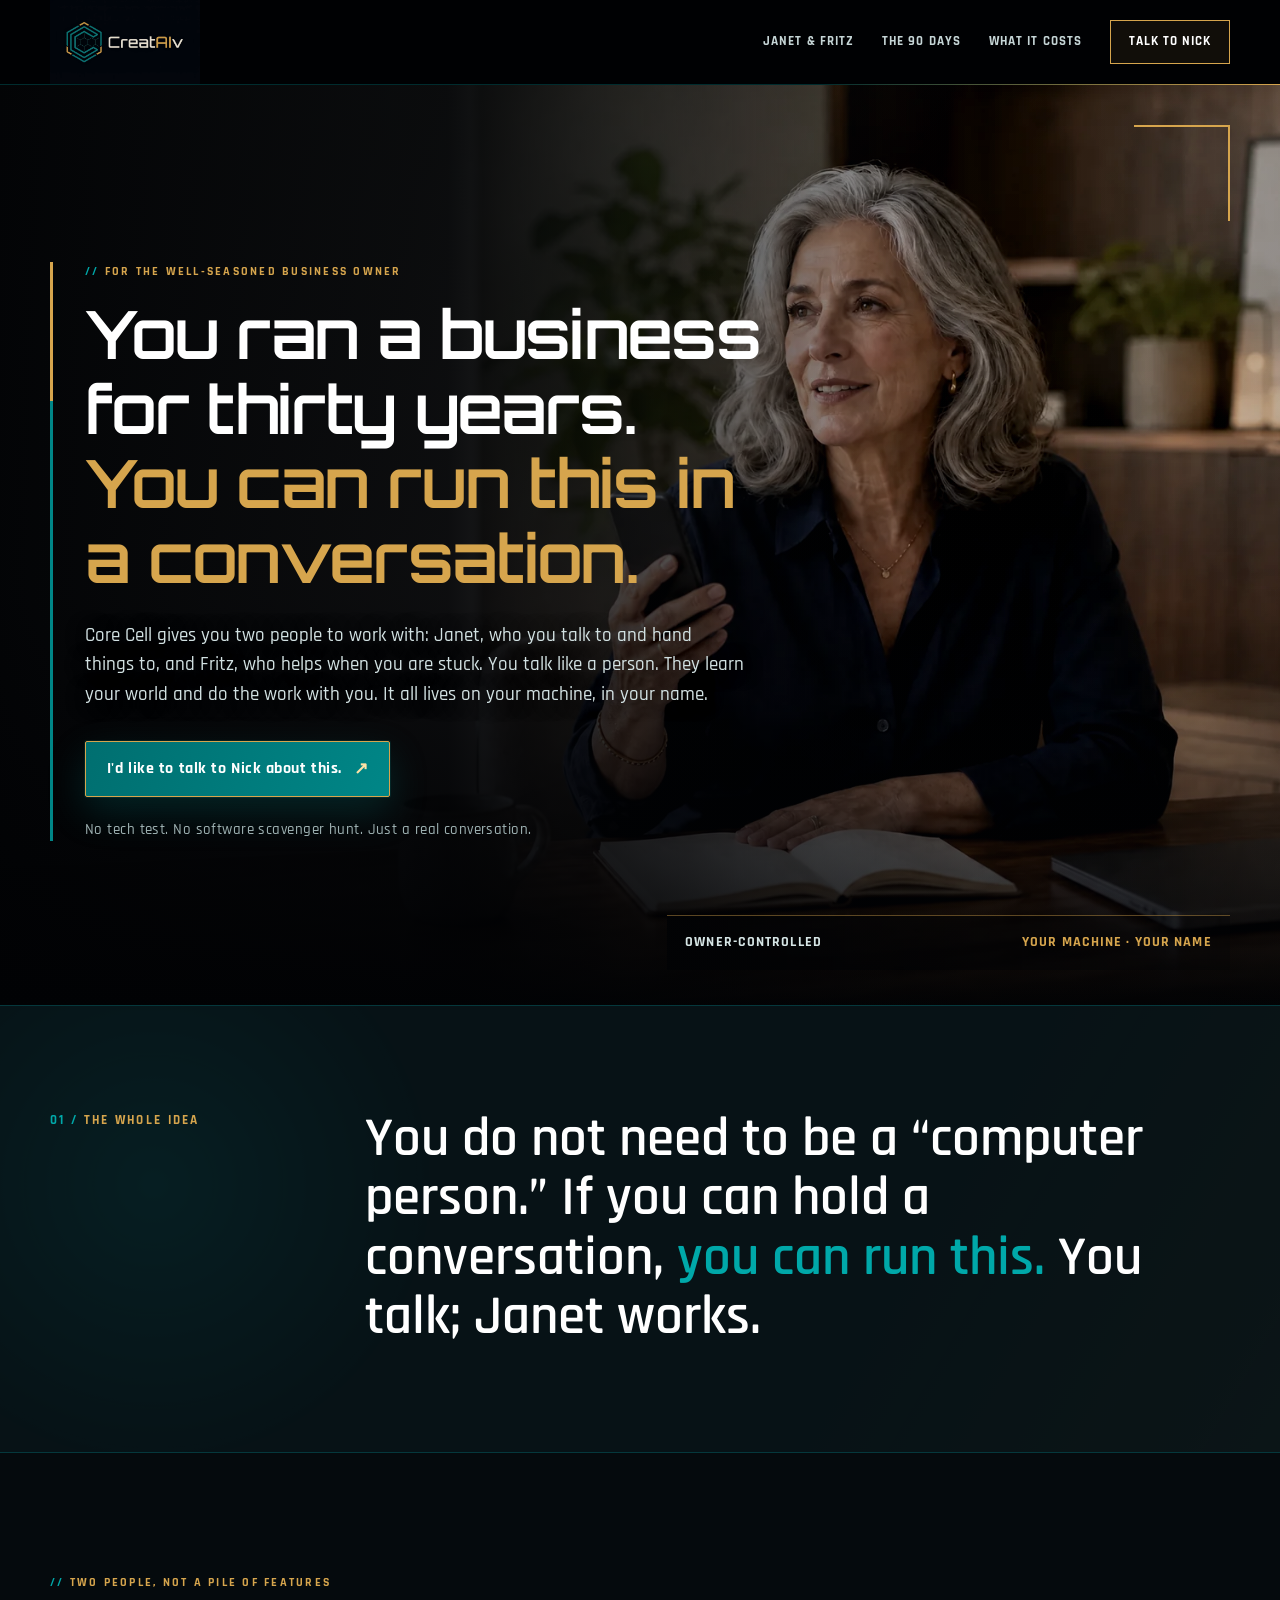
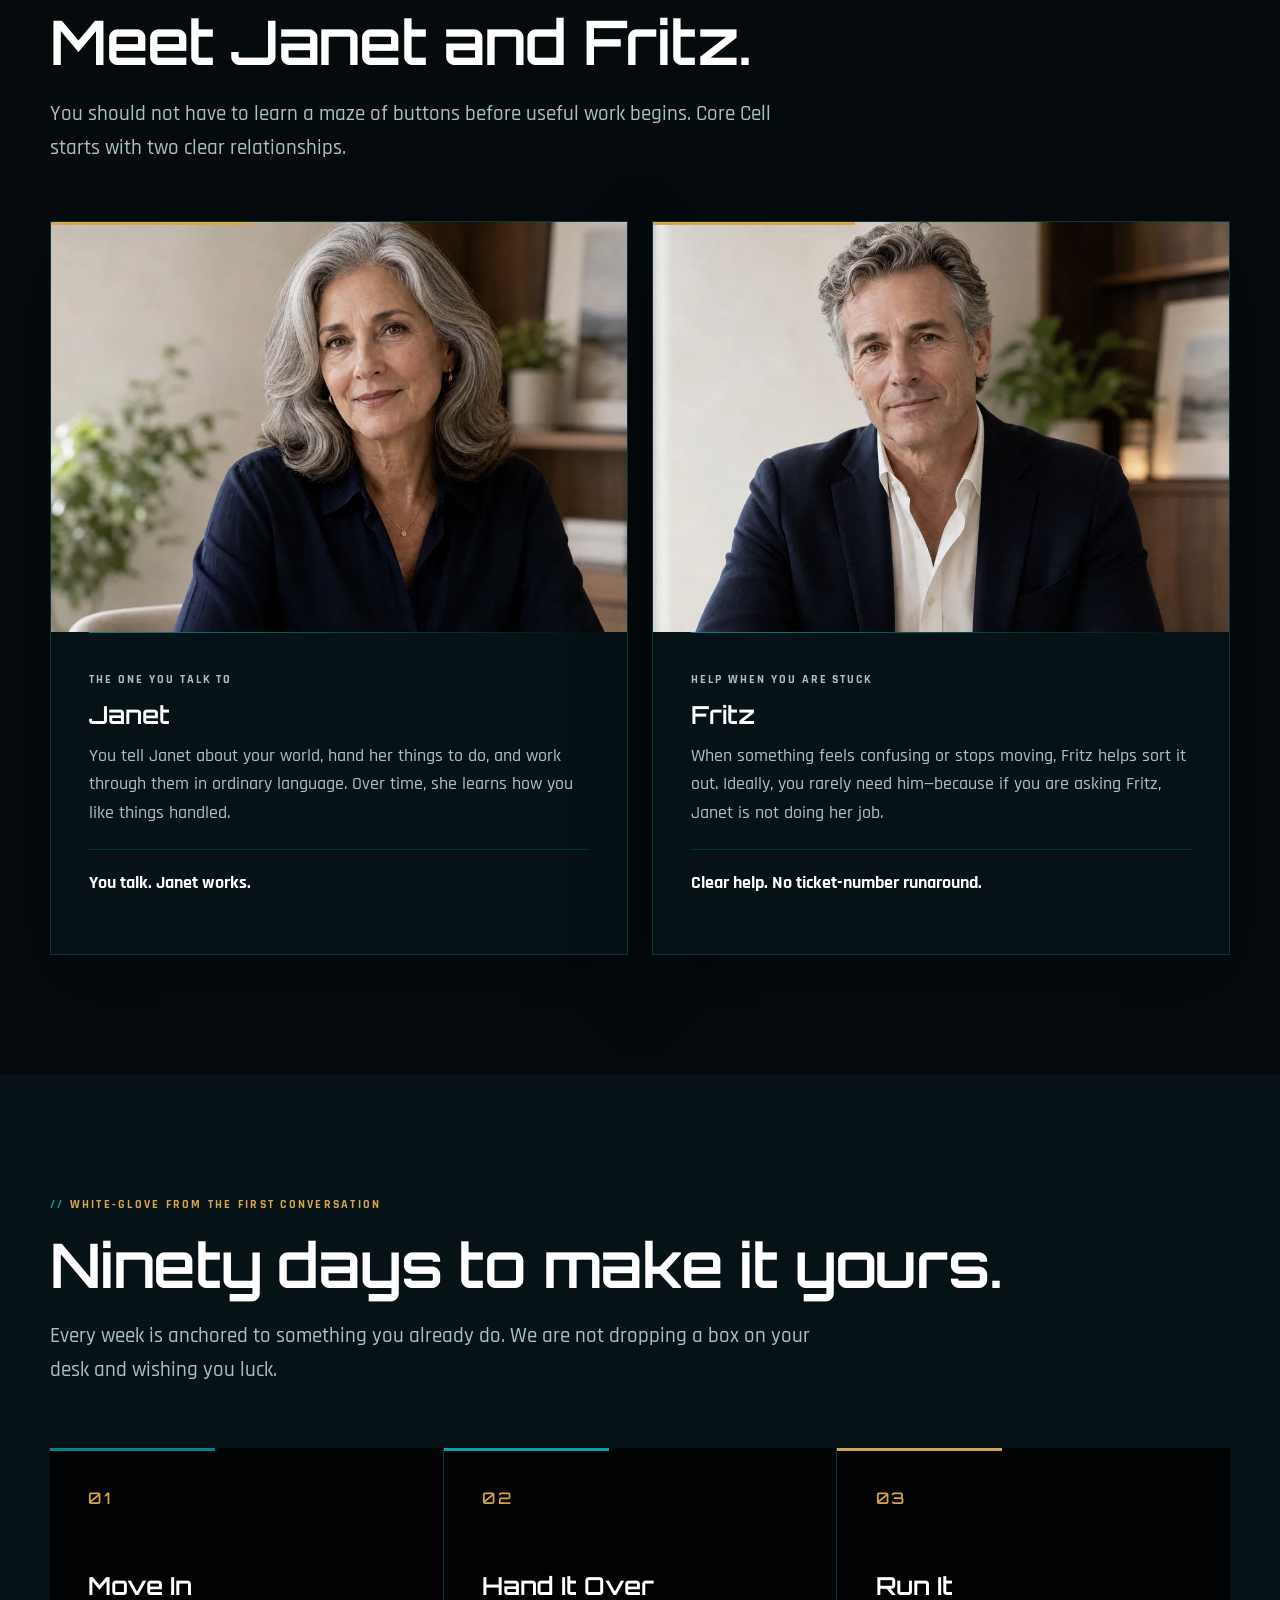
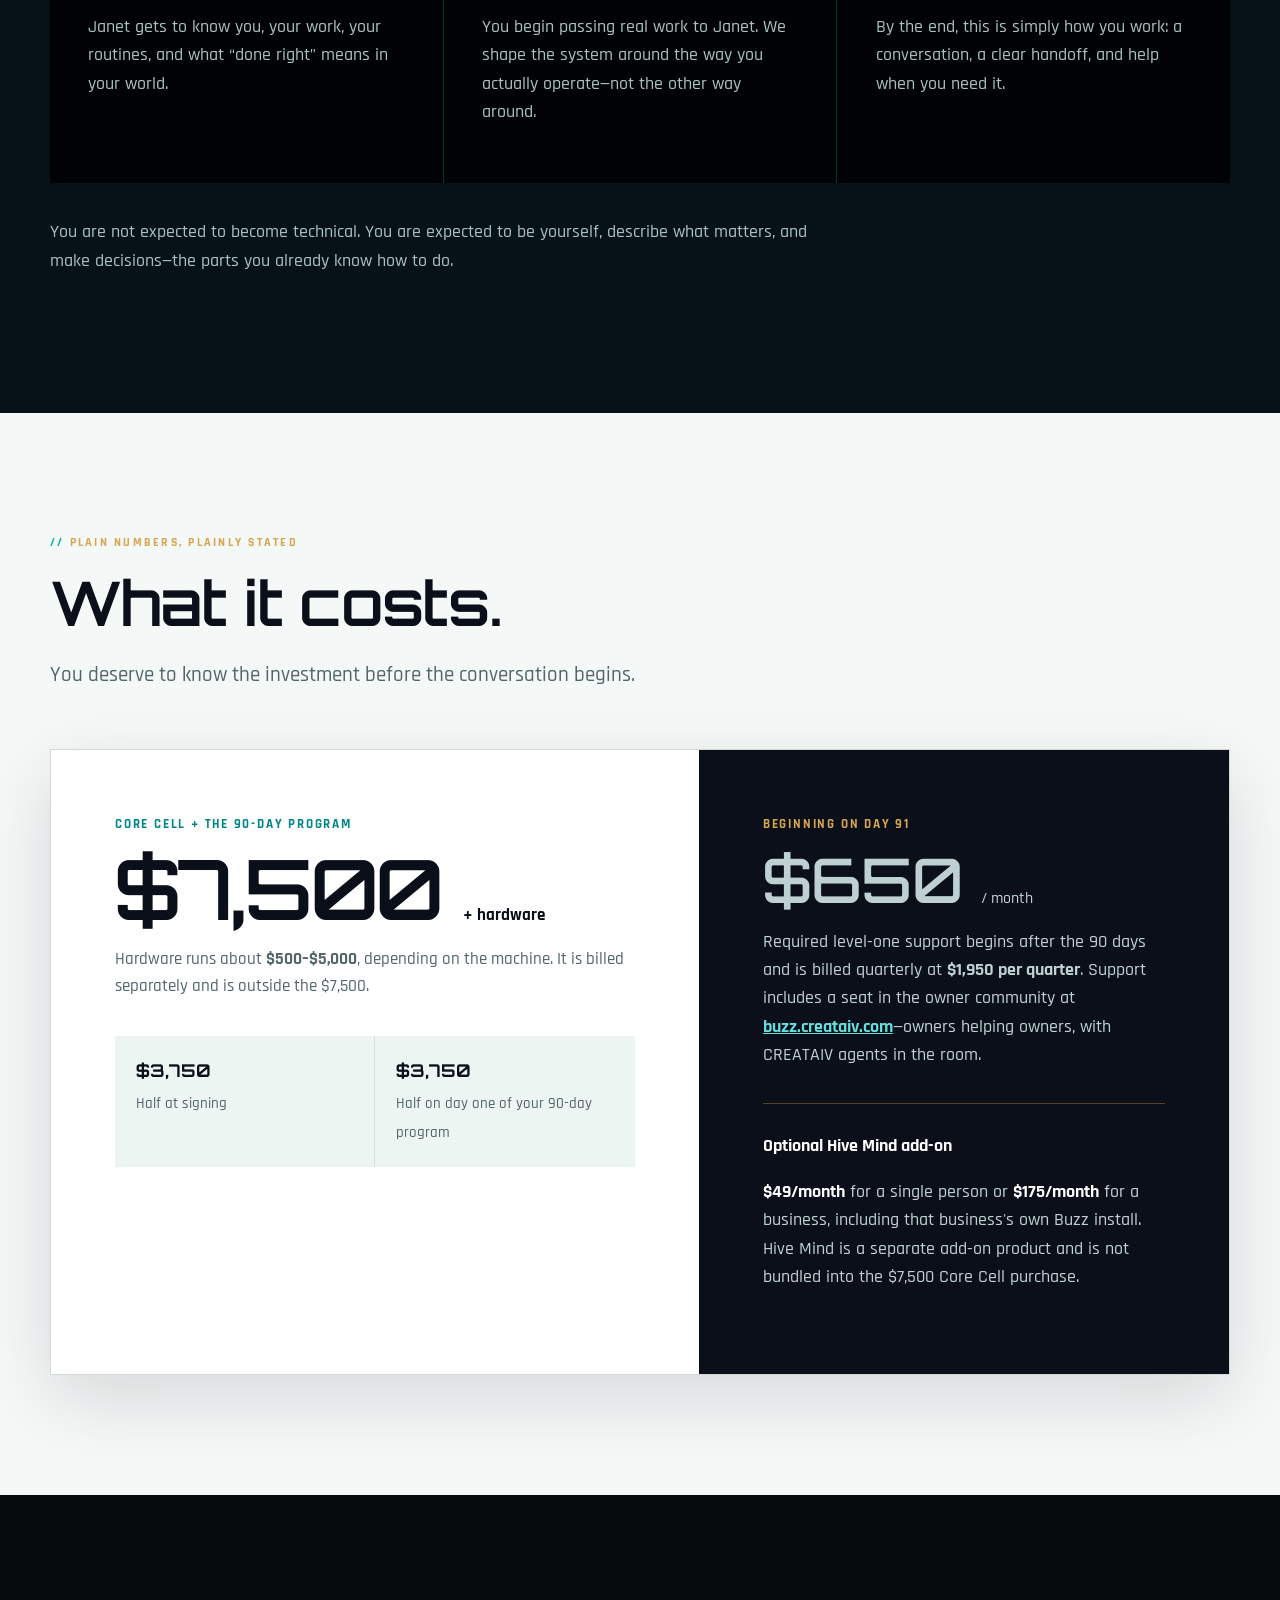
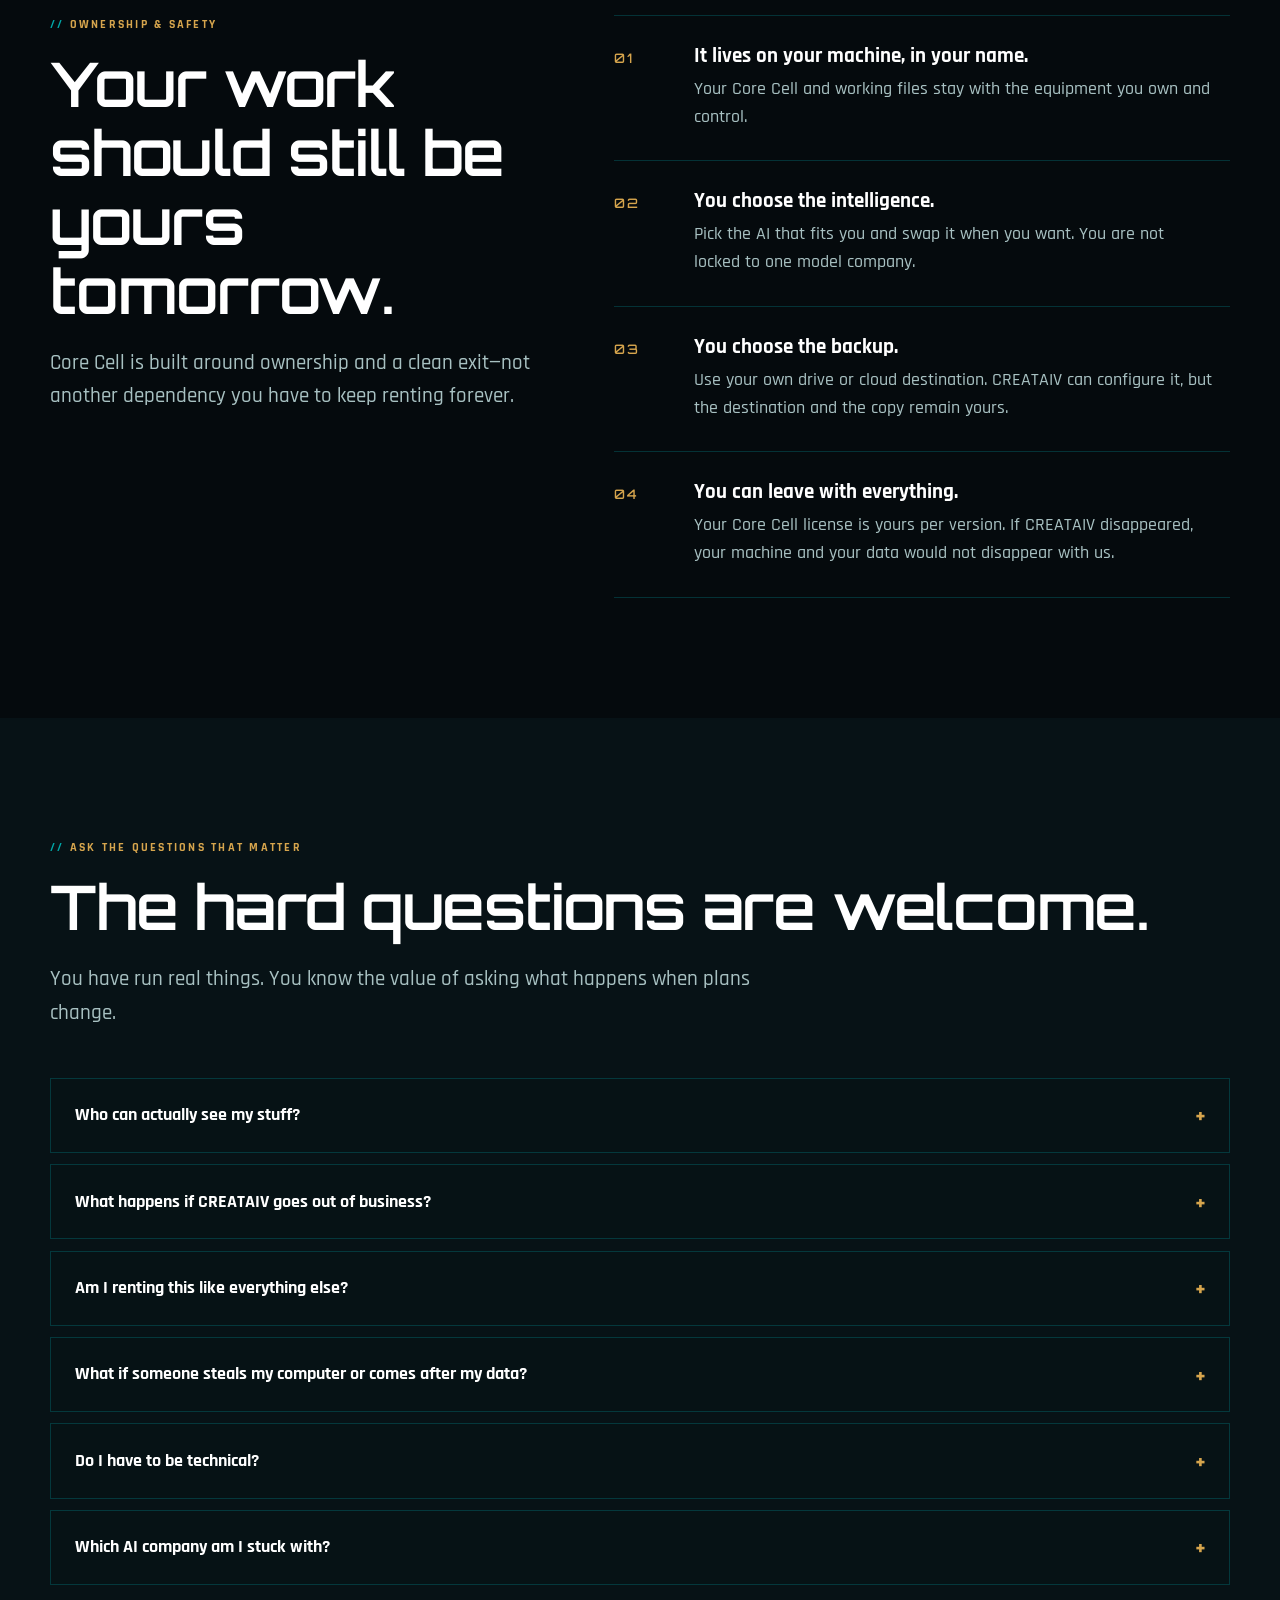
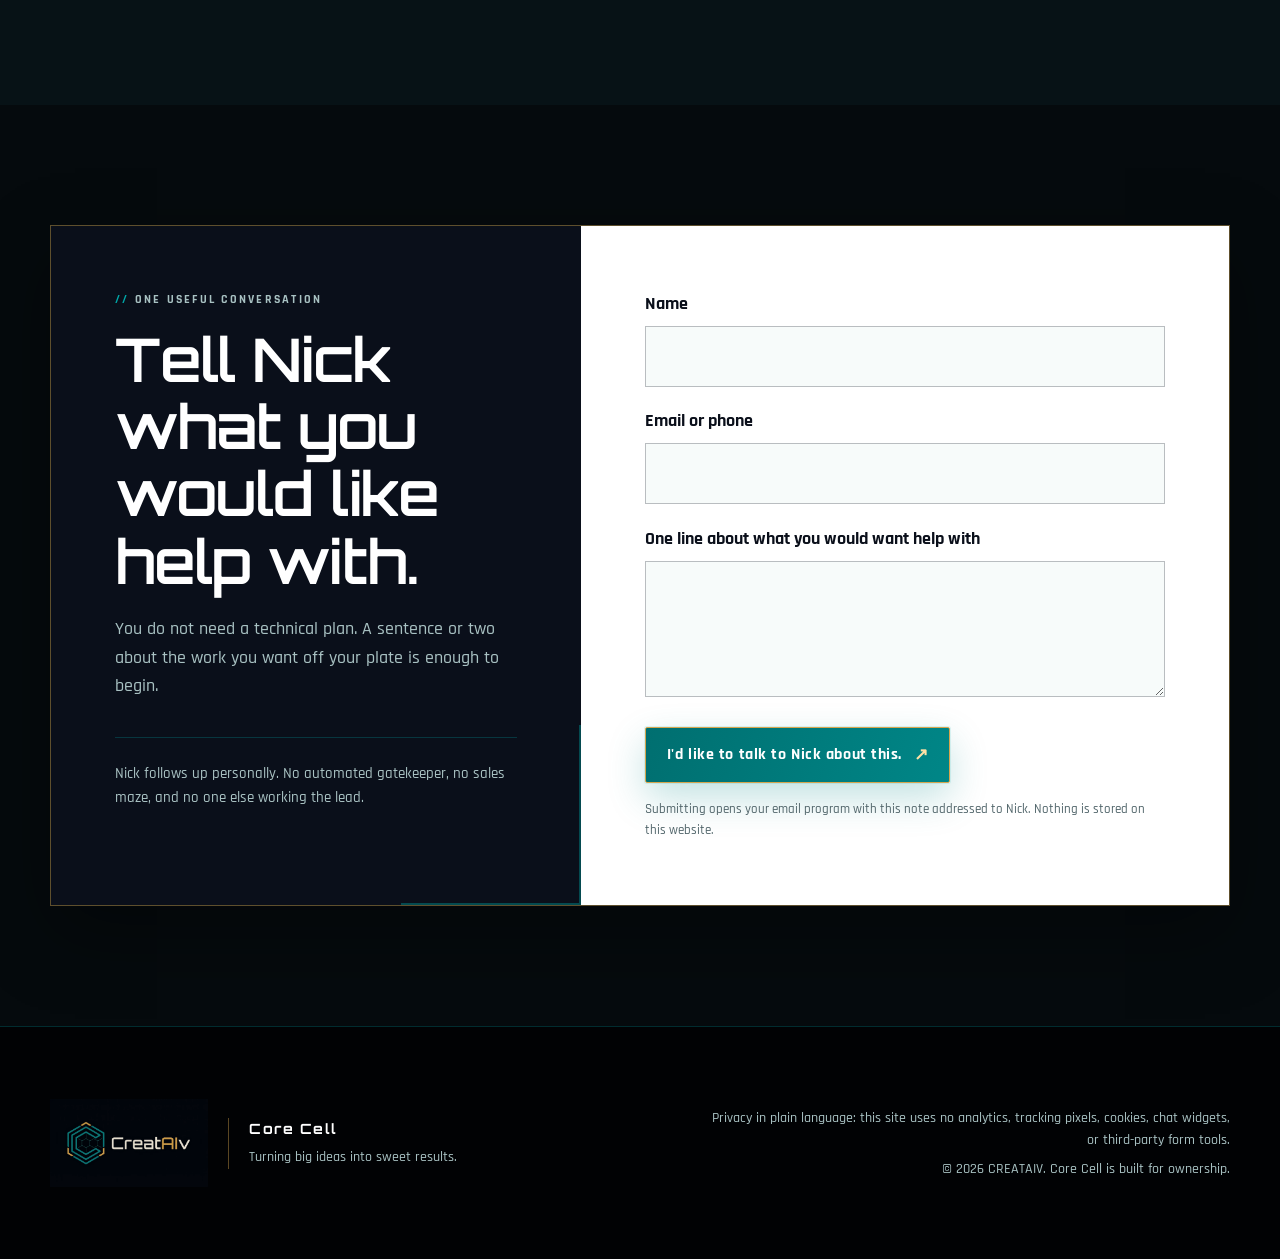
<file: index.html>
<!doctype html>
<!-- CreatAIv Christina microsite redesign v2.0 — 2026-07-25 -->
<html lang="en">
<head>
  <meta charset="utf-8">
  <meta name="viewport" content="width=device-width, initial-scale=1">
  <title>Core Cell for Well-Seasoned Business Owners | CREATAIV</title>
  <meta name="description" content="If you can hold a conversation, you can run Core Cell. Meet Janet and Fritz, keep your work on your machine, and own the way you use AI.">
  <link rel="canonical" href="https://retired.smb.creataiv.com/">
  <meta name="robots" content="index,follow">
  <meta property="og:type" content="website">
  <meta property="og:title" content="Core Cell for Well-Seasoned Business Owners | CREATAIV">
  <meta property="og:description" content="Two people to work with, a white-glove 90 days, and a system that lives on your machine, in your name.">
  <meta property="og:url" content="https://retired.smb.creataiv.com/">
  <meta property="og:image" content="https://retired.smb.creataiv.com/assets/og-preview.webp">
  <meta property="og:image:alt" content="CreatAIv Core Cell for well-seasoned business owners with a confident owner in conversation.">
  <meta name="twitter:card" content="summary_large_image">
  <meta name="twitter:title" content="Core Cell for Well-Seasoned Business Owners | CREATAIV">
  <meta name="twitter:description" content="If you can hold a conversation, you can run this.">
  <meta name="twitter:image" content="https://retired.smb.creataiv.com/assets/og-preview.webp">
  <link rel="icon" type="image/png" href="assets/favicon.png">
  <style>
    @font-face {
      font-family: "Orbitron";
      src: url("assets/fonts/Orbitron-Variable.ttf") format("truetype");
      font-weight: 400 900;
      font-style: normal;
      font-display: swap;
    }
    @font-face {
      font-family: "Rajdhani";
      src: url("assets/fonts/Rajdhani-Regular.ttf") format("truetype");
      font-weight: 400;
      font-style: normal;
      font-display: swap;
    }
    @font-face {
      font-family: "Rajdhani";
      src: url("assets/fonts/Rajdhani-Medium.ttf") format("truetype");
      font-weight: 500;
      font-style: normal;
      font-display: swap;
    }
    @font-face {
      font-family: "Rajdhani";
      src: url("assets/fonts/Rajdhani-SemiBold.ttf") format("truetype");
      font-weight: 600;
      font-style: normal;
      font-display: swap;
    }
    @font-face {
      font-family: "Rajdhani";
      src: url("assets/fonts/Rajdhani-Bold.ttf") format("truetype");
      font-weight: 700;
      font-style: normal;
      font-display: swap;
    }

    :root {
      --space: #010204;
      --space-soft: #050a0d;
      --panel: #071216;
      --panel-raised: #0a191e;
      --teal: #008687;
      --cyan: #00a8a9;
      --gold: #d6a54d;
      --white: #ffffff;
      --light: #f4f8f7;
      --charcoal: #0a0f1a;
      --muted: #a8c1c2;
      --muted-dark: #52666b;
      --line: rgba(0, 168, 169, 0.26);
      --line-gold: rgba(214, 165, 77, 0.42);
      --max: 1180px;
      --shadow: 0 28px 70px rgba(0, 0, 0, 0.34);
    }

    *, *::before, *::after { box-sizing: border-box; }
    html { scroll-behavior: smooth; background: var(--space); }
    body {
      margin: 0;
      color: var(--white);
      background:
        linear-gradient(rgba(0, 168, 169, 0.035) 1px, transparent 1px),
        linear-gradient(90deg, rgba(0, 168, 169, 0.035) 1px, transparent 1px),
        var(--space);
      background-size: 80px 80px;
      font-family: "Rajdhani", "Arial Narrow", Arial, sans-serif;
      font-size: 18px;
      font-weight: 500;
      line-height: 1.58;
      -webkit-font-smoothing: antialiased;
    }
    img { display: block; max-width: 100%; }
    a { color: inherit; }
    button, input, textarea { font: inherit; }
    ::selection { color: var(--space); background: var(--gold); }
    :focus-visible { outline: 3px solid var(--gold); outline-offset: 4px; }

    .skip-link {
      position: fixed;
      z-index: 100;
      top: 1rem;
      left: 1rem;
      padding: 0.75rem 1rem;
      color: var(--space);
      background: var(--gold);
      font-weight: 700;
      text-decoration: none;
      transform: translateY(-180%);
      transition: transform 160ms ease;
    }
    .skip-link:focus { transform: translateY(0); }

    .shell { width: min(var(--max), calc(100% - 2.5rem)); margin: 0 auto; }
    .section { position: relative; padding: 7.5rem 0; }
    .section--light { color: var(--charcoal); background: var(--light); }
    .section--dark { background: var(--space-soft); }
    .section--panel { background: var(--panel); }

    .site-header {
      position: sticky;
      z-index: 40;
      top: 0;
      border-bottom: 1px solid var(--line);
      background: rgba(1, 2, 4, 0.94);
      backdrop-filter: blur(18px);
    }
    .site-header::after {
      content: "";
      position: absolute;
      right: 0;
      bottom: -1px;
      width: min(38vw, 460px);
      height: 1px;
      background: linear-gradient(90deg, transparent, var(--gold));
    }
    .nav-shell {
      width: min(var(--max), calc(100% - 2.5rem));
      min-height: 84px;
      margin: 0 auto;
      display: flex;
      align-items: center;
      justify-content: space-between;
      gap: 2rem;
    }
    .brand { display: inline-flex; align-items: center; text-decoration: none; }
    .brand-desktop { width: 150px; height: auto; }
    .brand-mobile { display: none; align-items: center; gap: 0.7rem; }
    .brand-mobile img { width: 44px; height: 44px; object-fit: cover; }
    .brand-mobile span { font-family: "Orbitron", sans-serif; font-size: 0.88rem; letter-spacing: 0.12em; }
    .nav-links { display: flex; align-items: center; gap: 1.75rem; }
    .nav-links a {
      color: #c5d5d6;
      font-size: 0.84rem;
      font-weight: 700;
      letter-spacing: 0.08em;
      text-decoration: none;
      text-transform: uppercase;
    }
    .nav-links a:hover { color: var(--white); }
    .nav-links .nav-action {
      min-height: 44px;
      padding: 0.64rem 1.1rem;
      border: 1px solid var(--gold);
      color: var(--white);
      background: rgba(214, 165, 77, 0.08);
    }
    .nav-links .nav-action:hover { color: var(--space); background: var(--gold); }

    main { overflow: hidden; }
    .eyebrow {
      margin: 0 0 1rem;
      color: var(--gold);
      font-size: 0.78rem;
      font-weight: 700;
      letter-spacing: 0.18em;
      text-transform: uppercase;
    }
    .eyebrow::before { content: "// "; color: var(--cyan); }
    h1, h2, h3 {
      margin-top: 0;
      font-family: "Orbitron", sans-serif;
      font-weight: 600;
      line-height: 1.12;
    }
    h1 { letter-spacing: -0.025em; }
    h2 { margin-bottom: 1.25rem; font-size: clamp(2.25rem, 4.8vw, 4.35rem); letter-spacing: -0.02em; }
    h3 { margin-bottom: 0.8rem; font-size: clamp(1.2rem, 2vw, 1.55rem); }
    p { margin-top: 0; }
    .lede { max-width: 760px; color: var(--muted); font-size: clamp(1.13rem, 1.8vw, 1.32rem); line-height: 1.6; }
    .section--light .lede { color: var(--muted-dark); }

    .button {
      display: inline-flex;
      min-height: 56px;
      align-items: center;
      justify-content: center;
      gap: 0.75rem;
      padding: 0.85rem 1.3rem;
      border: 1px solid var(--gold);
      border-radius: 2px;
      color: var(--white);
      background: linear-gradient(110deg, #006f70, var(--teal));
      box-shadow: 0 0 0 1px rgba(0, 168, 169, 0.12), 0 15px 38px rgba(0, 134, 135, 0.24);
      font-family: "Rajdhani", sans-serif;
      font-size: 1rem;
      font-weight: 700;
      letter-spacing: 0.035em;
      text-align: center;
      text-decoration: none;
      cursor: pointer;
      transition: transform 160ms ease, background 160ms ease, box-shadow 160ms ease;
    }
    .button:hover { transform: translateY(-2px); background: var(--cyan); box-shadow: 0 18px 45px rgba(0, 168, 169, 0.3); }
    .button::after { content: "↗"; color: #ffe2a6; font-size: 1.05rem; }

    .hero {
      position: relative;
      isolation: isolate;
      display: grid;
      min-height: clamp(760px, 74vw, 920px);
      overflow: hidden;
      align-items: center;
      padding: clamp(7rem, 10vw, 10rem) 0 clamp(7rem, 9vw, 9rem);
      background: var(--space);
    }
    .hero::after {
      content: "";
      position: absolute;
      z-index: 1;
      top: 2.5rem;
      right: max(1.5rem, calc((100vw - var(--max)) / 2));
      width: 96px;
      height: 96px;
      border-top: 2px solid var(--gold);
      border-right: 2px solid var(--gold);
      pointer-events: none;
    }
    .hero-backdrop {
      position: absolute;
      z-index: -2;
      inset: 0;
      overflow: hidden;
      background: var(--space);
    }
    .hero-backdrop::after {
      content: "";
      position: absolute;
      inset: 0;
      background:
        linear-gradient(90deg, rgba(1, 2, 4, 0.99) 0%, rgba(1, 2, 4, 0.94) 35%, rgba(1, 2, 4, 0.64) 53%, rgba(1, 2, 4, 0.12) 76%, rgba(1, 2, 4, 0.18) 100%),
        linear-gradient(0deg, rgba(1, 2, 4, 0.98) 0%, rgba(1, 2, 4, 0.06) 44%),
        linear-gradient(135deg, rgba(0, 134, 135, 0.18), transparent 45%);
      pointer-events: none;
    }
    .hero-backdrop picture, .hero-backdrop img { display: block; width: 100%; height: 100%; }
    .hero-backdrop img { object-fit: cover; object-position: 70% top; filter: saturate(0.82) contrast(1.04); }
    .hero-grid { position: relative; z-index: 2; }
    .hero-copy { position: relative; max-width: min(720px, 58vw); padding-left: 2rem; border-left: 3px solid var(--teal); }
    .hero-copy::before { content: ""; position: absolute; left: -3px; top: 0; width: 3px; height: 24%; background: var(--gold); }
    .hero h1 { max-width: 720px; margin-bottom: 1.6rem; font-size: clamp(3rem, 5.2vw, 5.3rem); }
    .hero h1 span { display: block; color: var(--gold); }
    .hero-subhead { max-width: 660px; margin-bottom: 2rem; color: #d2e1e2; font-size: clamp(1.08rem, 1.45vw, 1.24rem); text-shadow: 0 2px 20px rgba(1, 2, 4, 0.7); }
    .hero-note { margin: 1.3rem 0 0; color: #9db0b1; font-size: 0.92rem; letter-spacing: 0.03em; }
    .owner-signal {
      position: absolute;
      z-index: 3;
      right: max(1.5rem, calc((100vw - var(--max)) / 2));
      bottom: 2.2rem;
      width: min(36rem, 44vw);
      display: flex;
      align-items: center;
      justify-content: space-between;
      gap: 1rem;
      padding: 1rem 1.15rem;
      border-top: 1px solid var(--line-gold);
      background: linear-gradient(90deg, rgba(1, 2, 4, 0.88), rgba(1, 2, 4, 0.28));
      color: #d6e5e5;
      font-size: 0.86rem;
      font-weight: 700;
      letter-spacing: 0.08em;
      text-transform: uppercase;
    }
    .owner-signal span:last-child { color: var(--gold); }

    .reassurance { position: relative; padding: 6.5rem 0; border-block: 1px solid var(--line); background: var(--panel); }
    .reassurance::before {
      content: "";
      position: absolute;
      inset: 0;
      opacity: 0.22;
      background:
        radial-gradient(circle at 12% 40%, rgba(0, 168, 169, 0.38), transparent 25%),
        linear-gradient(120deg, transparent 62%, rgba(214, 165, 77, 0.1));
    }
    .reassurance .shell { position: relative; display: grid; grid-template-columns: 0.45fr 1.55fr; gap: 4rem; align-items: start; }
    .reassurance-label { color: var(--gold); font-size: 0.8rem; font-weight: 700; letter-spacing: 0.18em; text-transform: uppercase; }
    .reassurance-label::before { content: "01 / "; color: var(--cyan); }
    .reassurance blockquote { margin: 0; color: var(--white); font-size: clamp(2.15rem, 4.3vw, 4.35rem); font-weight: 600; line-height: 1.08; }
    .reassurance blockquote em { color: var(--cyan); font-style: normal; }

    .people-grid { margin-top: 3.5rem; display: grid; grid-template-columns: repeat(2, minmax(0, 1fr)); gap: 1.5rem; }
    .person-card { position: relative; overflow: hidden; border: 1px solid var(--line); background: var(--panel); box-shadow: var(--shadow); }
    .person-card::before { content: ""; position: absolute; z-index: 2; top: 0; left: 0; width: 35%; height: 3px; background: var(--gold); }
    .person-card img { width: 100%; height: 410px; object-fit: cover; object-position: center 25%; filter: saturate(0.76); }
    .person-copy { position: relative; padding: 2.4rem; }
    .person-copy::before { content: ""; position: absolute; top: 0; right: 2.4rem; left: 2.4rem; height: 1px; background: linear-gradient(90deg, var(--teal), transparent); }
    .person-role { margin-bottom: 0.75rem; color: var(--gold); font-size: 0.76rem; font-weight: 700; letter-spacing: 0.16em; text-transform: uppercase; }
    .person-copy p { color: var(--muted); }
    .person-aside { margin-top: 1.35rem; padding-top: 1.2rem; border-top: 1px solid var(--line); color: var(--white) !important; font-weight: 700; }

    .steps { position: relative; margin-top: 3.8rem; display: grid; grid-template-columns: repeat(3, 1fr); gap: 1px; background: var(--line); counter-reset: steps; }
    .step { position: relative; min-height: 310px; padding: 2.4rem; background: var(--space); counter-increment: steps; }
    .step::before { content: "0" counter(steps); display: block; margin-bottom: 3.8rem; color: var(--gold); font-family: "Orbitron", sans-serif; font-size: 1rem; letter-spacing: 0.16em; }
    .step::after { content: ""; position: absolute; top: 0; left: 0; width: 42%; height: 3px; background: var(--teal); }
    .step:nth-child(2)::after { background: var(--cyan); }
    .step:nth-child(3)::after { background: var(--gold); }
    .step h3 { color: var(--white); }
    .step p { color: var(--muted); }
    .timeline-note { max-width: 780px; margin-top: 2.2rem; color: var(--muted); }

    .pricing-layout { margin-top: 3.6rem; display: grid; grid-template-columns: minmax(0, 1.1fr) minmax(340px, 0.9fr); gap: 0; border: 1px solid rgba(10, 15, 26, 0.14); box-shadow: 0 24px 70px rgba(10, 15, 26, 0.13); }
    .price-main, .price-support { padding: clamp(2.5rem, 5vw, 4.5rem); }
    .price-main { background: var(--white); }
    .price-support { color: var(--white); background: var(--charcoal); }
    .price-kicker { color: var(--teal); font-size: 0.8rem; font-weight: 700; letter-spacing: 0.14em; text-transform: uppercase; }
    .price-number { margin: 0.7rem 0 1rem; font-family: "Orbitron", sans-serif; font-size: clamp(3.2rem, 6.5vw, 6.1rem); font-weight: 600; line-height: 1; letter-spacing: -0.04em; }
    .price-number small { display: inline-block; font-family: "Rajdhani", sans-serif; font-size: 1.05rem; font-weight: 700; letter-spacing: 0; }
    .price-summary { max-width: 650px; color: var(--muted-dark); font-size: 1.08rem; }
    .payment-row { margin-top: 2.2rem; display: grid; grid-template-columns: repeat(2, 1fr); gap: 1px; background: rgba(10, 15, 26, 0.14); }
    .payment-cell { padding: 1.3rem; background: #edf5f3; }
    .payment-cell strong { display: block; margin-bottom: 0.3rem; color: var(--charcoal); font-family: "Orbitron", sans-serif; font-size: 1.1rem; }
    .payment-cell span { color: var(--muted-dark); font-size: 0.93rem; }
    .price-support .price-kicker { color: var(--gold); }
    .support-price { margin: 0.9rem 0 1.1rem; font-family: "Orbitron", sans-serif; font-size: clamp(2.7rem, 4.8vw, 4.5rem); line-height: 1; }
    .support-price small { font-family: "Rajdhani", sans-serif; font-size: 1rem; }
    .price-support p { color: #bed0d1; }
    .price-support a { color: #66dddc; font-weight: 700; }
    .hive { margin-top: 2.1rem; padding-top: 1.7rem; border-top: 1px solid rgba(214, 165, 77, 0.36); }
    .hive strong { color: var(--white); }

    .ownership-grid { display: grid; grid-template-columns: 0.88fr 1.12fr; gap: 5rem; align-items: start; }
    .ownership-statement { position: sticky; top: 126px; }
    .truth-list { display: grid; }
    .truth-item { position: relative; padding: 1.8rem 1rem 1.8rem 5rem; border-top: 1px solid var(--line); }
    .truth-item:last-child { border-bottom: 1px solid var(--line); }
    .truth-item::before { content: "0" counter(truth); position: absolute; left: 0; top: 2rem; color: var(--gold); font-family: "Orbitron", sans-serif; font-size: 0.82rem; letter-spacing: 0.12em; }
    .truth-list { counter-reset: truth; }
    .truth-item { counter-increment: truth; }
    .truth-item h3 { margin-bottom: 0.42rem; color: var(--white); font-family: "Rajdhani", sans-serif; font-size: 1.3rem; font-weight: 700; }
    .truth-item p { margin: 0; color: var(--muted); }

    .questions { display: grid; gap: 0.7rem; margin-top: 3rem; }
    details { border: 1px solid var(--line); background: rgba(7, 18, 22, 0.8); }
    summary { position: relative; padding: 1.4rem 4.2rem 1.4rem 1.5rem; color: var(--white); font-weight: 700; cursor: pointer; list-style: none; }
    summary::-webkit-details-marker { display: none; }
    summary::after { content: "+"; position: absolute; right: 1.5rem; top: 50%; color: var(--gold); font-family: "Orbitron", sans-serif; font-size: 1.25rem; transform: translateY(-50%); }
    details[open] { border-color: var(--line-gold); }
    details[open] summary::after { content: "−"; }
    details p { max-width: 860px; margin: 0; padding: 0 1.5rem 1.6rem; color: var(--muted); }

    .contact-wrap { display: grid; grid-template-columns: 0.9fr 1.1fr; overflow: hidden; border: 1px solid var(--line-gold); background: var(--panel); box-shadow: var(--shadow); }
    .contact-copy { position: relative; padding: clamp(2.7rem, 5vw, 5.2rem); background: var(--charcoal); }
    .contact-copy::after { content: ""; position: absolute; right: 0; bottom: 0; width: 180px; height: 180px; border-right: 2px solid var(--teal); border-bottom: 2px solid var(--teal); opacity: 0.5; }
    .contact-copy h2 { font-size: clamp(2.35rem, 4.7vw, 4.2rem); }
    .contact-copy p { color: var(--muted); }
    .low-pressure { margin-top: 2.3rem; padding-top: 1.5rem; border-top: 1px solid var(--line); font-size: 0.95rem; }
    .contact-form { padding: clamp(2.7rem, 5vw, 5.2rem); color: var(--charcoal); background: var(--white); }
    .field { margin-bottom: 1.3rem; }
    label { display: block; margin-bottom: 0.46rem; color: var(--charcoal); font-weight: 700; }
    input, textarea {
      width: 100%;
      border: 1px solid rgba(10, 15, 26, 0.26);
      border-radius: 0;
      padding: 0.95rem 1rem;
      color: var(--charcoal);
      background: #f7fbfa;
    }
    input:focus, textarea:focus { border-color: var(--teal); outline: 3px solid rgba(0, 134, 135, 0.13); }
    textarea { min-height: 136px; resize: vertical; }
    .form-note { margin: 1rem 0 0; color: var(--muted-dark); font-size: 0.84rem; }

    .site-footer { padding: 4.5rem 0; border-top: 1px solid var(--line); color: var(--muted); background: var(--space); }
    .footer-grid { display: grid; grid-template-columns: 1.15fr 1fr; gap: 4rem; align-items: end; }
    .footer-brand { display: flex; align-items: center; gap: 1.25rem; }
    .footer-brand img { width: 158px; height: auto; }
    .footer-product { padding-left: 1.25rem; border-left: 1px solid var(--line-gold); }
    .footer-product strong { display: block; color: var(--white); font-family: "Orbitron", sans-serif; font-size: 0.88rem; letter-spacing: 0.11em; }
    .footer-product span { display: block; margin-top: 0.35rem; color: var(--muted); font-size: 0.9rem; }
    .footer-note { text-align: right; font-size: 0.86rem; }
    .footer-note p { margin-bottom: 0.45rem; }

    html.js .reveal { opacity: 0; transform: translateY(22px); transition: opacity 620ms ease, transform 620ms ease; }
    html.js .reveal.is-visible { opacity: 1; transform: translateY(0); }

    @media (max-width: 1020px) {
      .nav-links a:not(.nav-action) { display: none; }
      .hero { min-height: 760px; }
      .hero-copy { max-width: min(640px, 68vw); }
      .hero-backdrop img { object-position: 68% top; }
      .owner-signal { width: min(31rem, 48vw); }
      .reassurance .shell, .ownership-grid, .contact-wrap { grid-template-columns: 1fr; }
      .reassurance .shell { gap: 1.8rem; }
      .people-grid { grid-template-columns: 1fr; }
      .person-card { display: grid; grid-template-columns: 0.8fr 1.2fr; }
      .person-card img { height: 100%; min-height: 430px; }
      .pricing-layout { grid-template-columns: 1fr; }
      .ownership-statement { position: static; }
    }

    @media (max-width: 720px) {
      body { font-size: 16px; background-size: 54px 54px; }
      .shell { width: min(100% - 1.5rem, var(--max)); }
      .section { padding: 5.4rem 0; }
      .nav-shell { width: min(100% - 1.5rem, var(--max)); min-height: 70px; }
      .brand-desktop { display: none; }
      .brand-mobile { display: inline-flex; }
      .nav-links .nav-action { padding: 0.58rem 0.8rem; font-size: 0.75rem; }
      .hero { min-height: 920px; align-items: start; padding: 0; }
      .hero::after { top: 1.5rem; right: 1.5rem; width: 74px; height: 74px; }
      .hero-backdrop::after {
        background:
          linear-gradient(180deg, rgba(1, 2, 4, 0.02) 0%, rgba(1, 2, 4, 0.03) 35%, rgba(1, 2, 4, 0.68) 54%, rgba(1, 2, 4, 0.98) 68%, #010204 100%),
          linear-gradient(90deg, rgba(0, 134, 135, 0.14), transparent 58%);
      }
      .hero-backdrop picture { position: absolute; top: 0; left: 50%; width: 125vw; height: auto; transform: translateX(-50%); }
      .hero-backdrop img { width: 100%; height: auto; object-fit: contain; object-position: center top; }
      .hero-grid { width: min(100% - 1.5rem, var(--max)); }
      .hero-copy { max-width: none; min-height: 920px; padding: clamp(24rem, 112vw, 28rem) 1.25rem 8rem; border-left: 3px solid var(--teal); }
      .hero-copy::before { height: 36%; }
      .hero h1 { font-size: clamp(2.5rem, 11.5vw, 3.7rem); }
      .hero h1 span { margin-top: 0.3rem; }
      .owner-signal { right: 1.25rem; bottom: 1.5rem; left: 1.25rem; width: auto; font-size: 0.73rem; }
      .button { width: 100%; }
      .reassurance blockquote { font-size: clamp(2rem, 9.2vw, 3.15rem); }
      .person-card { display: block; }
      .person-card img { height: auto; min-height: 0; aspect-ratio: 4 / 3; object-position: center 23%; }
      .person-copy { padding: 2rem 1.35rem; }
      .steps { grid-template-columns: 1fr; gap: 1px; }
      .step { min-height: 0; padding: 2rem 1.35rem; }
      .step::before { margin-bottom: 2rem; }
      .pricing-layout { margin-top: 2.6rem; }
      .price-main, .price-support, .contact-copy, .contact-form { padding: 2.2rem 1.35rem; }
      .payment-row { grid-template-columns: 1fr; }
      .price-number { font-size: clamp(2.8rem, 14vw, 4.3rem); }
      .truth-item { padding-left: 4rem; }
      .footer-grid { grid-template-columns: 1fr; gap: 2.5rem; }
      .footer-brand { align-items: flex-start; }
      .footer-brand img { width: 118px; }
      .footer-note { text-align: left; }
    }

    @media (max-width: 410px) {
      .brand-mobile span { display: none; }
      .hero, .hero-copy { min-height: 900px; }
      .hero-copy { padding-top: clamp(23rem, 116vw, 25rem); }
      .owner-signal { display: block; }
      .owner-signal span { display: block; }
      .owner-signal span + span { margin-top: 0.3rem; }
      .footer-brand { display: grid; }
      .footer-product { padding: 1rem 0 0; border-top: 1px solid var(--line-gold); border-left: 0; }
    }

    @media (prefers-reduced-motion: reduce) {
      html { scroll-behavior: auto; }
      *, *::before, *::after { transition-duration: 0.01ms !important; animation-duration: 0.01ms !important; animation-iteration-count: 1 !important; }
    }
  </style>
  <script>document.documentElement.classList.add('js');</script>
</head>
<body>
  <a class="skip-link" href="#main">Skip to the main content</a>

  <header class="site-header">
    <div class="nav-shell">
      <a class="brand" href="#top" aria-label="CREATAIV Core Cell home">
        <img class="brand-desktop" src="assets/creataiv-horizontal.webp" width="2048" height="1143" alt="CreatAIv">
        <span class="brand-mobile">
          <img src="assets/creataiv-icon.webp" width="640" height="640" alt="CreatAIv icon">
          <span>Core Cell</span>
        </span>
      </a>
      <nav class="nav-links" aria-label="Main navigation">
        <a href="#people">Janet &amp; Fritz</a>
        <a href="#ninety-days">The 90 days</a>
        <a href="#cost">What it costs</a>
        <a class="nav-action" href="#contact">Talk to Nick</a>
      </nav>
    </div>
  </header>

  <main id="main">
    <section class="hero" id="top" aria-labelledby="hero-title">
      <div class="hero-backdrop">
        <picture>
          <source media="(max-width: 760px)" srcset="assets/hero-owner-mobile.webp" width="1080" height="982">
          <img src="assets/hero-owner.webp" width="1920" height="1080" fetchpriority="high" alt="A confident, well-seasoned business owner having a relaxed conversation at her desk">
        </picture>
      </div>
      <div class="shell hero-grid">
        <div class="hero-copy">
          <p class="eyebrow">For the well-seasoned business owner</p>
          <h1 id="hero-title">You ran a business for thirty years. <span>You can run this in a conversation.</span></h1>
          <p class="hero-subhead">Core Cell gives you two people to work with: Janet, who you talk to and hand things to, and Fritz, who helps when you are stuck. You talk like a person. They learn your world and do the work with you. It all lives on your machine, in your name.</p>
          <a class="button" href="#contact">I'd like to talk to Nick about this.</a>
          <p class="hero-note">No tech test. No software scavenger hunt. Just a real conversation.</p>
        </div>
      </div>
      <div class="owner-signal"><span>Owner-controlled</span><span>Your machine · your name</span></div>
    </section>

    <section class="reassurance" aria-label="The simple promise">
      <div class="shell reveal">
        <p class="reassurance-label">The whole idea</p>
        <blockquote>You do not need to be a “computer person.” If you can hold a conversation, <em>you can run this.</em> You talk; Janet works.</blockquote>
      </div>
    </section>

    <section class="section section--dark" id="people" aria-labelledby="people-title">
      <div class="shell">
        <p class="eyebrow reveal">Two people, not a pile of features</p>
        <h2 id="people-title" class="reveal">Meet Janet and Fritz.</h2>
        <p class="lede reveal">You should not have to learn a maze of buttons before useful work begins. Core Cell starts with two clear relationships.</p>
        <div class="people-grid">
          <article class="person-card reveal">
            <img src="assets/janet.webp" width="960" height="1200" loading="lazy" alt="Janet, the calm and attentive person you talk to in Core Cell">
            <div class="person-copy">
              <p class="person-role">The one you talk to</p>
              <h3>Janet</h3>
              <p>You tell Janet about your world, hand her things to do, and work through them in ordinary language. Over time, she learns how you like things handled.</p>
              <p class="person-aside">You talk. Janet works.</p>
            </div>
          </article>
          <article class="person-card reveal">
            <img src="assets/fritz.webp" width="960" height="1200" loading="lazy" alt="Fritz, the reassuring person who helps when you are stuck">
            <div class="person-copy">
              <p class="person-role">Help when you are stuck</p>
              <h3>Fritz</h3>
              <p>When something feels confusing or stops moving, Fritz helps sort it out. Ideally, you rarely need him—because if you are asking Fritz, Janet is not doing her job.</p>
              <p class="person-aside">Clear help. No ticket-number runaround.</p>
            </div>
          </article>
        </div>
      </div>
    </section>

    <section class="section section--panel" id="ninety-days" aria-labelledby="days-title">
      <div class="shell">
        <p class="eyebrow reveal">White-glove from the first conversation</p>
        <h2 id="days-title" class="reveal">Ninety days to make it yours.</h2>
        <p class="lede reveal">Every week is anchored to something you already do. We are not dropping a box on your desk and wishing you luck.</p>
        <div class="steps">
          <article class="step reveal">
            <h3>Move In</h3>
            <p>Janet gets to know you, your work, your routines, and what “done right” means in your world.</p>
          </article>
          <article class="step reveal">
            <h3>Hand It Over</h3>
            <p>You begin passing real work to Janet. We shape the system around the way you actually operate—not the other way around.</p>
          </article>
          <article class="step reveal">
            <h3>Run It</h3>
            <p>By the end, this is simply how you work: a conversation, a clear handoff, and help when you need it.</p>
          </article>
        </div>
        <p class="timeline-note reveal">You are not expected to become technical. You are expected to be yourself, describe what matters, and make decisions—the parts you already know how to do.</p>
      </div>
    </section>

    <section class="section section--light" id="cost" aria-labelledby="cost-title">
      <div class="shell">
        <p class="eyebrow reveal">Plain numbers, plainly stated</p>
        <h2 id="cost-title" class="reveal">What it costs.</h2>
        <p class="lede reveal">You deserve to know the investment before the conversation begins.</p>
        <div class="pricing-layout">
          <div class="price-main reveal">
            <p class="price-kicker">Core Cell + the 90-day program</p>
            <p class="price-number">$7,500 <small>+ hardware</small></p>
            <p class="price-summary">Hardware runs about <strong>$500–$5,000</strong>, depending on the machine. It is billed separately and is outside the $7,500.</p>
            <div class="payment-row" aria-label="Payment schedule">
              <div class="payment-cell">
                <strong>$3,750</strong>
                <span>Half at signing</span>
              </div>
              <div class="payment-cell">
                <strong>$3,750</strong>
                <span>Half on day one of your 90-day program</span>
              </div>
            </div>
          </div>
          <aside class="price-support reveal" aria-label="Support and optional Hive Mind pricing">
            <p class="price-kicker">Beginning on day 91</p>
            <p class="support-price">$650 <small>/ month</small></p>
            <p>Required level-one support begins after the 90 days and is billed quarterly at <strong>$1,950 per quarter</strong>. Support includes a seat in the owner community at <a href="https://buzz.creataiv.com/">buzz.creataiv.com</a>—owners helping owners, with CREATAIV agents in the room.</p>
            <div class="hive">
              <p><strong>Optional Hive Mind add-on</strong></p>
              <p><strong>$49/month</strong> for a single person or <strong>$175/month</strong> for a business, including that business's own Buzz install. Hive Mind is a separate add-on product and is not bundled into the $7,500 Core Cell purchase.</p>
            </div>
          </aside>
        </div>
      </div>
    </section>

    <section class="section section--dark" id="ownership" aria-labelledby="ownership-title">
      <div class="shell ownership-grid">
        <div class="ownership-statement reveal">
          <p class="eyebrow">Ownership &amp; safety</p>
          <h2 id="ownership-title">Your work should still be yours tomorrow.</h2>
          <p class="lede">Core Cell is built around ownership and a clean exit—not another dependency you have to keep renting forever.</p>
        </div>
        <div class="truth-list">
          <article class="truth-item reveal">
            <h3>It lives on your machine, in your name.</h3>
            <p>Your Core Cell and working files stay with the equipment you own and control.</p>
          </article>
          <article class="truth-item reveal">
            <h3>You choose the intelligence.</h3>
            <p>Pick the AI that fits you and swap it when you want. You are not locked to one model company.</p>
          </article>
          <article class="truth-item reveal">
            <h3>You choose the backup.</h3>
            <p>Use your own drive or cloud destination. CREATAIV can configure it, but the destination and the copy remain yours.</p>
          </article>
          <article class="truth-item reveal">
            <h3>You can leave with everything.</h3>
            <p>Your Core Cell license is yours per version. If CREATAIV disappeared, your machine and your data would not disappear with us.</p>
          </article>
        </div>
      </div>
    </section>

    <section class="section section--panel" id="questions" aria-labelledby="questions-title">
      <div class="shell">
        <p class="eyebrow reveal">Ask the questions that matter</p>
        <h2 id="questions-title" class="reveal">The hard questions are welcome.</h2>
        <p class="lede reveal">You have run real things. You know the value of asking what happens when plans change.</p>
        <div class="questions">
          <details class="reveal">
            <summary>Who can actually see my stuff?</summary>
            <p>Your working data lives on your machine, in your name. We are building toward stronger owner-only access at the technical level; encryption at rest is a direction, not a shipped promise today.</p>
          </details>
          <details class="reveal">
            <summary>What happens if CREATAIV goes out of business?</summary>
            <p>Your Core Cell lives on your machine, in your name. We disappear; your machine and your data do not.</p>
          </details>
          <details class="reveal">
            <summary>Am I renting this like everything else?</summary>
            <p>No. You buy Core Cell and own the license per version. You can leave with your machine, your working files, and the backup you control.</p>
          </details>
          <details class="reveal">
            <summary>What if someone steals my computer or comes after my data?</summary>
            <p>That risk deserves a serious answer. CREATAIV is planning additional safeguards, including a kill-switch direction for future versions. It is not a live feature today, and we will not pretend otherwise.</p>
          </details>
          <details class="reveal">
            <summary>Do I have to be technical?</summary>
            <p>No. If you can hold a conversation, you can run this. You talk; Janet works. Fritz is there when something needs sorting out.</p>
          </details>
          <details class="reveal">
            <summary>Which AI company am I stuck with?</summary>
            <p>None. You pick the intelligence and can swap it whenever you want. That independence is part of the point.</p>
          </details>
        </div>
      </div>
    </section>

    <section class="section section--dark" id="contact" aria-labelledby="contact-title">
      <div class="shell">
        <div class="contact-wrap reveal">
          <div class="contact-copy">
            <p class="eyebrow">One useful conversation</p>
            <h2 id="contact-title">Tell Nick what you would like help with.</h2>
            <p>You do not need a technical plan. A sentence or two about the work you want off your plate is enough to begin.</p>
            <p class="low-pressure">Nick follows up personally. No automated gatekeeper, no sales maze, and no one else working the lead.</p>
          </div>
          <form class="contact-form" action="mailto:nick@e4lv.com?subject=Core%20Cell%20conversation%20for%20a%20well-seasoned%20owner" method="post" enctype="text/plain">
            <div class="field">
              <label for="name">Name</label>
              <input id="name" name="Name" type="text" autocomplete="name" required>
            </div>
            <div class="field">
              <label for="reply">Email or phone</label>
              <input id="reply" name="Email or phone" type="text" autocomplete="email" required>
            </div>
            <div class="field">
              <label for="help">One line about what you would want help with</label>
              <textarea id="help" name="What I would like help with" required></textarea>
            </div>
            <button class="button" type="submit">I'd like to talk to Nick about this.</button>
            <p class="form-note">Submitting opens your email program with this note addressed to Nick. Nothing is stored on this website.</p>
          </form>
        </div>
      </div>
    </section>
  </main>

  <footer class="site-footer">
    <div class="shell footer-grid">
      <div class="footer-brand">
        <img src="assets/creataiv-horizontal.webp" width="2048" height="1143" loading="lazy" alt="CreatAIv">
        <div class="footer-product">
          <strong>Core Cell</strong>
          <span>Turning big ideas into sweet results.</span>
        </div>
      </div>
      <div class="footer-note">
        <p>Privacy in plain language: this site uses no analytics, tracking pixels, cookies, chat widgets, or third-party form tools.</p>
        <p>© 2026 CREATAIV. Core Cell is built for ownership.</p>
      </div>
    </div>
  </footer>

  <script>
    (() => {
      const items = document.querySelectorAll('.reveal');
      if (!('IntersectionObserver' in window)) {
        items.forEach((item) => item.classList.add('is-visible'));
        return;
      }
      const observer = new IntersectionObserver((entries) => {
        entries.forEach((entry) => {
          if (entry.isIntersecting) {
            entry.target.classList.add('is-visible');
            observer.unobserve(entry.target);
          }
        });
      }, { threshold: 0.12 });
      items.forEach((item) => observer.observe(item));
    })();
  </script>
</body>
</html>
</file>
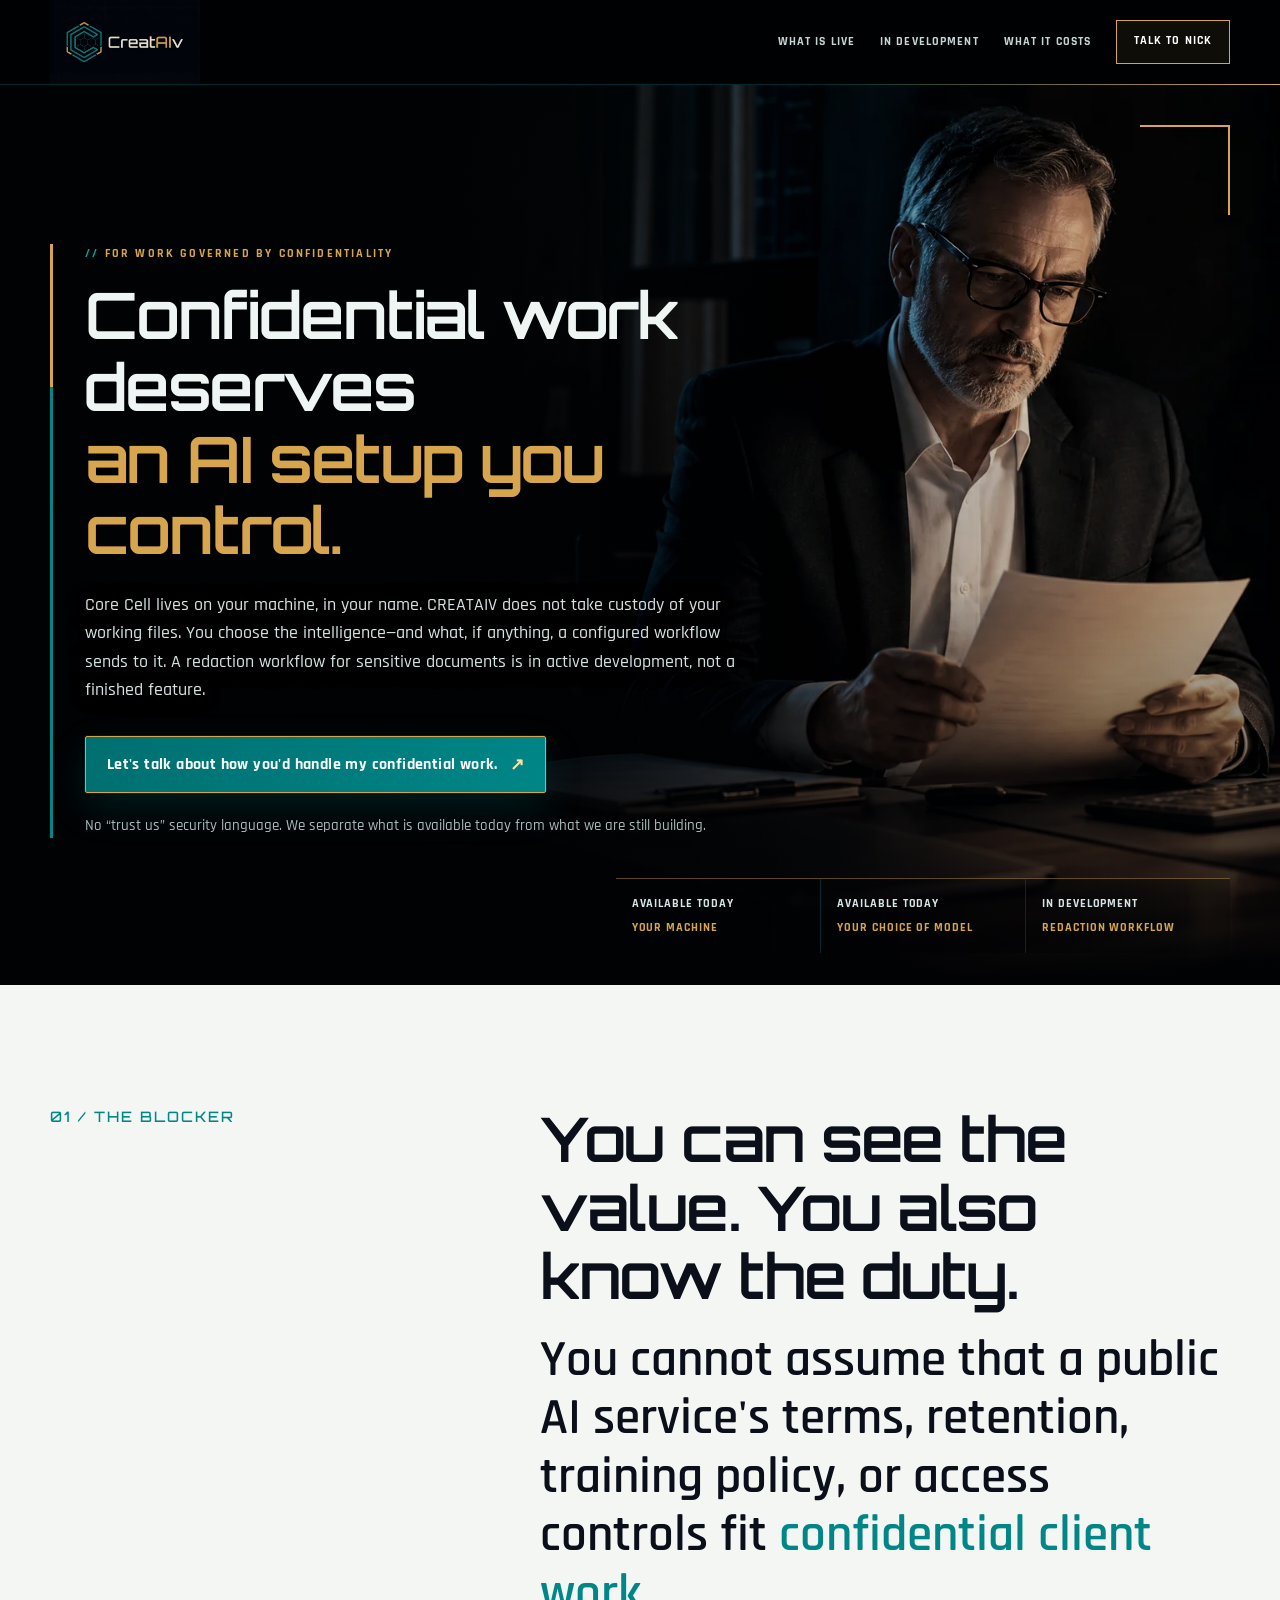
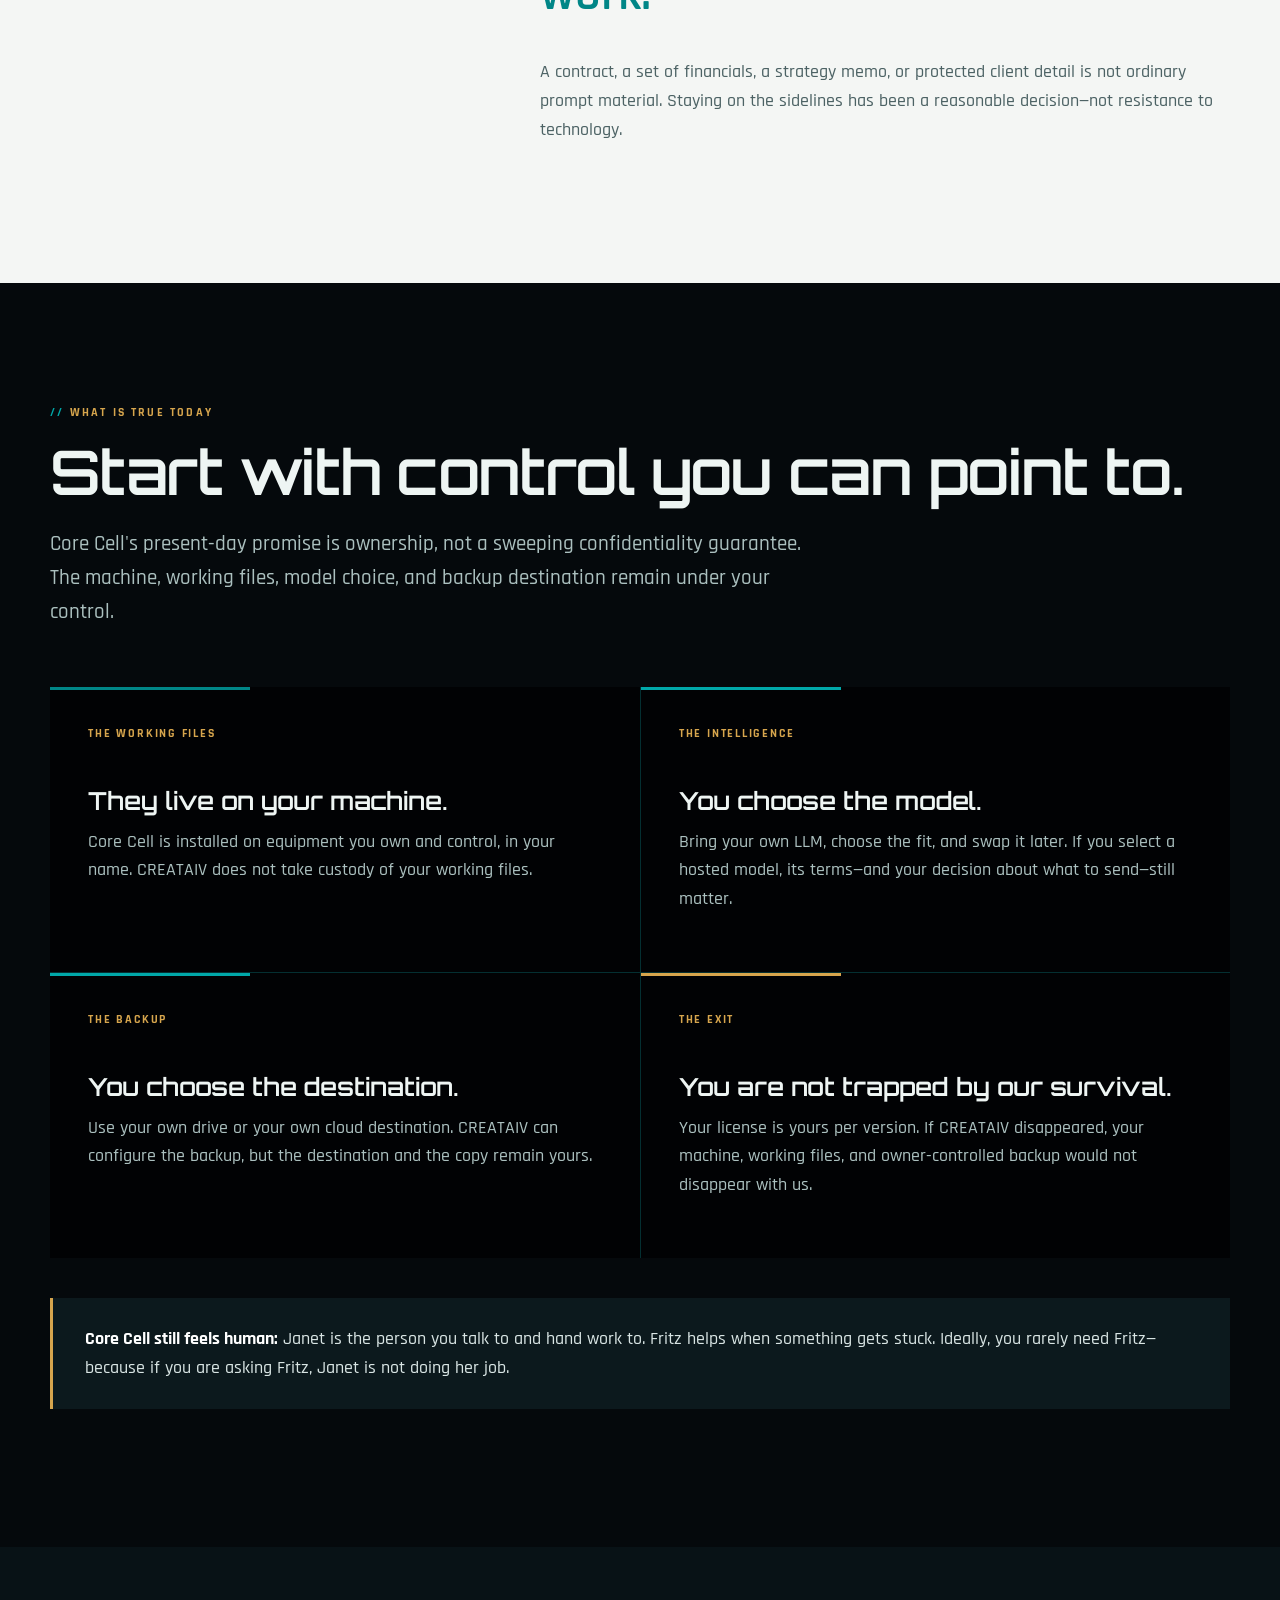
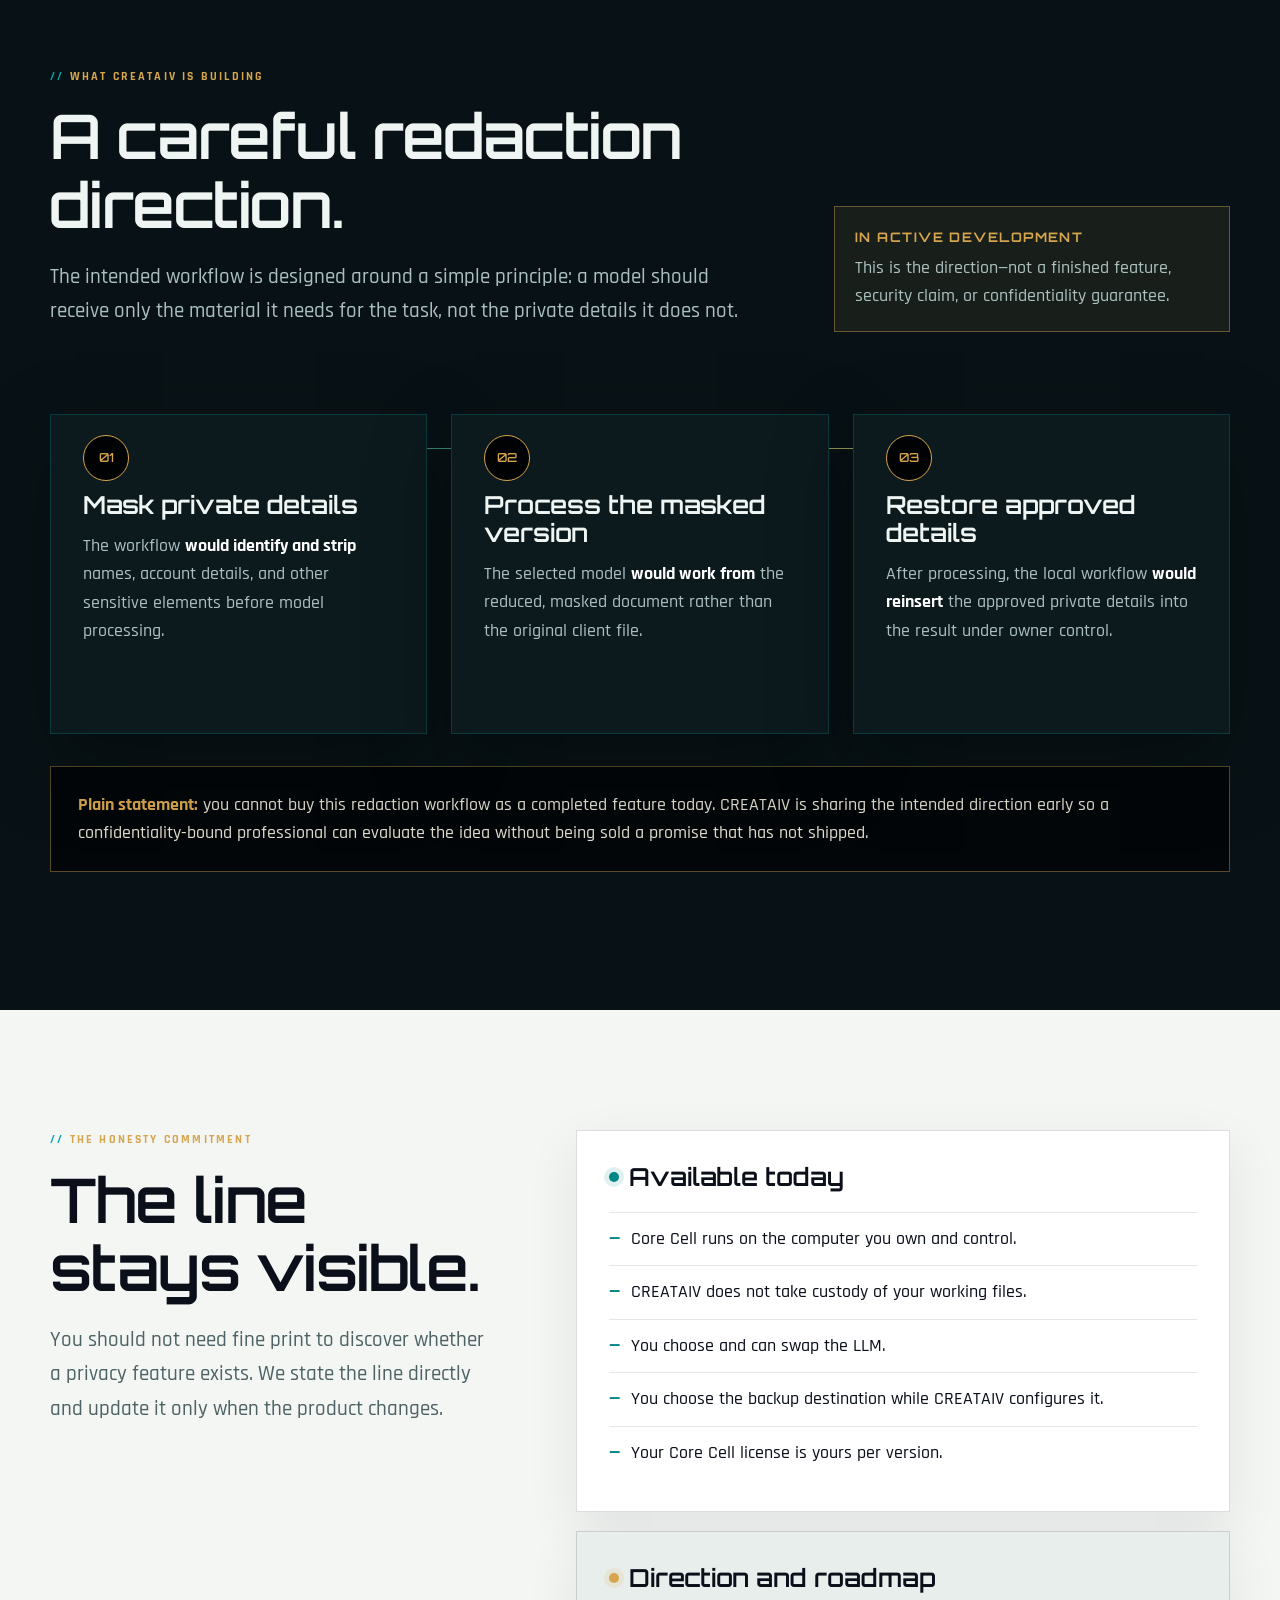
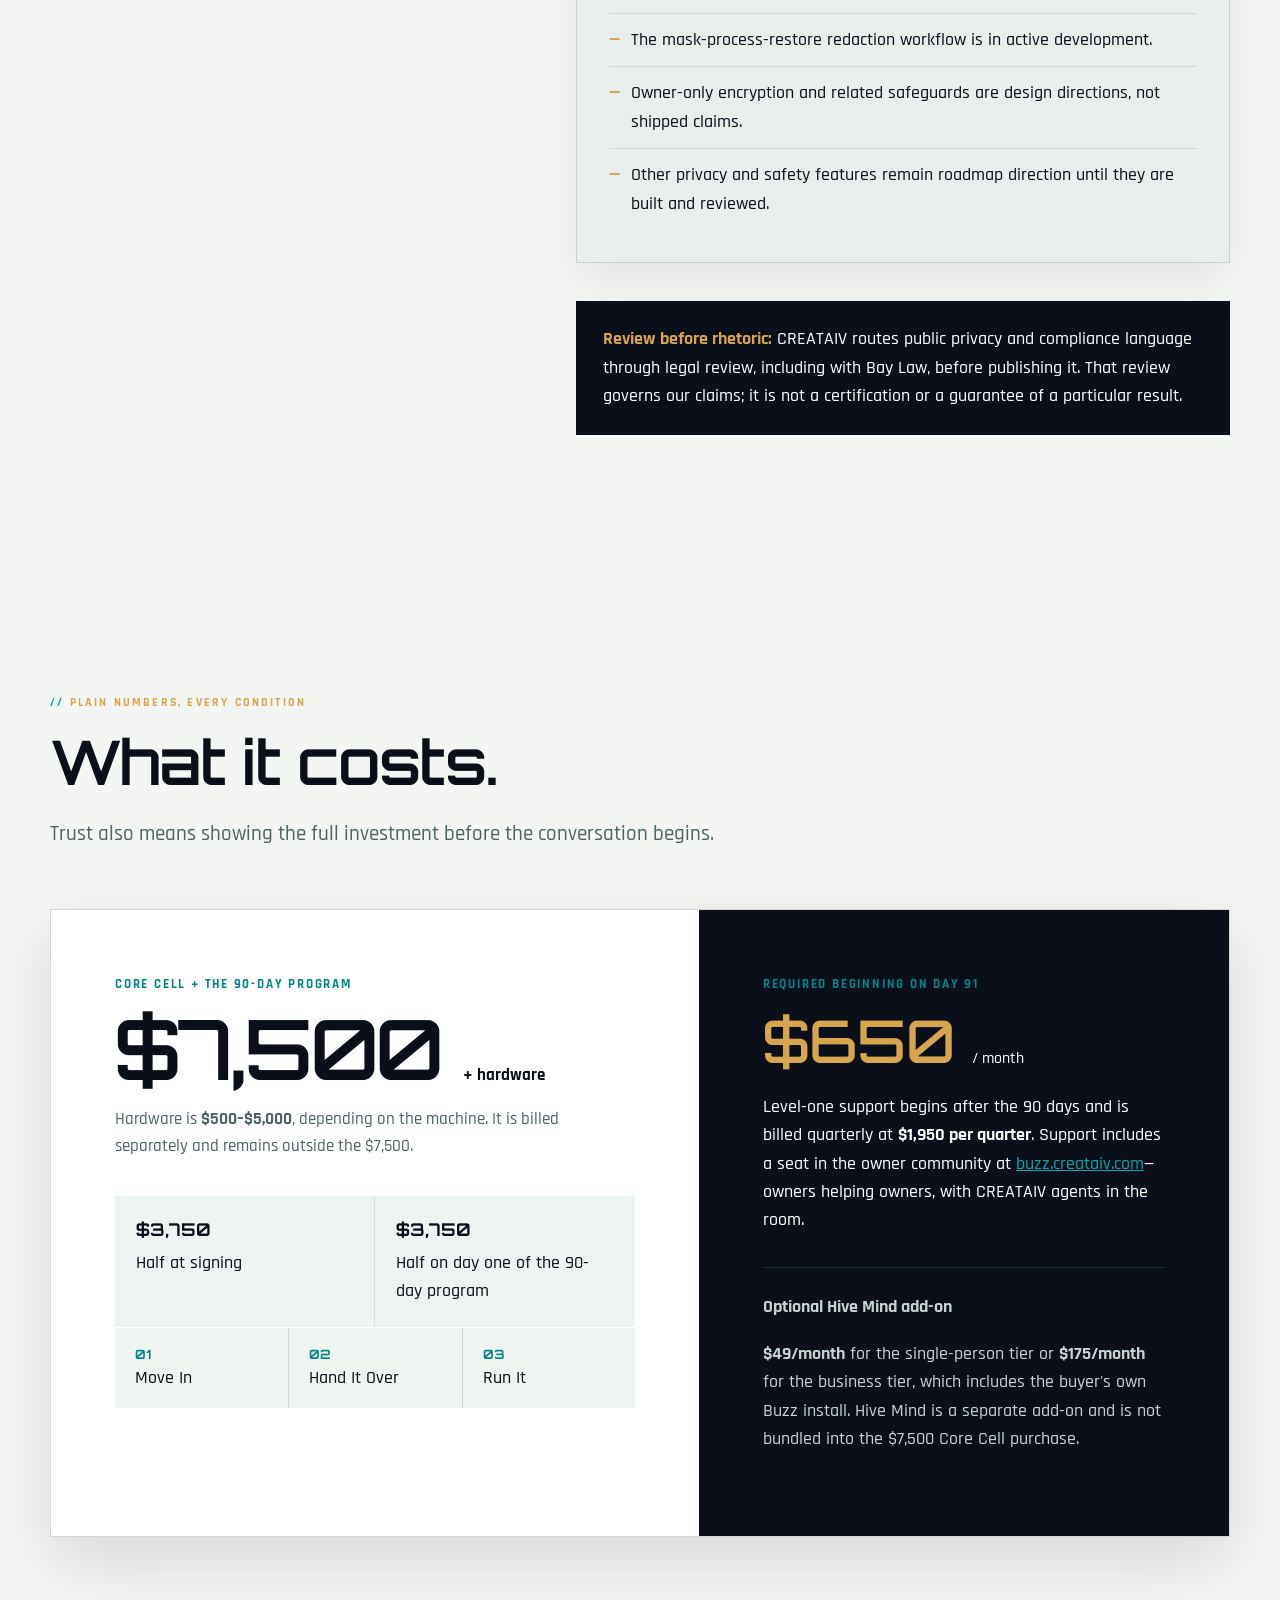
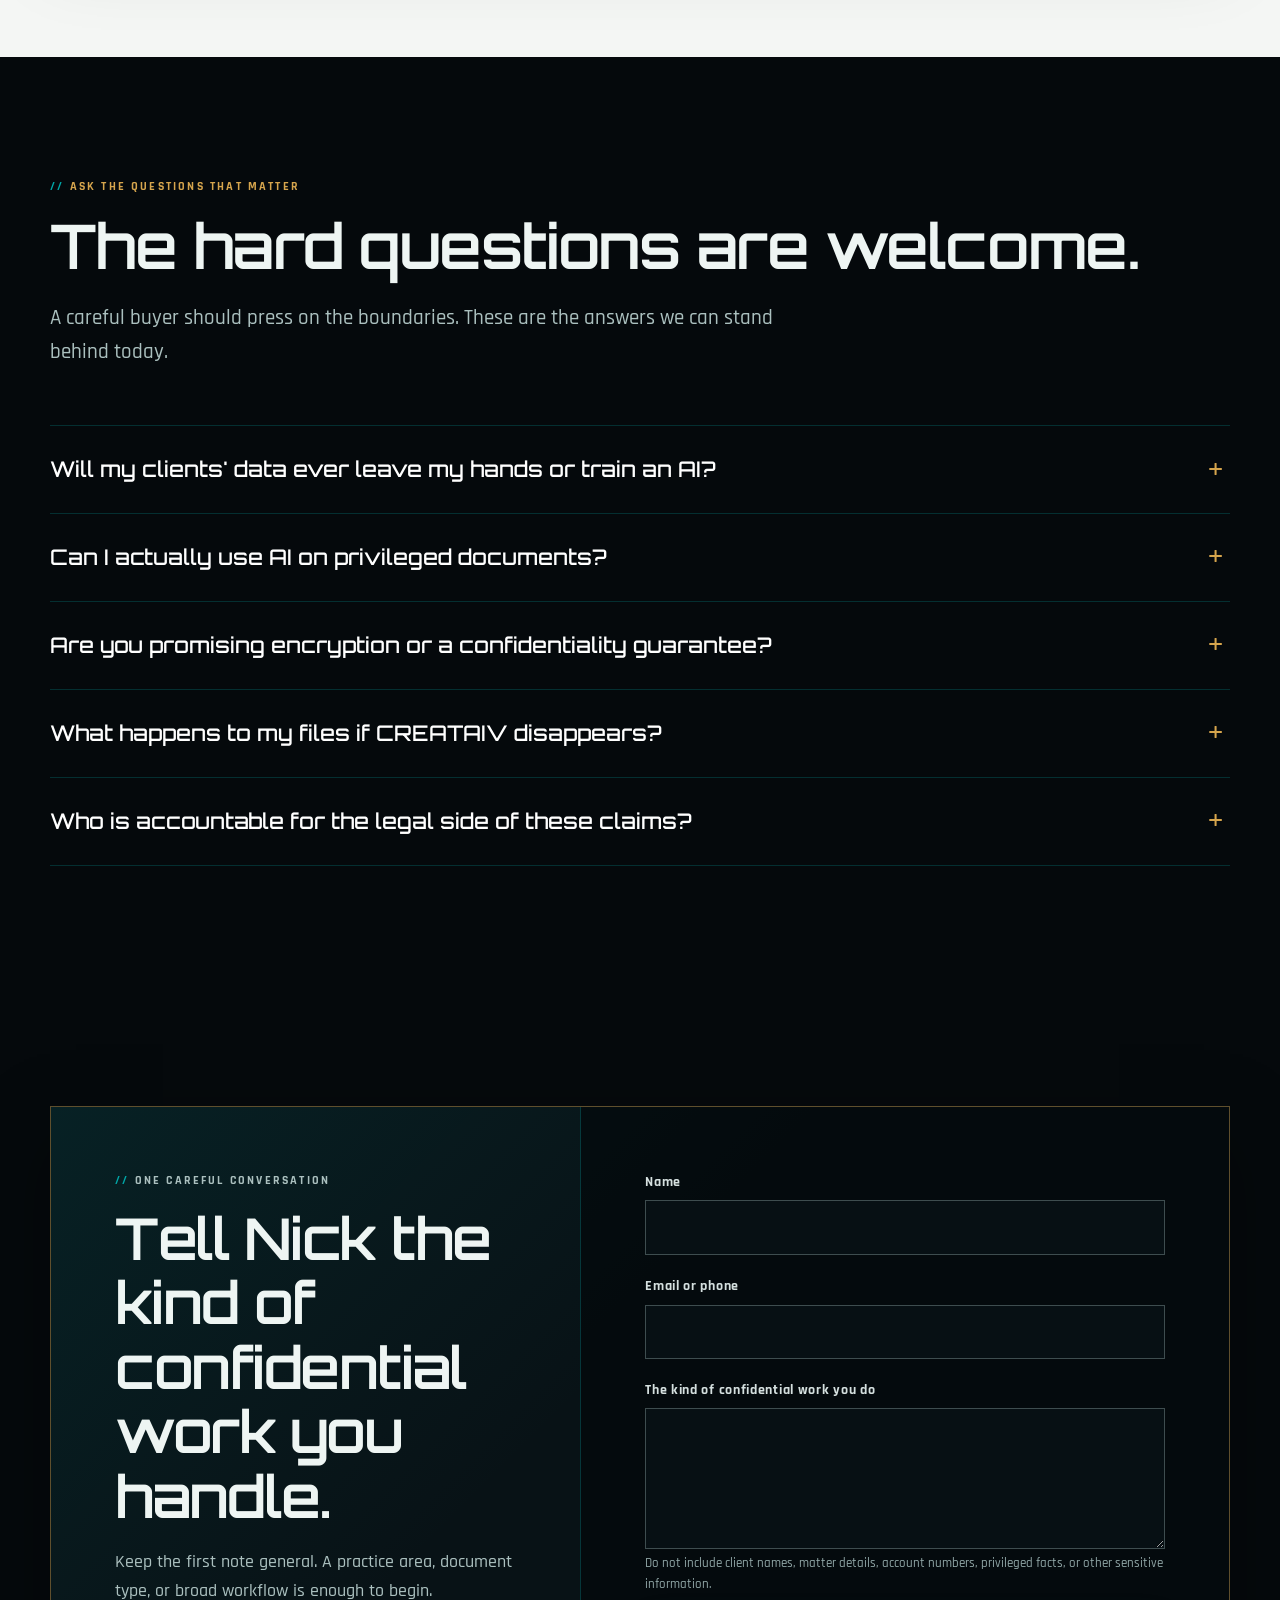
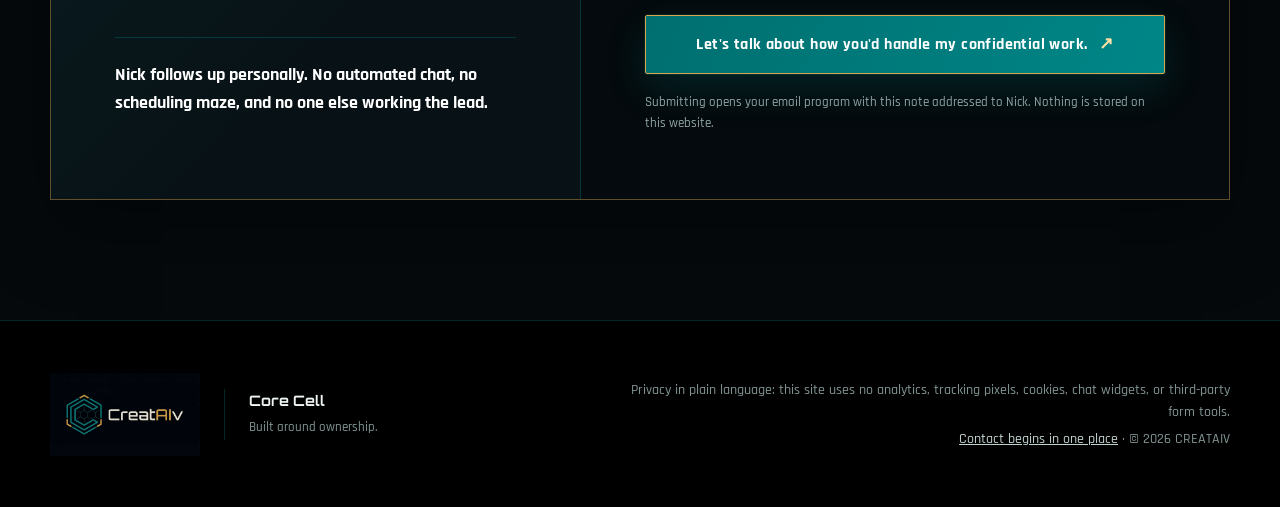
<file: corecell-private-data-live/index.html>
<!doctype html>
<!-- CreatAIv Deniz private-data microsite v1.0 — 2026-07-25 -->
<html lang="en">
<head>
  <meta charset="utf-8">
  <meta name="viewport" content="width=device-width, initial-scale=1">
  <title>AI for Confidential Work, Done Carefully — CREATAIV Core Cell</title>
  <meta name="description" content="Keep control of privileged client files on your machine, in your name, and choose the intelligence. See the redaction workflow CREATAIV is building for sensitive work.">
  <link rel="canonical" href="https://janet-e4.github.io/corecell-private-data-live/">
  <meta name="robots" content="index,follow">
  <meta property="og:type" content="website">
  <meta property="og:title" content="AI for Confidential Work, Done Carefully — CREATAIV Core Cell">
  <meta property="og:description" content="A local-first, owner-controlled Core Cell for work governed by confidentiality—with the roadmap stated plainly.">
  <meta property="og:url" content="https://janet-e4.github.io/corecell-private-data-live/">
  <meta property="og:image" content="https://janet-e4.github.io/corecell-private-data-live/assets/og-preview.webp">
  <meta property="og:image:alt" content="A confidentiality-bound professional reviewing a document beside a locally controlled workstation.">
  <meta name="twitter:card" content="summary_large_image">
  <meta name="twitter:title" content="AI for Confidential Work, Done Carefully — CREATAIV Core Cell">
  <meta name="twitter:description" content="Keep control of where the work lives, choose the intelligence, and see exactly what is live versus in development.">
  <meta name="twitter:image" content="https://janet-e4.github.io/corecell-private-data-live/assets/og-preview.webp">
  <link rel="icon" type="image/png" href="assets/favicon.png">
  <style>
    @font-face {
      font-family: "Orbitron";
      src: url("assets/fonts/Orbitron-Variable.ttf") format("truetype");
      font-weight: 400 900;
      font-style: normal;
      font-display: swap;
    }
    @font-face {
      font-family: "Rajdhani";
      src: url("assets/fonts/Rajdhani-Regular.ttf") format("truetype");
      font-weight: 400;
      font-style: normal;
      font-display: swap;
    }
    @font-face {
      font-family: "Rajdhani";
      src: url("assets/fonts/Rajdhani-Medium.ttf") format("truetype");
      font-weight: 500;
      font-style: normal;
      font-display: swap;
    }
    @font-face {
      font-family: "Rajdhani";
      src: url("assets/fonts/Rajdhani-SemiBold.ttf") format("truetype");
      font-weight: 600;
      font-style: normal;
      font-display: swap;
    }
    @font-face {
      font-family: "Rajdhani";
      src: url("assets/fonts/Rajdhani-Bold.ttf") format("truetype");
      font-weight: 700;
      font-style: normal;
      font-display: swap;
    }

    :root {
      --ink: #010204;
      --ink-soft: #05090c;
      --charcoal: #0a0f1a;
      --panel: #081216;
      --panel-raised: #0c191d;
      --paper: #f4f6f4;
      --paper-deep: #e8eeeb;
      --teal: #008687;
      --cyan: #00a8a9;
      --gold: #d6a54d;
      --white: #ffffff;
      --text: #eef5f3;
      --muted: #abc0bf;
      --muted-dark: #4c6264;
      --line: rgba(0, 168, 169, 0.24);
      --line-gold: rgba(214, 165, 77, 0.42);
      --max: 1180px;
      --shadow: 0 28px 74px rgba(0, 0, 0, 0.34);
    }

    *, *::before, *::after { box-sizing: border-box; }
    html { scroll-behavior: smooth; background: var(--ink); }
    body {
      margin: 0;
      color: var(--text);
      background:
        linear-gradient(rgba(0, 168, 169, 0.025) 1px, transparent 1px),
        linear-gradient(90deg, rgba(0, 168, 169, 0.025) 1px, transparent 1px),
        var(--ink);
      background-size: 96px 96px;
      font-family: "Rajdhani", "Arial Narrow", Arial, sans-serif;
      font-size: 18px;
      font-weight: 500;
      line-height: 1.58;
      -webkit-font-smoothing: antialiased;
    }
    img { display: block; max-width: 100%; }
    a { color: inherit; }
    button, input, textarea { font: inherit; }
    ::selection { color: var(--ink); background: var(--gold); }
    :focus-visible { outline: 3px solid var(--gold); outline-offset: 4px; }

    .skip-link {
      position: fixed;
      z-index: 100;
      top: 1rem;
      left: 1rem;
      padding: 0.75rem 1rem;
      color: var(--ink);
      background: var(--gold);
      font-weight: 700;
      text-decoration: none;
      transform: translateY(-180%);
      transition: transform 160ms ease;
    }
    .skip-link:focus { transform: translateY(0); }

    .shell { width: min(var(--max), calc(100% - 2.5rem)); margin: 0 auto; }
    .section { position: relative; padding: 7.5rem 0; }
    .section--paper { color: var(--charcoal); background: var(--paper); }
    .section--dark { background: var(--ink-soft); }
    .section--panel { background: var(--panel); }

    .site-header {
      position: sticky;
      z-index: 40;
      top: 0;
      border-bottom: 1px solid var(--line);
      background: rgba(1, 2, 4, 0.96);
      backdrop-filter: blur(18px);
    }
    .site-header::after {
      content: "";
      position: absolute;
      right: 0;
      bottom: -1px;
      width: min(38vw, 460px);
      height: 1px;
      background: linear-gradient(90deg, transparent, var(--gold));
    }
    .nav-shell {
      width: min(var(--max), calc(100% - 2.5rem));
      min-height: 82px;
      margin: 0 auto;
      display: flex;
      align-items: center;
      justify-content: space-between;
      gap: 2rem;
    }
    .brand { display: inline-flex; align-items: center; text-decoration: none; }
    .brand-desktop { width: 150px; height: auto; }
    .brand-mobile { display: none; align-items: center; gap: 0.7rem; }
    .brand-mobile img { width: 42px; height: 42px; object-fit: cover; }
    .brand-mobile span { font-family: "Orbitron", sans-serif; font-size: 0.8rem; letter-spacing: 0.1em; }
    .nav-links { display: flex; align-items: center; gap: 1.55rem; }
    .nav-links a {
      color: #c5d5d6;
      font-size: 0.78rem;
      font-weight: 700;
      letter-spacing: 0.09em;
      text-decoration: none;
      text-transform: uppercase;
    }
    .nav-links a:hover { color: var(--white); }
    .nav-links .nav-action {
      min-height: 44px;
      padding: 0.64rem 1.05rem;
      border: 1px solid var(--gold);
      color: var(--white);
      background: rgba(214, 165, 77, 0.07);
    }
    .nav-links .nav-action:hover { color: var(--ink); background: var(--gold); }

    main { overflow: hidden; }
    .eyebrow {
      margin: 0 0 1rem;
      color: var(--gold);
      font-size: 0.76rem;
      font-weight: 700;
      letter-spacing: 0.18em;
      text-transform: uppercase;
    }
    .eyebrow::before { content: "// "; color: var(--cyan); }
    h1, h2, h3 {
      margin-top: 0;
      font-family: "Orbitron", sans-serif;
      font-weight: 600;
      line-height: 1.12;
    }
    h1 { letter-spacing: -0.025em; }
    h2 { margin-bottom: 1.25rem; font-size: clamp(2.25rem, 4.8vw, 4.35rem); letter-spacing: -0.025em; }
    h3 { margin-bottom: 0.8rem; font-size: clamp(1.2rem, 2vw, 1.55rem); }
    p { margin-top: 0; }
    .lede { max-width: 760px; color: var(--muted); font-size: clamp(1.13rem, 1.8vw, 1.32rem); line-height: 1.62; }
    .section--paper .lede { color: var(--muted-dark); }

    .button {
      display: inline-flex;
      min-height: 56px;
      align-items: center;
      justify-content: center;
      gap: 0.75rem;
      padding: 0.9rem 1.3rem;
      border: 1px solid var(--gold);
      border-radius: 2px;
      color: var(--white);
      background: linear-gradient(110deg, #006f70, var(--teal));
      box-shadow: 0 0 0 1px rgba(0, 168, 169, 0.12), 0 15px 38px rgba(0, 134, 135, 0.2);
      font-family: "Rajdhani", sans-serif;
      font-size: 1rem;
      font-weight: 700;
      letter-spacing: 0.025em;
      text-align: center;
      text-decoration: none;
      cursor: pointer;
      transition: transform 160ms ease, background 160ms ease, box-shadow 160ms ease;
    }
    .button:hover { transform: translateY(-2px); background: var(--cyan); box-shadow: 0 18px 45px rgba(0, 168, 169, 0.28); }
    .button::after { content: "↗"; color: #ffe2a6; font-size: 1.05rem; }

    .hero {
      position: relative;
      isolation: isolate;
      display: grid;
      min-height: clamp(760px, 71vw, 900px);
      overflow: hidden;
      align-items: center;
      padding: clamp(7rem, 10vw, 10rem) 0 clamp(7rem, 9vw, 9rem);
      background: var(--ink);
    }
    .hero::after {
      content: "";
      position: absolute;
      z-index: 1;
      top: 2.5rem;
      right: max(1.5rem, calc((100vw - var(--max)) / 2));
      width: 90px;
      height: 90px;
      border-top: 2px solid var(--gold);
      border-right: 2px solid var(--gold);
      pointer-events: none;
    }
    .hero-backdrop {
      position: absolute;
      z-index: -2;
      inset: 0;
      overflow: hidden;
      background: var(--ink);
    }
    .hero-backdrop::after {
      content: "";
      position: absolute;
      inset: 0;
      background:
        linear-gradient(90deg, rgba(1, 2, 4, 0.99) 0%, rgba(1, 2, 4, 0.94) 36%, rgba(1, 2, 4, 0.55) 55%, rgba(1, 2, 4, 0.08) 78%, rgba(1, 2, 4, 0.14) 100%),
        linear-gradient(0deg, rgba(1, 2, 4, 0.98) 0%, rgba(1, 2, 4, 0.02) 44%),
        linear-gradient(135deg, rgba(0, 134, 135, 0.12), transparent 45%);
      pointer-events: none;
    }
    .hero-backdrop picture, .hero-backdrop img { display: block; width: 100%; height: 100%; }
    .hero-backdrop img { object-fit: cover; object-position: center; filter: saturate(0.82) contrast(1.04); }
    .hero-grid { position: relative; z-index: 2; }
    .hero-copy { position: relative; max-width: min(730px, 59vw); padding-left: 2rem; border-left: 3px solid var(--teal); }
    .hero-copy::before { content: ""; position: absolute; left: -3px; top: 0; width: 3px; height: 24%; background: var(--gold); }
    .hero h1 { max-width: 730px; margin-bottom: 1.55rem; font-size: clamp(3rem, 5vw, 5rem); }
    .hero h1 span { display: block; color: var(--gold); }
    .hero-subhead { max-width: 670px; margin-bottom: 2rem; color: #d5e2e1; font-size: clamp(1.05rem, 1.4vw, 1.22rem); text-shadow: 0 2px 20px rgba(1, 2, 4, 0.75); }
    .hero-note { margin: 1.3rem 0 0; color: #a8b8b8; font-size: 0.94rem; }
    .status-strip {
      position: absolute;
      z-index: 3;
      right: max(1.5rem, calc((100vw - var(--max)) / 2));
      bottom: 2rem;
      width: min(41rem, 48vw);
      display: grid;
      grid-template-columns: repeat(3, minmax(0, 1fr));
      border-top: 1px solid var(--line-gold);
      background: linear-gradient(90deg, rgba(1, 2, 4, 0.9), rgba(1, 2, 4, 0.3));
    }
    .status-strip span { padding: 1rem; color: #d6e5e5; font-size: 0.72rem; font-weight: 700; letter-spacing: 0.08em; text-transform: uppercase; }
    .status-strip span + span { border-left: 1px solid var(--line); }
    .status-strip strong { display: block; margin-top: 0.25rem; color: var(--gold); font-size: 0.76rem; }

    .blocker-grid { display: grid; grid-template-columns: 0.72fr 1.28fr; gap: clamp(3rem, 8vw, 8rem); align-items: start; }
    .section-index { margin: 0; color: var(--teal); font-family: "Orbitron", sans-serif; font-size: 0.9rem; letter-spacing: 0.14em; }
    .blocker-copy blockquote { margin: 0; font-size: clamp(2rem, 4vw, 3.9rem); font-weight: 600; line-height: 1.14; }
    .blocker-copy blockquote em { color: var(--teal); font-style: normal; }
    .blocker-copy .plain-note { max-width: 760px; margin-top: 2.2rem; color: var(--muted-dark); font-size: 1.14rem; }

    .truth-grid { margin-top: 3.6rem; display: grid; grid-template-columns: repeat(2, minmax(0, 1fr)); gap: 1px; background: var(--line); }
    .truth-card { position: relative; min-height: 285px; padding: 2.4rem; background: var(--ink); }
    .truth-card::before { content: ""; position: absolute; top: 0; left: 0; width: 34%; height: 3px; background: var(--teal); }
    .truth-card:nth-child(2)::before, .truth-card:nth-child(3)::before { background: var(--cyan); }
    .truth-card:nth-child(4)::before { background: var(--gold); }
    .truth-label { margin-bottom: 2.7rem; color: var(--gold); font-size: 0.74rem; font-weight: 700; letter-spacing: 0.15em; text-transform: uppercase; }
    .truth-card p:last-child { color: var(--muted); }
    .people-note { margin-top: 2.5rem; padding: 1.7rem 2rem; border-left: 3px solid var(--gold); background: var(--panel-raised); color: #d9e5e4; }
    .people-note strong { color: var(--white); }

    .development-head { display: grid; grid-template-columns: minmax(0, 1fr) minmax(280px, 0.55fr); gap: 4rem; align-items: end; }
    .development-flag { padding: 1.25rem; border: 1px solid var(--line-gold); background: rgba(214, 165, 77, 0.08); }
    .development-flag strong { display: block; margin-bottom: 0.4rem; color: var(--gold); font-family: "Orbitron", sans-serif; font-size: 0.82rem; letter-spacing: 0.11em; }
    .development-flag span { color: var(--muted); }
    .direction-flow { position: relative; margin-top: 4rem; display: grid; grid-template-columns: repeat(3, 1fr); gap: 1.5rem; }
    .direction-flow::before { content: ""; position: absolute; top: 2.15rem; right: 13%; left: 13%; height: 1px; background: linear-gradient(90deg, var(--teal), var(--gold)); }
    .direction-step { position: relative; min-height: 320px; padding: 4.8rem 2rem 2rem; border: 1px solid var(--line); background: var(--panel-raised); box-shadow: var(--shadow); }
    .direction-number { position: absolute; z-index: 2; top: 1.25rem; left: 2rem; display: grid; width: 46px; height: 46px; place-items: center; border: 1px solid var(--gold); border-radius: 50%; color: var(--gold); background: var(--ink); font-family: "Orbitron", sans-serif; font-size: 0.78rem; }
    .direction-step p { color: var(--muted); }
    .direction-step .future-word { color: var(--white); font-weight: 700; }
    .development-caution { margin-top: 2rem; padding: 1.5rem 1.7rem; border: 1px solid var(--line-gold); color: #e1dcce; background: rgba(1, 2, 4, 0.7); }
    .development-caution strong { color: var(--gold); }

    .honesty-layout { display: grid; grid-template-columns: 0.8fr 1.2fr; gap: clamp(3rem, 7vw, 7rem); align-items: start; }
    .honesty-intro { position: sticky; top: 124px; }
    .status-columns { display: grid; gap: 1.2rem; }
    .status-panel { padding: 2rem; border: 1px solid rgba(10, 15, 26, 0.14); background: var(--white); box-shadow: 0 18px 50px rgba(10, 15, 26, 0.08); }
    .status-panel.roadmap { background: var(--paper-deep); }
    .status-panel h3 { display: flex; align-items: center; gap: 0.65rem; }
    .status-dot { width: 10px; height: 10px; border-radius: 50%; background: var(--teal); box-shadow: 0 0 0 5px rgba(0, 134, 135, 0.12); }
    .roadmap .status-dot { background: var(--gold); box-shadow: 0 0 0 5px rgba(214, 165, 77, 0.14); }
    .status-panel ul { margin: 1.3rem 0 0; padding: 0; list-style: none; }
    .status-panel li { position: relative; padding: 0.75rem 0 0.75rem 1.4rem; border-top: 1px solid rgba(10, 15, 26, 0.1); }
    .status-panel li::before { content: "—"; position: absolute; left: 0; color: var(--teal); font-weight: 700; }
    .roadmap li::before { color: var(--gold); }
    .review-note { margin-top: 1.2rem; padding: 1.5rem 1.7rem; color: var(--white); background: var(--charcoal); }
    .review-note strong { color: var(--gold); }

    .pricing-layout { margin-top: 3.6rem; display: grid; grid-template-columns: minmax(0, 1.1fr) minmax(340px, 0.9fr); border: 1px solid rgba(10, 15, 26, 0.14); box-shadow: 0 24px 70px rgba(10, 15, 26, 0.13); }
    .price-main, .price-support { padding: clamp(2.5rem, 5vw, 4.5rem); }
    .price-main { background: var(--white); }
    .price-support { color: var(--white); background: var(--charcoal); }
    .price-kicker { color: var(--teal); font-size: 0.8rem; font-weight: 700; letter-spacing: 0.14em; text-transform: uppercase; }
    .price-number { margin: 0.7rem 0 1rem; font-family: "Orbitron", sans-serif; font-size: clamp(3.2rem, 6.5vw, 6.1rem); font-weight: 600; line-height: 1; letter-spacing: -0.04em; }
    .price-number small { display: inline-block; font-family: "Rajdhani", sans-serif; font-size: 1.05rem; font-weight: 700; letter-spacing: 0; }
    .price-summary { max-width: 650px; color: var(--muted-dark); font-size: 1.08rem; }
    .payment-row { margin-top: 2.2rem; display: grid; grid-template-columns: repeat(2, 1fr); gap: 1px; background: rgba(10, 15, 26, 0.14); }
    .payment-cell { padding: 1.3rem; background: #edf3f0; }
    .payment-cell strong { display: block; margin-bottom: 0.3rem; color: var(--charcoal); font-family: "Orbitron", sans-serif; font-size: 1.1rem; }
    .support-price { margin: 1.1rem 0 1.4rem; color: var(--gold); font-family: "Orbitron", sans-serif; font-size: clamp(2.7rem, 4.6vw, 4.4rem); line-height: 1; }
    .support-price small { color: var(--white); font-family: "Rajdhani", sans-serif; font-size: 1rem; }
    .price-support a { color: var(--cyan); }
    .hive { margin-top: 2rem; padding-top: 1.6rem; border-top: 1px solid var(--line); color: #c5d4d3; }
    .program-strip { margin-top: 1px; display: grid; grid-template-columns: repeat(3, 1fr); background: rgba(10, 15, 26, 0.14); }
    .program-step { padding: 1rem 1.25rem; background: #f0f4f1; }
    .program-step + .program-step { border-left: 1px solid rgba(10, 15, 26, 0.12); }
    .program-step strong { display: block; color: var(--teal); font-family: "Orbitron", sans-serif; font-size: 0.8rem; }

    .questions { margin-top: 3.5rem; border-top: 1px solid var(--line); }
    details { border-bottom: 1px solid var(--line); }
    summary { position: relative; padding: 1.65rem 3.5rem 1.65rem 0; color: var(--white); font-family: "Orbitron", sans-serif; font-size: clamp(1.05rem, 2vw, 1.35rem); cursor: pointer; list-style: none; }
    summary::-webkit-details-marker { display: none; }
    summary::after { content: "+"; position: absolute; right: 0.4rem; top: 50%; color: var(--gold); font-family: "Rajdhani", sans-serif; font-size: 2rem; transform: translateY(-50%); }
    details[open] summary::after { content: "−"; }
    details p { max-width: 840px; padding: 0 4rem 1.7rem 0; color: var(--muted); }

    .contact-wrap { position: relative; overflow: hidden; display: grid; grid-template-columns: 0.9fr 1.1fr; border: 1px solid var(--line-gold); background: var(--panel); box-shadow: var(--shadow); }
    .contact-wrap::before { content: ""; position: absolute; inset: 0; pointer-events: none; background: linear-gradient(135deg, rgba(0, 134, 135, 0.13), transparent 44%); }
    .contact-copy, .contact-form { position: relative; padding: clamp(2.4rem, 5vw, 4.7rem); }
    .contact-copy { border-right: 1px solid var(--line); }
    .contact-copy h2 { font-size: clamp(2.25rem, 4.5vw, 4rem); }
    .contact-copy p { color: var(--muted); }
    .contact-copy .low-pressure { margin-top: 2rem; padding-top: 1.4rem; border-top: 1px solid var(--line); color: var(--white); font-weight: 700; }
    .contact-form { display: grid; gap: 1.2rem; background: rgba(1, 2, 4, 0.5); }
    .field { display: grid; gap: 0.45rem; }
    .field label { color: #d5e0df; font-size: 0.88rem; font-weight: 700; letter-spacing: 0.05em; }
    .field input, .field textarea { width: 100%; border: 1px solid rgba(168, 193, 194, 0.34); border-radius: 0; color: var(--white); background: #071014; }
    .field input { min-height: 50px; padding: 0.75rem; }
    .field textarea { min-height: 140px; padding: 0.85rem; resize: vertical; }
    .field input:focus, .field textarea:focus { border-color: var(--cyan); outline: none; box-shadow: 0 0 0 3px rgba(0, 168, 169, 0.15); }
    .field-hint { margin: -0.1rem 0 0; color: #8fa5a5; font-size: 0.82rem; }
    .form-note { margin: 0; color: #8fa5a5; font-size: 0.82rem; }

    .site-footer { padding: 3.2rem 0; border-top: 1px solid var(--line); background: #000; }
    .footer-grid { display: grid; grid-template-columns: 0.9fr 1.1fr; gap: 3rem; align-items: end; }
    .footer-brand { display: flex; align-items: center; gap: 1.5rem; }
    .footer-brand img { width: 150px; height: auto; }
    .footer-product { padding-left: 1.5rem; border-left: 1px solid var(--line); }
    .footer-product strong { display: block; font-family: "Orbitron", sans-serif; font-size: 0.9rem; }
    .footer-product span { color: #809494; font-size: 0.84rem; }
    .footer-note { color: #819393; font-size: 0.86rem; text-align: right; }
    .footer-note p { margin-bottom: 0.35rem; }
    .footer-note a { color: #c1d0cf; }

    .reveal { opacity: 1; transform: none; }
    .js .reveal { opacity: 0; transform: translateY(24px); transition: opacity 700ms ease, transform 700ms ease; }
    .js .reveal.is-visible { opacity: 1; transform: none; }

    @media (max-width: 1020px) {
      .nav-links a:not(.nav-action) { display: none; }
      .hero-copy { max-width: min(690px, 68vw); }
      .status-strip { width: min(39rem, 58vw); }
      .development-head, .honesty-layout { grid-template-columns: 1fr; }
      .honesty-intro { position: static; }
      .pricing-layout { grid-template-columns: 1fr; }
      .contact-wrap { grid-template-columns: 1fr; }
      .contact-copy { border-right: 0; border-bottom: 1px solid var(--line); }
    }

    @media (max-width: 760px) {
      body { font-size: 17px; background-size: 64px 64px; }
      .shell { width: min(100% - 1.5rem, var(--max)); }
      .section { padding: 5.2rem 0; }
      .nav-shell { width: min(100% - 1.5rem, var(--max)); min-height: 70px; }
      .brand-desktop { display: none; }
      .brand-mobile { display: inline-flex; }
      .nav-links { gap: 0; }
      .nav-links .nav-action { min-height: 40px; padding: 0.55rem 0.8rem; font-size: 0.72rem; }

      .hero { display: block; min-height: auto; padding: 0 0 5rem; }
      .hero::after { top: 1.5rem; right: 1rem; width: 62px; height: 62px; }
      .hero-backdrop { position: relative; z-index: 0; height: min(125vw, 540px); }
      .hero-backdrop::after { background: linear-gradient(0deg, var(--ink) 0%, rgba(1, 2, 4, 0.05) 38%, rgba(1, 2, 4, 0.12) 100%); }
      .hero-backdrop img { object-position: center 34%; }
      .hero-grid { margin-top: -2px; }
      .hero-copy { max-width: none; padding: 1.7rem 0 0; border-left: 0; }
      .hero-copy::before { display: none; }
      .hero h1 { margin-bottom: 1.2rem; font-size: clamp(2.45rem, 12vw, 4rem); line-height: 1.13; }
      .hero-subhead { font-size: 1.06rem; }
      .hero .button { width: 100%; }
      .status-strip { position: static; width: min(100% - 1.5rem, var(--max)); margin: 2.2rem auto 0; grid-template-columns: 1fr; border: 1px solid var(--line); }
      .status-strip span + span { border-top: 1px solid var(--line); border-left: 0; }

      .blocker-grid, .truth-grid, .direction-flow, .footer-grid { grid-template-columns: 1fr; }
      .blocker-grid { gap: 1.6rem; }
      .truth-card { min-height: auto; }
      .direction-flow::before { display: none; }
      .development-head { gap: 2rem; }
      .payment-row, .program-strip { grid-template-columns: 1fr; }
      .program-step + .program-step { border-top: 1px solid rgba(10, 15, 26, 0.12); border-left: 0; }
      .price-main, .price-support { padding: 2.2rem 1.4rem; }
      .contact-copy, .contact-form { padding: 2.3rem 1.35rem; }
      .footer-grid { gap: 1.8rem; }
      .footer-brand { align-items: flex-start; }
      .footer-note { text-align: left; }
    }

    @media (max-width: 430px) {
      .brand-mobile span { display: none; }
      .hero h1 { font-size: 2.38rem; }
      .button { padding-inline: 1rem; }
      .truth-card, .direction-step, .status-panel { padding-inline: 1.4rem; }
      summary { padding-right: 2.6rem; }
      details p { padding-right: 0.5rem; }
    }

    @media (prefers-reduced-motion: reduce) {
      html { scroll-behavior: auto; }
      *, *::before, *::after { animation-duration: 0.01ms !important; animation-iteration-count: 1 !important; transition-duration: 0.01ms !important; }
    }
  </style>
  <script>document.documentElement.classList.add('js');</script>
</head>
<body>
  <a class="skip-link" href="#main">Skip to the main content</a>

  <header class="site-header">
    <div class="nav-shell">
      <a class="brand" href="#top" aria-label="CreatAIv Core Cell home">
        <img class="brand-desktop" src="assets/creataiv-horizontal.webp" width="2048" height="1143" alt="CreatAIv">
        <span class="brand-mobile">
          <img src="assets/creataiv-icon.webp" width="1024" height="1024" loading="lazy" alt="CREATAIV mark">
          <span>CORE CELL</span>
        </span>
      </a>
      <nav class="nav-links" aria-label="Main navigation">
        <a href="#today">What is live</a>
        <a href="#building">In development</a>
        <a href="#cost">What it costs</a>
        <a class="nav-action" href="#contact">Talk to Nick</a>
      </nav>
    </div>
  </header>

  <main id="main">
    <section class="hero" id="top" aria-labelledby="hero-title">
      <div class="hero-backdrop">
        <picture>
          <source media="(max-width: 760px)" srcset="assets/hero-private-data-mobile.webp" width="1080" height="1350">
          <img src="assets/hero-private-data.webp" width="1920" height="1080" fetchpriority="high" alt="A professional reviewing a client document beside a locally controlled workstation in a private office">
        </picture>
      </div>
      <div class="shell hero-grid">
        <div class="hero-copy">
          <p class="eyebrow">For work governed by confidentiality</p>
          <h1 id="hero-title">Confidential work deserves <span>an AI setup you control.</span></h1>
          <p class="hero-subhead">Core Cell lives on your machine, in your name. CREATAIV does not take custody of your working files. You choose the intelligence—and what, if anything, a configured workflow sends to it. A redaction workflow for sensitive documents is in active development, not a finished feature.</p>
          <a class="button" href="#contact">Let's talk about how you'd handle my confidential work.</a>
          <p class="hero-note">No “trust us” security language. We separate what is available today from what we are still building.</p>
        </div>
      </div>
      <div class="status-strip" aria-label="Core Cell status summary">
        <span>Available today<strong>Your machine</strong></span>
        <span>Available today<strong>Your choice of model</strong></span>
        <span>In development<strong>Redaction workflow</strong></span>
      </div>
    </section>

    <section class="section section--paper" id="blocker" aria-labelledby="blocker-title">
      <div class="shell blocker-grid">
        <p class="section-index reveal">01 / THE BLOCKER</p>
        <div class="blocker-copy reveal">
          <h2 id="blocker-title">You can see the value. You also know the duty.</h2>
          <blockquote>You cannot assume that a public AI service's terms, retention, training policy, or access controls fit <em>confidential client work.</em></blockquote>
          <p class="plain-note">A contract, a set of financials, a strategy memo, or protected client detail is not ordinary prompt material. Staying on the sidelines has been a reasonable decision—not resistance to technology.</p>
        </div>
      </div>
    </section>

    <section class="section section--dark" id="today" aria-labelledby="today-title">
      <div class="shell">
        <p class="eyebrow reveal">What is true today</p>
        <h2 id="today-title" class="reveal">Start with control you can point to.</h2>
        <p class="lede reveal">Core Cell's present-day promise is ownership, not a sweeping confidentiality guarantee. The machine, working files, model choice, and backup destination remain under your control.</p>
        <div class="truth-grid">
          <article class="truth-card reveal">
            <p class="truth-label">The working files</p>
            <h3>They live on your machine.</h3>
            <p>Core Cell is installed on equipment you own and control, in your name. CREATAIV does not take custody of your working files.</p>
          </article>
          <article class="truth-card reveal">
            <p class="truth-label">The intelligence</p>
            <h3>You choose the model.</h3>
            <p>Bring your own LLM, choose the fit, and swap it later. If you select a hosted model, its terms—and your decision about what to send—still matter.</p>
          </article>
          <article class="truth-card reveal">
            <p class="truth-label">The backup</p>
            <h3>You choose the destination.</h3>
            <p>Use your own drive or your own cloud destination. CREATAIV can configure the backup, but the destination and the copy remain yours.</p>
          </article>
          <article class="truth-card reveal">
            <p class="truth-label">The exit</p>
            <h3>You are not trapped by our survival.</h3>
            <p>Your license is yours per version. If CREATAIV disappeared, your machine, working files, and owner-controlled backup would not disappear with us.</p>
          </article>
        </div>
        <p class="people-note reveal"><strong>Core Cell still feels human:</strong> Janet is the person you talk to and hand work to. Fritz helps when something gets stuck. Ideally, you rarely need Fritz—because if you are asking Fritz, Janet is not doing her job.</p>
      </div>
    </section>

    <section class="section section--panel" id="building" aria-labelledby="building-title">
      <div class="shell">
        <div class="development-head">
          <div>
            <p class="eyebrow reveal">What CREATAIV is building</p>
            <h2 id="building-title" class="reveal">A careful redaction direction.</h2>
            <p class="lede reveal">The intended workflow is designed around a simple principle: a model should receive only the material it needs for the task, not the private details it does not.</p>
          </div>
          <p class="development-flag reveal"><strong>IN ACTIVE DEVELOPMENT</strong><span>This is the direction—not a finished feature, security claim, or confidentiality guarantee.</span></p>
        </div>
        <div class="direction-flow" aria-label="Planned redaction workflow direction">
          <article class="direction-step reveal">
            <span class="direction-number">01</span>
            <h3>Mask private details</h3>
            <p>The workflow <span class="future-word">would identify and strip</span> names, account details, and other sensitive elements before model processing.</p>
          </article>
          <article class="direction-step reveal">
            <span class="direction-number">02</span>
            <h3>Process the masked version</h3>
            <p>The selected model <span class="future-word">would work from</span> the reduced, masked document rather than the original client file.</p>
          </article>
          <article class="direction-step reveal">
            <span class="direction-number">03</span>
            <h3>Restore approved details</h3>
            <p>After processing, the local workflow <span class="future-word">would reinsert</span> the approved private details into the result under owner control.</p>
          </article>
        </div>
        <p class="development-caution reveal"><strong>Plain statement:</strong> you cannot buy this redaction workflow as a completed feature today. CREATAIV is sharing the intended direction early so a confidentiality-bound professional can evaluate the idea without being sold a promise that has not shipped.</p>
      </div>
    </section>

    <section class="section section--paper" id="honesty" aria-labelledby="honesty-title">
      <div class="shell honesty-layout">
        <div class="honesty-intro reveal">
          <p class="eyebrow">The honesty commitment</p>
          <h2 id="honesty-title">The line stays visible.</h2>
          <p class="lede">You should not need fine print to discover whether a privacy feature exists. We state the line directly and update it only when the product changes.</p>
        </div>
        <div class="status-columns">
          <article class="status-panel reveal">
            <h3><span class="status-dot" aria-hidden="true"></span>Available today</h3>
            <ul>
              <li>Core Cell runs on the computer you own and control.</li>
              <li>CREATAIV does not take custody of your working files.</li>
              <li>You choose and can swap the LLM.</li>
              <li>You choose the backup destination while CREATAIV configures it.</li>
              <li>Your Core Cell license is yours per version.</li>
            </ul>
          </article>
          <article class="status-panel roadmap reveal">
            <h3><span class="status-dot" aria-hidden="true"></span>Direction and roadmap</h3>
            <ul>
              <li>The mask-process-restore redaction workflow is in active development.</li>
              <li>Owner-only encryption and related safeguards are design directions, not shipped claims.</li>
              <li>Other privacy and safety features remain roadmap direction until they are built and reviewed.</li>
            </ul>
          </article>
          <p class="review-note reveal"><strong>Review before rhetoric:</strong> CREATAIV routes public privacy and compliance language through legal review, including with Bay Law, before publishing it. That review governs our claims; it is not a certification or a guarantee of a particular result.</p>
        </div>
      </div>
    </section>

    <section class="section section--paper" id="cost" aria-labelledby="cost-title">
      <div class="shell">
        <p class="eyebrow reveal">Plain numbers, every condition</p>
        <h2 id="cost-title" class="reveal">What it costs.</h2>
        <p class="lede reveal">Trust also means showing the full investment before the conversation begins.</p>
        <div class="pricing-layout">
          <div class="price-main reveal">
            <p class="price-kicker">Core Cell + the 90-day program</p>
            <p class="price-number">$7,500 <small>+ hardware</small></p>
            <p class="price-summary">Hardware is <strong>$500–$5,000</strong>, depending on the machine. It is billed separately and remains outside the $7,500.</p>
            <div class="payment-row" aria-label="Payment schedule">
              <div class="payment-cell">
                <strong>$3,750</strong>
                <span>Half at signing</span>
              </div>
              <div class="payment-cell">
                <strong>$3,750</strong>
                <span>Half on day one of the 90-day program</span>
              </div>
            </div>
            <div class="program-strip" aria-label="Ninety-day program stages">
              <div class="program-step"><strong>01</strong><span>Move In</span></div>
              <div class="program-step"><strong>02</strong><span>Hand It Over</span></div>
              <div class="program-step"><strong>03</strong><span>Run It</span></div>
            </div>
          </div>
          <aside class="price-support reveal" aria-label="Required support and optional Hive Mind pricing">
            <p class="price-kicker">Required beginning on day 91</p>
            <p class="support-price">$650 <small>/ month</small></p>
            <p>Level-one support begins after the 90 days and is billed quarterly at <strong>$1,950 per quarter</strong>. Support includes a seat in the owner community at <a href="https://buzz.creataiv.com/">buzz.creataiv.com</a>—owners helping owners, with CREATAIV agents in the room.</p>
            <div class="hive">
              <p><strong>Optional Hive Mind add-on</strong></p>
              <p><strong>$49/month</strong> for the single-person tier or <strong>$175/month</strong> for the business tier, which includes the buyer's own Buzz install. Hive Mind is a separate add-on and is not bundled into the $7,500 Core Cell purchase.</p>
            </div>
          </aside>
        </div>
      </div>
    </section>

    <section class="section section--dark" id="questions" aria-labelledby="questions-title">
      <div class="shell">
        <p class="eyebrow reveal">Ask the questions that matter</p>
        <h2 id="questions-title" class="reveal">The hard questions are welcome.</h2>
        <p class="lede reveal">A careful buyer should press on the boundaries. These are the answers we can stand behind today.</p>
        <div class="questions">
          <details class="reveal">
            <summary>Will my clients' data ever leave my hands or train an AI?</summary>
            <p>Core Cell stores your working files on your machine, and CREATAIV does not take custody of them. You choose the model and decide what, if anything, a configured workflow sends to it. If you choose a hosted model, that provider's terms, retention practices, and your professional duties still govern the material you submit. BYO-LLM gives you choice; it does not erase those terms.</p>
          </details>
          <details class="reveal">
            <summary>Can I actually use AI on privileged documents?</summary>
            <p>That is the use case the redaction workflow is being built to address, but it is not ready today. The direction is to mask private details, process a reduced working copy, and restore approved details locally afterward. Until a reviewed workflow ships, your professional duties and the selected model's terms still control what is appropriate to submit.</p>
          </details>
          <details class="reveal">
            <summary>Are you promising encryption or a confidentiality guarantee?</summary>
            <p>No. Owner-only encryption and related safeguards are roadmap directions, not live features claimed on this site. We will not promise a confidentiality guarantee until the product and legal review support that promise.</p>
          </details>
          <details class="reveal">
            <summary>What happens to my files if CREATAIV disappears?</summary>
            <p>Your Core Cell, working files, per-version license, and owner-controlled backup remain with the machine and destinations you control. Our business disappearing would not take those things with it.</p>
          </details>
          <details class="reveal">
            <summary>Who is accountable for the legal side of these claims?</summary>
            <p>CREATAIV routes public privacy and compliance claims through legal review—including with Bay Law—before publishing them. That process limits what we say; it does not replace your own professional judgment, client duties, or matter-specific legal analysis.</p>
          </details>
        </div>
      </div>
    </section>

    <section class="section section--dark" id="contact" aria-labelledby="contact-title">
      <div class="shell">
        <div class="contact-wrap reveal">
          <div class="contact-copy">
            <p class="eyebrow">One careful conversation</p>
            <h2 id="contact-title">Tell Nick the kind of confidential work you handle.</h2>
            <p>Keep the first note general. A practice area, document type, or broad workflow is enough to begin.</p>
            <p class="low-pressure">Nick follows up personally. No automated chat, no scheduling maze, and no one else working the lead.</p>
          </div>
          <form class="contact-form" action="mailto:nick@e4lv.com?subject=Core%20Cell%20for%20confidential%20work" method="post" enctype="text/plain">
            <div class="field">
              <label for="name">Name</label>
              <input id="name" name="Name" type="text" autocomplete="name" required>
            </div>
            <div class="field">
              <label for="reply">Email or phone</label>
              <input id="reply" name="Email or phone" type="text" autocomplete="email" required>
            </div>
            <div class="field">
              <label for="work">The kind of confidential work you do</label>
              <textarea id="work" name="Kind of confidential work" aria-describedby="work-hint" required></textarea>
              <p class="field-hint" id="work-hint">Do not include client names, matter details, account numbers, privileged facts, or other sensitive information.</p>
            </div>
            <button class="button" type="submit">Let's talk about how you'd handle my confidential work.</button>
            <p class="form-note">Submitting opens your email program with this note addressed to Nick. Nothing is stored on this website.</p>
          </form>
        </div>
      </div>
    </section>
  </main>

  <footer class="site-footer">
    <div class="shell footer-grid">
      <div class="footer-brand">
        <img src="assets/creataiv-horizontal.webp" width="2048" height="1143" loading="lazy" alt="CreatAIv">
        <div class="footer-product">
          <strong>Core Cell</strong>
          <span>Built around ownership.</span>
        </div>
      </div>
      <div class="footer-note">
        <p>Privacy in plain language: this site uses no analytics, tracking pixels, cookies, chat widgets, or third-party form tools.</p>
        <p><a href="#contact">Contact begins in one place</a> · © 2026 CREATAIV</p>
      </div>
    </div>
  </footer>

  <script>
    (() => {
      const items = document.querySelectorAll('.reveal');
      if (!('IntersectionObserver' in window)) {
        items.forEach((item) => item.classList.add('is-visible'));
        return;
      }
      const observer = new IntersectionObserver((entries) => {
        entries.forEach((entry) => {
          if (entry.isIntersecting) {
            entry.target.classList.add('is-visible');
            observer.unobserve(entry.target);
          }
        });
      }, { threshold: 0.12 });
      items.forEach((item) => observer.observe(item));
    })();
  </script>
</body>
</html>
</file>
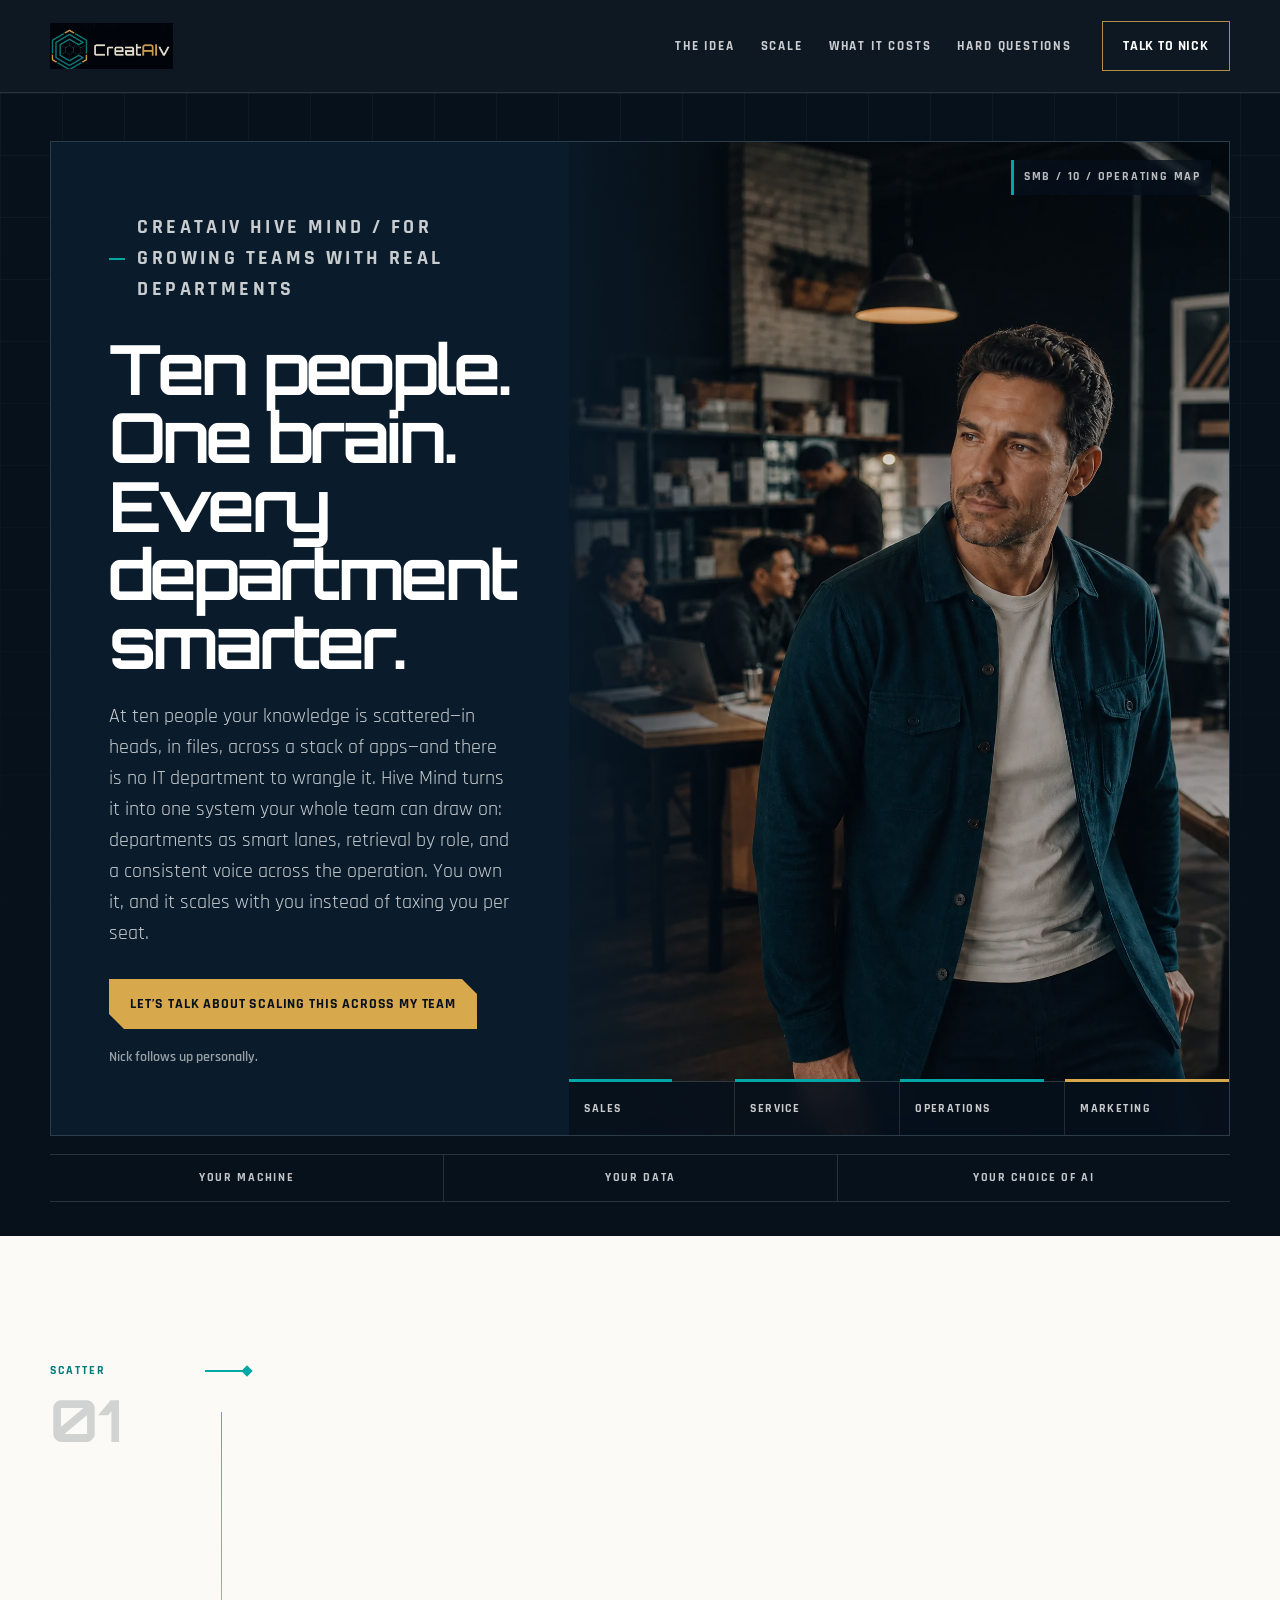
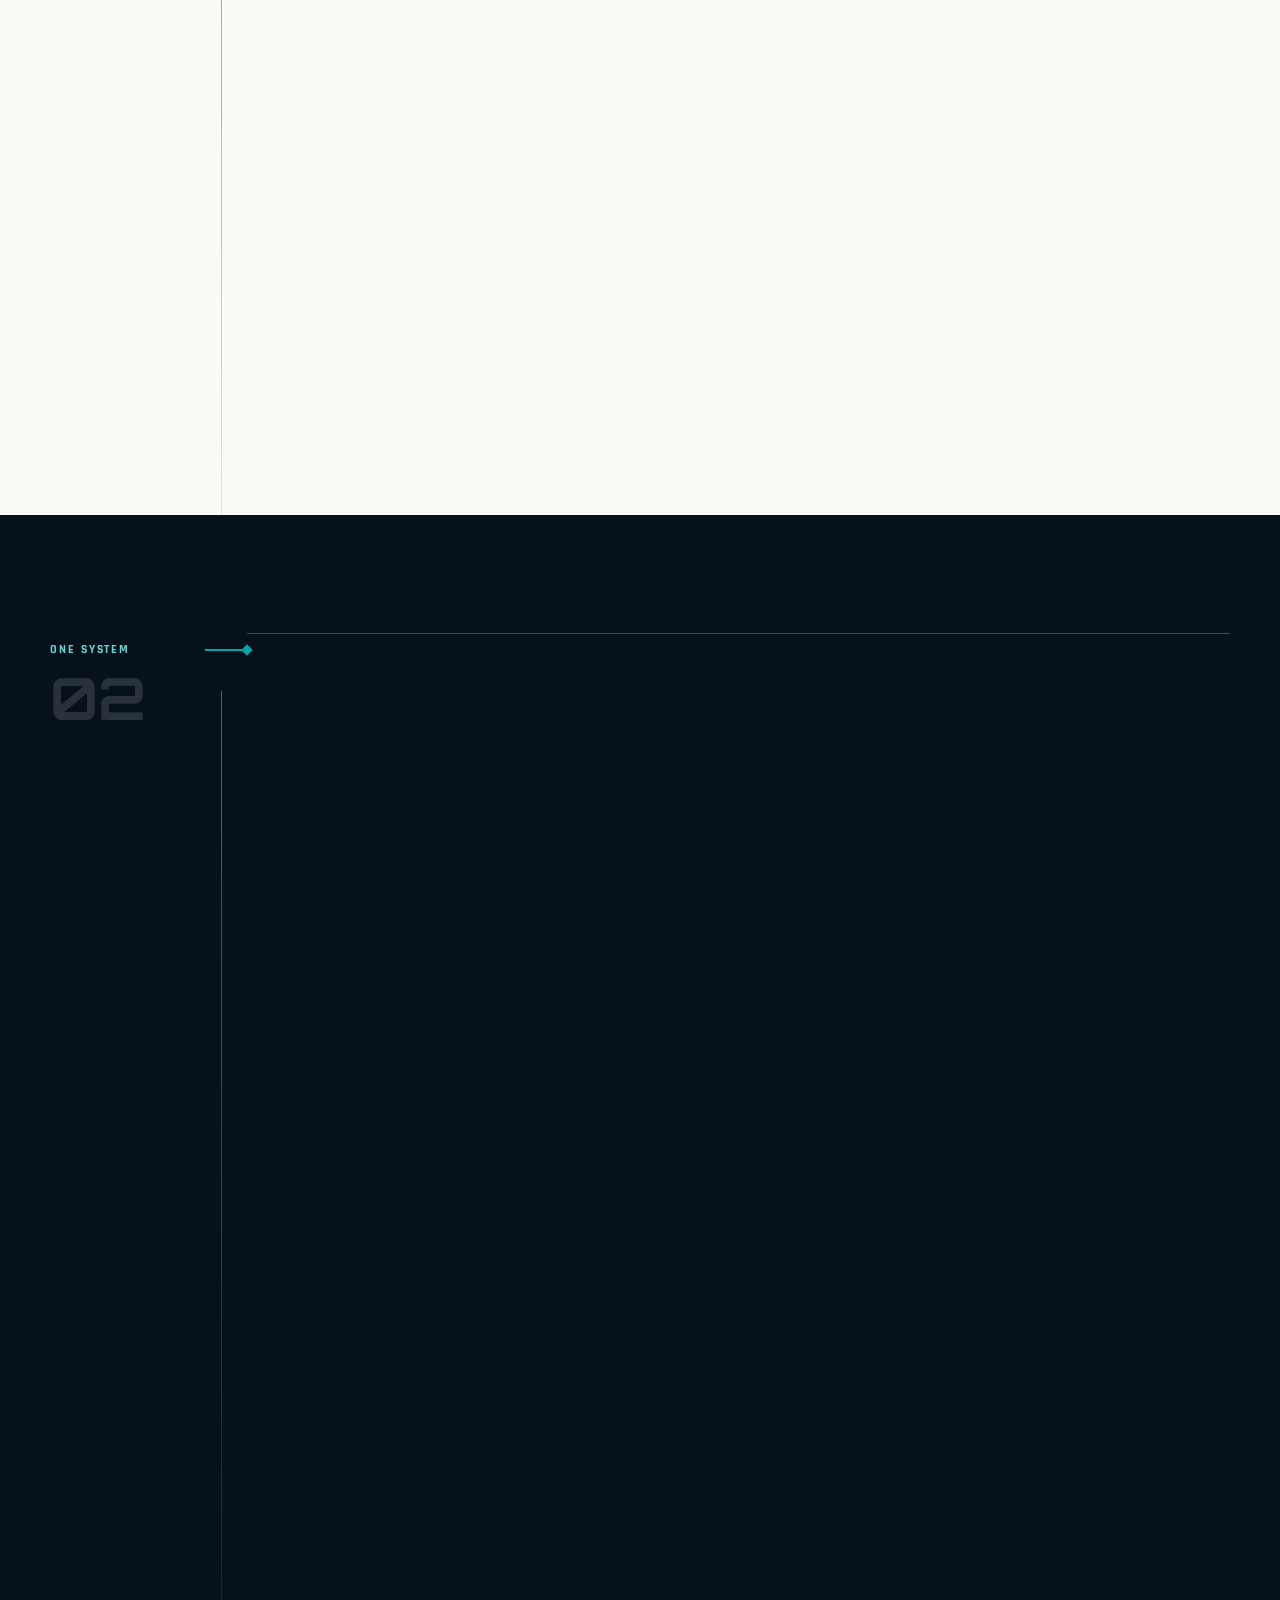
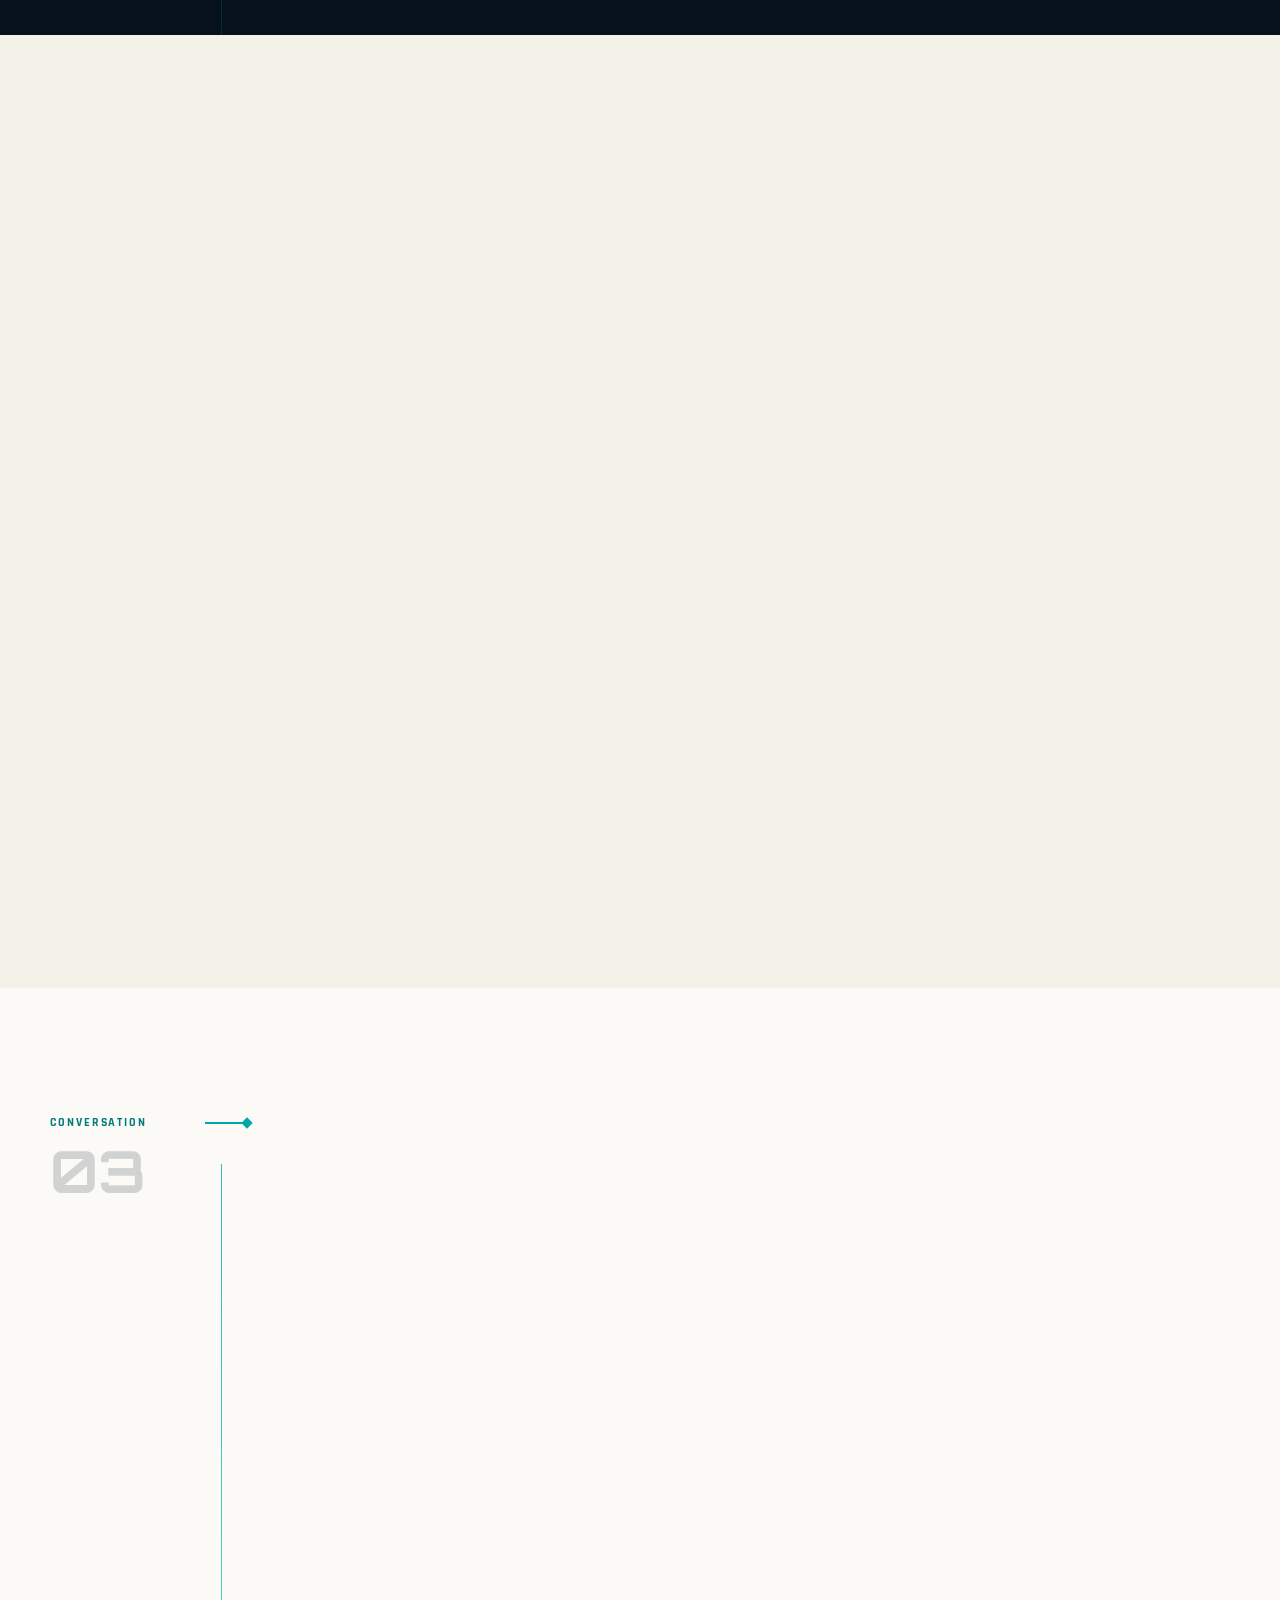
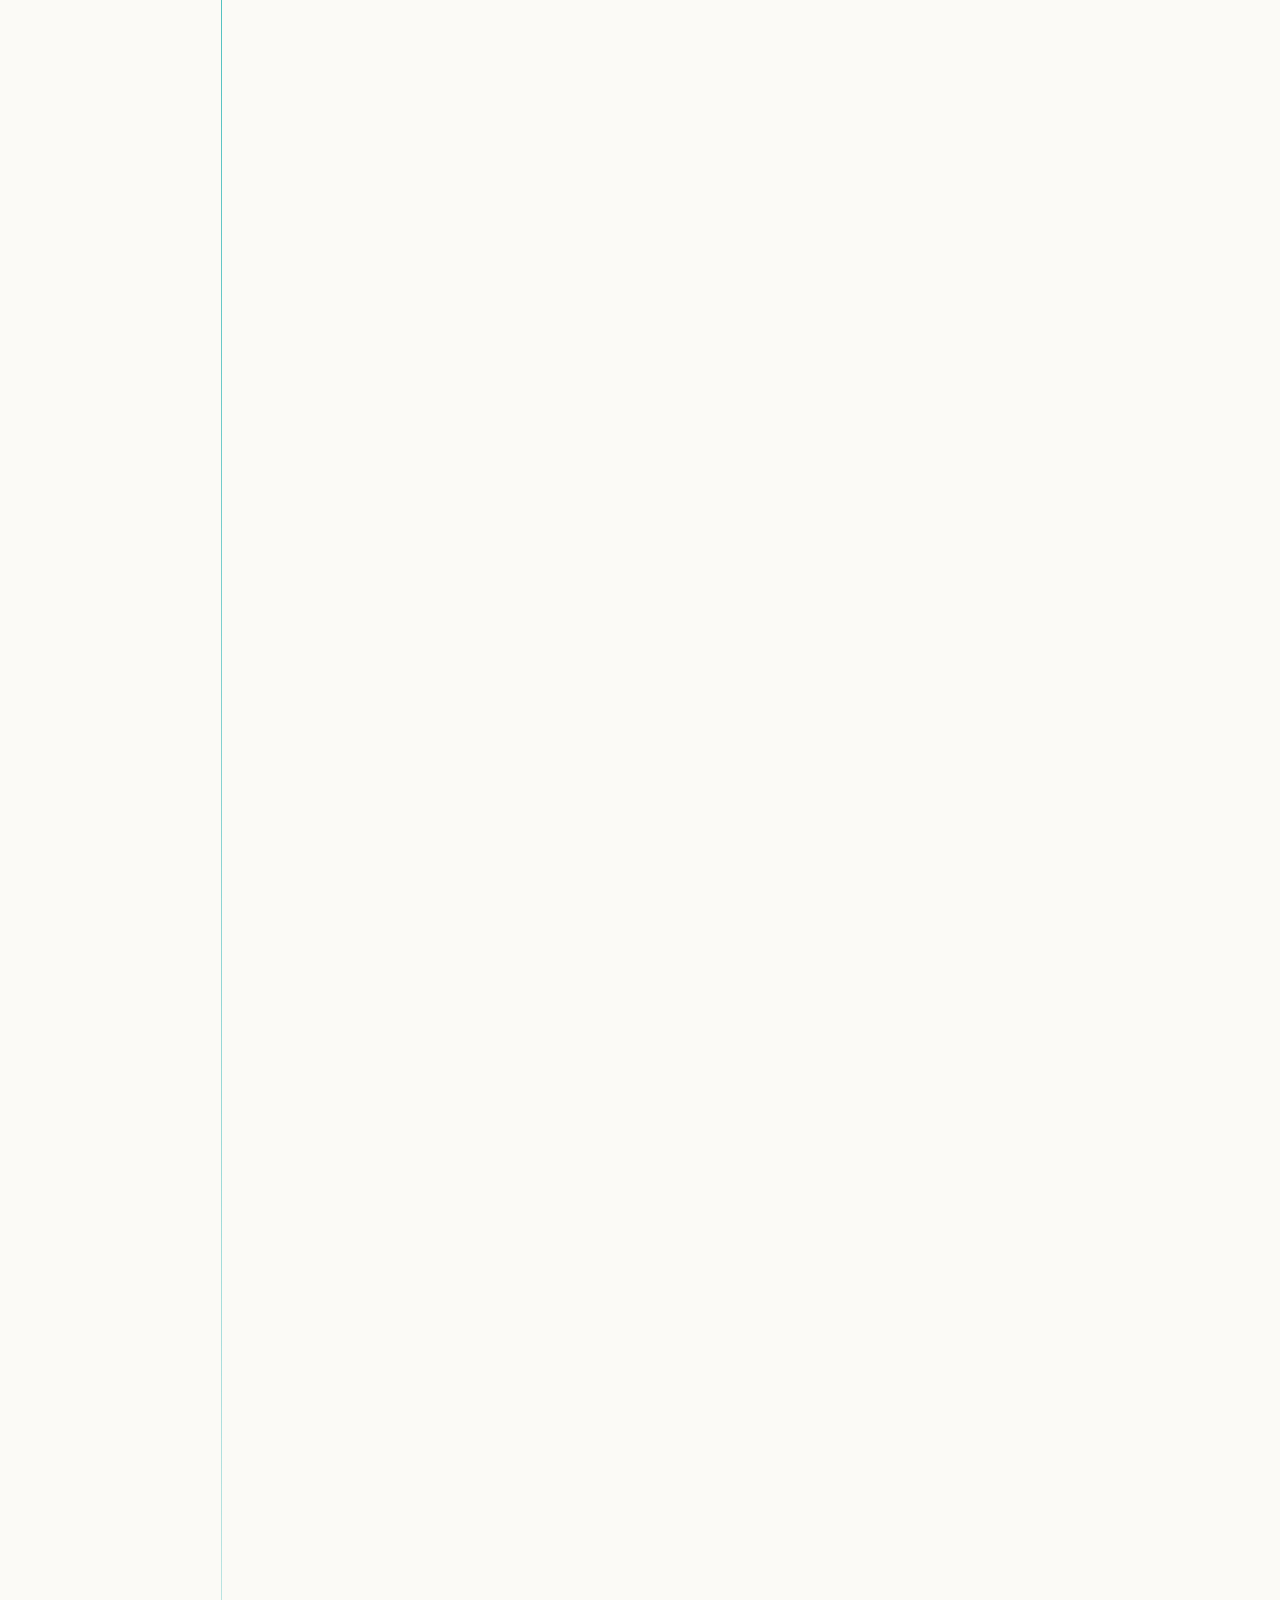
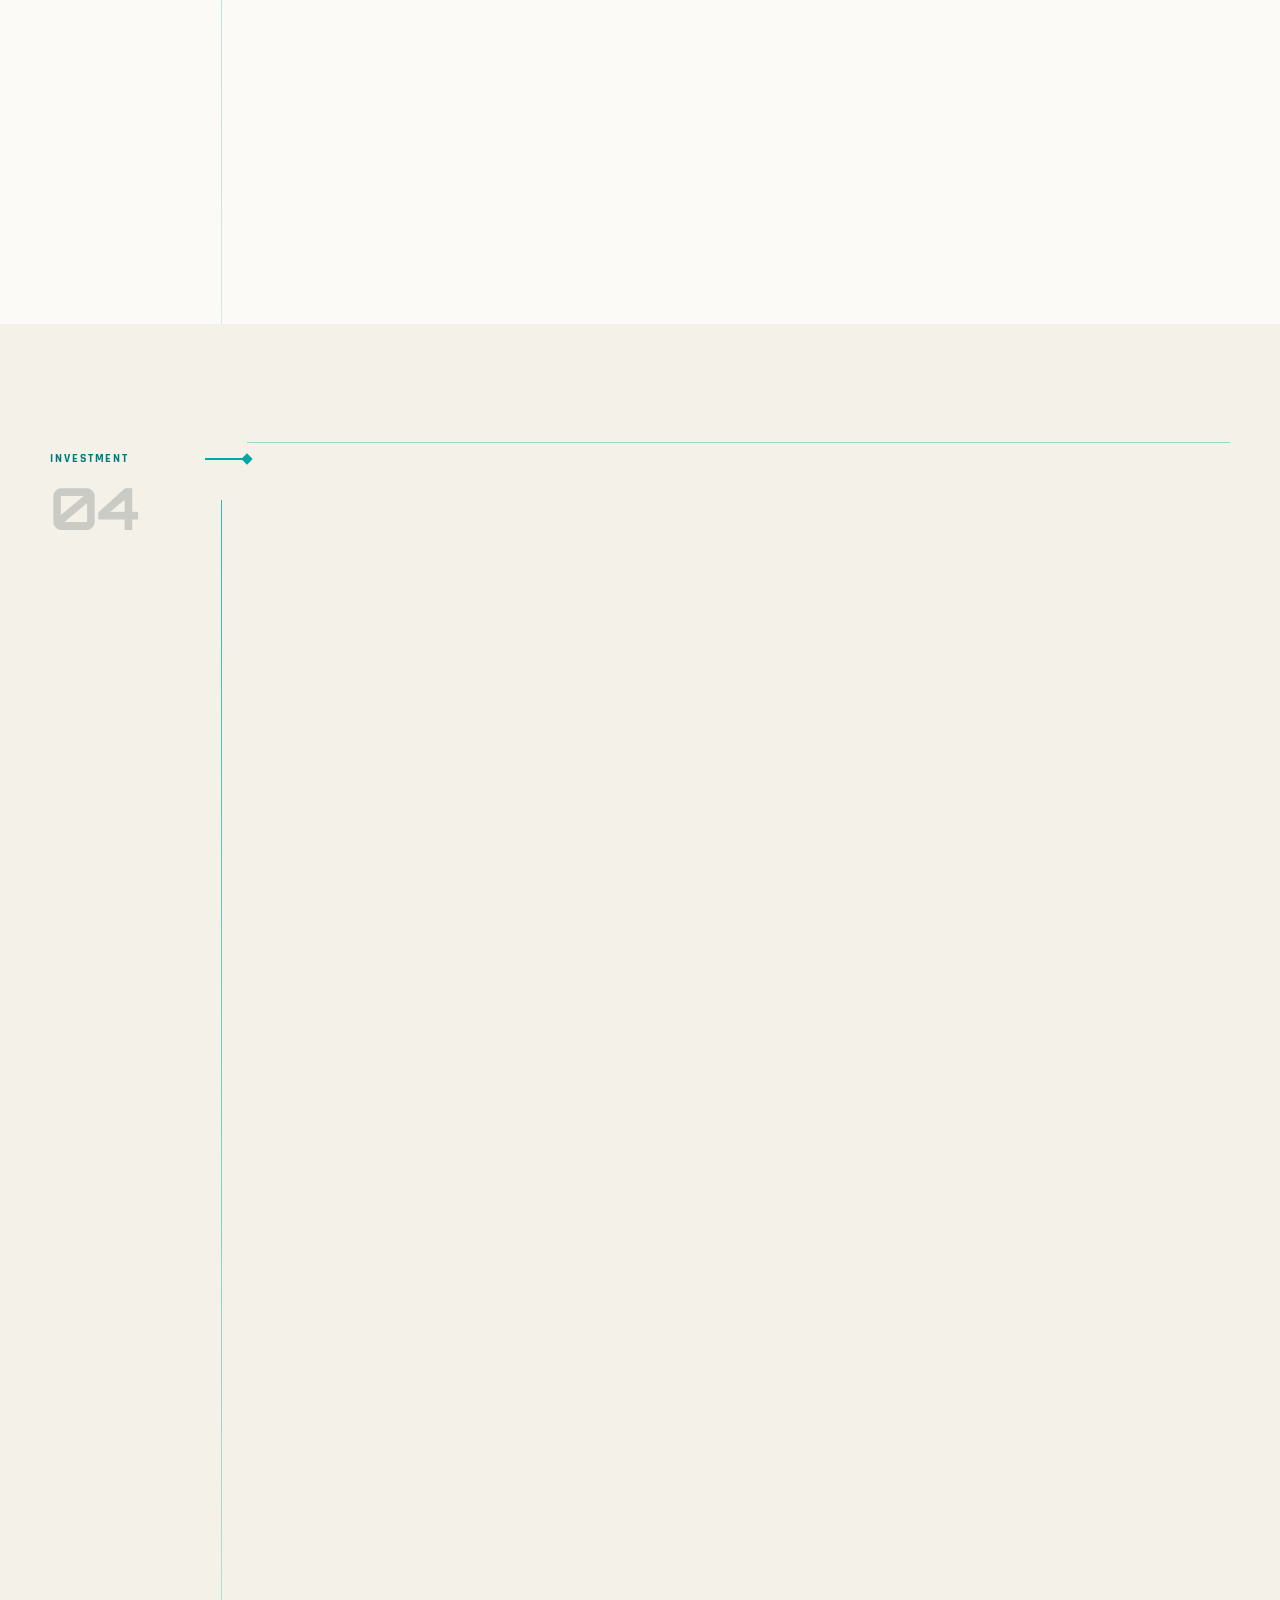
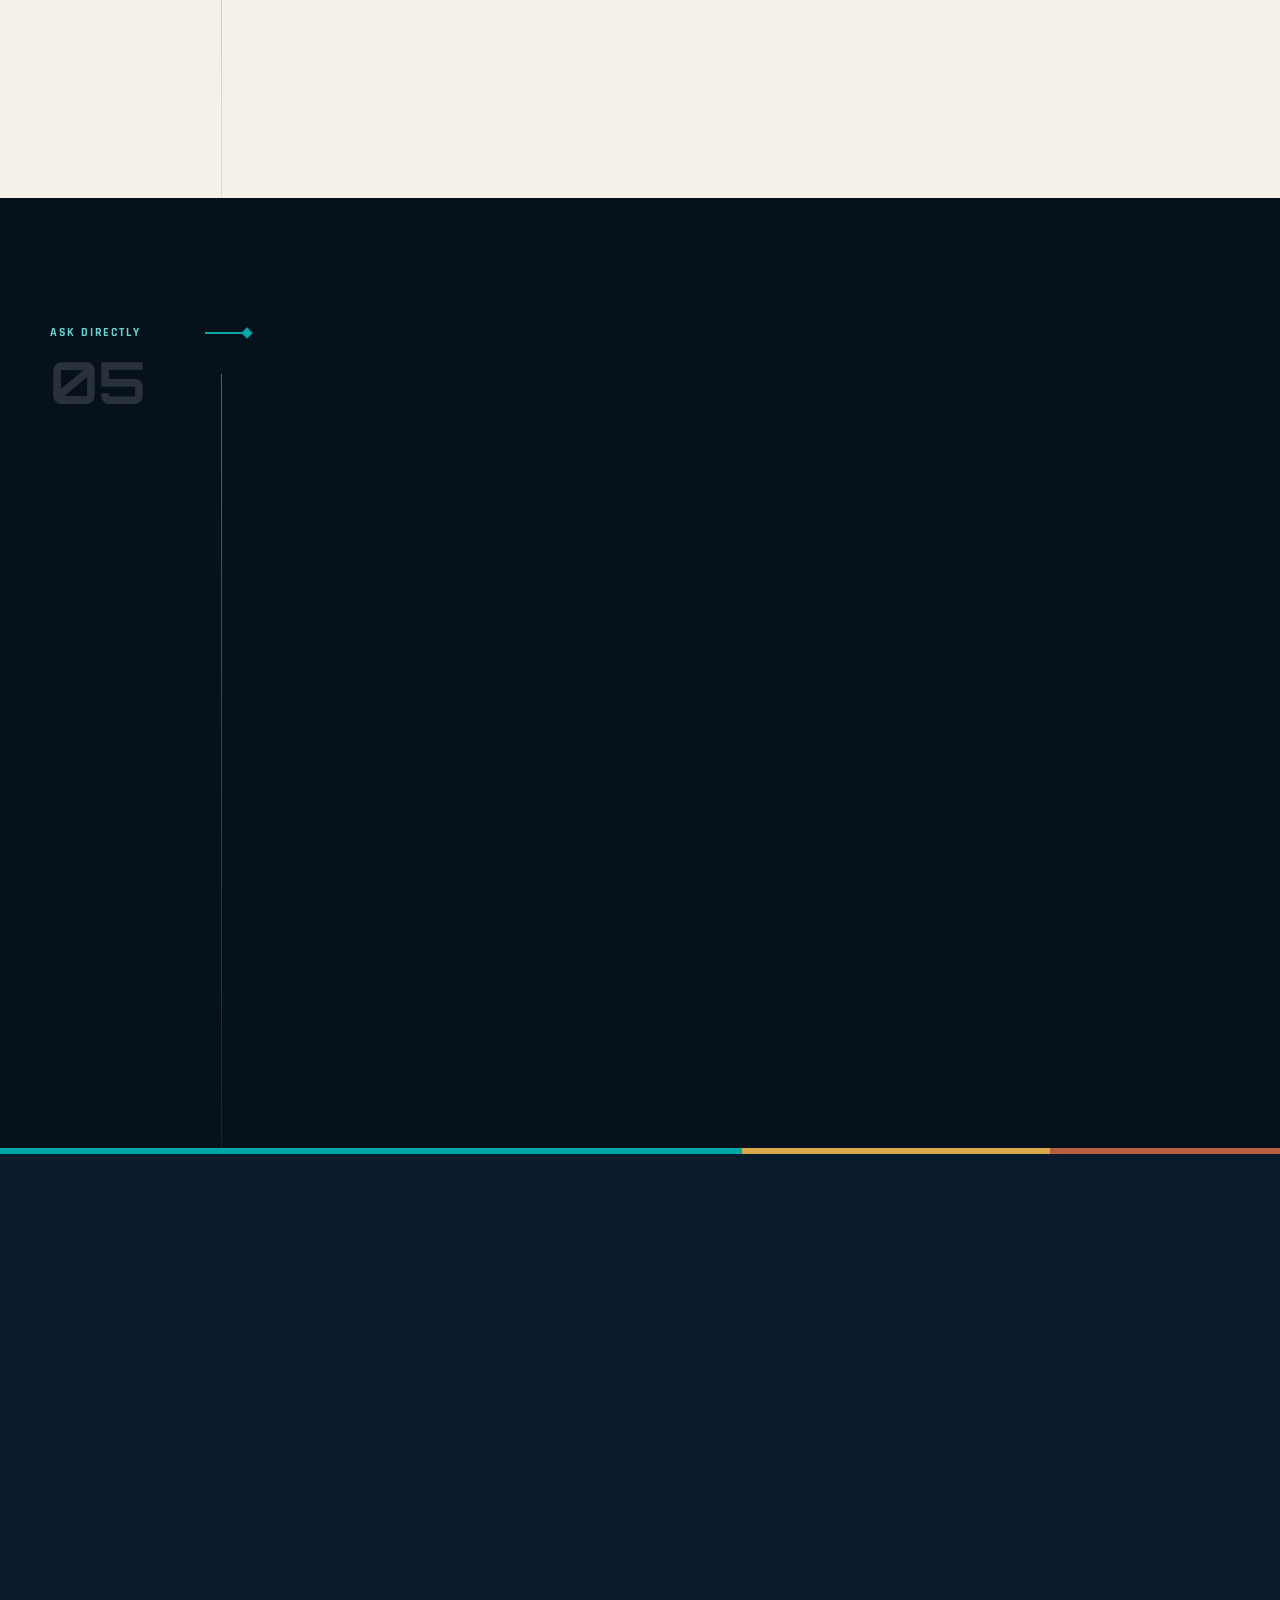
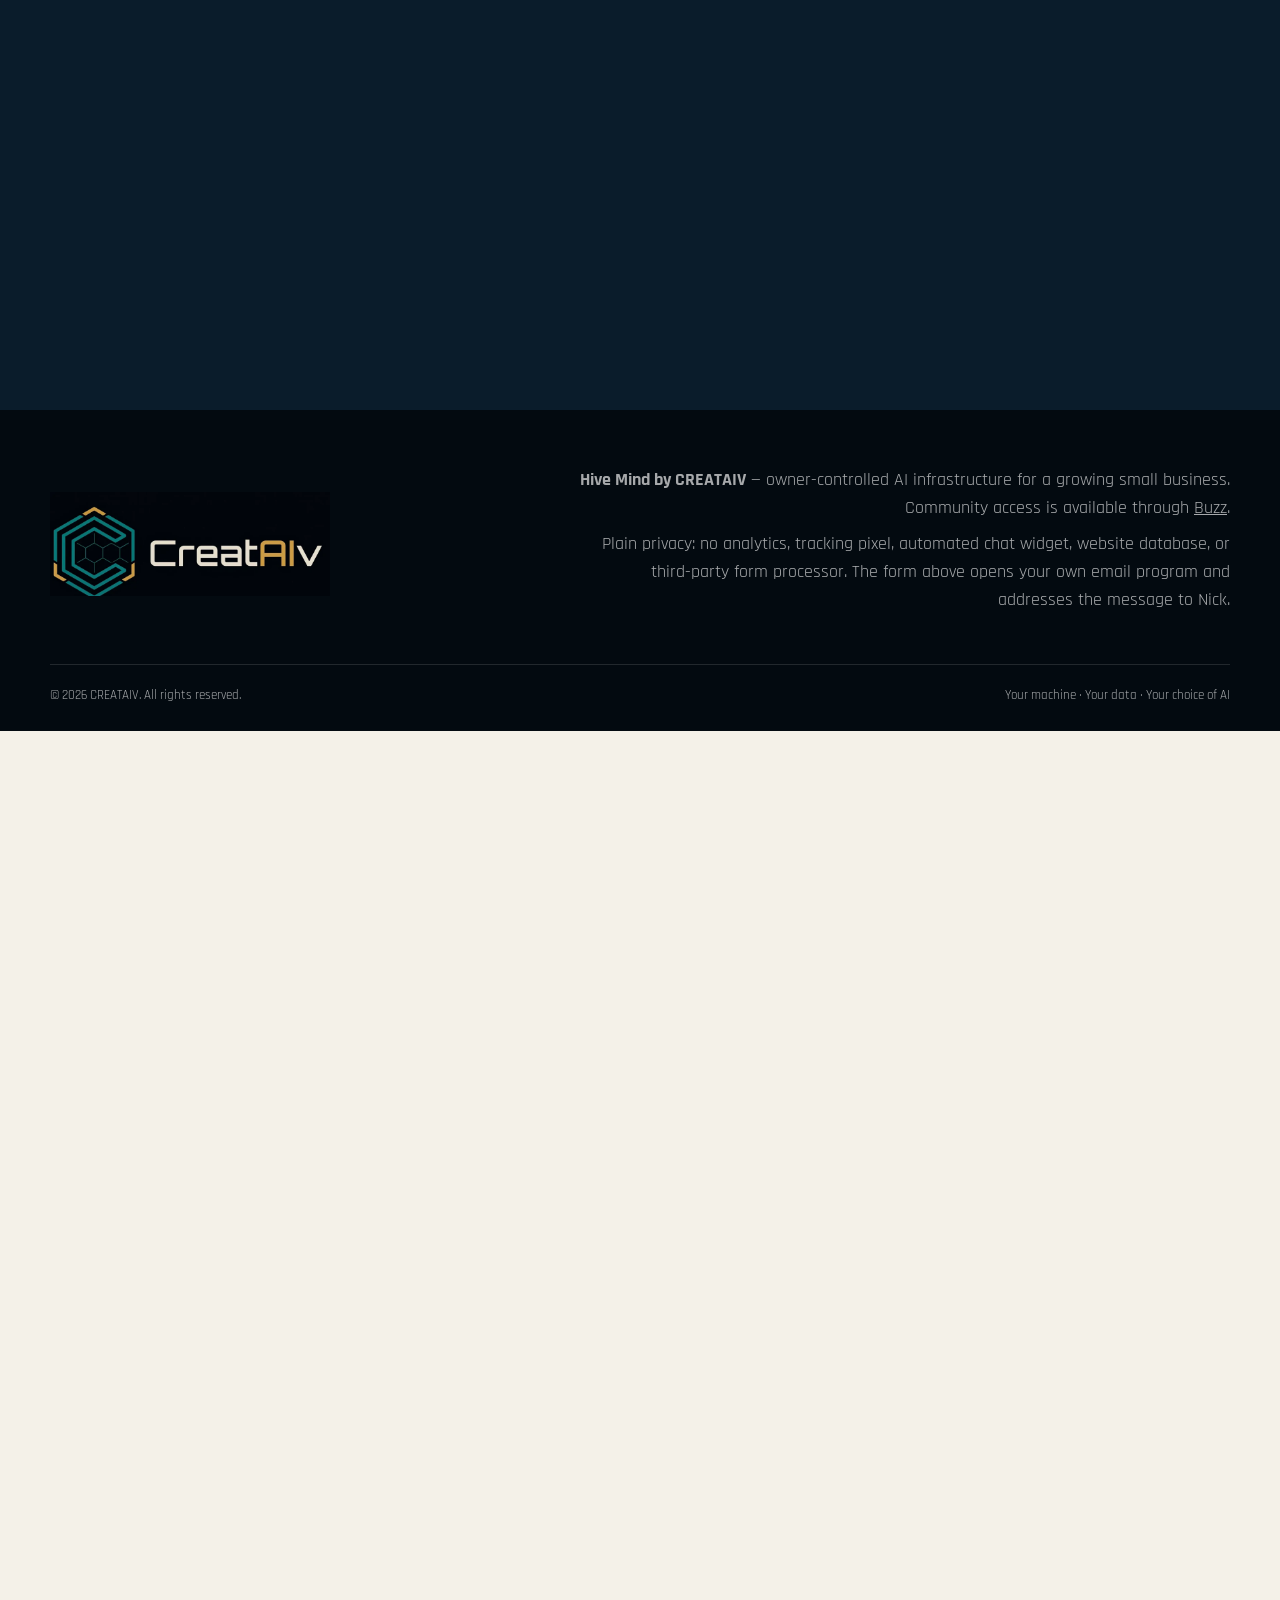
<file: corecell-smb10/index.html>
<!doctype html>
<html lang="en">
<head>
  <meta charset="utf-8">
  <meta name="viewport" content="width=device-width, initial-scale=1">
  <title>Hive Mind — Page Moved</title>
  <meta name="robots" content="noindex,follow">
  <link rel="canonical" href="https://janet-e4.github.io/hive-mind-smb10/">
  <meta http-equiv="refresh" content="0; url=https://janet-e4.github.io/hive-mind-smb10/">
  <style>
    :root { color-scheme: dark; font-family: system-ui, sans-serif; }
    body { min-height: 100vh; margin: 0; display: grid; place-items: center; background: #061821; color: #f5f1e8; }
    main { max-width: 34rem; padding: 2rem; text-align: center; }
    a { color: #f2b94b; }
  </style>
</head>
<body>
  <main>
    <h1>Hive Mind has moved.</h1>
    <p>If you are not redirected automatically, <a href="https://janet-e4.github.io/hive-mind-smb10/">open the Hive Mind page</a>.</p>
  </main>
</body>
</html>
</file>
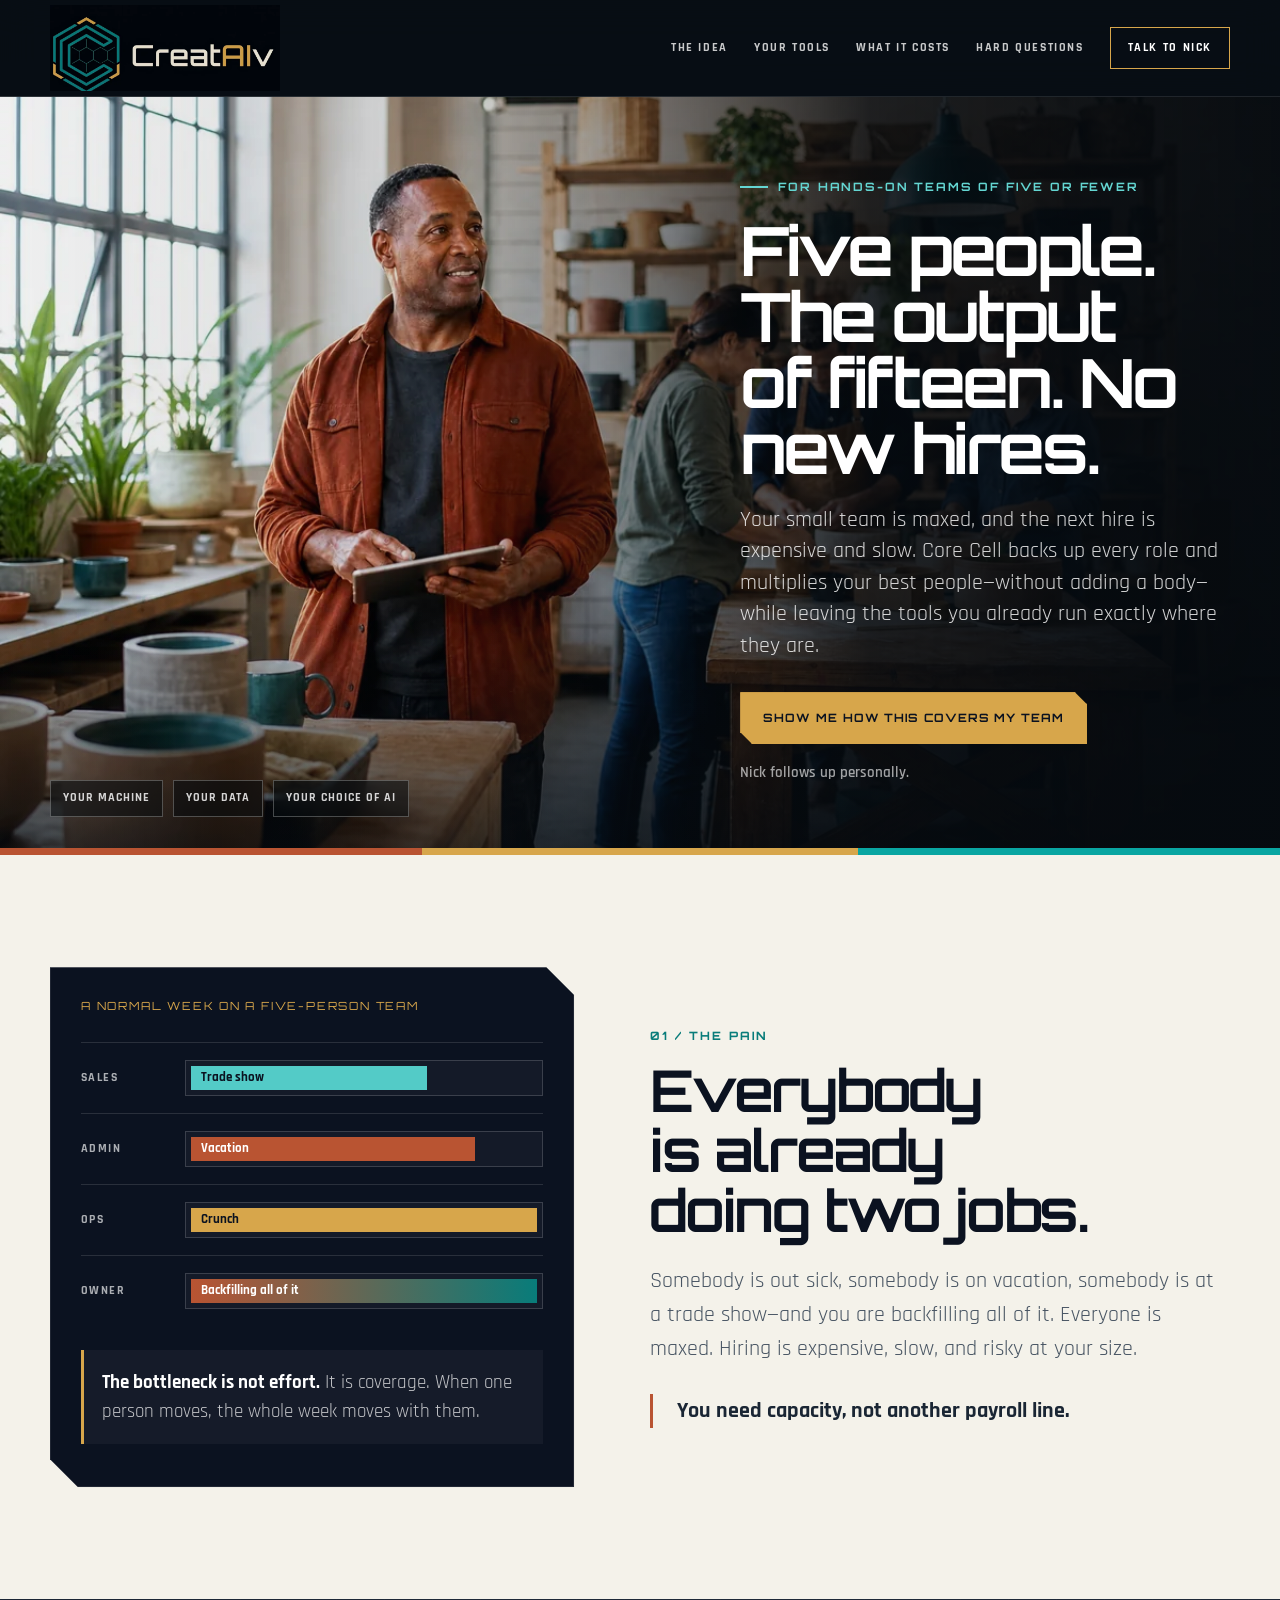
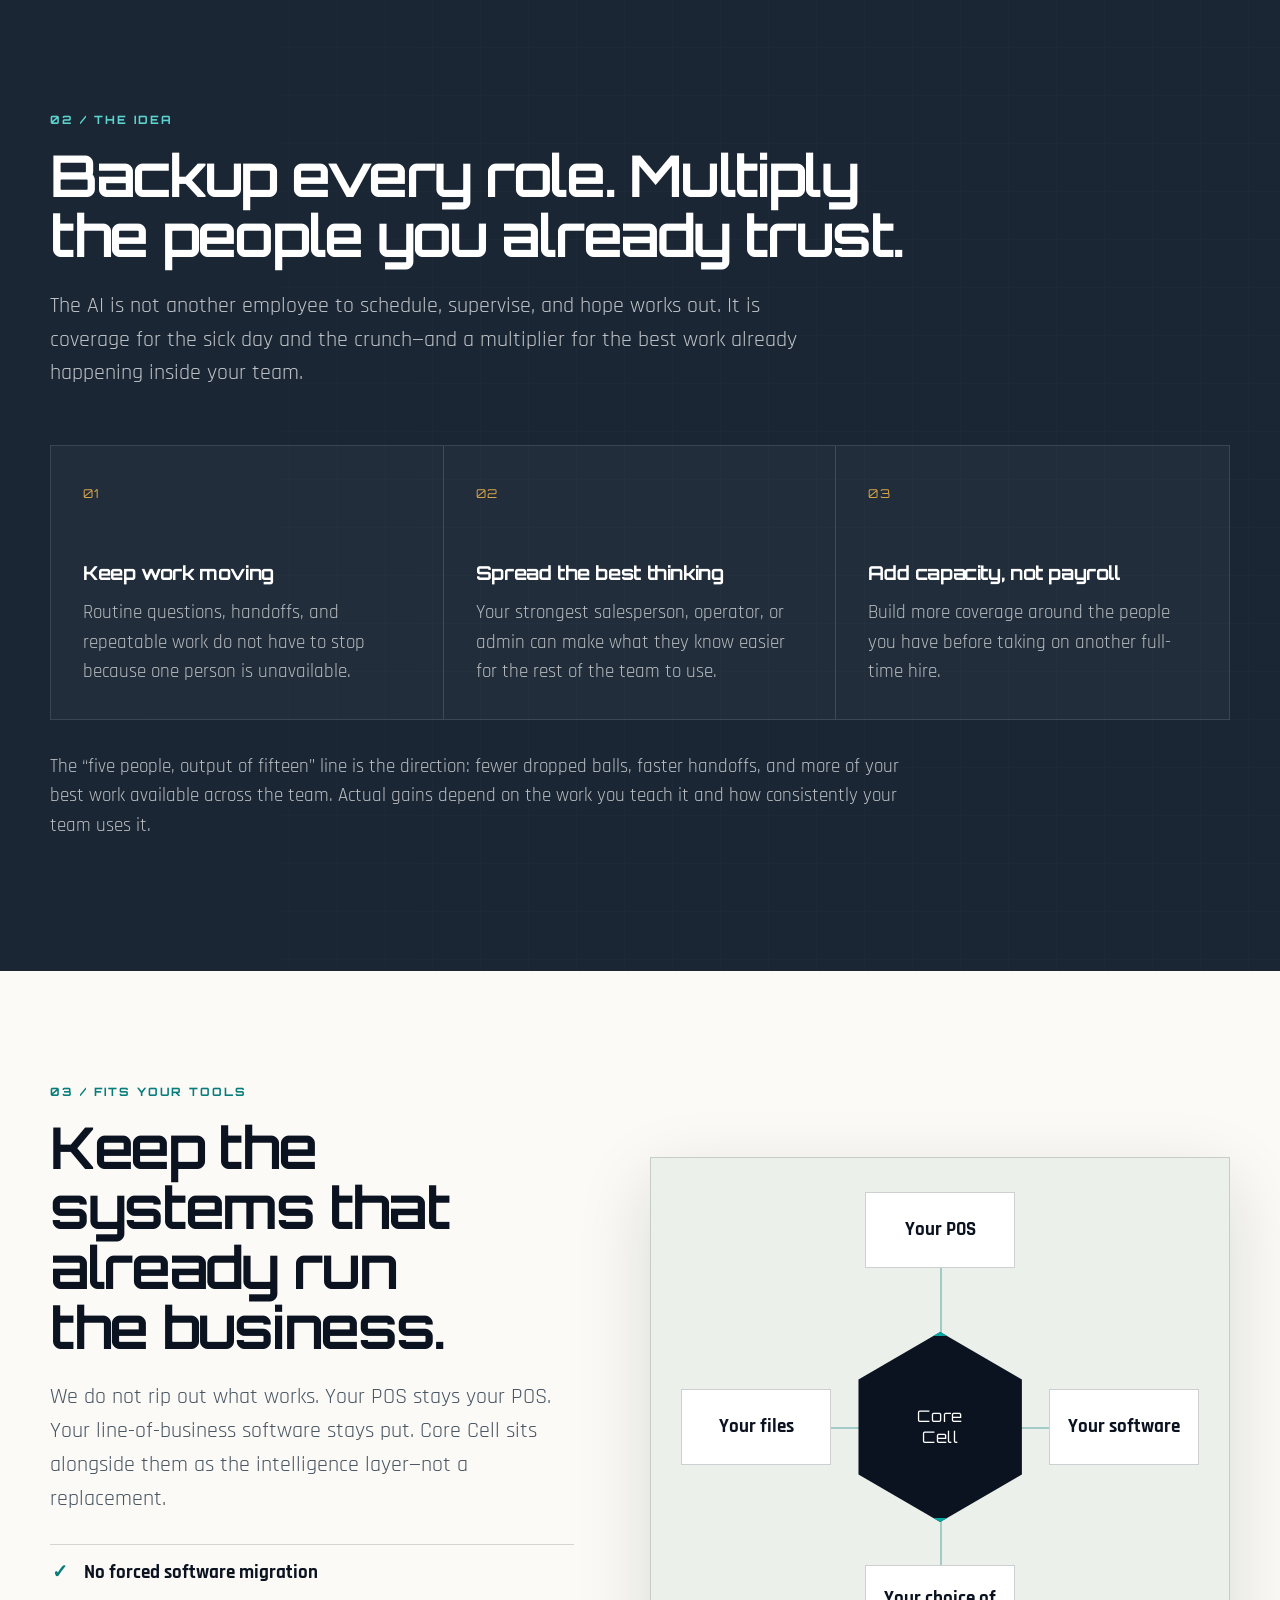
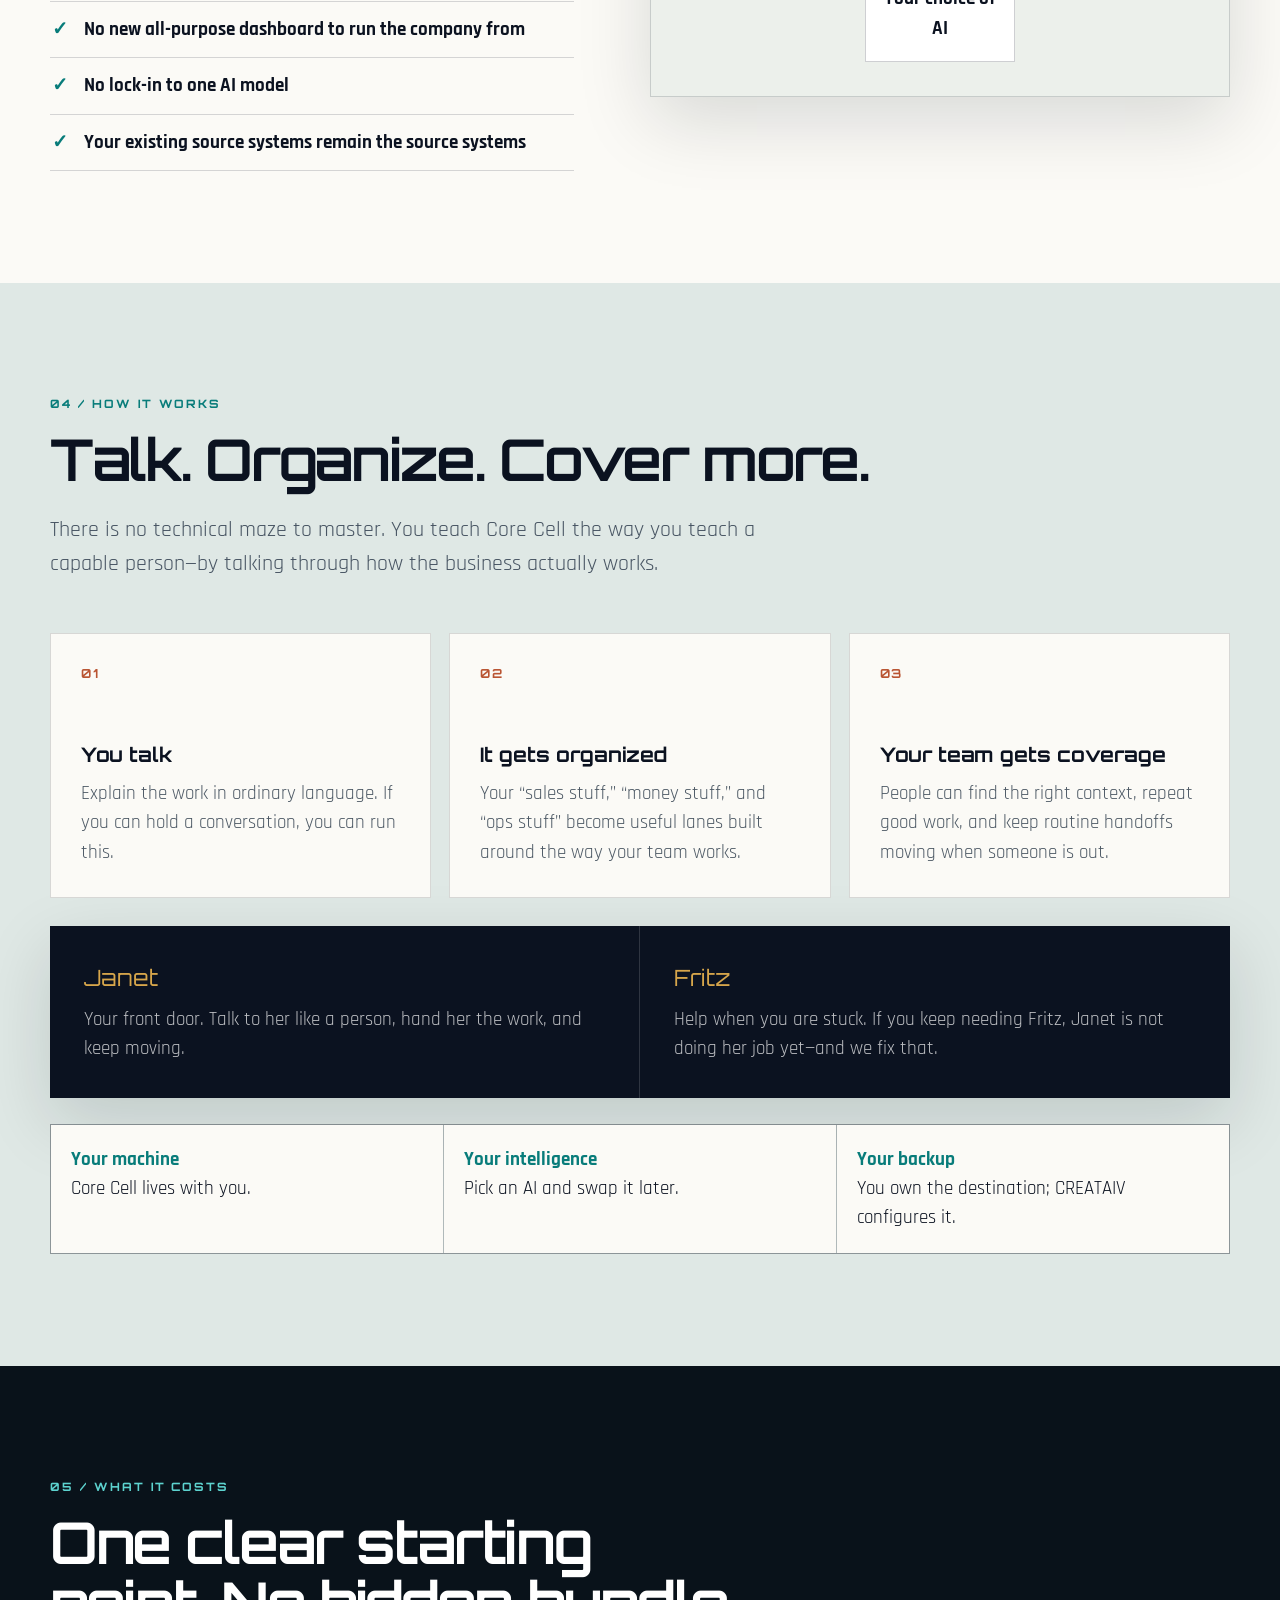
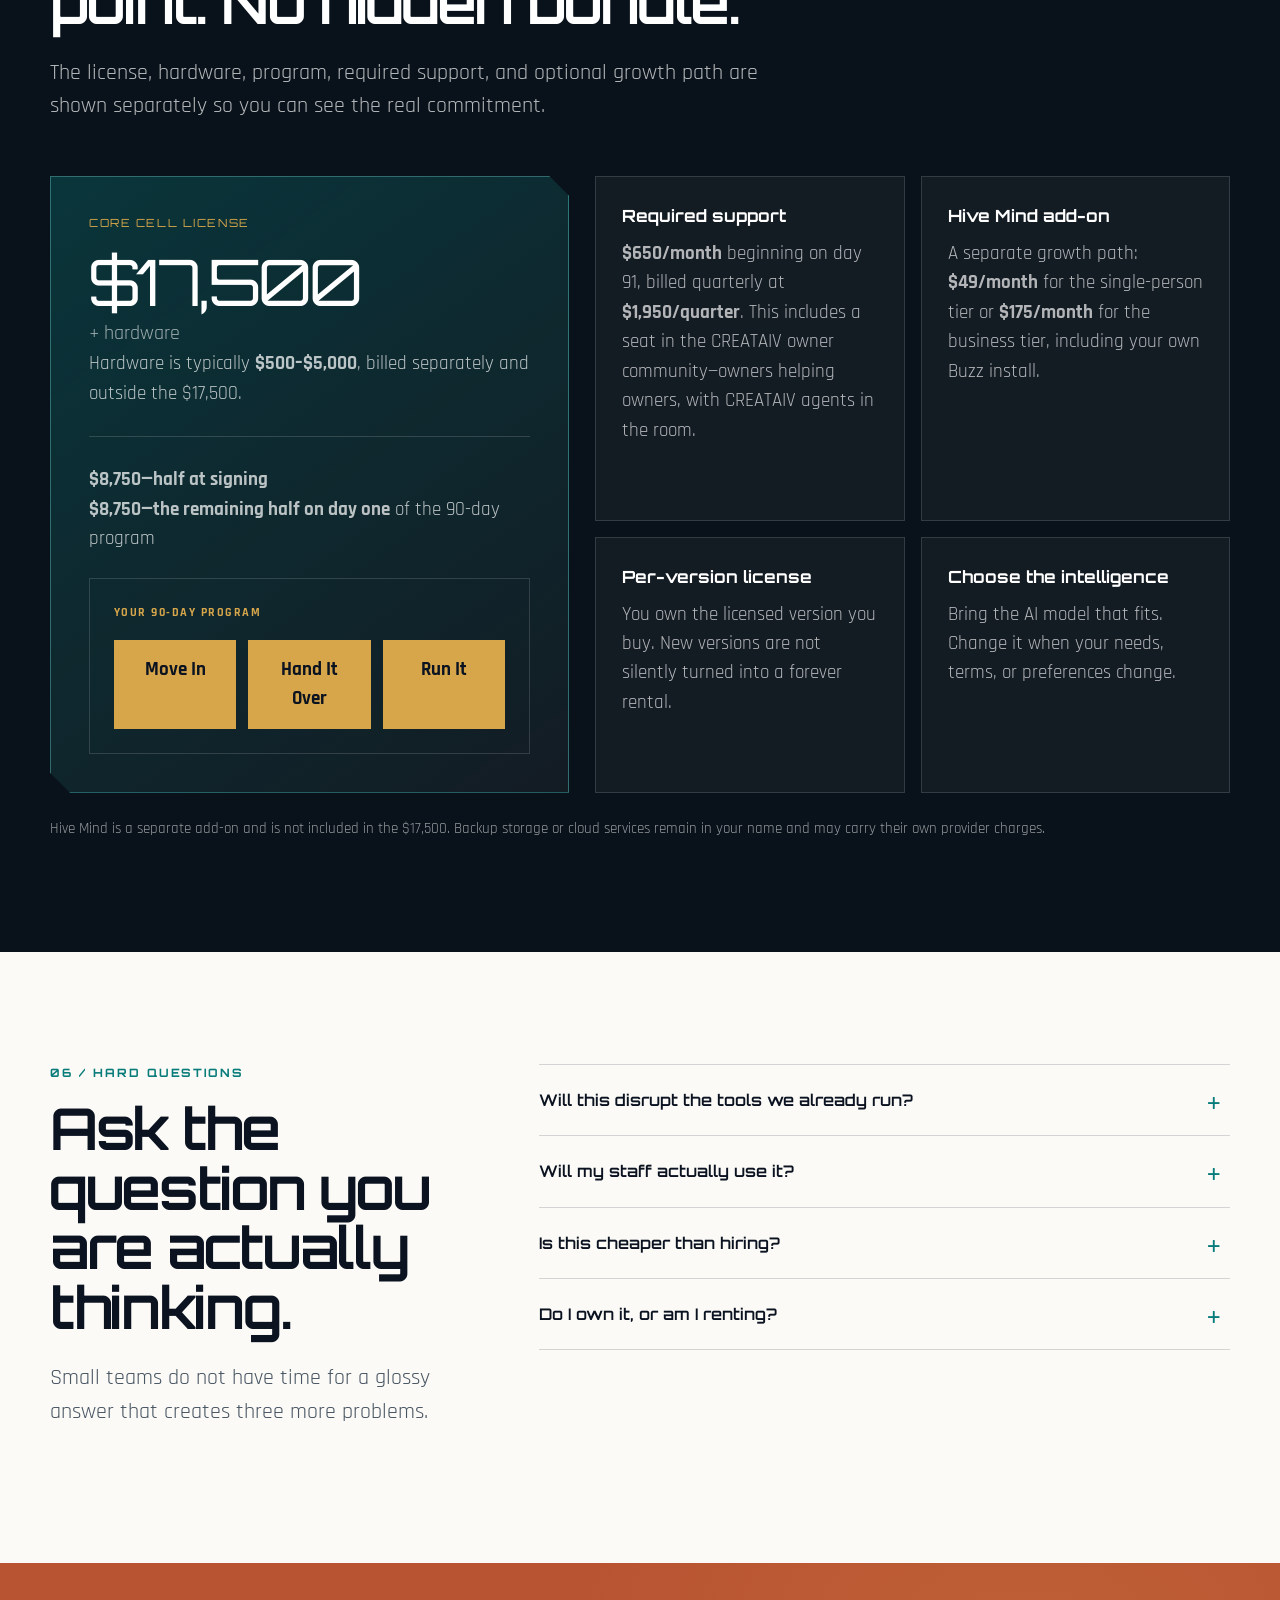
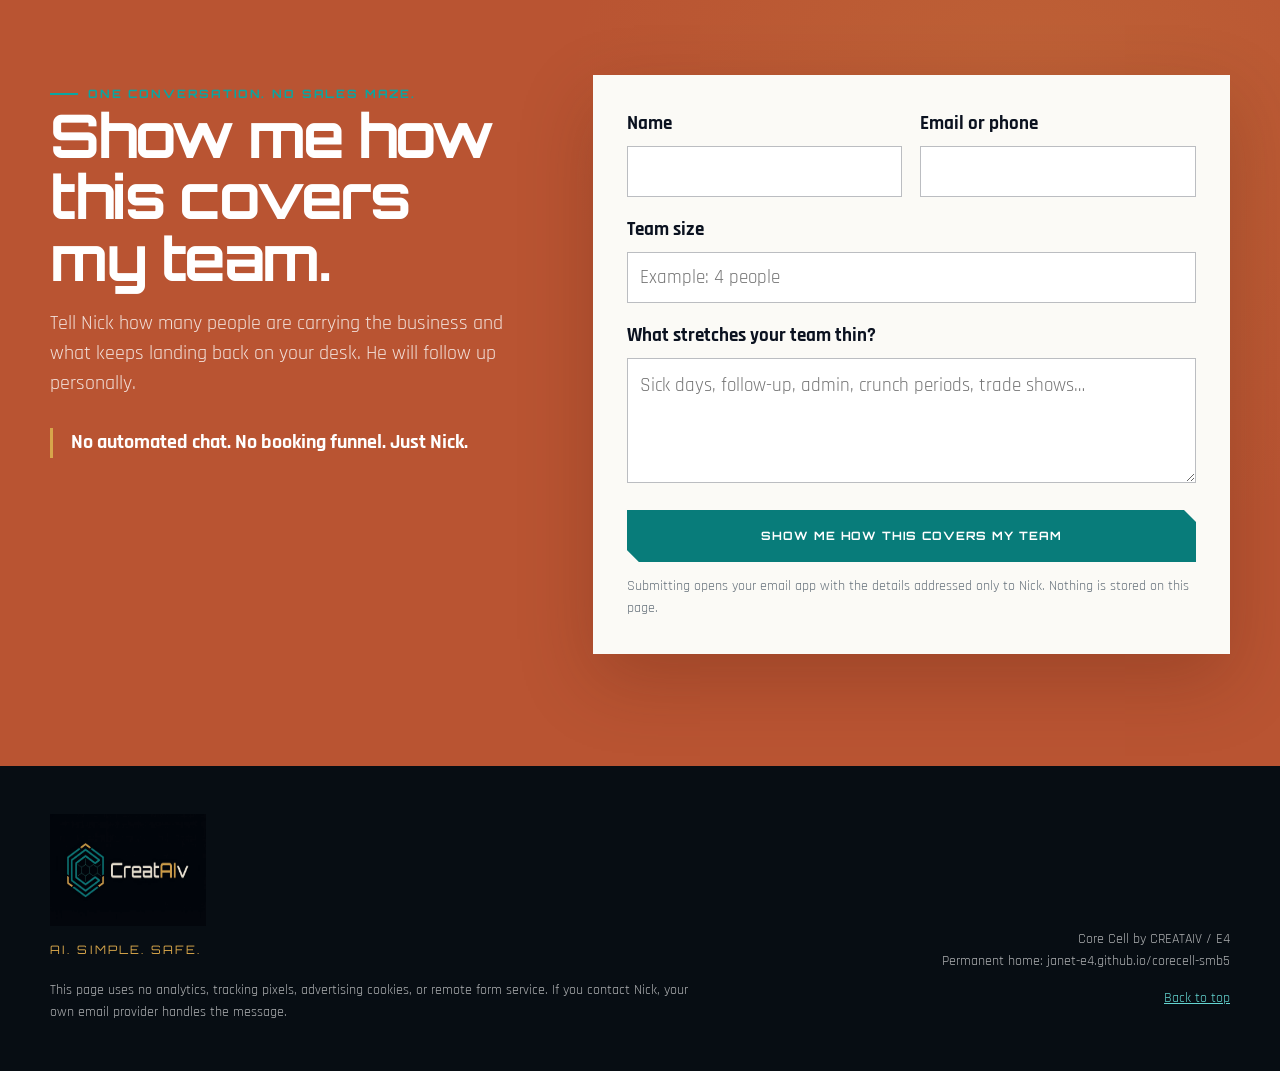
<file: corecell-smb5/index.html>
<!doctype html>
<!-- Core Cell SMB ≤5 | Version 1.0.2 | Hero scale, header logo, and Eric-specific pricing correction | 2026-07-26 -->
<html lang="en">
<head>
  <meta charset="utf-8">
  <meta name="viewport" content="width=device-width, initial-scale=1">
  <title>Capacity Without Headcount — CREATAIV Core Cell</title>
  <meta name="description" content="Back up every role and multiply your best people — without hiring. Keep your existing tools, teach Core Cell your business, and own the result.">
  <meta name="robots" content="index,follow,max-image-preview:large">
  <link rel="canonical" href="https://janet-e4.github.io/corecell-smb5/">
  <meta property="og:type" content="website">
  <meta property="og:title" content="Capacity Without Headcount — CREATAIV Core Cell">
  <meta property="og:description" content="Back up every role and multiply your best people — without adding another payroll line.">
  <meta property="og:url" content="https://janet-e4.github.io/corecell-smb5/">
  <meta property="og:image" content="https://janet-e4.github.io/corecell-smb5/assets/og-preview.webp">
  <meta property="og:image:width" content="1200">
  <meta property="og:image:height" content="630">
  <meta property="og:image:alt" content="A hands-on small-business owner coordinating work with a compact team">
  <meta name="twitter:card" content="summary_large_image">
  <meta name="twitter:title" content="Capacity Without Headcount — CREATAIV Core Cell">
  <meta name="twitter:description" content="Coverage and multiplication for a small team — without another hire.">
  <meta name="twitter:image" content="https://janet-e4.github.io/corecell-smb5/assets/og-preview.webp">
  <link rel="icon" type="image/png" href="assets/favicon.png">
  <style>
    @font-face {
      font-family: "Orbitron";
      src: url("assets/fonts/Orbitron-Variable.ttf") format("truetype");
      font-weight: 400 900;
      font-style: normal;
      font-display: swap;
    }
    @font-face {
      font-family: "Rajdhani";
      src: url("assets/fonts/Rajdhani-Regular.ttf") format("truetype");
      font-weight: 400;
      font-style: normal;
      font-display: swap;
    }
    @font-face {
      font-family: "Rajdhani";
      src: url("assets/fonts/Rajdhani-Medium.ttf") format("truetype");
      font-weight: 500;
      font-style: normal;
      font-display: swap;
    }
    @font-face {
      font-family: "Rajdhani";
      src: url("assets/fonts/Rajdhani-SemiBold.ttf") format("truetype");
      font-weight: 600;
      font-style: normal;
      font-display: swap;
    }
    @font-face {
      font-family: "Rajdhani";
      src: url("assets/fonts/Rajdhani-Bold.ttf") format("truetype");
      font-weight: 700;
      font-style: normal;
      font-display: swap;
    }

    :root {
      --ink: #0b1220;
      --ink-soft: #1a2634;
      --teal: #09a6a2;
      --teal-deep: #087c7a;
      --gold: #d7a64b;
      --rust: #b95432;
      --cream: #f4f2ea;
      --paper: #fbfaf6;
      --mist: #dfe8e5;
      --line: rgba(11, 18, 32, .16);
      --white: #ffffff;
      --shadow: 0 24px 70px rgba(10, 20, 28, .14);
      --display: "Orbitron", Arial, sans-serif;
      --body: "Rajdhani", Arial, sans-serif;
      --shell: min(1180px, calc(100% - 40px));
    }

    *, *::before, *::after { box-sizing: border-box; }
    html { scroll-behavior: smooth; }
    body {
      margin: 0;
      color: var(--ink);
      background: var(--paper);
      font-family: var(--body);
      font-size: 19px;
      line-height: 1.55;
      -webkit-font-smoothing: antialiased;
      text-rendering: optimizeLegibility;
    }
    img { display: block; max-width: 100%; }
    a { color: inherit; }
    button, input, textarea { font: inherit; }
    button { cursor: pointer; }
    :focus-visible { outline: 3px solid var(--gold); outline-offset: 4px; }
    ::selection { color: var(--white); background: var(--teal-deep); }

    .skip-link {
      position: fixed;
      top: 12px;
      left: 12px;
      z-index: 1000;
      padding: 10px 15px;
      color: var(--ink);
      background: var(--gold);
      transform: translateY(-160%);
      transition: transform .2s ease;
      font-weight: 700;
    }
    .skip-link:focus { transform: translateY(0); }

    .site-header {
      position: fixed;
      inset: 0 0 auto;
      z-index: 50;
      border-bottom: 1px solid rgba(255,255,255,.1);
      background: rgba(7, 13, 20, .88);
      backdrop-filter: blur(18px);
      transition: background .25s ease, box-shadow .25s ease;
    }
    .site-header.is-scrolled {
      background: rgba(7, 13, 20, .97);
      box-shadow: 0 16px 42px rgba(0,0,0,.18);
    }
    .nav-shell {
      width: var(--shell);
      min-height: 96px;
      margin: 0 auto;
      display: flex;
      align-items: center;
      justify-content: space-between;
      gap: 30px;
    }
    .brand { display: inline-flex; align-items: center; text-decoration: none; }
    .brand img { width: 230px; height: auto; }
    .brand-mark {
      width: 230px;
      aspect-ratio: 830 / 310;
      display: block;
      background: url("assets/creataiv-horizontal-tight.webp") center / contain no-repeat;
    }
    .nav-links { display: flex; align-items: center; gap: 26px; }
    .nav-links a {
      color: rgba(255,255,255,.78);
      text-decoration: none;
      text-transform: uppercase;
      letter-spacing: .14em;
      font-size: .72rem;
      font-weight: 700;
    }
    .nav-links a:hover { color: var(--white); }
    .nav-links .nav-cta {
      padding: 11px 17px;
      border: 1px solid var(--gold);
      color: var(--white);
    }
    .menu-toggle {
      display: none;
      width: 46px;
      height: 46px;
      border: 1px solid rgba(255,255,255,.3);
      background: transparent;
      color: var(--white);
      align-items: center;
      justify-content: center;
    }
    .menu-toggle span,
    .menu-toggle span::before,
    .menu-toggle span::after {
      display: block;
      width: 21px;
      height: 2px;
      background: currentColor;
      content: "";
      position: relative;
    }
    .menu-toggle span::before { position: absolute; top: -7px; }
    .menu-toggle span::after { position: absolute; top: 7px; }

    main { overflow: clip; }
    .hero {
      min-height: 820px;
      padding-top: 96px;
      position: relative;
      color: var(--white);
      background: #0b1218;
      display: grid;
      isolation: isolate;
    }
    .hero-media {
      position: absolute;
      inset: 96px 0 0;
      z-index: -3;
    }
    .hero-media picture,
    .hero-media img { width: 100%; height: 100%; }
    .hero-media img { object-fit: cover; object-position: 43% center; }
    .hero::before {
      content: "";
      position: absolute;
      inset: 96px 0 0;
      z-index: -2;
      background:
        linear-gradient(90deg, rgba(5,10,15,.06) 0%, rgba(5,10,15,.14) 35%, rgba(5,10,15,.88) 68%, rgba(5,10,15,.97) 100%),
        linear-gradient(0deg, rgba(5,10,15,.75) 0%, transparent 35%);
    }
    .hero::after {
      content: "";
      position: absolute;
      inset: auto 0 0;
      height: 7px;
      z-index: -1;
      background: linear-gradient(90deg, var(--rust) 0 33%, var(--gold) 33% 67%, var(--teal) 67% 100%);
    }
    .hero-shell {
      width: var(--shell);
      margin: 0 auto;
      display: grid;
      grid-template-columns: minmax(0, 1fr) minmax(490px, .82fr);
      align-items: center;
      min-height: 742px;
    }
    .hero-copy {
      grid-column: 2;
      padding: 72px 0 70px 42px;
      align-self: center;
    }
    .eyebrow {
      display: inline-flex;
      align-items: center;
      gap: 10px;
      color: var(--teal);
      font-family: var(--display);
      font-size: .72rem;
      line-height: 1.3;
      letter-spacing: .16em;
      text-transform: uppercase;
      font-weight: 700;
    }
    .eyebrow::before {
      content: "";
      width: 28px;
      height: 2px;
      background: currentColor;
    }
    .hero .eyebrow { color: #64d6d2; }
    h1, h2, h3, p { margin-top: 0; }
    h1, h2, h3 { text-wrap: balance; }
    h1 {
      margin: 20px 0 24px;
      font-family: var(--display);
      font-size: clamp(2.75rem, 5.3vw, 5.55rem);
      line-height: .97;
      letter-spacing: -.045em;
      font-weight: 650;
    }
    .hero-subhead {
      max-width: 620px;
      margin-bottom: 30px;
      color: rgba(255,255,255,.82);
      font-size: clamp(1.12rem, 1.7vw, 1.42rem);
      line-height: 1.45;
    }
    .hero-actions { display: flex; align-items: center; gap: 18px; flex-wrap: wrap; }
    .button {
      min-height: 52px;
      padding: 13px 22px;
      display: inline-flex;
      align-items: center;
      justify-content: center;
      gap: 10px;
      border: 1px solid var(--teal);
      color: var(--white);
      background: var(--teal-deep);
      text-decoration: none;
      font-family: var(--display);
      font-size: .72rem;
      line-height: 1.25;
      letter-spacing: .08em;
      text-transform: uppercase;
      font-weight: 700;
      clip-path: polygon(0 0, calc(100% - 12px) 0, 100% 12px, 100% 100%, 12px 100%, 0 calc(100% - 12px));
      transition: transform .2s ease, background .2s ease;
    }
    .button:hover { transform: translateY(-2px); background: #0b908d; }
    .button--light { color: var(--ink); background: var(--gold); border-color: var(--gold); }
    .button--light:hover { background: #e2b65e; }
    .hero-note {
      color: rgba(255,255,255,.62);
      font-size: .92rem;
      font-weight: 600;
    }
    .hero-proof {
      position: absolute;
      left: max(20px, calc((100% - 1180px) / 2));
      bottom: 38px;
      display: flex;
      gap: 10px;
      flex-wrap: wrap;
    }
    .hero-proof span {
      padding: 8px 12px;
      border: 1px solid rgba(255,255,255,.26);
      color: rgba(255,255,255,.82);
      background: rgba(5,10,15,.52);
      font-size: .76rem;
      letter-spacing: .08em;
      text-transform: uppercase;
      font-weight: 700;
      backdrop-filter: blur(12px);
    }

    .section { padding: 112px 0; }
    .shell { width: var(--shell); margin: 0 auto; }
    .section-kicker {
      margin-bottom: 17px;
      color: var(--teal-deep);
      font-family: var(--display);
      font-size: .72rem;
      letter-spacing: .17em;
      text-transform: uppercase;
      font-weight: 750;
    }
    .section h2 {
      margin-bottom: 24px;
      font-family: var(--display);
      font-size: clamp(2.25rem, 4.5vw, 4.7rem);
      line-height: 1.04;
      letter-spacing: -.04em;
      font-weight: 640;
    }
    .lede {
      max-width: 760px;
      color: #485563;
      font-size: clamp(1.15rem, 1.7vw, 1.4rem);
      line-height: 1.55;
    }
    .split {
      display: grid;
      grid-template-columns: minmax(0, .95fr) minmax(0, 1.05fr);
      gap: 76px;
      align-items: center;
    }

    .pain { background: var(--cream); }
    .coverage-board {
      min-height: 520px;
      padding: 30px;
      color: var(--white);
      background: var(--ink);
      border: 1px solid rgba(255,255,255,.09);
      box-shadow: var(--shadow);
      clip-path: polygon(0 0, calc(100% - 28px) 0, 100% 28px, 100% 100%, 28px 100%, 0 calc(100% - 28px));
    }
    .board-label {
      margin-bottom: 26px;
      color: var(--gold);
      font-family: var(--display);
      font-size: .7rem;
      letter-spacing: .16em;
      text-transform: uppercase;
    }
    .board-row {
      display: grid;
      grid-template-columns: 88px 1fr;
      gap: 16px;
      align-items: center;
      padding: 17px 0;
      border-top: 1px solid rgba(255,255,255,.12);
    }
    .board-row:last-of-type { border-bottom: 1px solid rgba(255,255,255,.12); }
    .board-row strong {
      color: rgba(255,255,255,.66);
      font-size: .78rem;
      letter-spacing: .12em;
      text-transform: uppercase;
    }
    .shift-track {
      height: 36px;
      padding: 5px;
      border: 1px solid rgba(255,255,255,.16);
      background: rgba(255,255,255,.035);
    }
    .shift-fill {
      height: 100%;
      display: flex;
      align-items: center;
      padding: 0 10px;
      color: var(--ink);
      background: var(--gold);
      font-size: .8rem;
      font-weight: 700;
    }
    .shift-fill--teal { width: 68%; background: #53cbc7; }
    .shift-fill--rust { width: 82%; color: var(--white); background: var(--rust); }
    .shift-fill--owner { width: 100%; color: var(--white); background: linear-gradient(90deg, var(--rust), var(--teal-deep)); }
    .board-callout {
      margin-top: 24px;
      padding: 18px;
      border-left: 3px solid var(--gold);
      color: rgba(255,255,255,.74);
      background: rgba(255,255,255,.04);
    }
    .board-callout b { color: var(--white); }
    .pain-copy .pull-quote {
      margin: 28px 0 0;
      padding-left: 24px;
      border-left: 3px solid var(--rust);
      color: var(--ink-soft);
      font-size: 1.35rem;
      font-weight: 650;
    }

    .idea { color: var(--white); background: var(--ink-soft); position: relative; }
    .idea::before {
      content: "";
      position: absolute;
      inset: 0;
      opacity: .18;
      background-image:
        linear-gradient(rgba(255,255,255,.08) 1px, transparent 1px),
        linear-gradient(90deg, rgba(255,255,255,.08) 1px, transparent 1px);
      background-size: 48px 48px;
      mask-image: linear-gradient(90deg, transparent, #000 35%, #000);
    }
    .idea .shell { position: relative; }
    .idea .section-kicker { color: #5dd3cf; }
    .idea .lede { color: rgba(255,255,255,.72); }
    .multiplier-grid {
      margin-top: 54px;
      display: grid;
      grid-template-columns: repeat(3, 1fr);
      border: 1px solid rgba(255,255,255,.14);
    }
    .multiplier-card {
      min-height: 245px;
      padding: 32px;
      border-right: 1px solid rgba(255,255,255,.14);
      background: rgba(255,255,255,.03);
    }
    .multiplier-card:last-child { border-right: 0; }
    .multiplier-card .number {
      color: var(--gold);
      font-family: var(--display);
      font-size: .76rem;
      letter-spacing: .12em;
    }
    .multiplier-card h3 {
      margin: 54px 0 13px;
      font-family: var(--display);
      font-size: 1.2rem;
      line-height: 1.25;
      letter-spacing: -.02em;
    }
    .multiplier-card p { margin: 0; color: rgba(255,255,255,.68); }
    .idea-note {
      margin-top: 32px;
      max-width: 850px;
      color: rgba(255,255,255,.7);
    }

    .tools { background: var(--paper); }
    .stack-map {
      position: relative;
      min-height: 540px;
      display: grid;
      place-items: center;
      padding: 40px;
      background: #ecf0eb;
      border: 1px solid var(--line);
      box-shadow: var(--shadow);
    }
    .stack-map::before,
    .stack-map::after {
      content: "";
      position: absolute;
      background: rgba(8,124,122,.32);
    }
    .stack-map::before { width: 2px; height: 72%; left: 50%; top: 14%; }
    .stack-map::after { height: 2px; width: 72%; top: 50%; left: 14%; }
    .stack-center {
      position: relative;
      z-index: 2;
      width: 190px;
      aspect-ratio: 1;
      display: grid;
      place-items: center;
      text-align: center;
      color: var(--white);
      background: var(--ink);
      border: 4px solid var(--teal);
      clip-path: polygon(50% 0, 93% 25%, 93% 75%, 50% 100%, 7% 75%, 7% 25%);
      font-family: var(--display);
      font-size: 1rem;
      line-height: 1.3;
      letter-spacing: .04em;
    }
    .tool-node {
      position: absolute;
      z-index: 3;
      width: 150px;
      min-height: 76px;
      padding: 18px;
      display: grid;
      place-items: center;
      text-align: center;
      color: var(--ink);
      background: var(--white);
      border: 1px solid rgba(11,18,32,.2);
      font-weight: 700;
    }
    .tool-node--one { top: 34px; left: 50%; transform: translateX(-50%); }
    .tool-node--two { left: 30px; top: 50%; transform: translateY(-50%); }
    .tool-node--three { right: 30px; top: 50%; transform: translateY(-50%); }
    .tool-node--four { bottom: 34px; left: 50%; transform: translateX(-50%); }
    .tools-copy ul { margin: 28px 0 0; padding: 0; list-style: none; }
    .tools-copy li {
      position: relative;
      padding: 13px 0 13px 34px;
      border-top: 1px solid var(--line);
      font-weight: 650;
    }
    .tools-copy li:last-child { border-bottom: 1px solid var(--line); }
    .tools-copy li::before {
      content: "✓";
      position: absolute;
      left: 2px;
      color: var(--teal-deep);
      font-weight: 800;
    }

    .how { background: var(--mist); }
    .steps {
      margin-top: 52px;
      display: grid;
      grid-template-columns: repeat(3, 1fr);
      gap: 18px;
      counter-reset: step;
    }
    .step {
      min-height: 260px;
      padding: 30px;
      position: relative;
      background: var(--paper);
      border: 1px solid rgba(11,18,32,.15);
      counter-increment: step;
    }
    .step::before {
      content: "0" counter(step);
      display: block;
      margin-bottom: 58px;
      color: var(--rust);
      font-family: var(--display);
      font-size: .78rem;
      letter-spacing: .12em;
      font-weight: 700;
    }
    .step h3 {
      margin-bottom: 12px;
      font-family: var(--display);
      font-size: 1.25rem;
      line-height: 1.25;
    }
    .step p { margin: 0; color: #4d5965; }
    .people-panel {
      margin-top: 28px;
      display: grid;
      grid-template-columns: repeat(2, 1fr);
      color: var(--white);
      background: var(--ink);
      box-shadow: var(--shadow);
    }
    .person {
      padding: 34px;
      border-right: 1px solid rgba(255,255,255,.15);
    }
    .person:last-child { border-right: 0; }
    .person-name {
      color: var(--gold);
      font-family: var(--display);
      font-size: 1.4rem;
    }
    .person p { margin: 10px 0 0; color: rgba(255,255,255,.72); }
    .ownership-rail {
      margin-top: 26px;
      display: grid;
      grid-template-columns: repeat(3, 1fr);
      gap: 1px;
      background: rgba(11,18,32,.22);
      border: 1px solid rgba(11,18,32,.22);
    }
    .ownership-rail div { padding: 20px; background: var(--paper); }
    .ownership-rail strong { display: block; color: var(--teal-deep); }

    .pricing { color: var(--white); background: #09121a; }
    .pricing .section-kicker { color: #5dd3cf; }
    .pricing .lede { color: rgba(255,255,255,.7); }
    .price-layout {
      margin-top: 52px;
      display: grid;
      grid-template-columns: .9fr 1.1fr;
      gap: 26px;
      align-items: stretch;
    }
    .price-primary {
      padding: 38px;
      background: linear-gradient(145deg, rgba(9,166,162,.24), rgba(255,255,255,.04));
      border: 1px solid rgba(93,211,207,.42);
      clip-path: polygon(0 0, calc(100% - 20px) 0, 100% 20px, 100% 100%, 20px 100%, 0 calc(100% - 20px));
    }
    .price-label {
      color: var(--gold);
      font-family: var(--display);
      font-size: .7rem;
      letter-spacing: .14em;
      text-transform: uppercase;
    }
    .price-value {
      margin: 18px 0 4px;
      font-family: var(--display);
      font-size: clamp(2.6rem, 5vw, 4.75rem);
      line-height: 1;
      letter-spacing: -.04em;
    }
    .price-plus { color: rgba(255,255,255,.6); font-size: 1.25rem; }
    .price-primary p { color: rgba(255,255,255,.72); }
    .price-primary hr { border: 0; border-top: 1px solid rgba(255,255,255,.15); margin: 28px 0; }
    .price-detail {
      display: grid;
      grid-template-columns: repeat(2, 1fr);
      gap: 16px;
    }
    .price-card {
      padding: 26px;
      border: 1px solid rgba(255,255,255,.14);
      background: rgba(255,255,255,.04);
    }
    .price-card h3 {
      margin-bottom: 10px;
      font-family: var(--display);
      font-size: 1.05rem;
    }
    .price-card p { margin-bottom: 0; color: rgba(255,255,255,.68); }
    .program {
      margin-top: 24px;
      padding: 24px;
      border: 1px solid rgba(255,255,255,.14);
    }
    .program-title {
      color: var(--gold);
      font-size: .78rem;
      letter-spacing: .12em;
      text-transform: uppercase;
      font-weight: 700;
    }
    .program-steps {
      margin-top: 18px;
      display: grid;
      grid-template-columns: repeat(3, 1fr);
      gap: 12px;
    }
    .program-steps div {
      padding: 15px;
      color: var(--ink);
      background: var(--gold);
      text-align: center;
      font-weight: 750;
    }
    .price-fine {
      margin: 24px 0 0;
      color: rgba(255,255,255,.57);
      font-size: .93rem;
    }

    .questions { background: var(--paper); }
    .questions-layout {
      display: grid;
      grid-template-columns: .75fr 1.25fr;
      gap: 74px;
      align-items: start;
    }
    .questions-intro { position: sticky; top: 112px; }
    .questions-list { border-top: 1px solid var(--line); }
    details { border-bottom: 1px solid var(--line); }
    summary {
      padding: 24px 52px 24px 0;
      position: relative;
      list-style: none;
      cursor: pointer;
      font-family: var(--display);
      font-size: 1rem;
      line-height: 1.4;
      font-weight: 600;
    }
    summary::-webkit-details-marker { display: none; }
    summary::after {
      content: "+";
      position: absolute;
      right: 8px;
      top: 19px;
      color: var(--teal-deep);
      font-family: var(--body);
      font-size: 1.8rem;
      font-weight: 500;
    }
    details[open] summary::after { content: "−"; }
    details p { max-width: 740px; padding: 0 48px 24px 0; color: #4b5864; }

    .contact {
      position: relative;
      padding: 112px 0;
      color: var(--white);
      background: var(--rust);
    }
    .contact::before {
      content: "";
      position: absolute;
      inset: 0;
      opacity: .16;
      background: radial-gradient(circle at 80% 20%, var(--gold), transparent 38%);
    }
    .contact .shell { position: relative; }
    .contact-layout {
      display: grid;
      grid-template-columns: .85fr 1.15fr;
      gap: 72px;
      align-items: start;
    }
    .contact h2 {
      margin-bottom: 20px;
      font-family: var(--display);
      font-size: clamp(2.4rem, 4.7vw, 4.8rem);
      line-height: 1.02;
      letter-spacing: -.04em;
    }
    .contact-copy p { color: rgba(255,255,255,.82); font-size: 1.22rem; }
    .contact-copy .nick-note {
      margin-top: 28px;
      padding-left: 18px;
      border-left: 3px solid var(--gold);
      color: var(--white);
      font-weight: 700;
    }
    .lead-form {
      padding: 34px;
      color: var(--ink);
      background: var(--paper);
      box-shadow: 0 26px 70px rgba(69,24,12,.24);
    }
    .field-grid { display: grid; grid-template-columns: repeat(2, 1fr); gap: 18px; }
    .field { margin-bottom: 18px; }
    label { display: block; margin-bottom: 7px; font-weight: 700; }
    input, textarea {
      width: 100%;
      border: 1px solid rgba(11,18,32,.28);
      border-radius: 0;
      color: var(--ink);
      background: var(--white);
    }
    input { min-height: 50px; padding: 10px 12px; }
    textarea { min-height: 125px; padding: 12px; resize: vertical; }
    input:focus, textarea:focus { border-color: var(--teal-deep); outline: 3px solid rgba(9,166,162,.18); }
    .lead-form .button { width: 100%; border: 0; }
    .form-note { margin: 14px 0 0; color: #66717b; font-size: .88rem; }

    .site-footer { padding: 48px 0; color: rgba(255,255,255,.68); background: #070d13; }
    .footer-grid {
      display: grid;
      grid-template-columns: 1fr auto;
      gap: 40px;
      align-items: end;
    }
    .footer-brand img { width: 156px; }
    .tagline {
      margin: 15px 0 0;
      color: var(--gold);
      font-family: var(--display);
      font-size: .73rem;
      letter-spacing: .18em;
      text-transform: uppercase;
    }
    .privacy { max-width: 660px; margin: 20px 0 0; font-size: .9rem; }
    .footer-meta { text-align: right; font-size: .9rem; }
    .footer-meta a { color: #64d6d2; }

    .js .reveal { opacity: 0; transform: translateY(22px); transition: opacity .65s ease, transform .65s ease; }
    .js .reveal.is-visible { opacity: 1; transform: none; }

    @media (max-width: 1040px) {
      .nav-links { gap: 16px; }
      .nav-links a:not(.nav-cta) { display: none; }
      .hero { min-height: auto; }
      .hero-media img { object-position: 22% center; }
      .hero-shell { min-height: 680px; grid-template-columns: .8fr 1.2fr; }
      .hero-copy { padding-left: 24px; }
      .split { gap: 48px; }
      .price-layout { grid-template-columns: 1fr; }
    }

    @media (max-width: 780px) {
      :root { --shell: min(100% - 28px, 680px); }
      body { font-size: 18px; }
      .nav-shell { min-height: 78px; }
      .brand img, .brand-mark { width: 190px; }
      .menu-toggle { display: inline-flex; }
      .nav-links {
        position: absolute;
        top: 78px;
        left: 0;
        right: 0;
        padding: 18px 14px 22px;
        display: none;
        flex-direction: column;
        align-items: stretch;
        gap: 0;
        background: #070d13;
        border-top: 1px solid rgba(255,255,255,.12);
      }
      .nav-links.is-open { display: flex; }
      .nav-links a:not(.nav-cta) { display: block; }
      .nav-links a { padding: 13px; }
      .nav-links .nav-cta { margin-top: 8px; text-align: center; }

      .hero { padding-top: 78px; display: block; background: var(--ink); }
      .hero-media { position: relative; inset: auto; height: 430px; }
      .hero-media img { object-position: center 36%; }
      .hero::before { display: none; }
      .hero-shell { display: block; min-height: 0; width: 100%; }
      .hero-copy { padding: 48px 20px 92px; }
      h1 { font-size: clamp(2.55rem, 12vw, 4.2rem); }
      .hero-proof { left: 20px; right: 20px; bottom: 24px; }
      .hero-proof span { font-size: .68rem; }

      .section { padding: 82px 0; }
      .split, .questions-layout, .contact-layout { grid-template-columns: 1fr; gap: 44px; }
      .coverage-board { min-height: 0; order: 2; }
      .pain-copy { order: 1; }
      .multiplier-grid, .steps { grid-template-columns: 1fr; }
      .multiplier-card { min-height: 0; border-right: 0; border-bottom: 1px solid rgba(255,255,255,.14); }
      .multiplier-card:last-child { border-bottom: 0; }
      .multiplier-card h3 { margin-top: 28px; }
      .stack-map { min-height: 480px; }
      .people-panel, .ownership-rail, .price-detail { grid-template-columns: 1fr; }
      .person { border-right: 0; border-bottom: 1px solid rgba(255,255,255,.15); }
      .person:last-child { border-bottom: 0; }
      .questions-intro { position: static; }
      .field-grid { grid-template-columns: 1fr; gap: 0; }
      .footer-grid { grid-template-columns: 1fr; }
      .footer-meta { text-align: left; }
    }

    @media (max-width: 480px) {
      .hero-media { height: 390px; }
      .hero-copy { padding-inline: 14px; }
      .hero-actions { align-items: stretch; }
      .button { width: 100%; }
      .hero-proof { display: none; }
      .coverage-board { padding: 20px; }
      .board-row { grid-template-columns: 72px 1fr; gap: 10px; }
      .stack-map { min-height: 500px; padding: 24px; }
      .stack-center { width: 150px; }
      .tool-node { width: 112px; min-height: 68px; padding: 10px; font-size: .86rem; }
      .tool-node--two { left: 12px; }
      .tool-node--three { right: 12px; }
      .lead-form { padding: 24px 18px; }
      .program-steps { grid-template-columns: 1fr; }
    }

    @media (prefers-reduced-motion: reduce) {
      html { scroll-behavior: auto; }
      *, *::before, *::after { animation-duration: .01ms !important; transition-duration: .01ms !important; }
      .js .reveal { opacity: 1; transform: none; }
    }
  </style>
  <script>document.documentElement.classList.add('js');</script>
</head>
<body>
  <a class="skip-link" href="#main">Skip to main content</a>

  <header class="site-header" id="top">
    <div class="nav-shell">
      <a class="brand" href="#top" aria-label="CREATAIV Core Cell home">
        <span class="brand-mark" role="img" aria-label="CREATAIV"></span>
      </a>
      <button class="menu-toggle" type="button" aria-expanded="false" aria-controls="site-nav" aria-label="Open navigation"><span></span></button>
      <nav class="nav-links" id="site-nav" aria-label="Primary navigation">
        <a href="#coverage">The idea</a>
        <a href="#tools">Your tools</a>
        <a href="#cost">What it costs</a>
        <a href="#questions">Hard questions</a>
        <a class="nav-cta" href="#contact">Talk to Nick</a>
      </nav>
    </div>
  </header>

  <main id="main">
    <section class="hero" aria-labelledby="hero-title">
      <div class="hero-media">
        <picture>
          <source media="(max-width: 780px)" srcset="assets/hero-eric-mobile.webp">
          <img src="assets/hero-eric.webp" alt="Hands-on small-business owner coordinating work with a compact team in a bright workshop" width="2688" height="1152">
        </picture>
      </div>
      <div class="hero-shell">
        <div class="hero-copy">
          <span class="eyebrow">For hands-on teams of five or fewer</span>
          <h1 id="hero-title">Five people. The output of fifteen. No new hires.</h1>
          <p class="hero-subhead">Your small team is maxed, and the next hire is expensive and slow. Core Cell backs up every role and multiplies your best people—without adding a body—while leaving the tools you already run exactly where they are.</p>
          <div class="hero-actions">
            <a class="button button--light" href="#contact">Show me how this covers my team</a>
            <span class="hero-note">Nick follows up personally.</span>
          </div>
        </div>
      </div>
      <div class="hero-proof" aria-label="Core Cell ownership principles">
        <span>Your machine</span>
        <span>Your data</span>
        <span>Your choice of AI</span>
      </div>
    </section>

    <section class="section pain" id="coverage" aria-labelledby="pain-title">
      <div class="shell split">
        <div class="coverage-board reveal" aria-label="Small-team coverage board">
          <div class="board-label">A normal week on a five-person team</div>
          <div class="board-row">
            <strong>Sales</strong>
            <div class="shift-track"><div class="shift-fill shift-fill--teal">Trade show</div></div>
          </div>
          <div class="board-row">
            <strong>Admin</strong>
            <div class="shift-track"><div class="shift-fill shift-fill--rust">Vacation</div></div>
          </div>
          <div class="board-row">
            <strong>Ops</strong>
            <div class="shift-track"><div class="shift-fill">Crunch</div></div>
          </div>
          <div class="board-row">
            <strong>Owner</strong>
            <div class="shift-track"><div class="shift-fill shift-fill--owner">Backfilling all of it</div></div>
          </div>
          <div class="board-callout"><b>The bottleneck is not effort.</b> It is coverage. When one person moves, the whole week moves with them.</div>
        </div>
        <div class="pain-copy reveal">
          <div class="section-kicker">01 / The pain</div>
          <h2 id="pain-title">Everybody is already doing two jobs.</h2>
          <p class="lede">Somebody is out sick, somebody is on vacation, somebody is at a trade show—and you are backfilling all of it. Everyone is maxed. Hiring is expensive, slow, and risky at your size.</p>
          <p class="pull-quote">You need capacity, not another payroll line.</p>
        </div>
      </div>
    </section>

    <section class="section idea" aria-labelledby="idea-title">
      <div class="shell">
        <div class="section-kicker">02 / The idea</div>
        <h2 id="idea-title">Backup every role. Multiply the people you already trust.</h2>
        <p class="lede">The AI is not another employee to schedule, supervise, and hope works out. It is coverage for the sick day and the crunch—and a multiplier for the best work already happening inside your team.</p>
        <div class="multiplier-grid reveal">
          <article class="multiplier-card">
            <span class="number">01</span>
            <h3>Keep work moving</h3>
            <p>Routine questions, handoffs, and repeatable work do not have to stop because one person is unavailable.</p>
          </article>
          <article class="multiplier-card">
            <span class="number">02</span>
            <h3>Spread the best thinking</h3>
            <p>Your strongest salesperson, operator, or admin can make what they know easier for the rest of the team to use.</p>
          </article>
          <article class="multiplier-card">
            <span class="number">03</span>
            <h3>Add capacity, not payroll</h3>
            <p>Build more coverage around the people you have before taking on another full-time hire.</p>
          </article>
        </div>
        <p class="idea-note">The “five people, output of fifteen” line is the direction: fewer dropped balls, faster handoffs, and more of your best work available across the team. Actual gains depend on the work you teach it and how consistently your team uses it.</p>
      </div>
    </section>

    <section class="section tools" id="tools" aria-labelledby="tools-title">
      <div class="shell split">
        <div class="tools-copy reveal">
          <div class="section-kicker">03 / Fits your tools</div>
          <h2 id="tools-title">Keep the systems that already run the business.</h2>
          <p class="lede">We do not rip out what works. Your POS stays your POS. Your line-of-business software stays put. Core Cell sits alongside them as the intelligence layer—not a replacement.</p>
          <ul>
            <li>No forced software migration</li>
            <li>No new all-purpose dashboard to run the company from</li>
            <li>No lock-in to one AI model</li>
            <li>Your existing source systems remain the source systems</li>
          </ul>
        </div>
        <div class="stack-map reveal" role="img" aria-label="Core Cell sits alongside your point of sale, existing software, files, and chosen AI rather than replacing them">
          <div class="tool-node tool-node--one">Your POS</div>
          <div class="tool-node tool-node--two">Your files</div>
          <div class="stack-center">Core<br>Cell</div>
          <div class="tool-node tool-node--three">Your software</div>
          <div class="tool-node tool-node--four">Your choice of AI</div>
        </div>
      </div>
    </section>

    <section class="section how" aria-labelledby="how-title">
      <div class="shell">
        <div class="section-kicker">04 / How it works</div>
        <h2 id="how-title">Talk. Organize. Cover more.</h2>
        <p class="lede">There is no technical maze to master. You teach Core Cell the way you teach a capable person—by talking through how the business actually works.</p>
        <div class="steps reveal">
          <article class="step">
            <h3>You talk</h3>
            <p>Explain the work in ordinary language. If you can hold a conversation, you can run this.</p>
          </article>
          <article class="step">
            <h3>It gets organized</h3>
            <p>Your “sales stuff,” “money stuff,” and “ops stuff” become useful lanes built around the way your team works.</p>
          </article>
          <article class="step">
            <h3>Your team gets coverage</h3>
            <p>People can find the right context, repeat good work, and keep routine handoffs moving when someone is out.</p>
          </article>
        </div>
        <div class="people-panel reveal" aria-label="The two people you talk to">
          <article class="person">
            <div class="person-name">Janet</div>
            <p>Your front door. Talk to her like a person, hand her the work, and keep moving.</p>
          </article>
          <article class="person">
            <div class="person-name">Fritz</div>
            <p>Help when you are stuck. If you keep needing Fritz, Janet is not doing her job yet—and we fix that.</p>
          </article>
        </div>
        <div class="ownership-rail reveal" aria-label="What the owner controls">
          <div><strong>Your machine</strong> Core Cell lives with you.</div>
          <div><strong>Your intelligence</strong> Pick an AI and swap it later.</div>
          <div><strong>Your backup</strong> You own the destination; CREATAIV configures it.</div>
        </div>
      </div>
    </section>

    <section class="section pricing" id="cost" aria-labelledby="cost-title">
      <div class="shell">
        <div class="section-kicker">05 / What it costs</div>
        <h2 id="cost-title">One clear starting point. No hidden bundle.</h2>
        <p class="lede">The license, hardware, program, required support, and optional growth path are shown separately so you can see the real commitment.</p>
        <div class="price-layout reveal">
          <article class="price-primary">
            <div class="price-label">Core Cell license</div>
            <div class="price-value">$17,500</div>
            <div class="price-plus">+ hardware</div>
            <p>Hardware is typically <b>$500–$5,000</b>, billed separately and outside the $17,500.</p>
            <hr>
            <p><b>$8,750—half at signing</b><br><b>$8,750—the remaining half on day one</b> of the 90-day program</p>
            <div class="program">
              <div class="program-title">Your 90-day program</div>
              <div class="program-steps">
                <div>Move In</div>
                <div>Hand It Over</div>
                <div>Run It</div>
              </div>
            </div>
          </article>
          <div class="price-detail">
            <article class="price-card">
              <h3>Required support</h3>
              <p><b>$650/month</b> beginning on day 91, billed quarterly at <b>$1,950/quarter</b>. This includes a seat in the CREATAIV owner community—owners helping owners, with CREATAIV agents in the room.</p>
            </article>
            <article class="price-card">
              <h3>Hive Mind add-on</h3>
              <p>A separate growth path: <b>$49/month</b> for the single-person tier or <b>$175/month</b> for the business tier, including your own Buzz install.</p>
            </article>
            <article class="price-card">
              <h3>Per-version license</h3>
              <p>You own the licensed version you buy. New versions are not silently turned into a forever rental.</p>
            </article>
            <article class="price-card">
              <h3>Choose the intelligence</h3>
              <p>Bring the AI model that fits. Change it when your needs, terms, or preferences change.</p>
            </article>
          </div>
        </div>
        <p class="price-fine">Hive Mind is a separate add-on and is not included in the $17,500. Backup storage or cloud services remain in your name and may carry their own provider charges.</p>
      </div>
    </section>

    <section class="section questions" id="questions" aria-labelledby="questions-title">
      <div class="shell questions-layout">
        <div class="questions-intro reveal">
          <div class="section-kicker">06 / Hard questions</div>
          <h2 id="questions-title">Ask the question you are actually thinking.</h2>
          <p class="lede">Small teams do not have time for a glossy answer that creates three more problems.</p>
        </div>
        <div class="questions-list reveal">
          <details>
            <summary>Will this disrupt the tools we already run?</summary>
            <p>No. Your POS and existing software stay where they are. Core Cell sits alongside them. Any connection to another system is reviewed for fit rather than sold as a magical universal integration.</p>
          </details>
          <details>
            <summary>Will my staff actually use it?</summary>
            <p>They talk to it like a person; there is no new all-purpose dashboard to master. If they can hold a conversation, they can use it. Adoption still depends on teaching it useful work and making it part of the team’s normal rhythm.</p>
          </details>
          <details>
            <summary>Is this cheaper than hiring?</summary>
            <p>It is designed to add coverage and multiplication without a new payroll line. Whether it is cheaper than a particular hire depends on the role, your workload, and the value of the capacity you build. The full Core Cell cost is shown above so you can compare honestly.</p>
          </details>
          <details>
            <summary>Do I own it, or am I renting?</summary>
            <p>You own the licensed version: the data stays on your machine, the backup destination stays in your name, and you choose the AI behind it. You can leave with your data and your setup rather than starting over empty-handed.</p>
          </details>
        </div>
      </div>
    </section>

    <section class="contact" id="contact" aria-labelledby="contact-title">
      <div class="shell contact-layout">
        <div class="contact-copy reveal">
          <span class="eyebrow">One conversation. No sales maze.</span>
          <h2 id="contact-title">Show me how this covers my team.</h2>
          <p>Tell Nick how many people are carrying the business and what keeps landing back on your desk. He will follow up personally.</p>
          <p class="nick-note">No automated chat. No booking funnel. Just Nick.</p>
        </div>
        <form class="lead-form reveal" id="lead-form" action="mailto:nick@e4lv.com" method="post" enctype="text/plain">
          <div class="field-grid">
            <div class="field">
              <label for="name">Name</label>
              <input id="name" name="name" type="text" autocomplete="name" required>
            </div>
            <div class="field">
              <label for="contact-detail">Email or phone</label>
              <input id="contact-detail" name="contact" type="text" autocomplete="email" required>
            </div>
          </div>
          <div class="field">
            <label for="team-size">Team size</label>
            <input id="team-size" name="team_size" type="text" inputmode="numeric" placeholder="Example: 4 people" required>
          </div>
          <div class="field">
            <label for="pressure">What stretches your team thin?</label>
            <textarea id="pressure" name="pressure" placeholder="Sick days, follow-up, admin, crunch periods, trade shows…" required></textarea>
          </div>
          <button class="button" type="submit">Show me how this covers my team</button>
          <p class="form-note">Submitting opens your email app with the details addressed only to Nick. Nothing is stored on this page.</p>
        </form>
      </div>
    </section>
  </main>

  <footer class="site-footer">
    <div class="shell footer-grid">
      <div class="footer-brand">
        <img src="assets/creataiv-horizontal.webp" alt="CREATAIV" width="430" height="112" loading="lazy">
        <p class="tagline">AI. Simple. Safe.</p>
        <p class="privacy">This page uses no analytics, tracking pixels, advertising cookies, or remote form service. If you contact Nick, your own email provider handles the message.</p>
      </div>
      <div class="footer-meta">
        <p>Core Cell by CREATAIV / E4<br>Permanent home: janet-e4.github.io/corecell-smb5</p>
        <p><a href="#top">Back to top</a></p>
      </div>
    </div>
  </footer>

  <script>
    (() => {
      const header = document.querySelector('.site-header');
      const menuButton = document.querySelector('.menu-toggle');
      const nav = document.querySelector('.nav-links');
      const reducedMotion = window.matchMedia('(prefers-reduced-motion: reduce)').matches;

      const updateHeader = () => header.classList.toggle('is-scrolled', window.scrollY > 18);
      updateHeader();
      window.addEventListener('scroll', updateHeader, { passive: true });

      menuButton.addEventListener('click', () => {
        const open = menuButton.getAttribute('aria-expanded') === 'true';
        menuButton.setAttribute('aria-expanded', String(!open));
        menuButton.setAttribute('aria-label', open ? 'Open navigation' : 'Close navigation');
        nav.classList.toggle('is-open', !open);
      });

      nav.addEventListener('click', (event) => {
        if (event.target instanceof HTMLAnchorElement) {
          nav.classList.remove('is-open');
          menuButton.setAttribute('aria-expanded', 'false');
          menuButton.setAttribute('aria-label', 'Open navigation');
        }
      });

      const revealItems = document.querySelectorAll('.reveal');
      if (reducedMotion || !('IntersectionObserver' in window)) {
        revealItems.forEach((item) => item.classList.add('is-visible'));
      } else {
        const observer = new IntersectionObserver((entries) => {
          entries.forEach((entry) => {
            if (entry.isIntersecting) {
              entry.target.classList.add('is-visible');
              observer.unobserve(entry.target);
            }
          });
        }, { threshold: .12 });
        revealItems.forEach((item) => observer.observe(item));
      }

      const form = document.getElementById('lead-form');
      form.addEventListener('submit', (event) => {
        event.preventDefault();
        const data = new FormData(form);
        const subject = `Core Cell team coverage — ${data.get('name')}`;
        const body = [
          `Name: ${data.get('name')}`,
          `Email or phone: ${data.get('contact')}`,
          `Team size: ${data.get('team_size')}`,
          '',
          'What stretches the team thin:',
          `${data.get('pressure')}`
        ].join('\n');
        window.location.href = `mailto:nick@e4lv.com?subject=${encodeURIComponent(subject)}&body=${encodeURIComponent(body)}`;
      });
    })();
  </script>
</body>
</html>
</file>
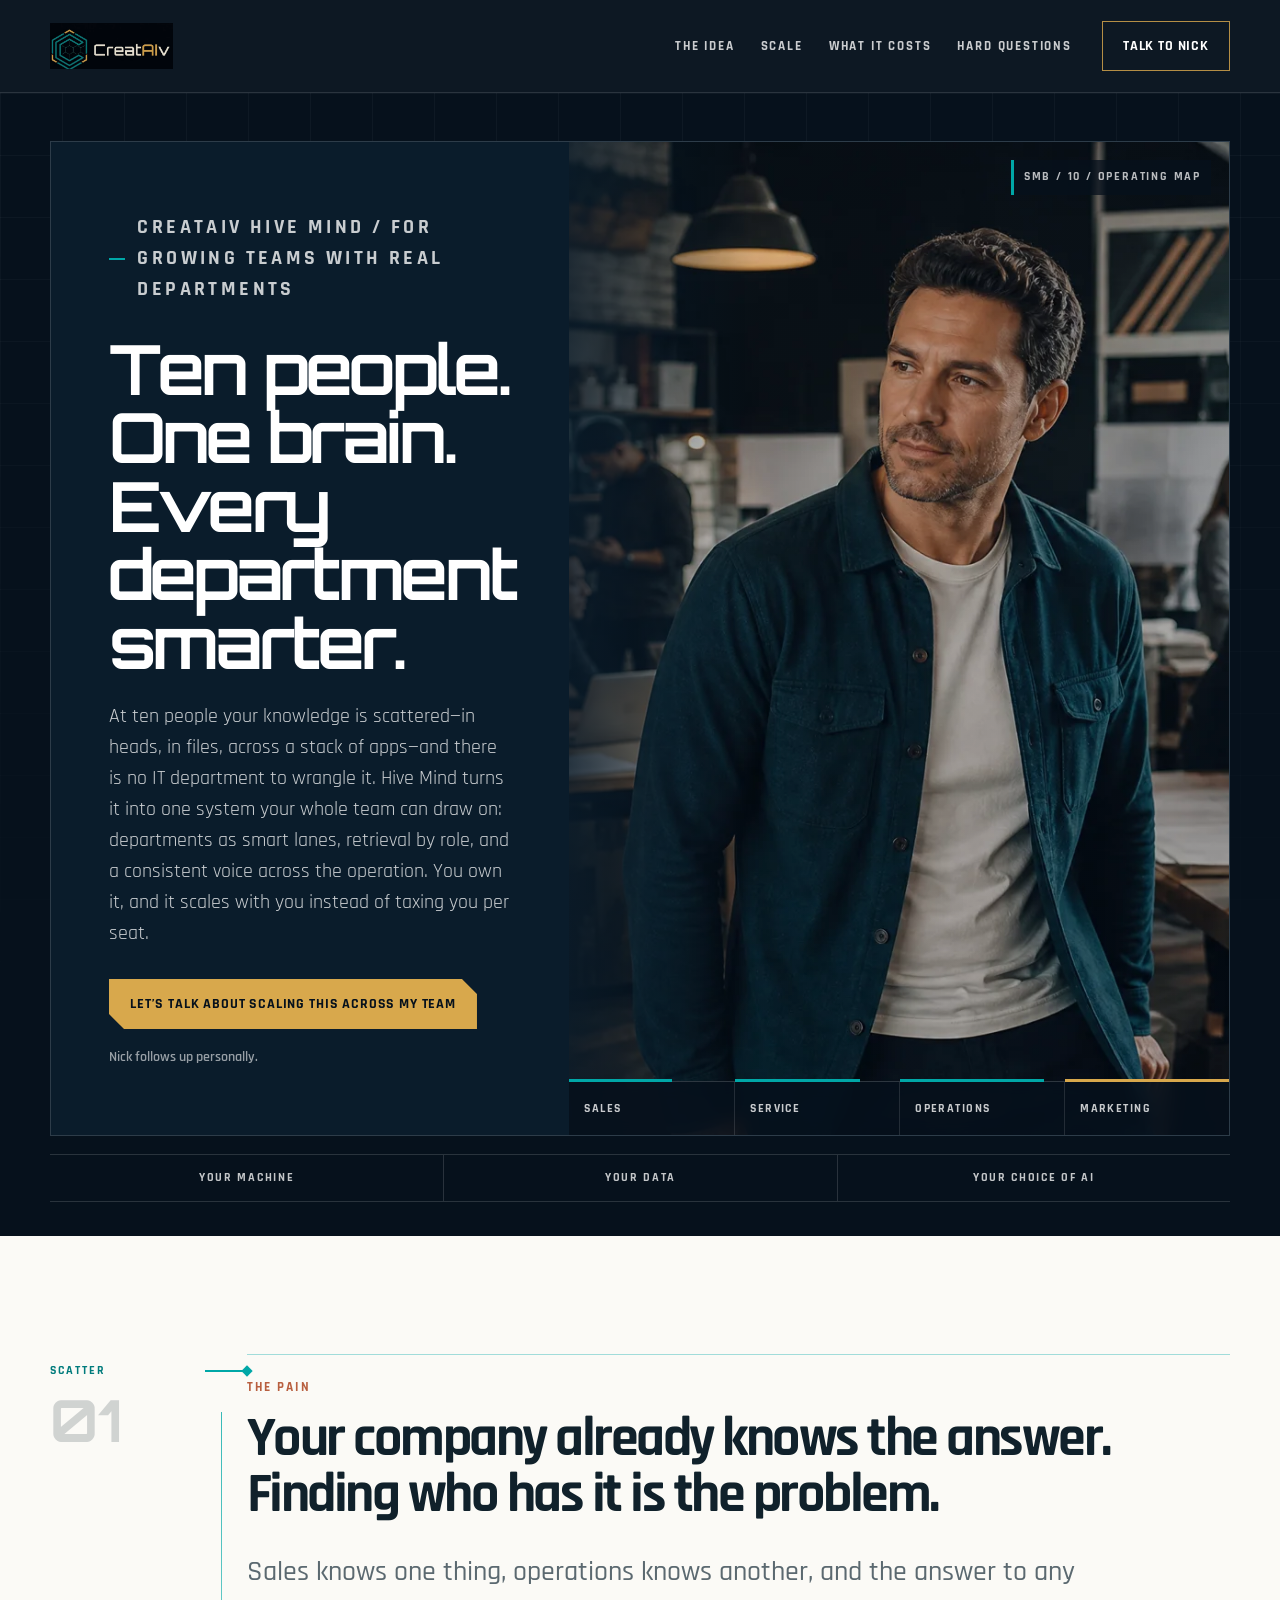
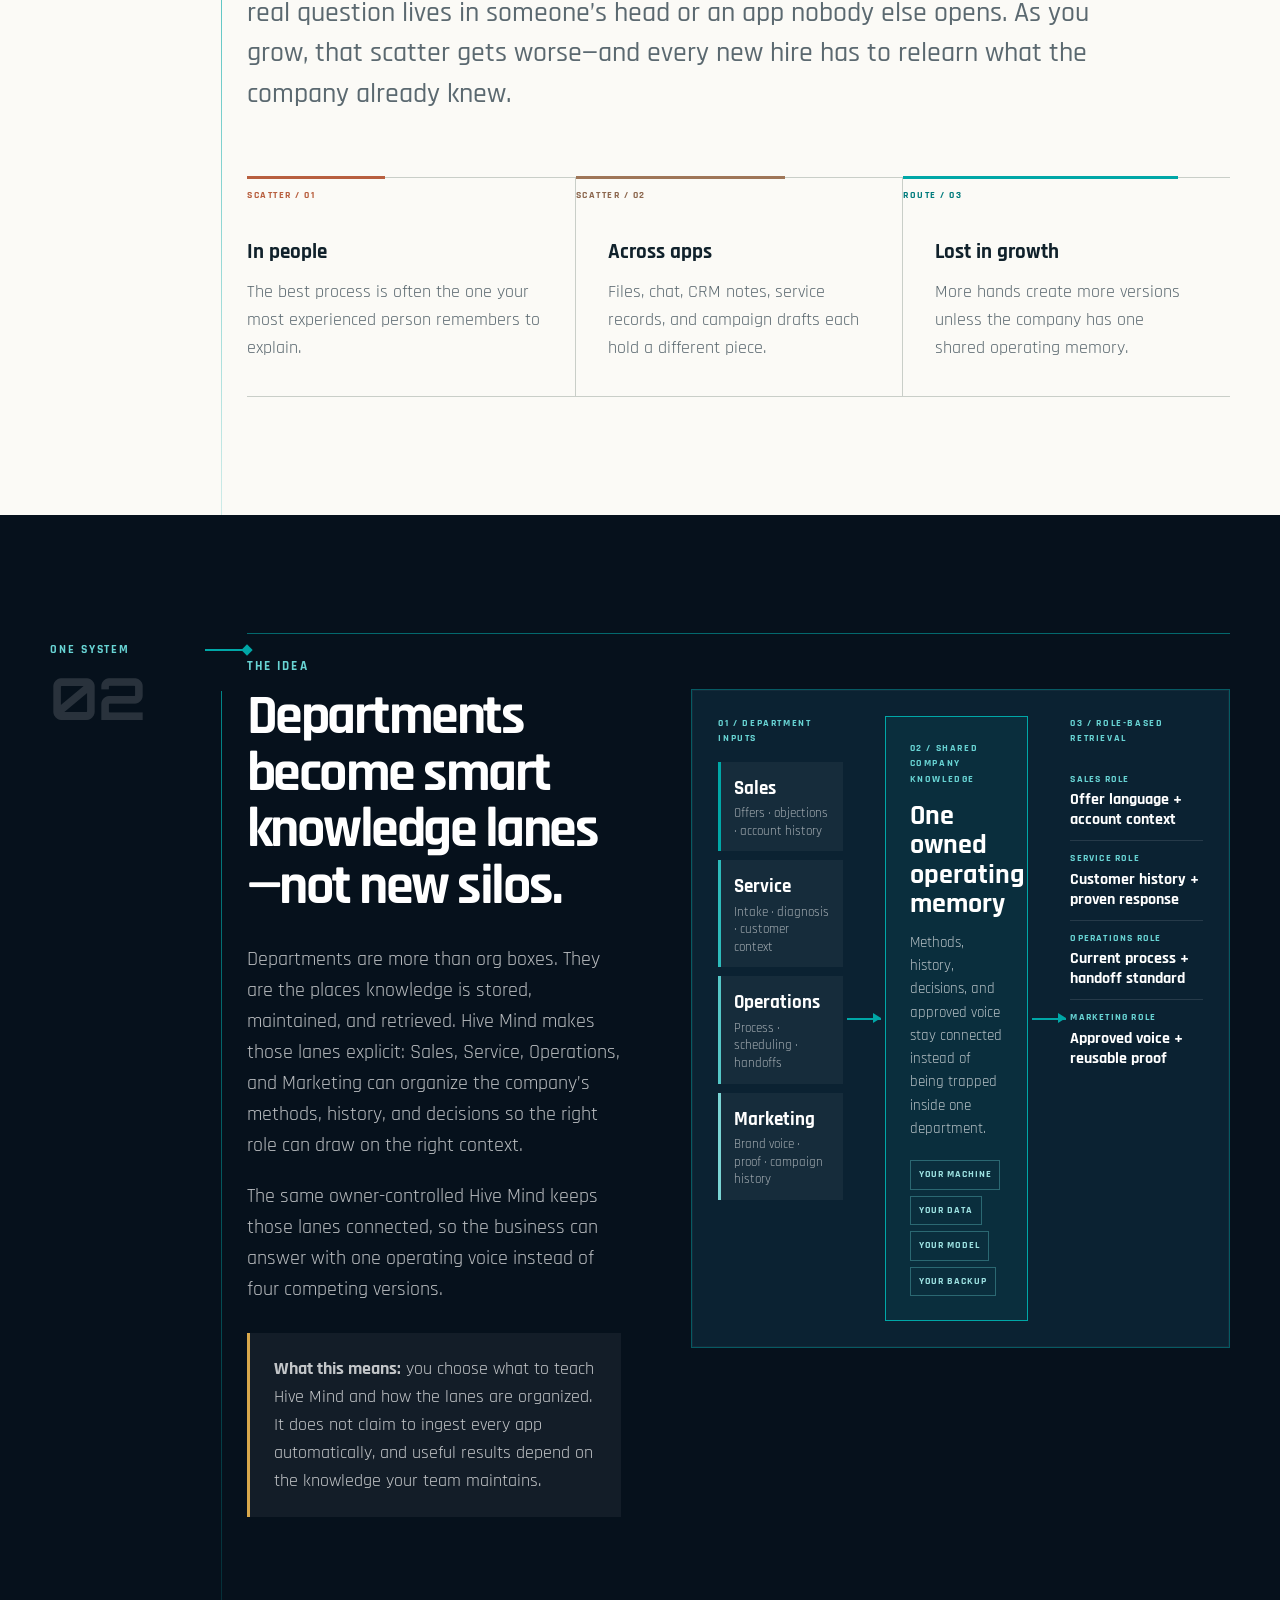
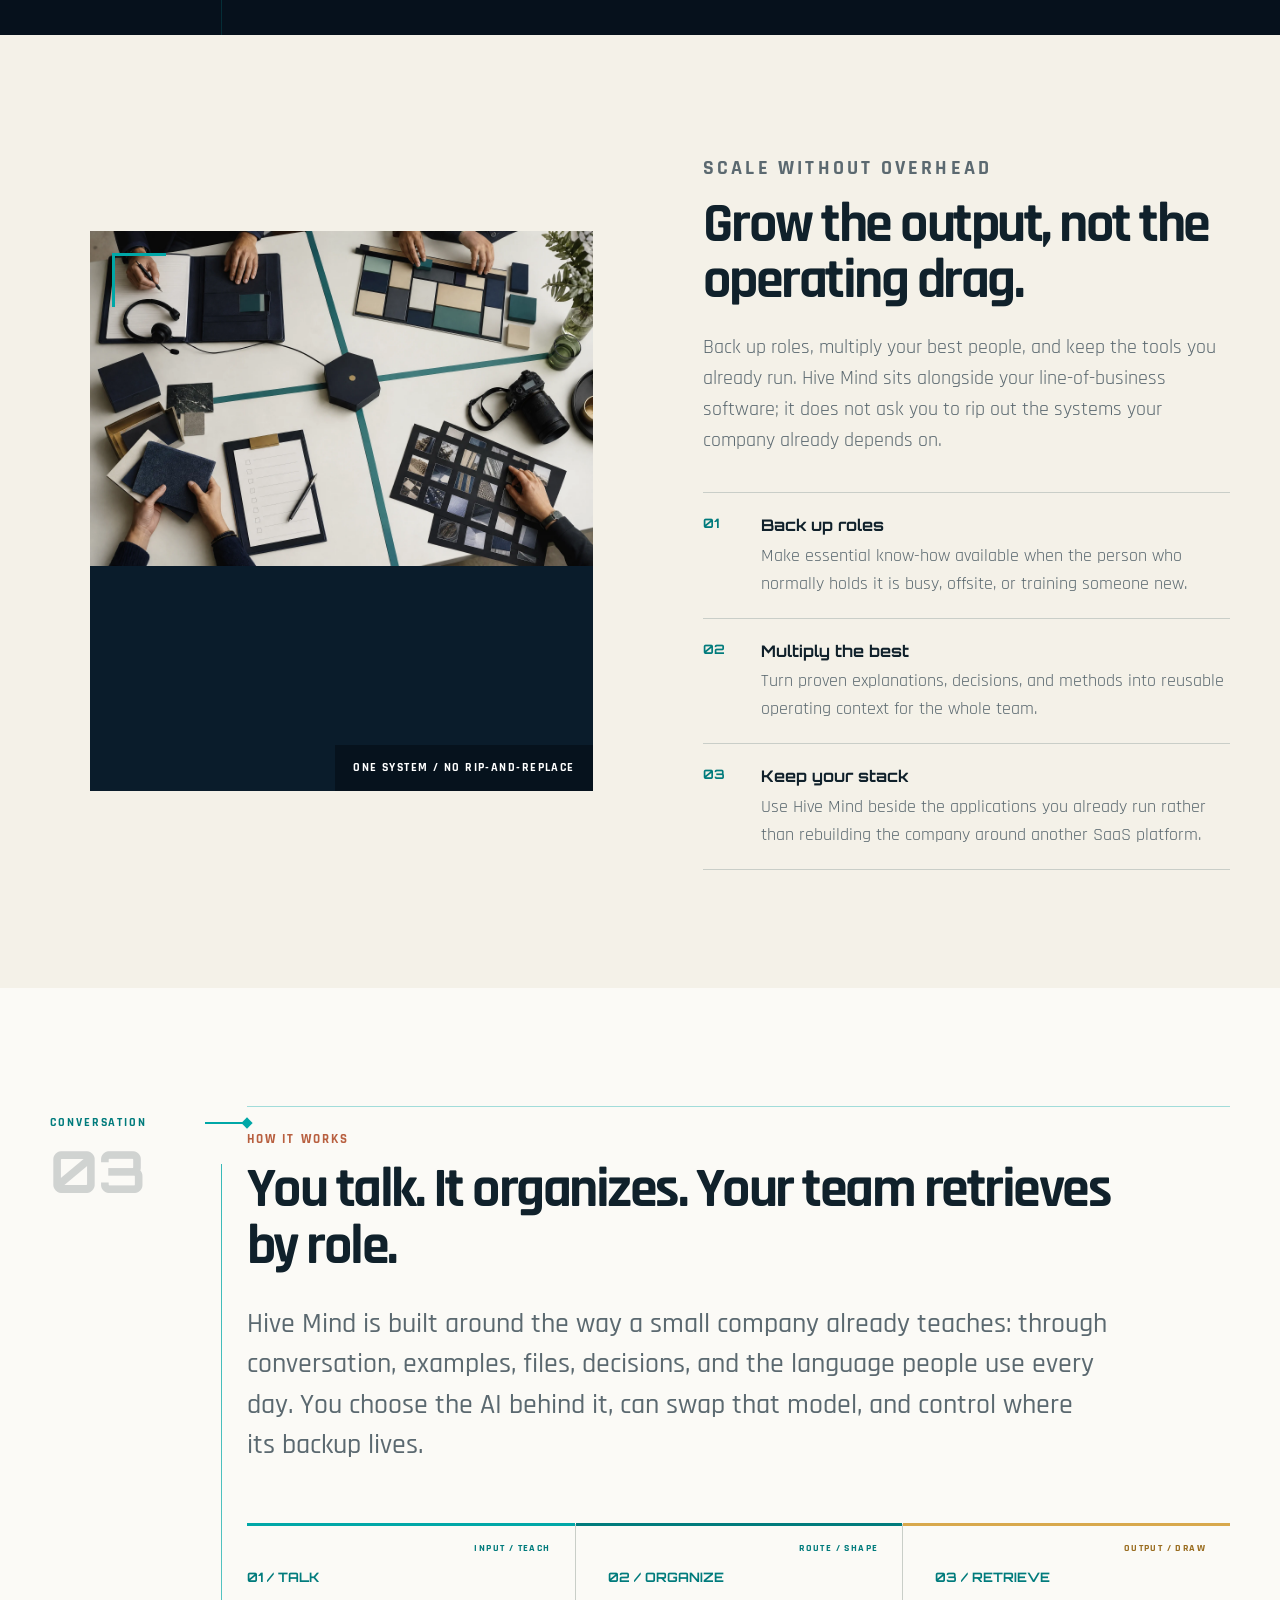
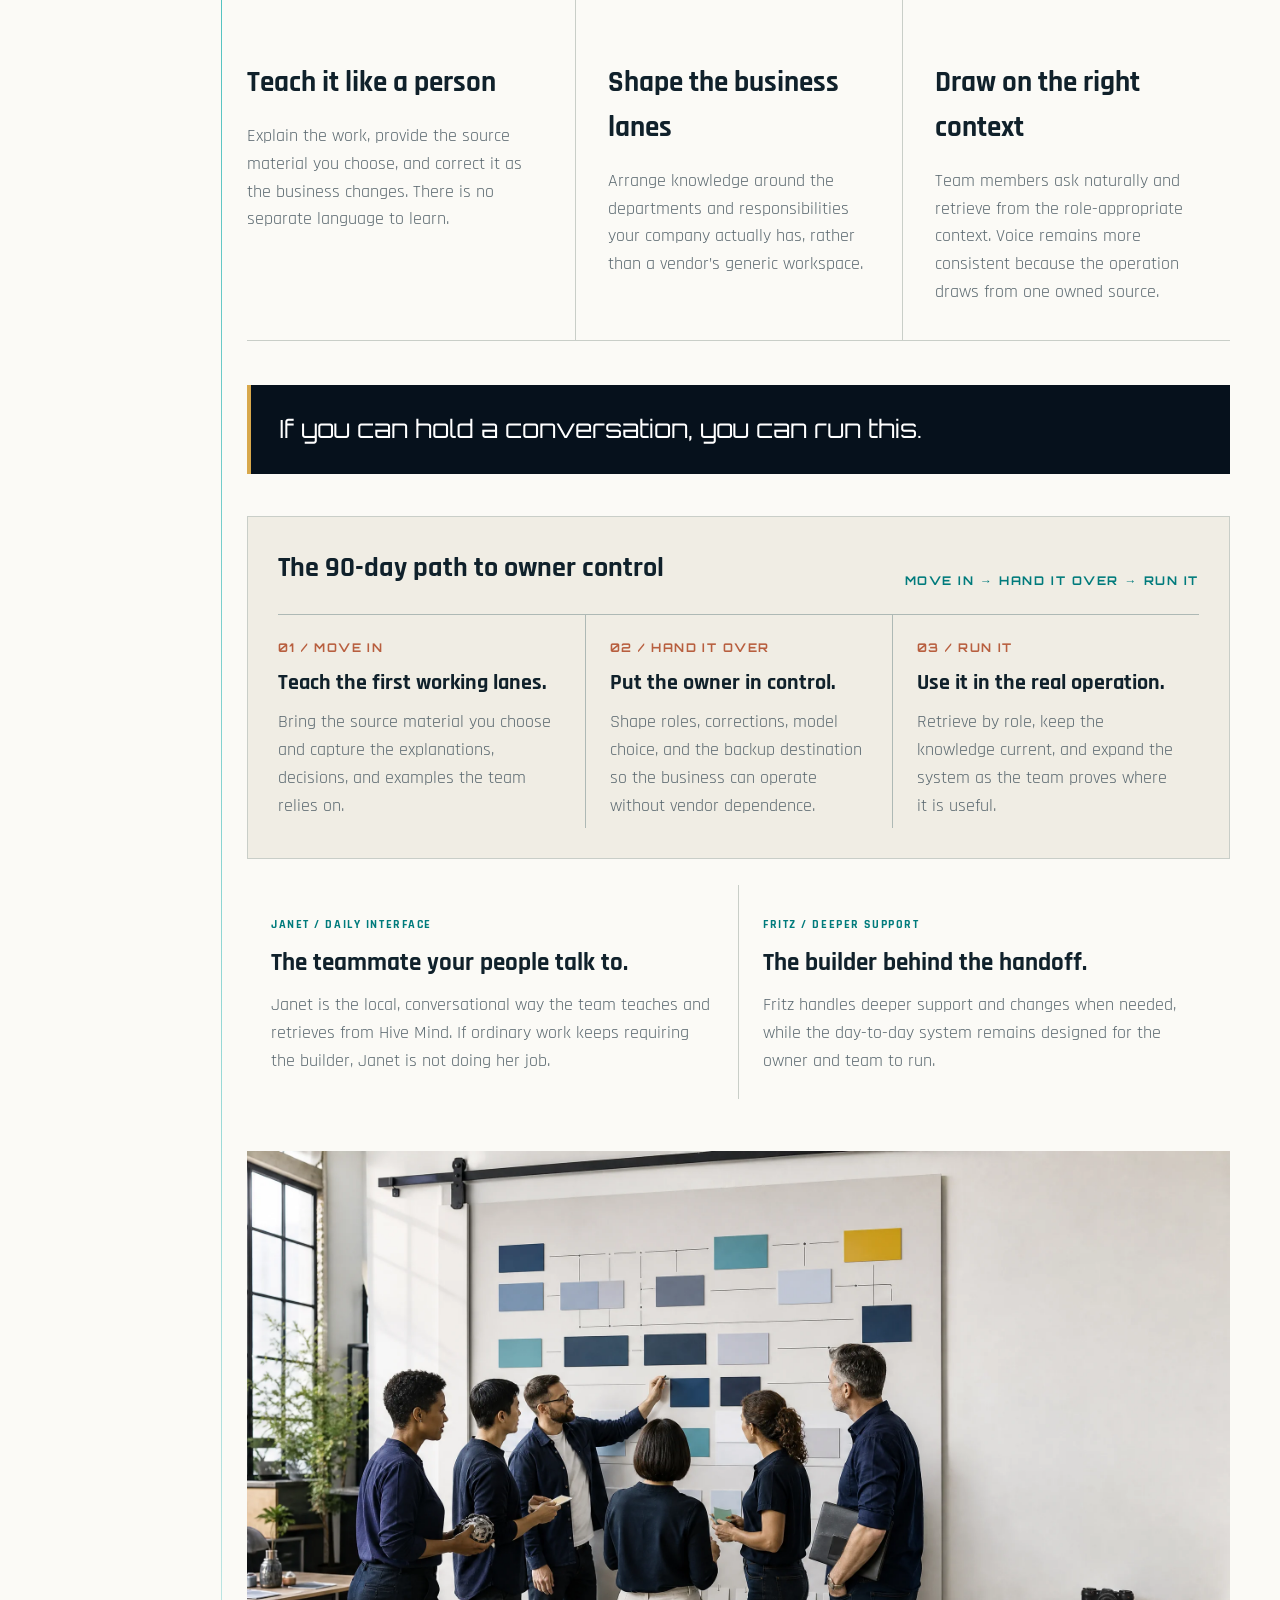
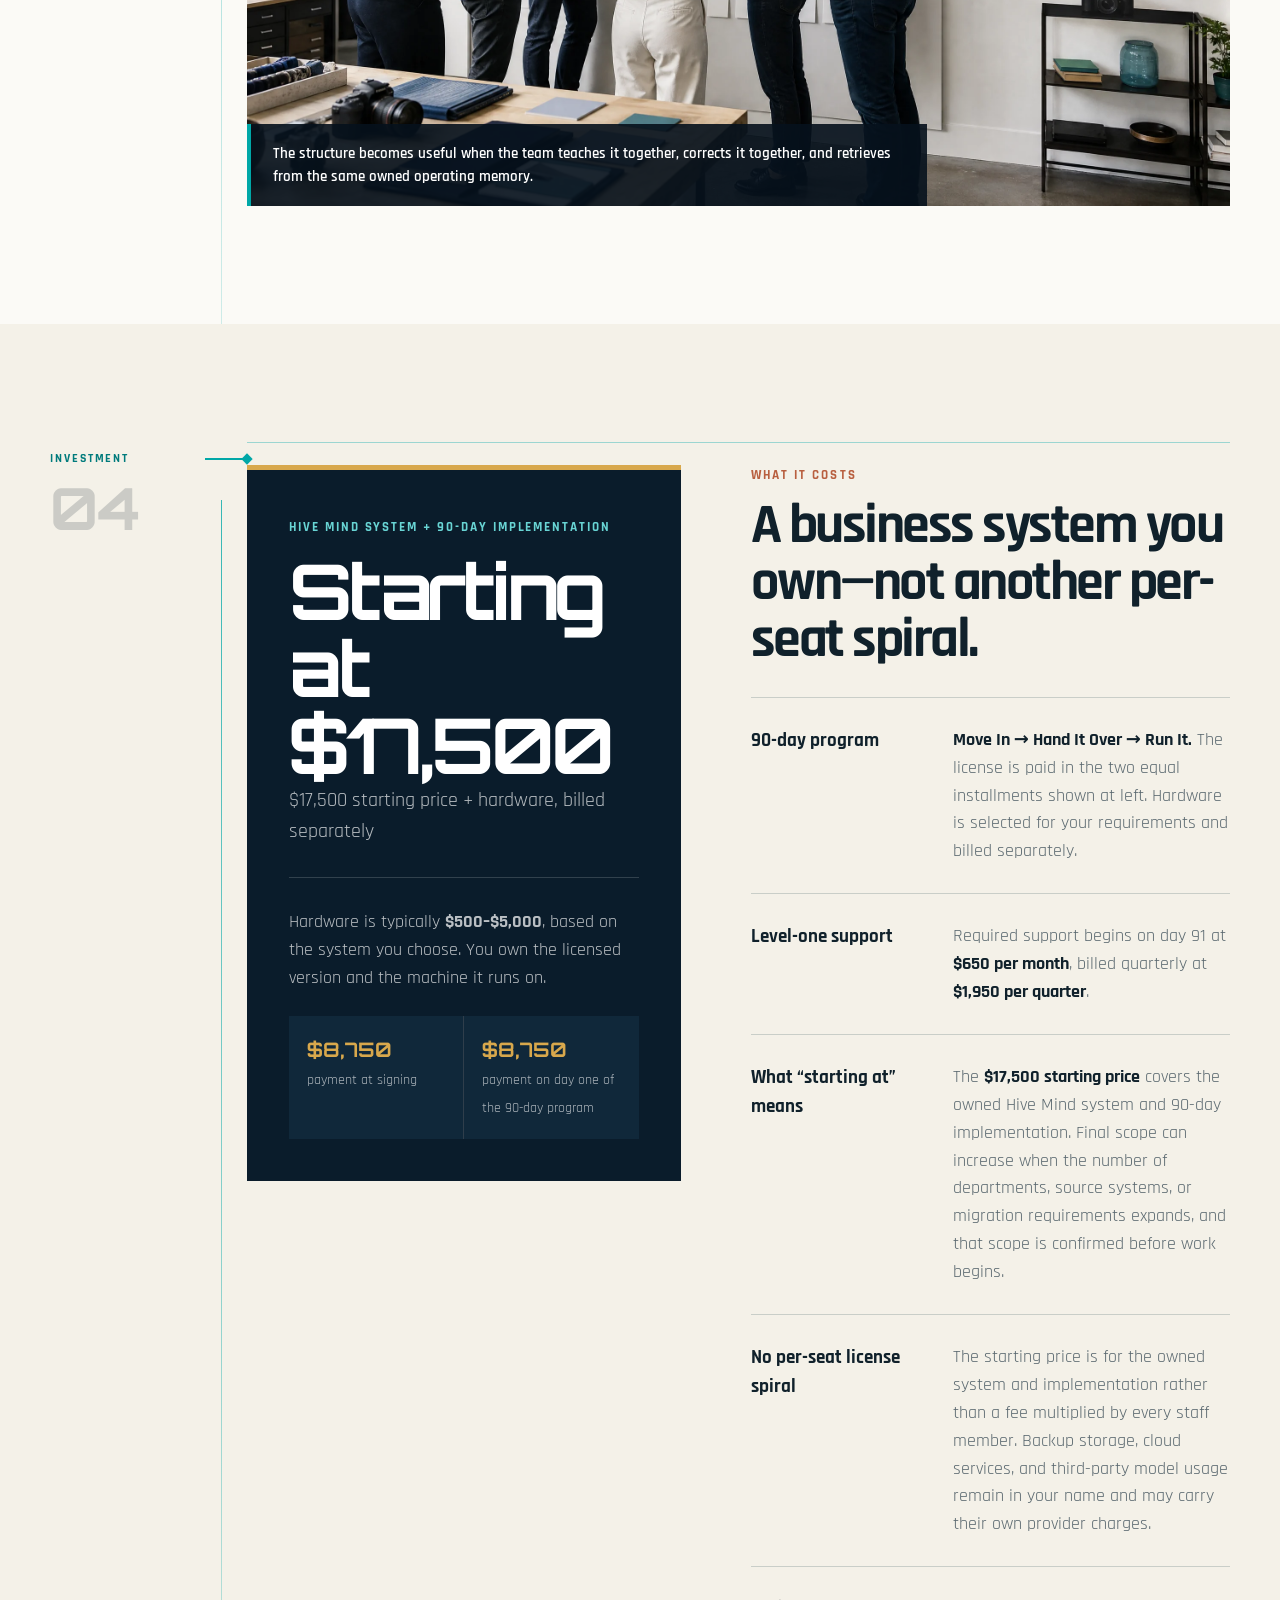
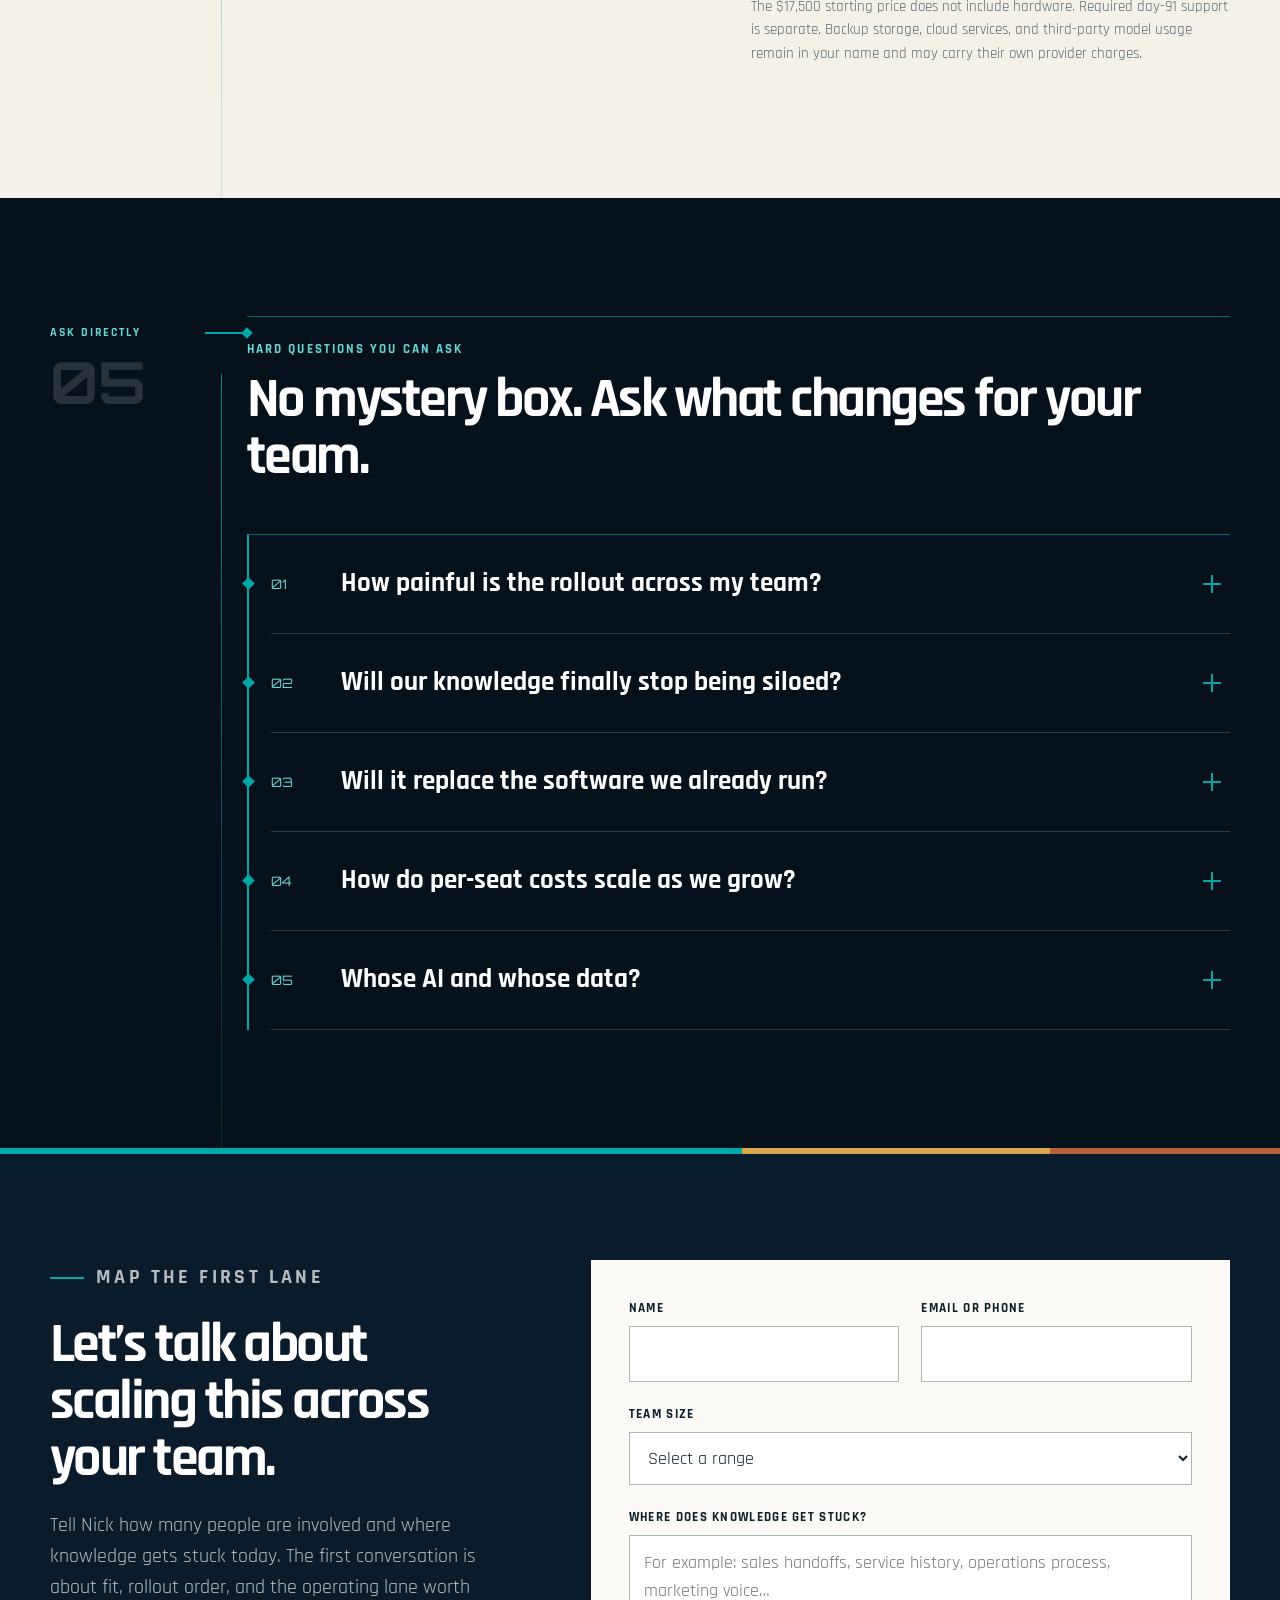
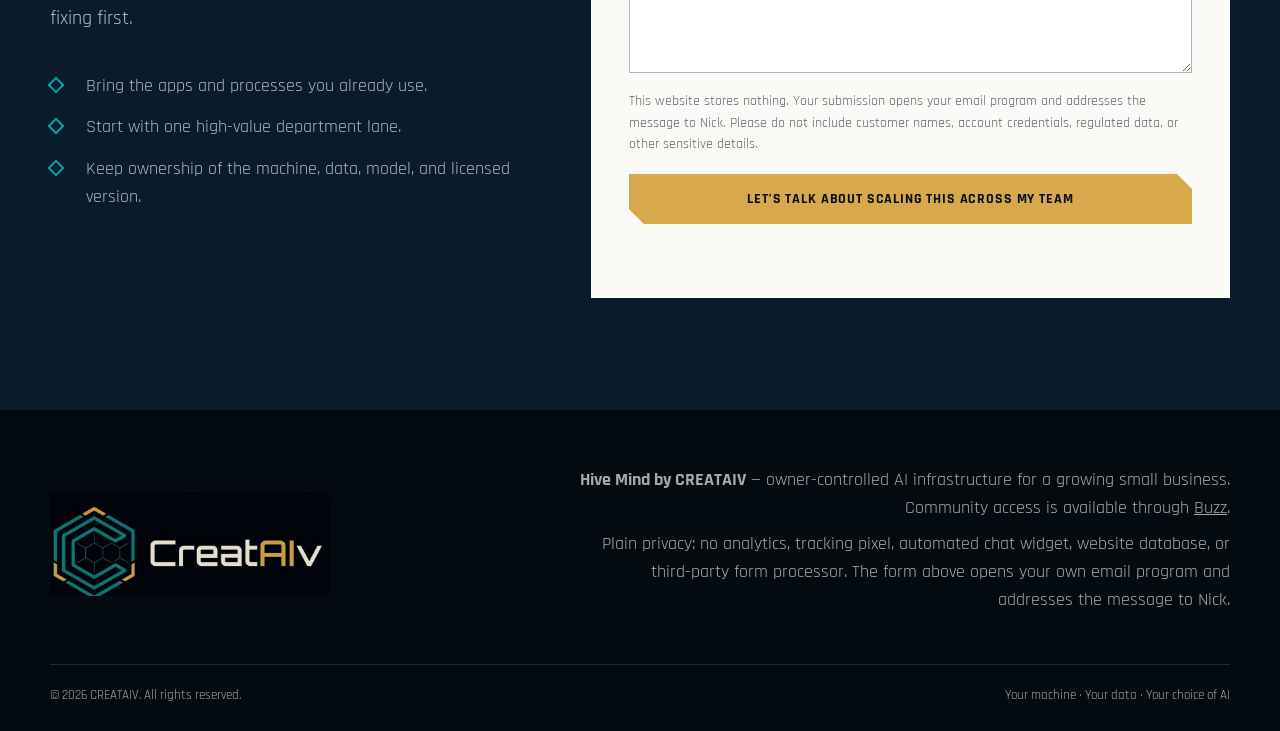
<file: hive-mind-smb10/index.html>
<!doctype html>
<!-- Hive Mind v2.0.1: Operational Atlas with corrected, aspect-safe footer wordmark. -->
<html lang="en">
<head>
  <meta charset="utf-8">
  <meta name="viewport" content="width=device-width, initial-scale=1">
  <title>One Brain for Your Whole Team — CREATAIV Hive Mind</title>
  <meta name="description" content="Turn scattered knowledge into one system every department can draw on. Smart lanes, role-based retrieval, scale without the overhead — and you own it.">
  <meta name="theme-color" content="#06111c">
  <meta name="robots" content="index,follow">
  <link rel="canonical" href="https://janet-e4.github.io/hive-mind-smb10/">
  <link rel="icon" href="assets/favicon.png" type="image/png">
  <meta property="og:type" content="website">
  <meta property="og:site_name" content="CREATAIV">
  <meta property="og:title" content="One Brain for Your Whole Team — CREATAIV Hive Mind">
  <meta property="og:description" content="Turn scattered knowledge into one system every department can draw on. Smart lanes, role-based retrieval, scale without the overhead — and you own it.">
  <meta property="og:url" content="https://janet-e4.github.io/hive-mind-smb10/">
  <meta property="og:image" content="https://janet-e4.github.io/hive-mind-smb10/assets/og-preview.webp">
  <meta property="og:image:type" content="image/webp">
  <meta property="og:image:width" content="1200">
  <meta property="og:image:height" content="630">
  <meta property="og:image:alt" content="A growing small-business owner and team working in one connected operations environment.">
  <meta name="twitter:card" content="summary_large_image">
  <meta name="twitter:title" content="One Brain for Your Whole Team — CREATAIV Hive Mind">
  <meta name="twitter:description" content="Turn scattered knowledge into one system every department can draw on. Smart lanes, role-based retrieval, scale without the overhead — and you own it.">
  <meta name="twitter:image" content="https://janet-e4.github.io/hive-mind-smb10/assets/og-preview.webp">
  <meta name="twitter:image:alt" content="A growing small-business owner and team working in one connected operations environment.">
  <script type="application/ld+json">
  {
    "@context": "https://schema.org",
    "@type": "ProfessionalService",
    "@id": "https://janet-e4.github.io/hive-mind-smb10/#business",
    "name": "CREATAIV Hive Mind",
    "description": "Turn scattered knowledge into one system every department can draw on. Smart lanes, role-based retrieval, scale without the overhead — and you own it.",
    "url": "https://janet-e4.github.io/hive-mind-smb10/",
    "logo": "https://janet-e4.github.io/hive-mind-smb10/assets/creataiv-logo.png",
    "image": "https://janet-e4.github.io/hive-mind-smb10/assets/og-preview.webp"
  }
  </script>
  <style>
    /* Operational Atlas reminder: editorial operating map, square geometry, mineral fields, teal routes, gold decisions. */
    @font-face {
      font-family: "Orbitron";
      src: url("assets/fonts/Orbitron-Variable.ttf") format("truetype");
      font-weight: 400 900;
      font-display: swap;
    }
    @font-face {
      font-family: "Rajdhani";
      src: url("assets/fonts/Rajdhani-Regular.ttf") format("truetype");
      font-weight: 400;
      font-display: swap;
    }
    @font-face {
      font-family: "Rajdhani";
      src: url("assets/fonts/Rajdhani-Medium.ttf") format("truetype");
      font-weight: 500;
      font-display: swap;
    }
    @font-face {
      font-family: "Rajdhani";
      src: url("assets/fonts/Rajdhani-SemiBold.ttf") format("truetype");
      font-weight: 600;
      font-display: swap;
    }
    @font-face {
      font-family: "Rajdhani";
      src: url("assets/fonts/Rajdhani-Bold.ttf") format("truetype");
      font-weight: 700;
      font-display: swap;
    }

    :root {
      --navy: #06111c;
      --navy-2: #0a1c2b;
      --ink: #10212b;
      --muted: #5b6970;
      --mineral: #f4f1e8;
      --paper: #fbfaf6;
      --teal: #00a7a7;
      --teal-dark: #007b7c;
      --gold: #d8a84c;
      --rust: #b85f3f;
      --line: #c9cec8;
      --white: #ffffff;
      --max: 1180px;
      --ease-out: cubic-bezier(0.23, 1, 0.32, 1);
      --ease-in-out: cubic-bezier(0.77, 0, 0.175, 1);
    }

    *, *::before, *::after { box-sizing: border-box; }
    html { scroll-behavior: smooth; }
    body {
      margin: 0;
      color: var(--ink);
      background: var(--mineral);
      font-family: "Rajdhani", system-ui, sans-serif;
      font-size: 18px;
      line-height: 1.55;
      text-rendering: optimizeLegibility;
    }
    img { display: block; max-width: 100%; }
    a { color: inherit; }
    button, input, select, textarea { font: inherit; }
    button, .button { -webkit-tap-highlight-color: transparent; }
    ::selection { color: var(--navy); background: rgba(0, 167, 167, 0.35); }

    .skip-link {
      position: fixed;
      top: 12px;
      left: 12px;
      z-index: 1000;
      padding: 10px 14px;
      color: var(--navy);
      background: var(--white);
      transform: translateY(-160%);
      transition: transform 160ms var(--ease-out);
    }
    .skip-link:focus { transform: translateY(0); }
    :focus-visible { outline: 3px solid var(--gold); outline-offset: 4px; }

    .shell { width: min(calc(100% - 40px), var(--max)); margin-inline: auto; }
    .site-header {
      position: sticky;
      top: 0;
      z-index: 100;
      color: var(--white);
      background: rgba(6, 17, 28, 0.97);
      border-bottom: 1px solid rgba(255, 255, 255, 0.12);
      backdrop-filter: blur(14px);
    }
    .nav-wrap {
      min-height: 92px;
      display: grid;
      grid-template-columns: minmax(150px, 190px) 1fr auto;
      align-items: center;
      gap: 30px;
    }
    .brand {
      align-self: stretch;
      display: inline-flex;
      align-items: center;
      width: fit-content;
      min-height: 92px;
      text-decoration: none;
    }
    .brand .brand-wordmark {
      display: block;
      width: auto;
      height: 46px;
      max-width: 100%;
      object-fit: contain;
    }
    .primary-nav { display: flex; justify-content: flex-end; align-items: center; gap: 26px; }
    .primary-nav a {
      position: relative;
      color: rgba(255, 255, 255, 0.78);
      font-size: 13px;
      font-weight: 700;
      letter-spacing: 0.14em;
      text-decoration: none;
      text-transform: uppercase;
      transition: color 180ms var(--ease-out);
    }
    .primary-nav a::after {
      content: "";
      position: absolute;
      left: 0;
      bottom: -8px;
      width: 100%;
      height: 2px;
      background: var(--teal);
      transform: scaleX(0);
      transform-origin: left;
      transition: transform 180ms var(--ease-out);
    }
    .primary-nav a:hover { color: var(--white); }
    .primary-nav a:hover::after { transform: scaleX(1); }

    .button {
      display: inline-flex;
      align-items: center;
      justify-content: center;
      min-height: 50px;
      padding: 13px 20px;
      border: 1px solid transparent;
      color: var(--navy);
      background: var(--gold);
      font-size: 14px;
      font-weight: 700;
      letter-spacing: 0.06em;
      line-height: 1.2;
      text-align: center;
      text-decoration: none;
      text-transform: uppercase;
      clip-path: polygon(0 0, calc(100% - 15px) 0, 100% 15px, 100% 100%, 15px 100%, 0 calc(100% - 15px));
      transition: transform 180ms var(--ease-out), background 180ms var(--ease-out), color 180ms var(--ease-out);
    }
    .button:hover { background: #e4ba64; transform: translateX(4px); }
    .button:active { transform: translateX(4px) scale(0.97); }
    .button--outline { color: var(--white); background: transparent; border-color: rgba(216, 168, 76, 0.82); clip-path: none; }
    .button--outline:hover { color: var(--navy); background: var(--gold); }
    .header-cta { white-space: nowrap; }

    main { overflow: hidden; }
    section { scroll-margin-top: 92px; }

    .hero {
      position: relative;
      color: var(--white);
      background: var(--navy);
      padding: 48px 0 34px;
    }
    .hero::before {
      content: "";
      position: absolute;
      inset: 0;
      pointer-events: none;
      background:
        linear-gradient(rgba(255,255,255,0.035) 1px, transparent 1px),
        linear-gradient(90deg, rgba(255,255,255,0.035) 1px, transparent 1px);
      background-size: 62px 62px;
      mask-image: linear-gradient(to bottom, black, transparent 86%);
    }
    .hero-frame {
      position: relative;
      display: grid;
      grid-template-columns: minmax(0, 0.88fr) minmax(0, 1.12fr);
      min-height: 650px;
      border: 1px solid rgba(255, 255, 255, 0.14);
      background: var(--navy-2);
    }
    .hero-copy {
      position: relative;
      z-index: 2;
      display: flex;
      flex-direction: column;
      justify-content: center;
      padding: 70px 58px 66px;
    }
    .eyebrow {
      display: inline-flex;
      align-items: center;
      gap: 12px;
      margin: 0 0 24px;
      color: #67d2d2;
      font-size: 13px;
      font-weight: 700;
      letter-spacing: 0.17em;
      text-transform: uppercase;
    }
    .eyebrow::before { content: ""; width: 34px; height: 2px; background: var(--teal); }
    h1, h2, h3 { margin-top: 0; font-family: "Orbitron", sans-serif; }
    h1 {
      max-width: 760px;
      margin-bottom: 24px;
      font-size: clamp(48px, 5.4vw, 82px);
      font-weight: 640;
      letter-spacing: -0.055em;
      line-height: 0.99;
    }
    .hero-copy > p {
      max-width: 620px;
      margin: 0 0 30px;
      color: rgba(255, 255, 255, 0.78);
      font-size: 20px;
      line-height: 1.55;
    }
    .hero-actions { display: flex; flex-wrap: wrap; align-items: center; gap: 18px; }
    .hero-note { color: rgba(255, 255, 255, 0.58); font-size: 14px; font-weight: 600; }
    .hero-media { position: relative; min-height: 650px; overflow: hidden; background: #132332; }
    .hero-media img { width: 100%; height: 100%; object-fit: cover; object-position: 72% 50%; }
    .hero-media::after {
      content: "";
      position: absolute;
      inset: 0;
      pointer-events: none;
      background: linear-gradient(90deg, rgba(10, 28, 43, 0.82) 0%, rgba(10, 28, 43, 0.1) 28%, rgba(6, 17, 28, 0.18) 100%);
    }
    .hero-coordinate {
      position: absolute;
      right: 18px;
      top: 18px;
      z-index: 2;
      padding: 8px 10px;
      color: rgba(255,255,255,0.72);
      background: rgba(6,17,28,0.76);
      border-left: 3px solid var(--teal);
      font-size: 12px;
      font-weight: 700;
      letter-spacing: 0.15em;
      text-transform: uppercase;
    }
    .hero-lanes {
      position: absolute;
      left: 0;
      right: 0;
      bottom: 0;
      z-index: 3;
      display: grid;
      grid-template-columns: repeat(4, 1fr);
      border-top: 1px solid rgba(255,255,255,0.16);
      background: rgba(6,17,28,0.88);
      backdrop-filter: blur(8px);
    }
    .hero-lane { position: relative; padding: 18px 15px 16px; color: rgba(255,255,255,0.78); font-size: 12px; font-weight: 700; letter-spacing: 0.12em; text-transform: uppercase; }
    .hero-lane + .hero-lane { border-left: 1px solid rgba(255,255,255,0.12); }
    .hero-lane::before { content: ""; position: absolute; left: 0; top: -3px; width: 62%; height: 3px; background: var(--teal); }
    .hero-lane:nth-child(2)::before { width: 76%; }
    .hero-lane:nth-child(3)::before { width: 88%; }
    .hero-lane:nth-child(4)::before { width: 100%; background: var(--gold); }

    .trust-strip { position: relative; z-index: 2; display: grid; grid-template-columns: repeat(3, 1fr); margin-top: 18px; border-top: 1px solid rgba(255,255,255,0.14); border-bottom: 1px solid rgba(255,255,255,0.14); }
    .trust-strip span { padding: 14px 18px; color: rgba(255,255,255,0.76); font-size: 12px; font-weight: 700; letter-spacing: 0.14em; text-align: center; text-transform: uppercase; }
    .trust-strip span + span { border-left: 1px solid rgba(255,255,255,0.14); }

    .section { padding: 118px 0; }
    .section--paper { background: var(--paper); }
    .section--mineral { background: var(--mineral); }
    .section--navy { color: var(--white); background: var(--navy); }
    .section-grid { position: relative; display: grid; grid-template-columns: 145px minmax(0, 1fr); gap: 52px; }
    .section-grid::before { content: ""; position: absolute; left: 171px; top: 58px; bottom: -118px; width: 1px; pointer-events: none; background: linear-gradient(to bottom, rgba(0,167,167,0.78), rgba(0,167,167,0.18)); }
    .section-rail { position: relative; padding-top: 8px; }
    .section-code { position: relative; display: block; color: var(--teal-dark); font-size: 12px; font-weight: 700; letter-spacing: 0.16em; text-transform: uppercase; }
    .section-code::before { content: ""; position: absolute; right: -56px; top: 5px; width: 8px; height: 8px; background: var(--teal); transform: rotate(45deg); }
    .section-code::after { content: ""; position: absolute; right: -52px; top: 8px; width: 42px; height: 2px; background: var(--teal); }
    .section--navy .section-code { color: #68d4d4; }
    .section-number { display: block; margin-top: 10px; color: rgba(16,33,43,0.18); font-family: "Orbitron", sans-serif; font-size: 58px; font-weight: 700; line-height: 1; }
    .section--navy .section-number { color: rgba(255,255,255,0.14); }
    .section-content { min-width: 0; padding-top: 22px; border-top: 1px solid rgba(0, 167, 167, 0.36); }
    .section--navy .section-content { border-top-color: rgba(0, 167, 167, 0.58); }
    .section-kicker { margin: 0 0 13px; color: var(--rust); font-size: 13px; font-weight: 700; letter-spacing: 0.16em; text-transform: uppercase; }
    .section--navy .section-kicker { color: #68d4d4; }
    h2 { max-width: 900px; margin-bottom: 28px; font-family: "Rajdhani", sans-serif; font-size: clamp(38px, 4.35vw, 64px); font-weight: 700; letter-spacing: -0.045em; line-height: 1.02; }
    .lede { max-width: 860px; margin: 0; color: var(--muted); font-size: clamp(21px, 2.3vw, 28px); font-weight: 500; line-height: 1.45; }
    .section--navy .lede { color: rgba(255,255,255,0.72); }

    .scatter-grid { display: grid; grid-template-columns: repeat(3, 1fr); margin-top: 62px; border-top: 1px solid var(--line); border-bottom: 1px solid var(--line); }
    .scatter-item { position: relative; padding: 36px 32px 34px 0; }
    .scatter-item + .scatter-item { padding-left: 32px; border-left: 1px solid var(--line); }
    .scatter-item::before { content: ""; position: absolute; left: 0; top: -2px; width: 42%; height: 3px; background: var(--rust); }
    .scatter-item::after { content: "SCATTER / 01"; position: absolute; left: 0; top: 10px; color: var(--rust); font-size: 10px; font-weight: 700; letter-spacing: 0.15em; }
    .scatter-item:nth-child(2)::before { width: 64%; background: #9f7658; }
    .scatter-item:nth-child(2)::after { content: "SCATTER / 02"; color: #8c674e; }
    .scatter-item:nth-child(3)::before { width: 84%; background: var(--teal); }
    .scatter-item:nth-child(3)::after { content: "ROUTE / 03"; color: var(--teal-dark); }
    .scatter-item strong { display: block; margin: 22px 0 10px; font-family: "Rajdhani", sans-serif; font-size: 21px; font-weight: 700; }
    .scatter-item p { margin: 0; color: var(--muted); }

    .lane-intro { display: grid; grid-template-columns: minmax(0, 0.82fr) minmax(0, 1.18fr); gap: 70px; align-items: start; }
    .lane-copy p { color: rgba(255,255,255,0.72); font-size: 20px; }
    .truth-note { margin-top: 28px; padding: 22px 24px; border-left: 3px solid var(--gold); background: rgba(255,255,255,0.05); color: rgba(255,255,255,0.75); }
    .knowledge-flow { display: grid; grid-template-columns: minmax(0, 0.9fr) 42px minmax(0, 1.04fr) 42px minmax(0, 0.96fr); align-items: stretch; padding: 26px; border: 1px solid rgba(0,167,167,0.42); background: #0b2232; box-shadow: inset 0 0 0 1px rgba(255,255,255,0.035); }
    .flow-stage-label { display: block; margin-bottom: 15px; color: #68d4d4; font-size: 10px; font-weight: 700; letter-spacing: 0.16em; text-transform: uppercase; }
    .flow-inputs { display: grid; gap: 9px; }
    .flow-input { padding: 12px 13px 11px; border-left: 3px solid var(--teal); background: rgba(255,255,255,0.045); }
    .flow-input:nth-child(2) { border-left-color: #2dbbbb; }
    .flow-input:nth-child(3) { border-left-color: #55c7c7; }
    .flow-input:nth-child(4) { border-left-color: #7ad4d4; }
    .flow-input span { display: block; color: var(--white); font-family: "Rajdhani", sans-serif; font-size: 19px; font-weight: 700; }
    .flow-input small { display: block; margin-top: 2px; color: rgba(255,255,255,0.62); font-size: 13px; line-height: 1.35; }
    .flow-route { position: relative; min-width: 42px; }
    .flow-route::before { content: ""; position: absolute; left: 4px; right: 4px; top: 50%; height: 2px; background: var(--teal); }
    .flow-route::after { content: ""; position: absolute; right: 4px; top: calc(50% - 5px); border-top: 5px solid transparent; border-bottom: 5px solid transparent; border-left: 8px solid var(--teal); }
    .flow-memory { position: relative; display: flex; flex-direction: column; justify-content: center; padding: 24px; border: 1px solid var(--teal); background: rgba(0,167,167,0.09); }
    .flow-memory strong { display: block; color: var(--white); font-family: "Rajdhani", sans-serif; font-size: 28px; font-weight: 700; line-height: 1.04; }
    .flow-memory p { margin: 12px 0 0; color: rgba(255,255,255,0.7); font-size: 15px; }
    .memory-tags { display: flex; flex-wrap: wrap; gap: 6px; margin-top: 20px; }
    .memory-tags span { padding: 6px 8px; border: 1px solid rgba(104,212,212,0.35); color: #9de2e2; font-size: 10px; font-weight: 700; letter-spacing: 0.09em; text-transform: uppercase; }
    .flow-output { display: grid; align-content: start; gap: 0; }
    .flow-output-row { padding: 10px 0; border-bottom: 1px solid rgba(255,255,255,0.11); }
    .flow-output-row:last-child { border-bottom: 0; }
    .flow-output-row span { display: block; color: #68d4d4; font-size: 10px; font-weight: 700; letter-spacing: 0.12em; text-transform: uppercase; }
    .flow-output-row strong { display: block; margin-top: 3px; color: var(--white); font-family: "Rajdhani", sans-serif; font-size: 16px; font-weight: 650; line-height: 1.25; }

    .media-copy { display: grid; grid-template-columns: minmax(0, 1.05fr) minmax(0, 0.95fr); gap: 70px; align-items: center; }
    .media-panel { position: relative; min-height: 560px; overflow: hidden; background: var(--navy-2); }
    .media-panel img { width: 100%; height: 100%; object-fit: cover; }
    .media-panel::before { content: ""; position: absolute; z-index: 2; inset: 22px auto auto 22px; width: 54px; height: 54px; border-left: 3px solid var(--teal); border-top: 3px solid var(--teal); }
    .media-panel::after { content: "ONE SYSTEM / NO RIP-AND-REPLACE"; position: absolute; z-index: 2; right: 0; bottom: 0; max-width: 78%; padding: 14px 18px; color: var(--white); background: rgba(6,17,28,0.9); font-size: 12px; font-weight: 700; letter-spacing: 0.12em; text-transform: uppercase; }
    .copy-stack h2 { margin-bottom: 22px; }
    .copy-stack > p { color: var(--muted); font-size: 20px; }
    .scale-list { margin-top: 36px; border-top: 1px solid var(--line); }
    .scale-row { display: grid; grid-template-columns: 40px 1fr; gap: 18px; padding: 20px 0; border-bottom: 1px solid var(--line); }
    .scale-row b { color: var(--teal-dark); font-family: "Orbitron", sans-serif; font-size: 13px; }
    .scale-row strong { display: block; margin-bottom: 4px; font-family: "Orbitron", sans-serif; font-size: 16px; }
    .scale-row span { color: var(--muted); }

    .steps { display: grid; grid-template-columns: repeat(3, 1fr); margin-top: 58px; border-top: 1px solid var(--line); border-bottom: 1px solid var(--line); }
    .step { position: relative; min-height: 310px; padding: 38px 32px 34px 0; }
    .step + .step { padding-left: 32px; border-left: 1px solid var(--line); }
    .step::before { content: "INPUT / TEACH"; position: absolute; right: 24px; top: 16px; color: var(--teal-dark); font-size: 10px; font-weight: 700; letter-spacing: 0.14em; }
    .step:nth-child(2)::before { content: "ROUTE / SHAPE"; }
    .step:nth-child(3)::before { content: "OUTPUT / DRAW"; color: #9a6d20; }
    .step::after { content: ""; position: absolute; left: 0; right: 0; top: -2px; height: 3px; background: var(--teal); transform-origin: left; }
    .step:nth-child(2)::after { background: var(--teal-dark); }
    .step:nth-child(3)::after { background: var(--gold); }
    .step-no { color: var(--teal-dark); font-family: "Orbitron", sans-serif; font-size: 13px; font-weight: 700; }
    .step h3 { margin: 70px 0 16px; font-family: "Rajdhani", sans-serif; font-size: 29px; font-weight: 700; }
    .step p { margin: 0; color: var(--muted); }
    .conversation-line { margin: 44px 0 0; padding: 25px 28px; color: var(--white); background: var(--navy); border-left: 4px solid var(--gold); font-family: "Orbitron", sans-serif; font-size: clamp(18px, 2vw, 25px); }
    .program { margin-top: 42px; padding: 30px; border: 1px solid var(--line); background: #f0ede4; }
    .program-head { display: flex; justify-content: space-between; gap: 24px; align-items: end; margin-bottom: 24px; }
    .program-head h3 { margin: 0; font-family: "Rajdhani", sans-serif; font-size: 28px; font-weight: 700; }
    .program-head span { color: var(--teal-dark); font-family: "Orbitron", sans-serif; font-size: 12px; font-weight: 700; letter-spacing: 0.13em; text-transform: uppercase; }
    .program-grid { display: grid; grid-template-columns: repeat(3, 1fr); border-top: 1px solid #aeb9b5; }
    .program-step { position: relative; padding: 24px 24px 8px 0; }
    .program-step + .program-step { padding-left: 24px; border-left: 1px solid #aeb9b5; }
    .program-step b { display: block; margin-bottom: 8px; color: var(--rust); font-family: "Orbitron", sans-serif; font-size: 12px; letter-spacing: 0.12em; }
    .program-step strong { display: block; font-size: 22px; }
    .program-step p { margin: 8px 0 0; color: var(--muted); }
    .operator-grid { display: grid; grid-template-columns: 1fr 1fr; gap: 1px; margin-top: 26px; background: var(--line); }
    .operator-card { padding: 24px; background: var(--paper); }
    .operator-card span { color: var(--teal-dark); font-size: 12px; font-weight: 700; letter-spacing: 0.13em; text-transform: uppercase; }
    .operator-card h3 { margin: 8px 0 8px; font-family: "Rajdhani", sans-serif; font-size: 25px; font-weight: 700; }
    .operator-card p { margin: 0; color: var(--muted); }
    .knowledge-figure { position: relative; margin: 52px 0 0; min-height: 470px; overflow: hidden; background: var(--navy-2); }
    .knowledge-figure img { width: 100%; height: 100%; min-height: 470px; object-fit: cover; object-position: center; }
    .knowledge-figure figcaption { position: absolute; left: 0; bottom: 0; max-width: 680px; padding: 18px 22px; color: var(--white); background: rgba(6,17,28,0.9); border-left: 4px solid var(--teal); font-size: 15px; font-weight: 600; }

    .price-layout { display: grid; grid-template-columns: minmax(0, 0.95fr) minmax(0, 1.05fr); gap: 70px; align-items: start; }
    .price-card { position: sticky; top: 118px; padding: 42px; color: var(--white); background: var(--navy-2); border-top: 5px solid var(--gold); }
    .price-label { color: #68d4d4; font-size: 13px; font-weight: 700; letter-spacing: 0.15em; text-transform: uppercase; }
    .price-value { margin: 13px 0 2px; font-family: "Orbitron", sans-serif; font-size: clamp(50px, 6vw, 80px); font-weight: 700; letter-spacing: -0.055em; line-height: 1; }
    .price-plus { color: rgba(255,255,255,0.7); font-size: 20px; }
    .price-card hr { margin: 30px 0; border: 0; border-top: 1px solid rgba(255,255,255,0.16); }
    .price-card p { color: rgba(255,255,255,0.72); }
    .payment-grid { display: grid; grid-template-columns: 1fr 1fr; gap: 1px; margin-top: 24px; background: rgba(255,255,255,0.15); }
    .payment { padding: 18px; background: #10283a; }
    .payment strong { display: block; color: var(--gold); font-family: "Orbitron", sans-serif; font-size: 20px; }
    .payment span { color: rgba(255,255,255,0.64); font-size: 14px; }
    .cost-ledger { border-top: 1px solid var(--line); }
    .ledger-row { display: grid; grid-template-columns: 176px 1fr; gap: 26px; padding: 28px 0; border-bottom: 1px solid var(--line); }
    .ledger-row h3 { margin: 0; font-family: "Rajdhani", sans-serif; font-size: 19px; font-weight: 700; }
    .ledger-row p { margin: 0; color: var(--muted); }
    .ledger-row b { color: var(--ink); }
    .pricing-truth { margin-top: 28px; color: var(--muted); font-size: 15px; }

    .questions { position: relative; margin-top: 48px; padding-left: 22px; border-top: 1px solid rgba(0,167,167,0.58); border-left: 2px solid var(--teal); }
    details { position: relative; border-bottom: 1px solid rgba(255,255,255,0.18); }
    details::before { content: ""; position: absolute; left: -27px; top: 44px; width: 9px; height: 9px; background: var(--teal); transform: rotate(45deg); }
    details[open]::before { background: var(--gold); }
    summary { position: relative; display: grid; grid-template-columns: 52px 1fr 30px; align-items: center; gap: 18px; min-height: 98px; padding: 18px 0; cursor: pointer; list-style: none; }
    summary::-webkit-details-marker { display: none; }
    .q-no { color: #68d4d4; font-family: "Orbitron", sans-serif; font-size: 13px; }
    .q-title { font-family: "Rajdhani", sans-serif; font-size: clamp(21px, 2.1vw, 27px); font-weight: 700; }
    .q-mark { position: relative; width: 24px; height: 24px; }
    .q-mark::before, .q-mark::after { content: ""; position: absolute; left: 50%; top: 50%; width: 18px; height: 2px; background: var(--teal); transform: translate(-50%, -50%); transition: transform 180ms var(--ease-out), background 180ms var(--ease-out); }
    .q-mark::after { transform: translate(-50%, -50%) rotate(90deg); }
    details[open] .q-mark::after { transform: translate(-50%, -50%) rotate(0deg); }
    .answer { max-width: 820px; padding: 0 0 34px 70px; color: rgba(255,255,255,0.72); font-size: 20px; }

    .contact { position: relative; padding: 112px 0; color: var(--white); background: var(--navy-2); }
    .contact::before { content: ""; position: absolute; left: 0; right: 0; top: 0; height: 6px; background: linear-gradient(90deg, var(--teal) 0 58%, var(--gold) 58% 82%, var(--rust) 82% 100%); }
    .contact-layout { display: grid; grid-template-columns: minmax(0, 0.84fr) minmax(0, 1.16fr); gap: 78px; }
    .contact-copy h2 { margin-bottom: 22px; }
    .contact-copy p { max-width: 540px; color: rgba(255,255,255,0.7); font-size: 20px; }
    .contact-points { margin-top: 38px; display: grid; gap: 14px; }
    .contact-point { display: grid; grid-template-columns: 22px 1fr; gap: 14px; color: rgba(255,255,255,0.68); }
    .contact-point::before { content: ""; width: 12px; height: 12px; margin-top: 7px; border: 2px solid var(--teal); transform: rotate(45deg); }
    .lead-form { padding: 38px; color: var(--ink); background: var(--paper); }
    .field-grid { display: grid; grid-template-columns: 1fr 1fr; gap: 22px; }
    .field { display: grid; gap: 8px; }
    .field--full { grid-column: 1 / -1; }
    label { color: var(--ink); font-size: 13px; font-weight: 700; letter-spacing: 0.1em; text-transform: uppercase; }
    input, select, textarea { width: 100%; border: 1px solid #aeb6b3; border-radius: 0; color: var(--ink); background: var(--white); padding: 13px 14px; transition: border-color 160ms var(--ease-out), box-shadow 160ms var(--ease-out); }
    input, select { min-height: 52px; }
    textarea { min-height: 138px; resize: vertical; }
    input:focus, select:focus, textarea:focus { border-color: var(--teal-dark); box-shadow: 0 0 0 3px rgba(0, 167, 167, 0.13); outline: none; }
    .form-privacy { margin: 18px 0; color: var(--muted); font-size: 14px; }
    .lead-form .button { width: 100%; border: 0; cursor: pointer; }
    .form-status { min-height: 24px; margin: 12px 0 0; color: var(--teal-dark); font-size: 14px; font-weight: 600; }

    .site-footer { color: rgba(255,255,255,0.65); background: #030a10; }
    .footer-main { display: grid; grid-template-columns: minmax(220px, 320px) 1fr; gap: 70px; align-items: center; padding: 56px 0 42px; }
    .footer-brand img {
      display: block;
      width: min(280px, 100%);
      max-width: 100%;
      height: auto;
      aspect-ratio: 830 / 310;
      object-fit: contain;
    }
    .footer-copy { justify-self: end; max-width: 650px; text-align: right; }
    .footer-copy p { margin: 0 0 8px; }
    .footer-bottom { display: flex; justify-content: space-between; gap: 20px; padding: 20px 0 26px; border-top: 1px solid rgba(255,255,255,0.12); font-size: 13px; }

    .js .reveal { opacity: 0; transform: translateY(34px); transition: opacity 260ms var(--ease-out), transform 260ms var(--ease-out); }
    .js .reveal[data-route="left"] { transform: translateX(-34px); }
    .js .reveal[data-route="right"] { transform: translateX(34px); }
    .js .reveal.is-visible { opacity: 1; transform: translate(0, 0); }
    @media (max-width: 1080px) {
      .nav-wrap { grid-template-columns: minmax(140px, 170px) 1fr auto; gap: 20px; }
      .primary-nav { gap: 17px; }
      .primary-nav a { font-size: 11px; }
      .hero-frame { grid-template-columns: minmax(0, 0.92fr) minmax(0, 1.08fr); }
      .hero-copy { padding: 56px 42px 58px; }
      .section-grid { grid-template-columns: 110px minmax(0, 1fr); gap: 34px; }
      .section-grid::before { left: 127px; }
      .section-code::before { right: -38px; }
      .section-code::after { right: -34px; width: 27px; }
      .lane-intro, .media-copy, .price-layout, .contact-layout { gap: 48px; }
    }

    @media (max-width: 900px) {
      .shell { width: min(calc(100% - 30px), var(--max)); }
      .nav-wrap { min-height: 80px; grid-template-columns: minmax(130px, 160px) auto; }
      .brand { min-height: 80px; }
      .brand .brand-wordmark { height: 42px; }
      .primary-nav { display: none; }
      .header-cta { justify-self: end; }
      .hero { padding-top: 28px; }
      .hero-frame { grid-template-columns: 1fr; min-height: 0; }
      .hero-copy { padding: 56px 42px; }
      .hero-media { min-height: 520px; }
      .hero-media img { object-position: 66% 50%; }
      .hero-media::after { background: linear-gradient(180deg, rgba(10,28,43,0.22), rgba(6,17,28,0.34)); }
      .section { padding: 92px 0; }
      .section-grid { grid-template-columns: 1fr; gap: 26px; }
      .section-grid::before, .section-code::before, .section-code::after { display: none; }
      .section-rail { display: flex; align-items: center; gap: 15px; padding: 0; }
      .section-number { margin: 0; font-size: 34px; }
      .lane-intro, .media-copy, .price-layout, .contact-layout { grid-template-columns: 1fr; }
      .lane-intro { gap: 44px; }
      .media-panel { min-height: 500px; }
      .price-card { position: static; }
      .contact-layout { gap: 48px; }
    }

    @media (max-width: 680px) {
      body { font-size: 17px; }
      .nav-wrap { grid-template-columns: 1fr auto; min-height: 72px; gap: 12px; }
      .brand { min-height: 72px; }
      .brand .brand-wordmark { width: auto; height: 34px; }
      .header-cta { min-height: 42px; padding: 10px 12px; font-size: 11px; }
      .hero-frame { border-left: 0; border-right: 0; }
      .hero-copy { padding: 46px 24px 44px; }
      h1 { font-size: clamp(40px, 13vw, 62px); }
      .hero-copy > p { font-size: 18px; }
      .hero-actions { align-items: stretch; flex-direction: column; }
      .hero-note { padding-left: 2px; }
      .hero-media { min-height: 440px; }
      .hero-media img { object-position: 50% 38%; }
      .hero-coordinate { font-size: 10px; }
      .hero-lanes { grid-template-columns: 1fr 1fr; }
      .hero-lane:nth-child(3), .hero-lane:nth-child(4) { border-top: 1px solid rgba(255,255,255,0.12); }
      .trust-strip { grid-template-columns: 1fr; }
      .trust-strip span + span { border-left: 0; border-top: 1px solid rgba(255,255,255,0.14); }
      .section { padding: 78px 0; }
      .scatter-grid, .steps { grid-template-columns: 1fr; }
      .scatter-item, .scatter-item + .scatter-item, .step, .step + .step { padding: 30px 0; border-left: 0; }
      .scatter-item + .scatter-item, .step + .step { border-top: 1px solid var(--line); }
      .step { min-height: 0; }
      .step h3 { margin-top: 46px; }
      .knowledge-flow { grid-template-columns: 1fr; gap: 12px; padding: 20px; }
      .flow-route { min-height: 34px; }
      .flow-route::before { left: 50%; right: auto; top: 0; bottom: 0; width: 2px; height: auto; }
      .flow-route::after { right: auto; left: calc(50% - 5px); top: auto; bottom: 0; border-top: 8px solid var(--teal); border-right: 5px solid transparent; border-bottom: 0; border-left: 5px solid transparent; }
      .flow-memory { padding: 22px; }
      .media-panel { min-height: 410px; }
      .knowledge-figure, .knowledge-figure img { min-height: 360px; }
      .program { padding: 24px 20px; }
      .program-head { align-items: start; flex-direction: column; gap: 8px; }
      .program-grid, .operator-grid { grid-template-columns: 1fr; }
      .program-step, .program-step + .program-step { padding: 22px 0; border-left: 0; border-bottom: 1px solid #aeb9b5; }
      .program-step:last-child { border-bottom: 0; }
      .payment-grid { grid-template-columns: 1fr; }
      .ledger-row { grid-template-columns: 1fr; gap: 10px; }
      summary { grid-template-columns: 40px 1fr 26px; gap: 12px; min-height: 88px; }
      .answer { padding-left: 52px; font-size: 18px; }
      .lead-form { padding: 28px 22px; }
      .field-grid { grid-template-columns: 1fr; }
      .field--full { grid-column: auto; }
      .footer-main { grid-template-columns: 1fr; gap: 34px; }
      .footer-copy { justify-self: start; text-align: left; }
      .footer-bottom { flex-direction: column; }
    }

    @media (prefers-reduced-motion: reduce) {
      html { scroll-behavior: auto; }
      *, *::before, *::after { animation-duration: 0.01ms !important; animation-iteration-count: 1 !important; transition-duration: 0.01ms !important; }
      .js .reveal { opacity: 1; transform: none; }
    }
  </style>
</head>
<body>
  <a class="skip-link" href="#main">Skip to main content</a>

  <header class="site-header">
    <div class="shell nav-wrap">
      <a class="brand" href="#top" aria-label="CREATAIV Hive Mind home">
        <img class="brand-wordmark" src="assets/creataiv-horizontal-tight.webp" width="830" height="310" alt="CREATAIV">
      </a>
      <nav class="primary-nav" aria-label="Primary navigation">
        <a href="#idea">The idea</a>
        <a href="#scale">Scale</a>
        <a href="#cost">What it costs</a>
        <a href="#questions">Hard questions</a>
      </nav>
      <a class="button button--outline header-cta" href="#contact">Talk to Nick</a>
    </div>
  </header>

  <main id="main">
    <section class="hero" id="top" aria-labelledby="hero-title">
      <div class="shell hero-frame">
        <div class="hero-copy reveal" data-route="left">
          <p class="eyebrow">CREATAIV Hive Mind / For growing teams with real departments</p>
          <h1 id="hero-title">Ten people. One brain. Every department smarter.</h1>
          <p>At ten people your knowledge is scattered—in heads, in files, across a stack of apps—and there is no IT department to wrangle it. Hive Mind turns it into one system your whole team can draw on: departments as smart lanes, retrieval by role, and a consistent voice across the operation. You own it, and it scales with you instead of taxing you per seat.</p>
          <div class="hero-actions">
            <a class="button" href="#contact">Let’s talk about scaling this across my team</a>
            <span class="hero-note">Nick follows up personally.</span>
          </div>
        </div>
        <div class="hero-media reveal" data-route="right">
          <picture>
            <source media="(max-width: 680px)" srcset="assets/hero-owner-mobile.webp">
            <img src="assets/hero-owner-desktop.webp" width="1920" height="1080" alt="An anonymous growing-business owner with a small team working in one connected operations environment.">
          </picture>
          <span class="hero-coordinate">SMB / 10 / OPERATING MAP</span>
          <div class="hero-lanes" aria-label="Department knowledge lanes">
            <span class="hero-lane">Sales</span>
            <span class="hero-lane">Service</span>
            <span class="hero-lane">Operations</span>
            <span class="hero-lane">Marketing</span>
          </div>
        </div>
      </div>
      <div class="shell trust-strip" aria-label="Hive Mind ownership principles">
        <span>Your machine</span>
        <span>Your data</span>
        <span>Your choice of AI</span>
      </div>
    </section>

    <section class="section section--paper" id="pain" aria-labelledby="pain-title">
      <div class="shell section-grid">
        <aside class="section-rail" aria-hidden="true">
          <span class="section-code">Scatter</span>
          <span class="section-number">01</span>
        </aside>
        <div class="section-content reveal">
          <p class="section-kicker">The pain</p>
          <h2 id="pain-title">Your company already knows the answer. Finding who has it is the problem.</h2>
          <p class="lede">Sales knows one thing, operations knows another, and the answer to any real question lives in someone’s head or an app nobody else opens. As you grow, that scatter gets worse—and every new hire has to relearn what the company already knew.</p>
          <div class="scatter-grid">
            <article class="scatter-item">
              <strong>In people</strong>
              <p>The best process is often the one your most experienced person remembers to explain.</p>
            </article>
            <article class="scatter-item">
              <strong>Across apps</strong>
              <p>Files, chat, CRM notes, service records, and campaign drafts each hold a different piece.</p>
            </article>
            <article class="scatter-item">
              <strong>Lost in growth</strong>
              <p>More hands create more versions unless the company has one shared operating memory.</p>
            </article>
          </div>
        </div>
      </div>
    </section>

    <section class="section section--navy" id="idea" aria-labelledby="idea-title">
      <div class="shell section-grid">
        <aside class="section-rail" aria-hidden="true">
          <span class="section-code">One system</span>
          <span class="section-number">02</span>
        </aside>
        <div class="section-content">
          <p class="section-kicker reveal">The idea</p>
          <div class="lane-intro">
            <div class="lane-copy reveal" data-route="left">
              <h2 id="idea-title">Departments become smart knowledge lanes—not new silos.</h2>
              <p>Departments are more than org boxes. They are the places knowledge is stored, maintained, and retrieved. Hive Mind makes those lanes explicit: Sales, Service, Operations, and Marketing can organize the company’s methods, history, and decisions so the right role can draw on the right context.</p>
              <p>The same owner-controlled Hive Mind keeps those lanes connected, so the business can answer with one operating voice instead of four competing versions.</p>
              <div class="truth-note"><strong>What this means:</strong> you choose what to teach Hive Mind and how the lanes are organized. It does not claim to ingest every app automatically, and useful results depend on the knowledge your team maintains.</div>
            </div>
            <div class="knowledge-flow reveal" data-route="right" aria-label="Department knowledge flows into shared company memory, then returns as role-based answers">
              <div class="flow-stage flow-stage--inputs">
                <span class="flow-stage-label">01 / Department inputs</span>
                <div class="flow-inputs">
                  <div class="flow-input"><span>Sales</span><small>Offers · objections · account history</small></div>
                  <div class="flow-input"><span>Service</span><small>Intake · diagnosis · customer context</small></div>
                  <div class="flow-input"><span>Operations</span><small>Process · scheduling · handoffs</small></div>
                  <div class="flow-input"><span>Marketing</span><small>Brand voice · proof · campaign history</small></div>
                </div>
              </div>
              <div class="flow-route" aria-hidden="true"></div>
              <div class="flow-memory">
                <span class="flow-stage-label">02 / Shared company knowledge</span>
                <strong>One owned operating memory</strong>
                <p>Methods, history, decisions, and approved voice stay connected instead of being trapped inside one department.</p>
                <div class="memory-tags"><span>Your machine</span><span>Your data</span><span>Your model</span><span>Your backup</span></div>
              </div>
              <div class="flow-route" aria-hidden="true"></div>
              <div class="flow-output">
                <span class="flow-stage-label">03 / Role-based retrieval</span>
                <div class="flow-output-row"><span>Sales role</span><strong>Offer language + account context</strong></div>
                <div class="flow-output-row"><span>Service role</span><strong>Customer history + proven response</strong></div>
                <div class="flow-output-row"><span>Operations role</span><strong>Current process + handoff standard</strong></div>
                <div class="flow-output-row"><span>Marketing role</span><strong>Approved voice + reusable proof</strong></div>
              </div>
            </div>
          </div>
        </div>
      </div>
    </section>

    <section class="section section--mineral" id="scale" aria-labelledby="scale-title">
      <div class="shell media-copy">
        <figure class="media-panel reveal" data-route="left">
          <img src="assets/department-lanes.webp" width="2304" height="1536" loading="lazy" decoding="async" alt="Four practical small-business work zones connected to one central knowledge hub.">
        </figure>
        <div class="copy-stack reveal" data-route="right">
          <p class="section-kicker">Scale without overhead</p>
          <h2 id="scale-title">Grow the output, not the operating drag.</h2>
          <p>Back up roles, multiply your best people, and keep the tools you already run. Hive Mind sits alongside your line-of-business software; it does not ask you to rip out the systems your company already depends on.</p>
          <div class="scale-list">
            <div class="scale-row"><b>01</b><div><strong>Back up roles</strong><span>Make essential know-how available when the person who normally holds it is busy, offsite, or training someone new.</span></div></div>
            <div class="scale-row"><b>02</b><div><strong>Multiply the best</strong><span>Turn proven explanations, decisions, and methods into reusable operating context for the whole team.</span></div></div>
            <div class="scale-row"><b>03</b><div><strong>Keep your stack</strong><span>Use Hive Mind beside the applications you already run rather than rebuilding the company around another SaaS platform.</span></div></div>
          </div>
        </div>
      </div>
    </section>

    <section class="section section--paper" id="how" aria-labelledby="how-title">
      <div class="shell section-grid">
        <aside class="section-rail" aria-hidden="true">
          <span class="section-code">Conversation</span>
          <span class="section-number">03</span>
        </aside>
        <div class="section-content reveal">
          <p class="section-kicker">How it works</p>
          <h2 id="how-title">You talk. It organizes. Your team retrieves by role.</h2>
          <p class="lede">Hive Mind is built around the way a small company already teaches: through conversation, examples, files, decisions, and the language people use every day. You choose the AI behind it, can swap that model, and control where its backup lives.</p>
          <div class="steps">
            <article class="step">
              <span class="step-no">01 / TALK</span>
              <h3>Teach it like a person</h3>
              <p>Explain the work, provide the source material you choose, and correct it as the business changes. There is no separate language to learn.</p>
            </article>
            <article class="step">
              <span class="step-no">02 / ORGANIZE</span>
              <h3>Shape the business lanes</h3>
              <p>Arrange knowledge around the departments and responsibilities your company actually has, rather than a vendor’s generic workspace.</p>
            </article>
            <article class="step">
              <span class="step-no">03 / RETRIEVE</span>
              <h3>Draw on the right context</h3>
              <p>Team members ask naturally and retrieve from the role-appropriate context. Voice remains more consistent because the operation draws from one owned source.</p>
            </article>
          </div>
          <p class="conversation-line">If you can hold a conversation, you can run this.</p>
          <div class="program" aria-labelledby="program-title">
            <div class="program-head">
              <h3 id="program-title">The 90-day path to owner control</h3>
              <span>Move In → Hand It Over → Run It</span>
            </div>
            <div class="program-grid">
              <article class="program-step"><b>01 / MOVE IN</b><strong>Teach the first working lanes.</strong><p>Bring the source material you choose and capture the explanations, decisions, and examples the team relies on.</p></article>
              <article class="program-step"><b>02 / HAND IT OVER</b><strong>Put the owner in control.</strong><p>Shape roles, corrections, model choice, and the backup destination so the business can operate without vendor dependence.</p></article>
              <article class="program-step"><b>03 / RUN IT</b><strong>Use it in the real operation.</strong><p>Retrieve by role, keep the knowledge current, and expand the system as the team proves where it is useful.</p></article>
            </div>
          </div>
          <div class="operator-grid" aria-label="Hive Mind operating roles">
            <article class="operator-card"><span>Janet / daily interface</span><h3>The teammate your people talk to.</h3><p>Janet is the local, conversational way the team teaches and retrieves from Hive Mind. If ordinary work keeps requiring the builder, Janet is not doing her job.</p></article>
            <article class="operator-card"><span>Fritz / deeper support</span><h3>The builder behind the handoff.</h3><p>Fritz handles deeper support and changes when needed, while the day-to-day system remains designed for the owner and team to run.</p></article>
          </div>
          <figure class="knowledge-figure">
            <img src="assets/team-knowledge.webp" width="2304" height="1536" loading="lazy" decoding="async" alt="A small-company team organizing shared operating knowledge on a visual planning wall.">
            <figcaption>The structure becomes useful when the team teaches it together, corrects it together, and retrieves from the same owned operating memory.</figcaption>
          </figure>
        </div>
      </div>
    </section>

    <section class="section section--mineral" id="cost" aria-labelledby="cost-title">
      <div class="shell section-grid">
        <aside class="section-rail" aria-hidden="true">
          <span class="section-code">Investment</span>
          <span class="section-number">04</span>
        </aside>
        <div class="section-content price-layout">
          <div class="price-card reveal" data-route="left">
            <span class="price-label">Hive Mind system + 90-day implementation</span>
            <div class="price-value">Starting at $17,500</div>
            <div class="price-plus">$17,500 starting price + hardware, billed separately</div>
            <hr>
            <p>Hardware is typically <strong>$500–$5,000</strong>, based on the system you choose. You own the licensed version and the machine it runs on.</p>
            <div class="payment-grid">
              <div class="payment"><strong>$8,750</strong><span>payment at signing</span></div>
              <div class="payment"><strong>$8,750</strong><span>payment on day one of the 90-day program</span></div>
            </div>
          </div>
          <div class="reveal" data-route="right">
            <p class="section-kicker">What it costs</p>
            <h2 id="cost-title">A business system you own—not another per-seat spiral.</h2>
            <div class="cost-ledger">
              <div class="ledger-row">
                <h3>90-day program</h3>
                <p><b>Move In → Hand It Over → Run It.</b> The license is paid in the two equal installments shown at left. Hardware is selected for your requirements and billed separately.</p>
              </div>
              <div class="ledger-row">
                <h3>Level-one support</h3>
                <p>Required support begins on day 91 at <b>$650 per month</b>, billed quarterly at <b>$1,950 per quarter</b>.</p>
              </div>
              <div class="ledger-row">
                <h3>What “starting at” means</h3>
                <p>The <b>$17,500 starting price</b> covers the owned Hive Mind system and 90-day implementation. Final scope can increase when the number of departments, source systems, or migration requirements expands, and that scope is confirmed before work begins.</p>
              </div>
              <div class="ledger-row">
                <h3>No per-seat license spiral</h3>
                <p>The starting price is for the owned system and implementation rather than a fee multiplied by every staff member. Backup storage, cloud services, and third-party model usage remain in your name and may carry their own provider charges.</p>
              </div>
            </div>
            <p class="pricing-truth">The $17,500 starting price does not include hardware. Required day-91 support is separate. Backup storage, cloud services, and third-party model usage remain in your name and may carry their own provider charges.</p>
          </div>
        </div>
      </div>
    </section>

    <section class="section section--navy" id="questions" aria-labelledby="questions-title">
      <div class="shell section-grid">
        <aside class="section-rail" aria-hidden="true">
          <span class="section-code">Ask directly</span>
          <span class="section-number">05</span>
        </aside>
        <div class="section-content reveal">
          <p class="section-kicker">Hard questions you can ask</p>
          <h2 id="questions-title">No mystery box. Ask what changes for your team.</h2>
          <div class="questions">
            <details>
              <summary><span class="q-no">01</span><span class="q-title">How painful is the rollout across my team?</span><span class="q-mark" aria-hidden="true"></span></summary>
              <div class="answer">People work with Hive Mind through ordinary conversation rather than another dense dashboard. The 90-day Move In → Hand It Over → Run It program gives the rollout a guided order, starting with the highest-value lane. It is designed to reduce disruption, not to promise a zero-effort deployment.</div>
            </details>
            <details>
              <summary><span class="q-no">02</span><span class="q-title">Will our knowledge finally stop being siloed?</span><span class="q-mark" aria-hidden="true"></span></summary>
              <div class="answer">That is the operating goal: departments become connected smart lanes that people can retrieve from by role. Hive Mind supplies the shared structure; the quality of the result still depends on what your team teaches, corrects, and maintains.</div>
            </details>
            <details>
              <summary><span class="q-no">03</span><span class="q-title">Will it replace the software we already run?</span><span class="q-mark" aria-hidden="true"></span></summary>
              <div class="answer">No. Hive Mind sits alongside your existing line-of-business tools. It gives the company an owned knowledge and retrieval layer without asking you to rip out the software that already runs sales, service, operations, or marketing.</div>
            </details>
            <details>
              <summary><span class="q-no">04</span><span class="q-title">How do per-seat costs scale as we grow?</span><span class="q-mark" aria-hidden="true"></span></summary>
              <div class="answer">The Hive Mind system and 90-day implementation start at $17,500 rather than multiplying a software fee by every seat. Required day-91 support is separate at $650 per month, billed quarterly, and any third-party model or cloud usage remains in your name.</div>
            </details>
            <details>
              <summary><span class="q-no">05</span><span class="q-title">Whose AI and whose data?</span><span class="q-mark" aria-hidden="true"></span></summary>
              <div class="answer">You choose the model behind Hive Mind and can change it. Your business knowledge remains on your machine, you control the backup destination, and the licensed Hive Mind version is yours rather than a dependency on one model vendor.</div>
            </details>
          </div>
        </div>
      </div>
    </section>

    <section class="contact" id="contact" aria-labelledby="contact-title">
      <div class="shell contact-layout">
        <div class="contact-copy reveal" data-route="left">
          <p class="eyebrow">Map the first lane</p>
          <h2 id="contact-title">Let’s talk about scaling this across your team.</h2>
          <p>Tell Nick how many people are involved and where knowledge gets stuck today. The first conversation is about fit, rollout order, and the operating lane worth fixing first.</p>
          <div class="contact-points">
            <div class="contact-point">Bring the apps and processes you already use.</div>
            <div class="contact-point">Start with one high-value department lane.</div>
            <div class="contact-point">Keep ownership of the machine, data, model, and licensed version.</div>
          </div>
        </div>
        <form class="lead-form reveal" data-route="right" id="lead-form" action="mailto:nick@e4lv.com?subject=Hive%20Mind%20for%20my%20growing%20team" method="post" enctype="text/plain">
          <div class="field-grid">
            <div class="field">
              <label for="name">Name</label>
              <input id="name" name="name" autocomplete="name" required>
            </div>
            <div class="field">
              <label for="contact-detail">Email or phone</label>
              <input id="contact-detail" name="contact" autocomplete="email" required>
            </div>
            <div class="field--full field">
              <label for="team-size">Team size</label>
              <select id="team-size" name="team_size" required>
                <option value="" disabled selected>Select a range</option>
                <option value="2–4 people">2–4 people</option>
                <option value="5–7 people">5–7 people</option>
                <option value="8–10 people">8–10 people</option>
                <option value="More than 10 people">More than 10 people</option>
              </select>
            </div>
            <div class="field--full field">
              <label for="knowledge">Where does knowledge get stuck?</label>
              <textarea id="knowledge" name="knowledge" placeholder="For example: sales handoffs, service history, operations process, marketing voice…" required></textarea>
            </div>
          </div>
          <p class="form-privacy">This website stores nothing. Your submission opens your email program and addresses the message to Nick. Please do not include customer names, account credentials, regulated data, or other sensitive details.</p>
          <button class="button" type="submit">Let’s talk about scaling this across my team</button>
          <p class="form-status" id="form-status" role="status" aria-live="polite"></p>
        </form>
      </div>
    </section>
  </main>

  <footer class="site-footer">
    <div class="shell footer-main">
      <a class="footer-brand" href="#top" aria-label="Back to top">
        <img src="assets/creataiv-horizontal-tight.webp" width="830" height="310" loading="lazy" decoding="async" alt="CREATAIV">
      </a>
      <div class="footer-copy">
        <p><strong>Hive Mind by CREATAIV</strong> — owner-controlled AI infrastructure for a growing small business. Community access is available through <a href="https://buzz.creataiv.com/" rel="noopener">Buzz</a>.</p>
        <p>Plain privacy: no analytics, tracking pixel, automated chat widget, website database, or third-party form processor. The form above opens your own email program and addresses the message to Nick.</p>
      </div>
    </div>
    <div class="shell footer-bottom">
      <span>© 2026 CREATAIV. All rights reserved.</span>
      <span>Your machine · Your data · Your choice of AI</span>
    </div>
  </footer>

  <script>
    // Operational Atlas: progressive enhancement only; core copy and the Nick mail form remain usable without JavaScript.
    document.documentElement.classList.add('js');

    const reducedMotion = window.matchMedia('(prefers-reduced-motion: reduce)').matches;
    const revealItems = document.querySelectorAll('.reveal');
    if (reducedMotion || !('IntersectionObserver' in window)) {
      revealItems.forEach((item) => item.classList.add('is-visible'));
    } else {
      const revealObserver = new IntersectionObserver((entries, observer) => {
        entries.forEach((entry) => {
          if (!entry.isIntersecting) return;
          entry.target.classList.add('is-visible');
          observer.unobserve(entry.target);
        });
      }, { threshold: 0.14, rootMargin: '0px 0px -6% 0px' });
      revealItems.forEach((item) => revealObserver.observe(item));
    }

    const form = document.getElementById('lead-form');
    const status = document.getElementById('form-status');
    form.addEventListener('submit', (event) => {
      if (!form.checkValidity()) return;
      event.preventDefault();
      const data = new FormData(form);
      const subject = 'Hive Mind for my growing team';
      const body = [
        `Name: ${data.get('name')}`,
        `Email or phone: ${data.get('contact')}`,
        `Team size: ${data.get('team_size')}`,
        '',
        'Where knowledge gets stuck:',
        data.get('knowledge')
      ].join('\n');
      status.textContent = 'Opening your email program with a message addressed to Nick…';
      window.location.href = `mailto:nick@e4lv.com?subject=${encodeURIComponent(subject)}&body=${encodeURIComponent(body)}`;
    });
  </script>
</body>
</html>
</file>
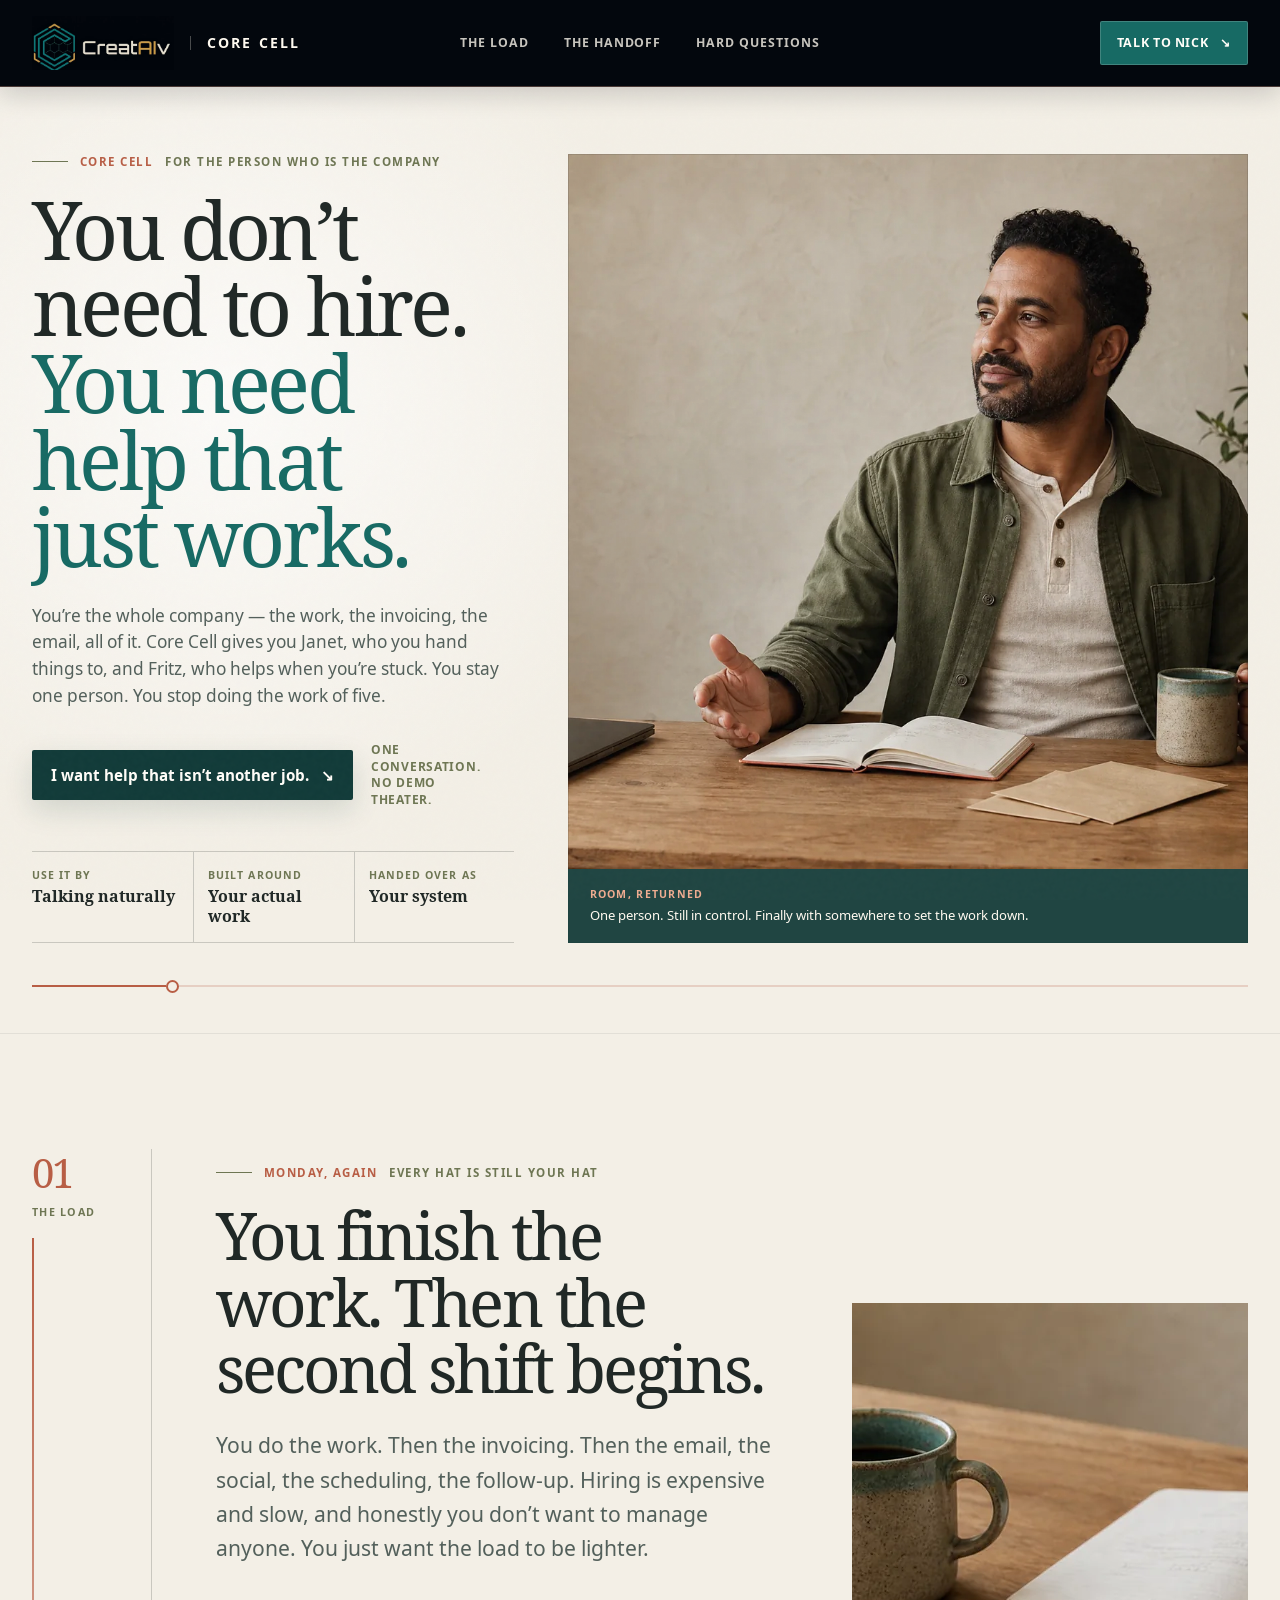
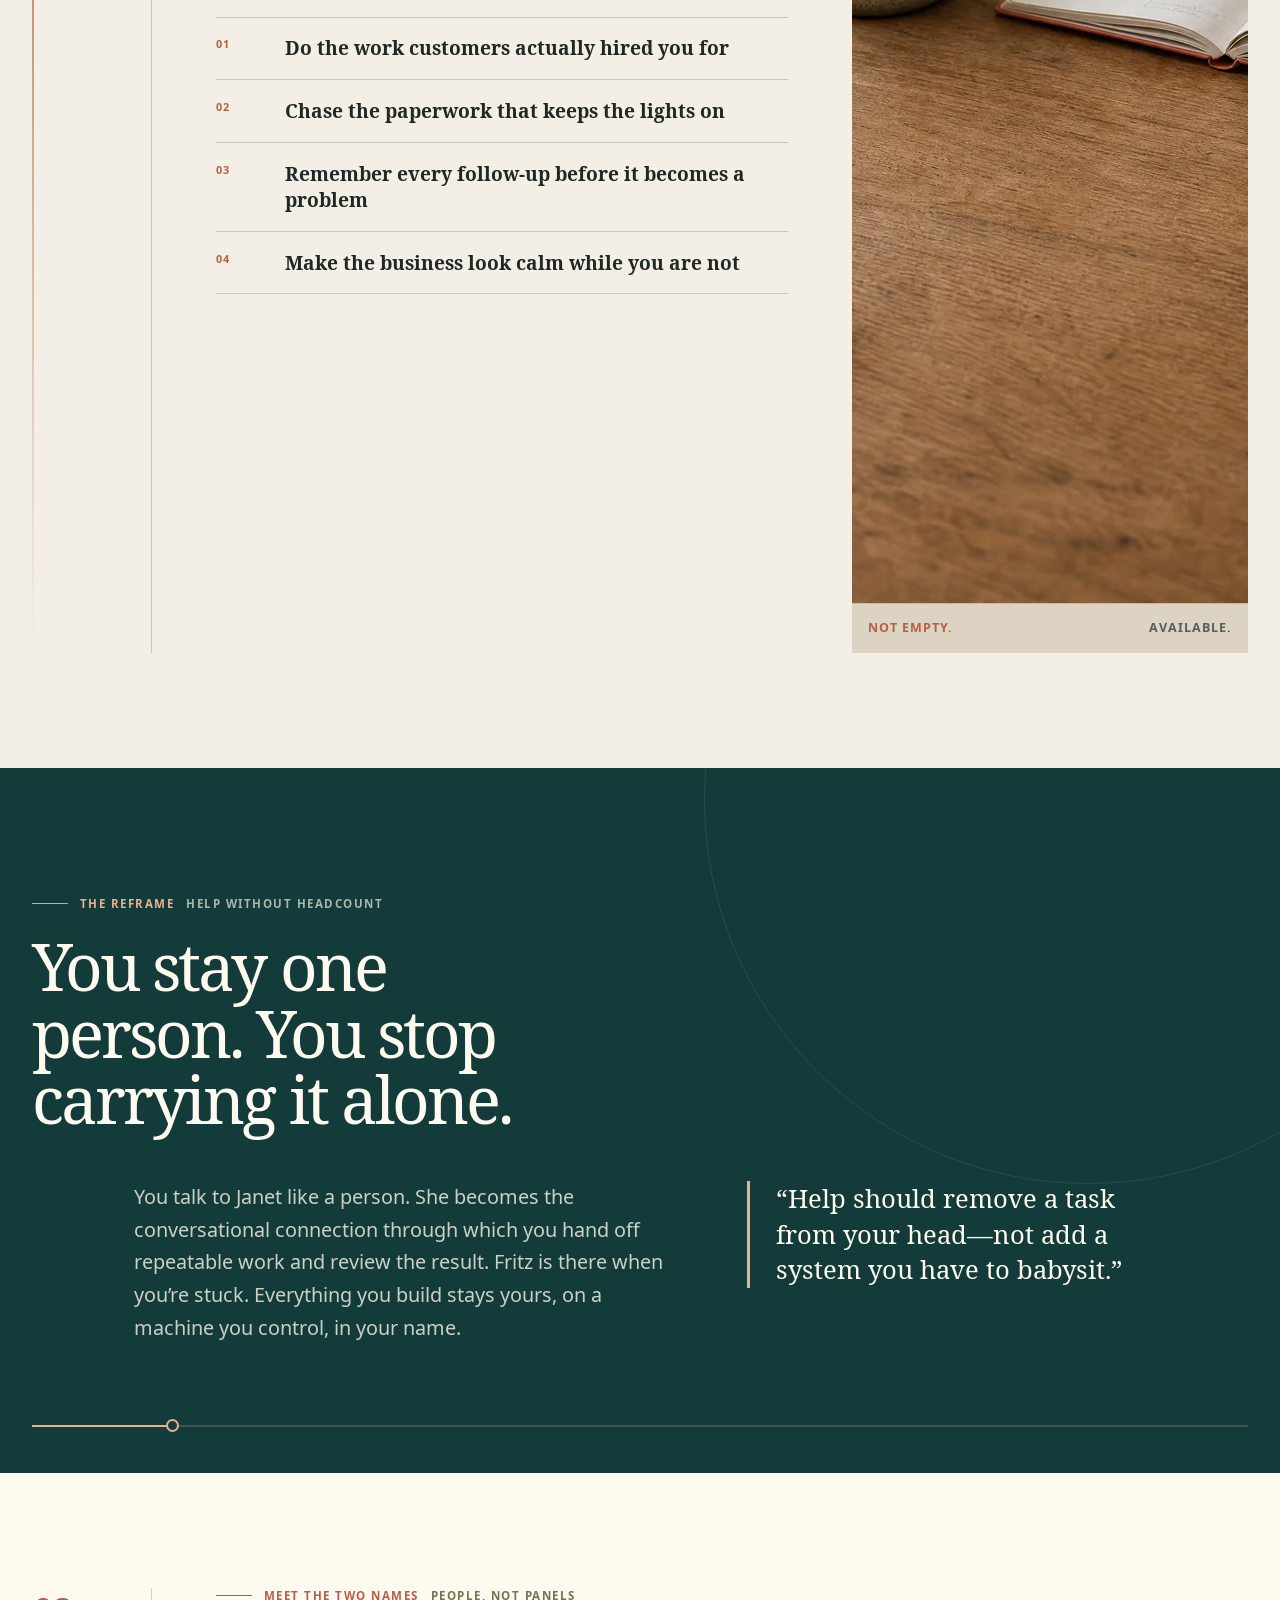
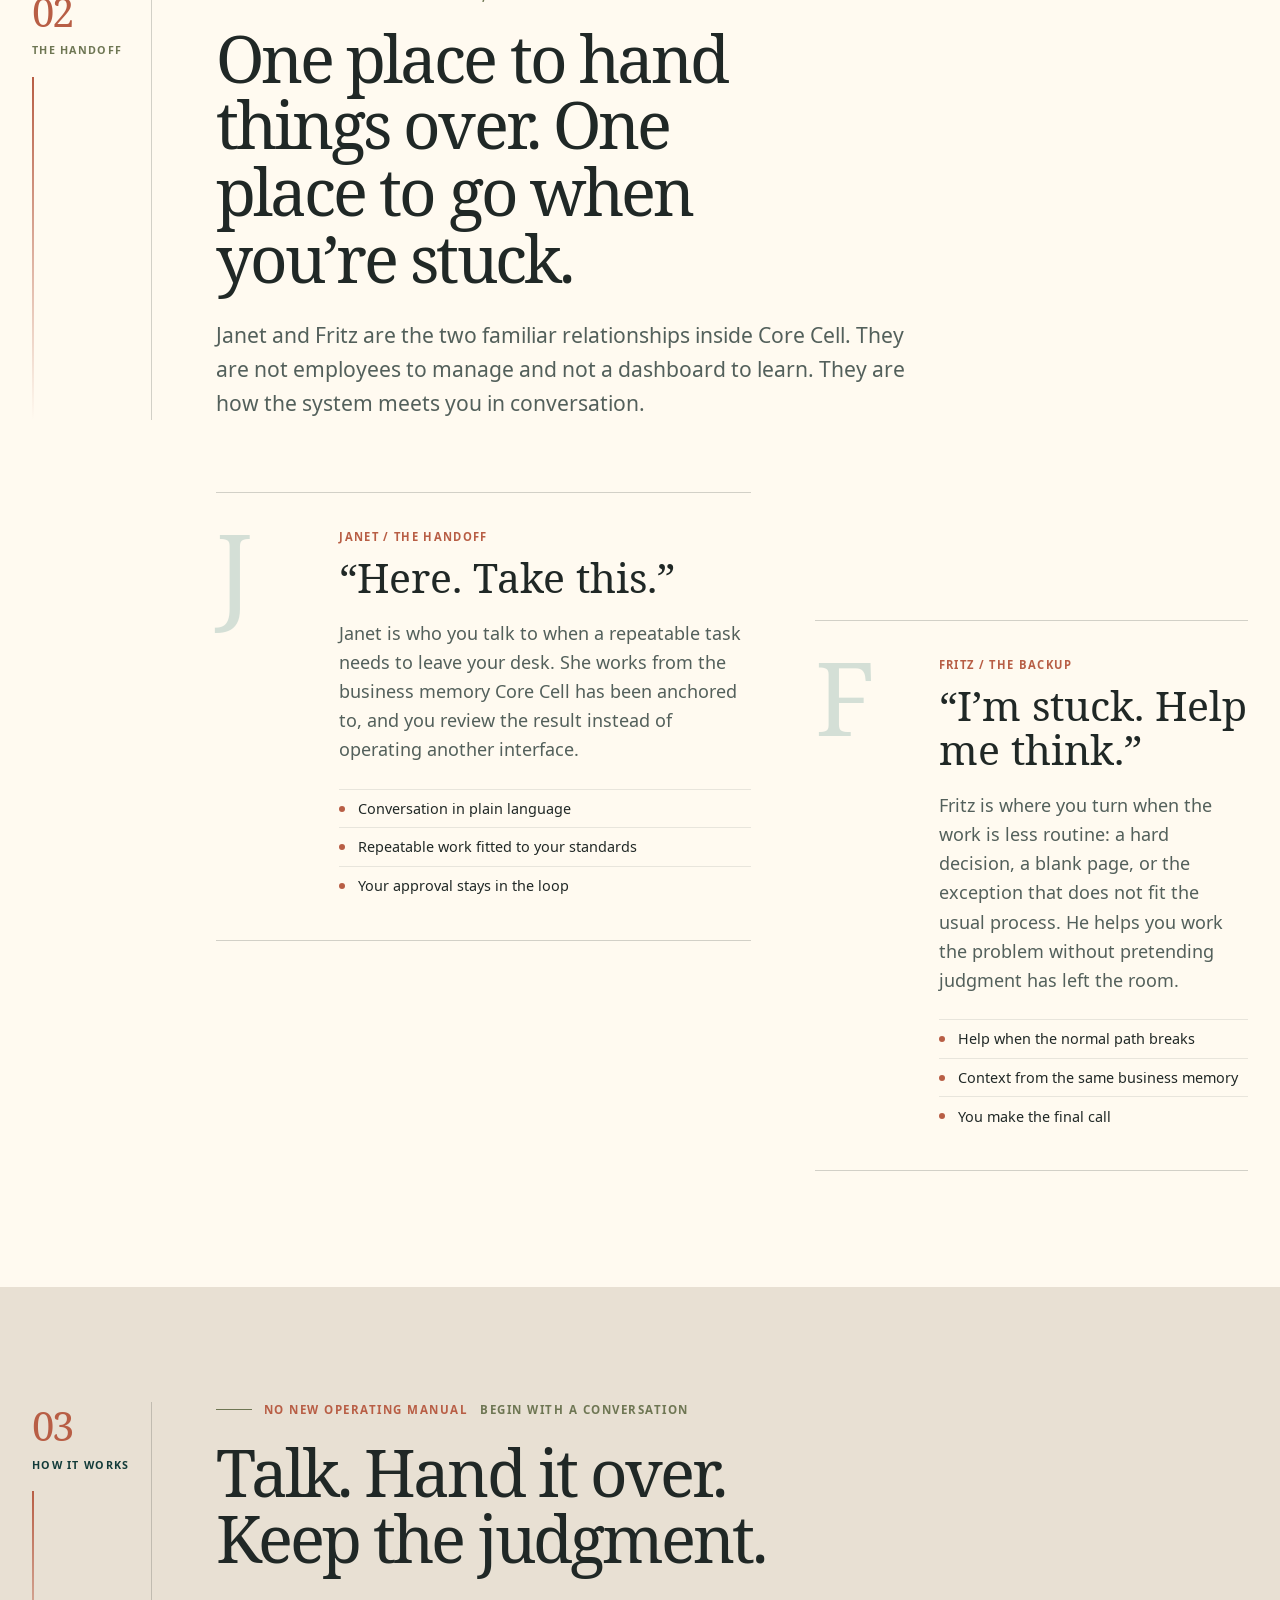
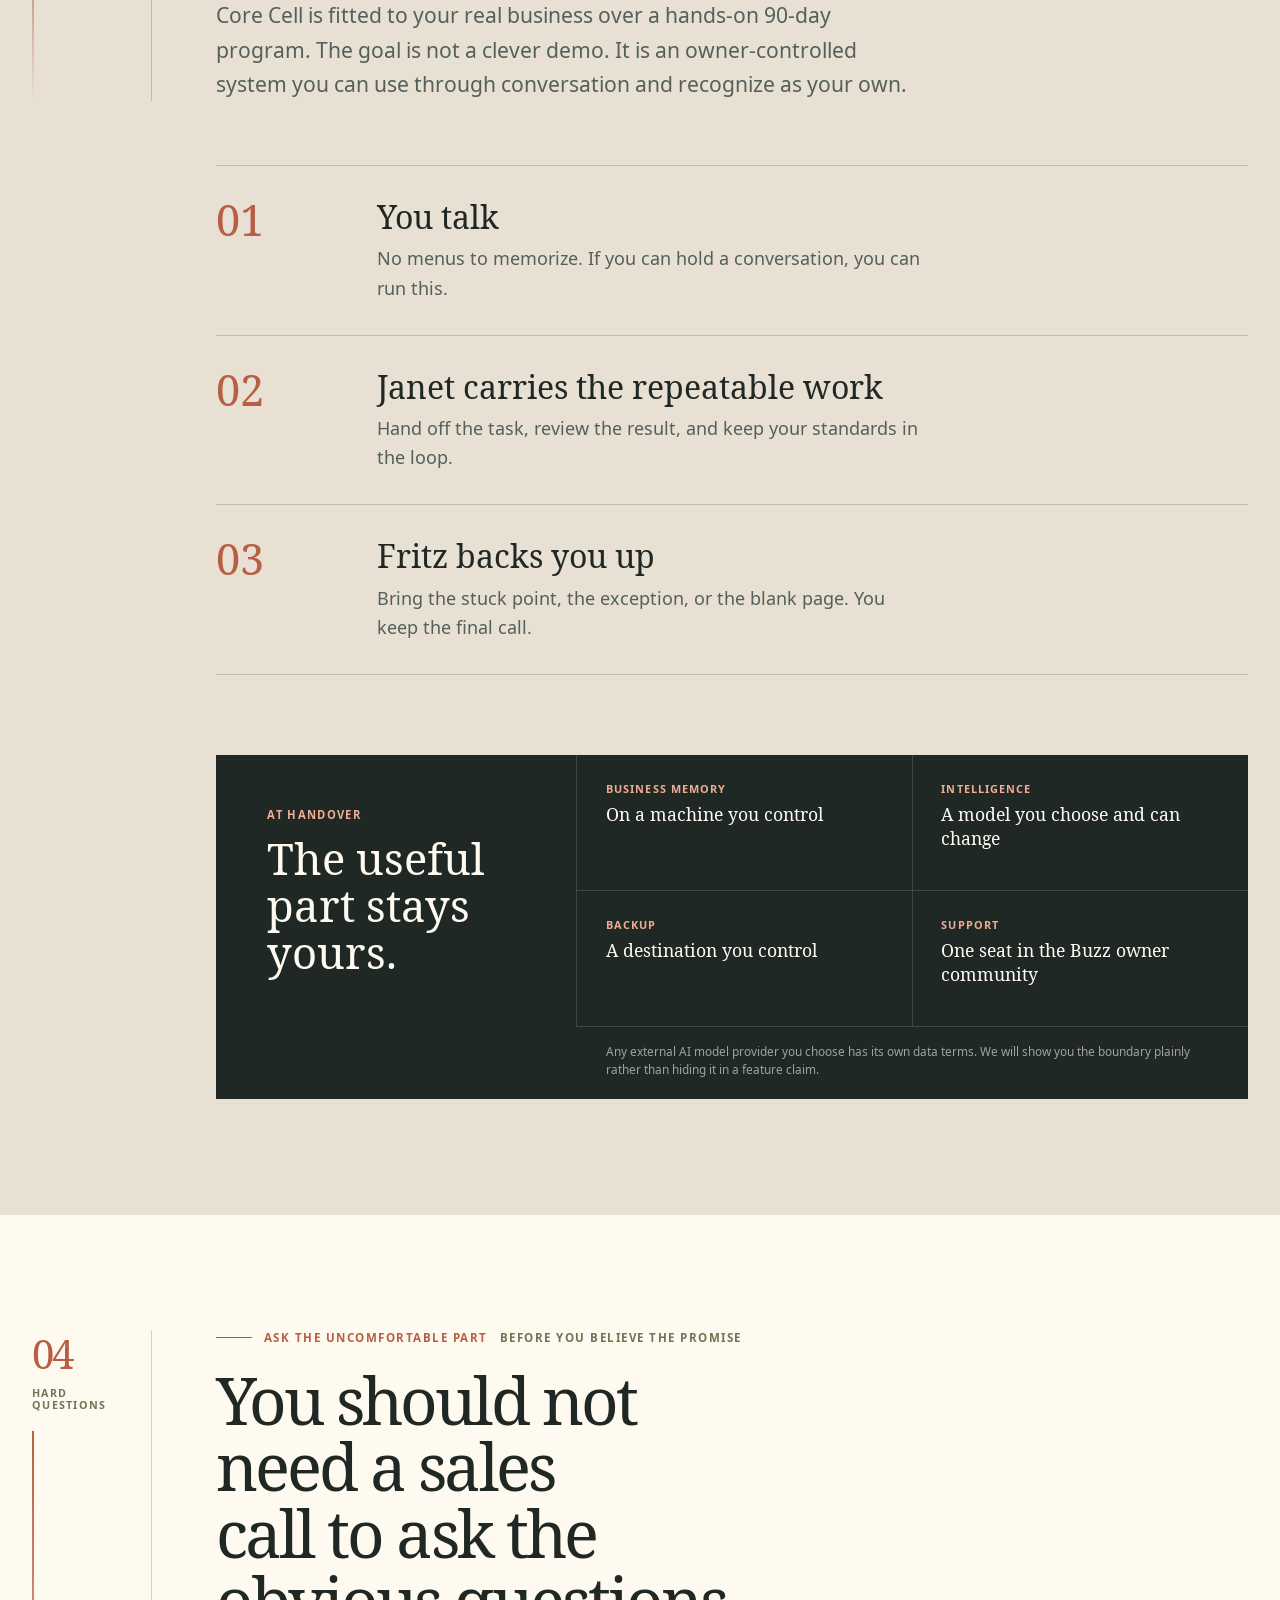
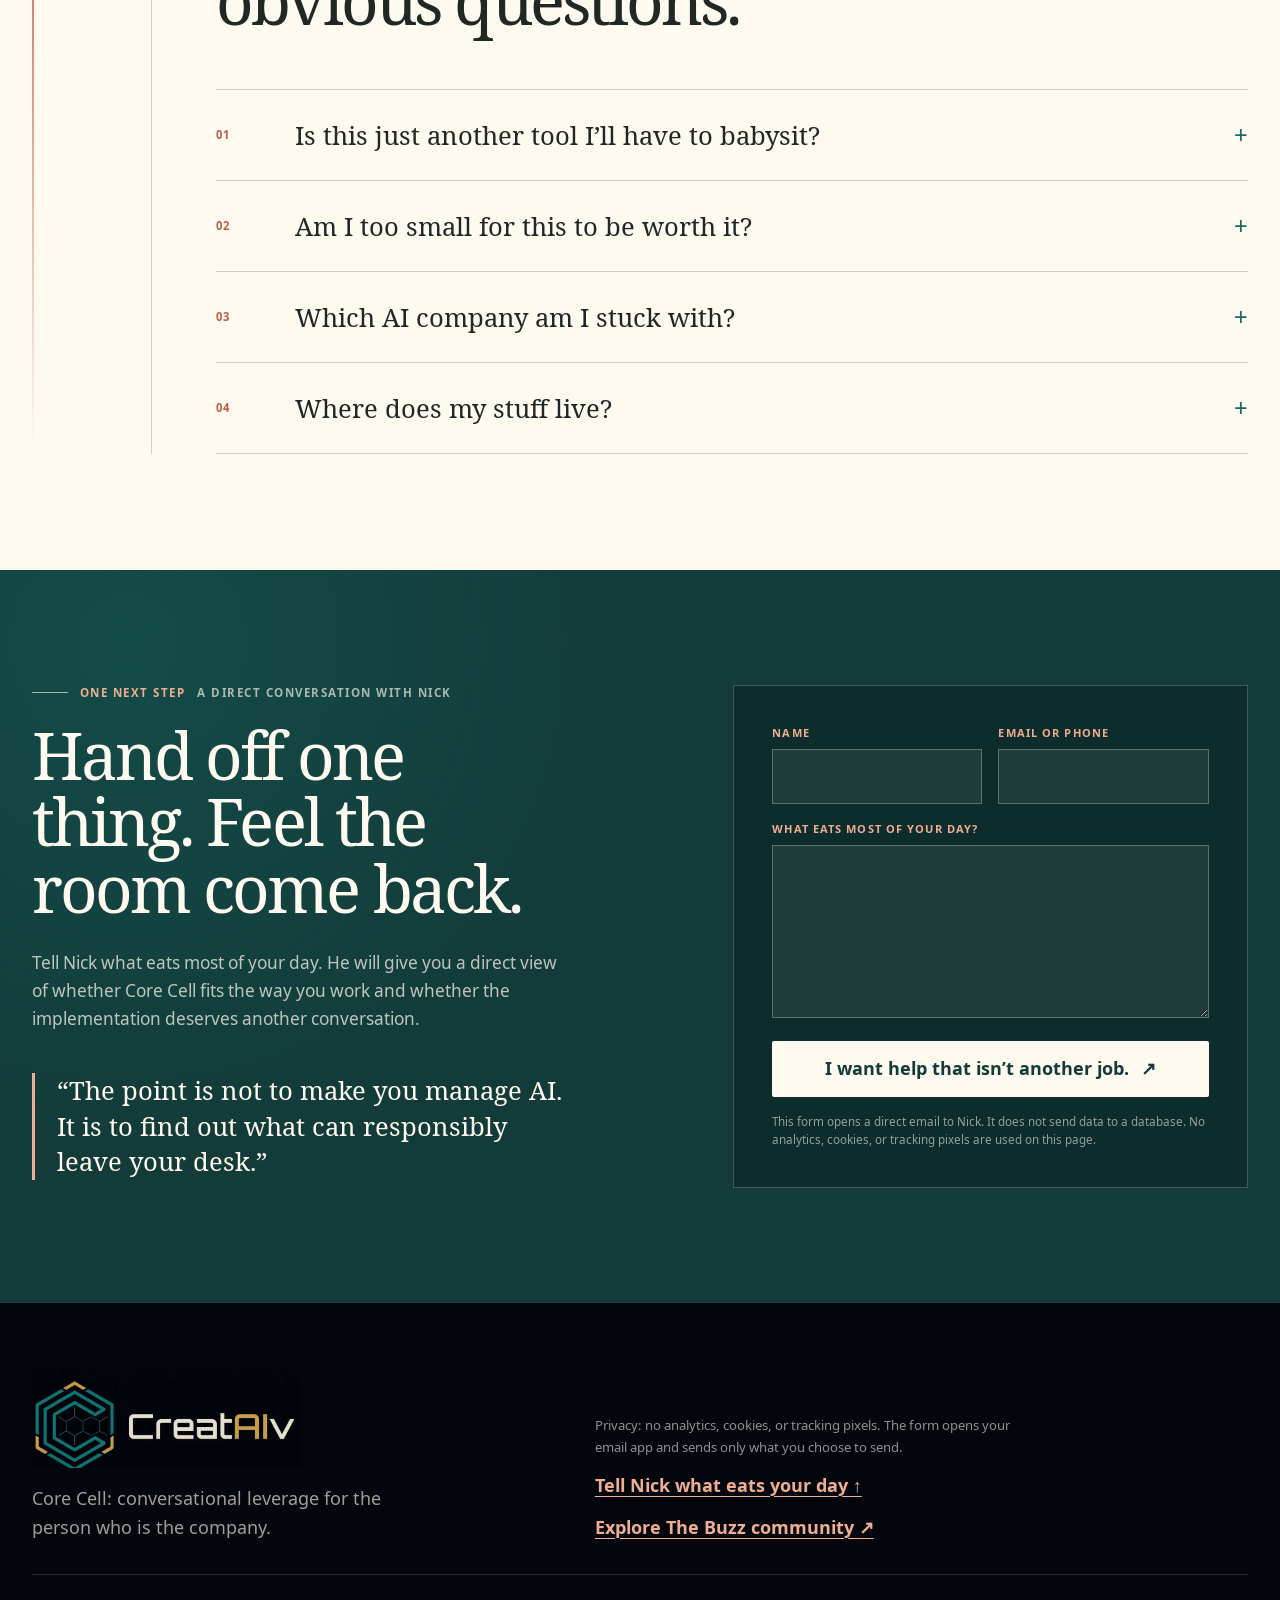
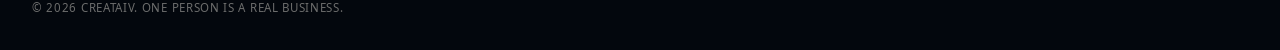
<file: solo/index.html>
<!doctype html>
<html lang="en">
  <head>
    <meta charset="utf-8" />
    <meta name="viewport" content="width=device-width, initial-scale=1" />
    <meta name="theme-color" content="#03070d" />
    <meta
      name="description"
      content="One person, the output of a team, none of the management. Talk to it like a person and watch your day get lighter. You own everything."
    />
    <meta name="robots" content="index,follow,max-image-preview:large" />
    <link rel="canonical" href="https://janet-e4.github.io/solo/" />
    <link rel="icon" type="image/png" href="assets/favicon.png" />

    <meta property="og:type" content="website" />
    <meta property="og:site_name" content="CREATAIV" />
    <meta property="og:title" content="Help That Isn't Another Job — CREATAIV Core Cell" />
    <meta
      property="og:description"
      content="One person, the output of a team, none of the management. Talk to it like a person and watch your day get lighter. You own everything."
    />
    <meta property="og:url" content="https://janet-e4.github.io/solo/" />
    <meta
      property="og:image"
      content="https://janet-e4.github.io/solo/assets/og-preview.webp"
    />
    <meta property="og:image:secure_url" content="https://janet-e4.github.io/solo/assets/og-preview.webp" />
    <meta property="og:image:width" content="1200" />
    <meta property="og:image:height" content="630" />
    <meta property="og:image:type" content="image/webp" />
    <meta
      property="og:image:alt"
      content="A solo business owner at an oak desk, taking a quiet breath in a warm workroom"
    />
    <meta name="twitter:card" content="summary_large_image" />
    <meta name="twitter:title" content="Help That Isn't Another Job — CREATAIV Core Cell" />
    <meta
      name="twitter:description"
      content="One person, the output of a team, none of the management. Talk to it like a person and watch your day get lighter. You own everything."
    />
    <meta
      name="twitter:image"
      content="https://janet-e4.github.io/solo/assets/og-preview.webp"
    />
    <meta
      name="twitter:image:alt"
      content="A solo business owner at an oak desk, taking a quiet breath in a warm workroom"
    />

    <title>Help That Isn't Another Job — CREATAIV Core Cell</title>
    <link rel="stylesheet" href="styles.css" />

    <script type="application/ld+json">
      {
        "@context": "https://schema.org",
        "@type": "ProfessionalService",
        "@id": "https://janet-e4.github.io/solo/#core-cell-solo",
        "name": "CREATAIV Core Cell",
        "serviceType": "Owner-controlled business AI implementation for solo operators",
        "description": "One person, the output of a team, none of the management. Talk to it like a person and watch your day get lighter. You own everything.",
        "url": "https://janet-e4.github.io/solo/",
        "logo": "https://janet-e4.github.io/solo/assets/creataiv-wordmark.webp",
        "image": "https://janet-e4.github.io/solo/assets/og-preview.webp"
      }
    </script>
  </head>
  <body>
    <!--
      Design contract — Exhale Ledger
      Warm editorial paper, rested teal, tactile ledger rules, one human subject,
      asymmetrical breathing room, and zero dashboard or technology theater.
      CREATAIV Core Cell solo-operator door · v1.0.2 · 2026-07-30
    -->
    <a class="skip-link" href="#main">Skip to the help</a>

    <header class="site-header" aria-label="Primary navigation">
      <div class="header-frame">
        <a class="brand" href="#top" aria-label="CREATAIV Core Cell home">
          <img
            src="assets/creataiv-wordmark.webp"
            width="830"
            height="310"
            alt="CREATAIV"
          />
          <span class="product-signature" aria-hidden="true">
            <strong>Core Cell</strong>
          </span>
        </a>

        <nav class="desktop-nav" aria-label="On this page">
          <a href="#the-load">The load</a>
          <a href="#the-handoff">The handoff</a>
          <a href="#hard-questions">Hard questions</a>
        </nav>

        <a class="header-cta" href="#talk">
          <span class="header-cta-full">Talk to Nick</span>
          <span class="header-cta-short" aria-hidden="true">Talk</span>
          <span aria-hidden="true">↘</span>
        </a>
      </div>
    </header>

    <main id="main">
      <section class="hero" id="top" aria-labelledby="hero-title" data-release="v1.0.2">
        <div class="hero-copy">
          <p class="ledger-tab"><span>Core Cell</span> For the person who is the company</p>
          <h1 id="hero-title">
            You don’t need to hire.
            <span>You need help that just works.</span>
          </h1>
          <p class="hero-deck hero-deck-full">
            You’re the whole company — the work, the invoicing, the email, all of it.
            Core Cell gives you Janet, who you hand things to, and Fritz, who helps when
            you’re stuck. You stay one person. You stop doing the work of five.
          </p>
          <p class="hero-deck hero-deck-compact">
            Hand repeatable work to Janet. Get help from Fritz when you’re stuck. Stay one
            person—and get your day back.
          </p>

          <div class="hero-actions">
            <a class="primary-button" href="#talk">
              I want help that isn’t another job.
              <span aria-hidden="true">↘</span>
            </a>
            <p>One conversation. No demo theater.</p>
          </div>

          <dl class="hero-ledger" aria-label="Core Cell at a glance">
            <div>
              <dt>Use it by</dt>
              <dd>Talking naturally</dd>
            </div>
            <div>
              <dt>Built around</dt>
              <dd>Your actual work</dd>
            </div>
            <div>
              <dt>Handed over as</dt>
              <dd>Your system</dd>
            </div>
          </dl>
        </div>

        <figure class="hero-media">
          <picture>
            <source media="(max-width: 760px)" srcset="assets/hero-mobile.webp" />
            <img
              src="assets/hero-desktop.webp"
              width="1600"
              height="1000"
              alt="A solo business owner in an olive overshirt seated at an oak desk with an open notebook, envelopes, a mug, and a closed laptop"
              fetchpriority="high"
            />
          </picture>
          <figcaption>
            <span>Room, returned</span>
            One person. Still in control. Finally with somewhere to set the work down.
          </figcaption>
        </figure>

        <div class="breathing-line" aria-hidden="true"><span></span></div>
      </section>

      <section class="load-section section-pad" id="the-load" aria-labelledby="load-title">
        <div class="section-frame ledger-layout">
          <aside class="section-rail" aria-hidden="true">
            <span>01</span>
            <strong>The load</strong>
          </aside>

          <div class="load-copy">
            <p class="ledger-tab"><span>Monday, again</span> Every hat is still your hat</p>
            <h2 id="load-title">You finish the work. Then the second shift begins.</h2>
            <p class="section-lede">
              You do the work. Then the invoicing. Then the email, the social, the
              scheduling, the follow-up. Hiring is expensive and slow, and honestly you
              don’t want to manage anyone. You just want the load to be lighter.
            </p>

            <ul class="load-list" aria-label="The work one person is carrying">
              <li><span>01</span><strong>Do the work customers actually hired you for</strong></li>
              <li><span>02</span><strong>Chase the paperwork that keeps the lights on</strong></li>
              <li><span>03</span><strong>Remember every follow-up before it becomes a problem</strong></li>
              <li><span>04</span><strong>Make the business look calm while you are not</strong></li>
            </ul>
          </div>

          <figure class="desk-detail">
            <img
              src="assets/desk-detail.webp"
              width="1200"
              height="900"
              loading="lazy"
              alt="A relaxed hand beside a mug, open notebook, envelopes, closed laptop, and a deliberately clear area on an oak desk"
            />
            <figcaption><span>Not empty.</span> Available.</figcaption>
          </figure>
        </div>
      </section>

      <section class="reframe-section" aria-labelledby="reframe-title">
        <div class="reframe-frame">
          <p class="ledger-tab light"><span>The reframe</span> Help without headcount</p>
          <h2 id="reframe-title">You stay one person. You stop carrying it alone.</h2>
          <div class="reframe-copy">
            <p>
              You talk to Janet like a person. She becomes the conversational connection
              through which you hand off repeatable work and review the result. Fritz is
              there when you’re stuck. Everything you build stays yours, on a machine you
              control, in your name.
            </p>
            <blockquote>
              “Help should remove a task from your head—not add a system you have to babysit.”
            </blockquote>
          </div>
          <div class="breathing-line light-line" aria-hidden="true"><span></span></div>
        </div>
      </section>

      <section class="people-section section-pad" id="the-handoff" aria-labelledby="people-title">
        <div class="section-frame ledger-layout">
          <aside class="section-rail" aria-hidden="true">
            <span>02</span>
            <strong>The handoff</strong>
          </aside>

          <div class="people-intro">
            <p class="ledger-tab"><span>Meet the two names</span> People, not panels</p>
            <h2 id="people-title">One place to hand things over. One place to go when you’re stuck.</h2>
            <p class="section-lede narrow">
              Janet and Fritz are the two familiar relationships inside Core Cell. They are
              not employees to manage and not a dashboard to learn. They are how the system
              meets you in conversation.
            </p>
          </div>

          <div class="people-ledger">
            <article class="person-entry janet-entry">
              <div class="person-index" aria-hidden="true">J</div>
              <div class="person-copy">
                <p class="person-role">Janet / the handoff</p>
                <h3>“Here. Take this.”</h3>
                <p>
                  Janet is who you talk to when a repeatable task needs to leave your desk.
                  She works from the business memory Core Cell has been anchored to, and you
                  review the result instead of operating another interface.
                </p>
                <ul>
                  <li>Conversation in plain language</li>
                  <li>Repeatable work fitted to your standards</li>
                  <li>Your approval stays in the loop</li>
                </ul>
              </div>
            </article>

            <article class="person-entry fritz-entry">
              <div class="person-index" aria-hidden="true">F</div>
              <div class="person-copy">
                <p class="person-role">Fritz / the backup</p>
                <h3>“I’m stuck. Help me think.”</h3>
                <p>
                  Fritz is where you turn when the work is less routine: a hard decision, a
                  blank page, or the exception that does not fit the usual process. He helps
                  you work the problem without pretending judgment has left the room.
                </p>
                <ul>
                  <li>Help when the normal path breaks</li>
                  <li>Context from the same business memory</li>
                  <li>You make the final call</li>
                </ul>
              </div>
            </article>
          </div>
        </div>
      </section>

      <section class="how-section section-pad" aria-labelledby="how-title">
        <div class="section-frame ledger-layout">
          <aside class="section-rail dark-rail" aria-hidden="true">
            <span>03</span>
            <strong>How it works</strong>
          </aside>

          <div class="how-copy">
            <p class="ledger-tab"><span>No new operating manual</span> Begin with a conversation</p>
            <h2 id="how-title">Talk. Hand it over. Keep the judgment.</h2>
            <p class="section-lede narrow">
              Core Cell is fitted to your real business over a hands-on 90-day program.
              The goal is not a clever demo. It is an owner-controlled system you can use
              through conversation and recognize as your own.
            </p>
          </div>

          <ol class="process-list">
            <li>
              <span class="process-number">01</span>
              <div>
                <h3>You talk</h3>
                <p>No menus to memorize. If you can hold a conversation, you can run this.</p>
              </div>
            </li>
            <li>
              <span class="process-number">02</span>
              <div>
                <h3>Janet carries the repeatable work</h3>
                <p>Hand off the task, review the result, and keep your standards in the loop.</p>
              </div>
            </li>
            <li>
              <span class="process-number">03</span>
              <div>
                <h3>Fritz backs you up</h3>
                <p>Bring the stuck point, the exception, or the blank page. You keep the final call.</p>
              </div>
            </li>
          </ol>

          <div class="ownership-ledger" aria-label="What remains under the owner's control">
            <header>
              <p>At handover</p>
              <h3>The useful part stays yours.</h3>
            </header>
            <dl>
              <div>
                <dt>Business memory</dt>
                <dd>On a machine you control</dd>
              </div>
              <div>
                <dt>Intelligence</dt>
                <dd>A model you choose and can change</dd>
              </div>
              <div>
                <dt>Backup</dt>
                <dd>A destination you control</dd>
              </div>
              <div>
                <dt>Support</dt>
                <dd>One seat in the Buzz owner community</dd>
              </div>
            </dl>
            <p class="terms-note">
              Any external AI model provider you choose has its own data terms. We will show
              you the boundary plainly rather than hiding it in a feature claim.
            </p>
          </div>
        </div>
      </section>

      <section class="questions-section section-pad" id="hard-questions" aria-labelledby="questions-title">
        <div class="section-frame ledger-layout">
          <aside class="section-rail" aria-hidden="true">
            <span>04</span>
            <strong>Hard questions</strong>
          </aside>

          <div class="questions-copy">
            <p class="ledger-tab"><span>Ask the uncomfortable part</span> Before you believe the promise</p>
            <h2 id="questions-title">You should not need a sales call to ask the obvious questions.</h2>

            <div class="faq-list">
              <details>
                <summary>
                  <span>01</span>
                  <strong>Is this just another tool I’ll have to babysit?</strong>
                </summary>
                <div>
                  <p>
                    No dashboard to master. Conversation is the main interface. There is still
                    a learning curve because Core Cell is being fitted to a real business, but
                    the handover is part of the 90-day work—not a login email sent afterward.
                  </p>
                </div>
              </details>

              <details>
                <summary>
                  <span>02</span>
                  <strong>Am I too small for this to be worth it?</strong>
                </summary>
                <div>
                  <p>
                    One person is exactly who this door is for. Core Cell gives the person in
                    the chair more usable business context and leverage without adding a person
                    to manage.
                  </p>
                </div>
              </details>

              <details>
                <summary>
                  <span>03</span>
                  <strong>Which AI company am I stuck with?</strong>
                </summary>
                <div>
                  <p>
                    None by design. You choose the intelligence behind Core Cell and can change
                    it without rebuilding the business memory. External model providers still
                    have their own data terms, and that boundary remains visible.
                  </p>
                </div>
              </details>

              <details>
                <summary>
                  <span>04</span>
                  <strong>Where does my stuff live?</strong>
                </summary>
                <div>
                  <p>
                    Core Cell’s business memory lives on a machine you control and in your name.
                    You choose the backup destination, and the system is handed over as yours.
                  </p>
                </div>
              </details>
            </div>
          </div>
        </div>
      </section>

      <section class="talk-section" id="talk" aria-labelledby="talk-title">
        <div class="talk-frame">
          <div class="talk-copy">
            <p class="ledger-tab light"><span>One next step</span> A direct conversation with Nick</p>
            <h2 id="talk-title">Hand off one thing. Feel the room come back.</h2>
            <p>
              Tell Nick what eats most of your day. He will give you a direct view of whether
              Core Cell fits the way you work and whether the implementation deserves another
              conversation.
            </p>
            <blockquote>
              “The point is not to make you manage AI. It is to find out what can responsibly
              leave your desk.”
            </blockquote>
          </div>

          <form
            class="contact-form"
            id="contact-form"
            action="mailto:nick@e4lv.com?subject=Core%20Cell%20Solo%20%E2%80%94%20I%20want%20help%20that%20isn%27t%20another%20job"
            method="post"
            enctype="text/plain"
          >
            <div class="field">
              <label for="name">Name</label>
              <input id="name" name="Name" autocomplete="name" required />
            </div>
            <div class="field">
              <label for="contact">Email or phone</label>
              <input id="contact" name="Email or phone" autocomplete="email" required />
            </div>
            <div class="field field-full">
              <label for="day-eater">What eats most of your day?</label>
              <textarea
                id="day-eater"
                name="What eats most of my day"
                rows="5"
                required
              ></textarea>
            </div>
            <button class="submit-button" type="submit">
              I want help that isn’t another job.
              <span aria-hidden="true">↗</span>
            </button>
            <p class="form-note">
              This form opens a direct email to Nick. It does not send data to a database.
              No analytics, cookies, or tracking pixels are used on this page.
            </p>
          </form>
        </div>
      </section>
    </main>

    <footer class="site-footer">
      <div class="footer-frame">
        <div class="footer-brand">
          <img
            src="assets/creataiv-wordmark.webp"
            width="830"
            height="310"
            loading="lazy"
            alt="CREATAIV"
          />
          <p>Core Cell: conversational leverage for the person who is the company.</p>
        </div>

        <div class="footer-contact">
          <p>
            Privacy: no analytics, cookies, or tracking pixels. The form opens your email
            app and sends only what you choose to send.
          </p>
          <a href="#talk">Tell Nick what eats your day ↑</a>
          <a href="https://buzz.creataiv.com/" rel="noopener">Explore The Buzz community ↗</a>
        </div>

        <p class="copyright">
          © <span id="year">2026</span> CREATAIV. One person is a real business.
        </p>
      </div>
    </footer>

    <script src="script.js" defer></script>
  </body>
</html>
</file>
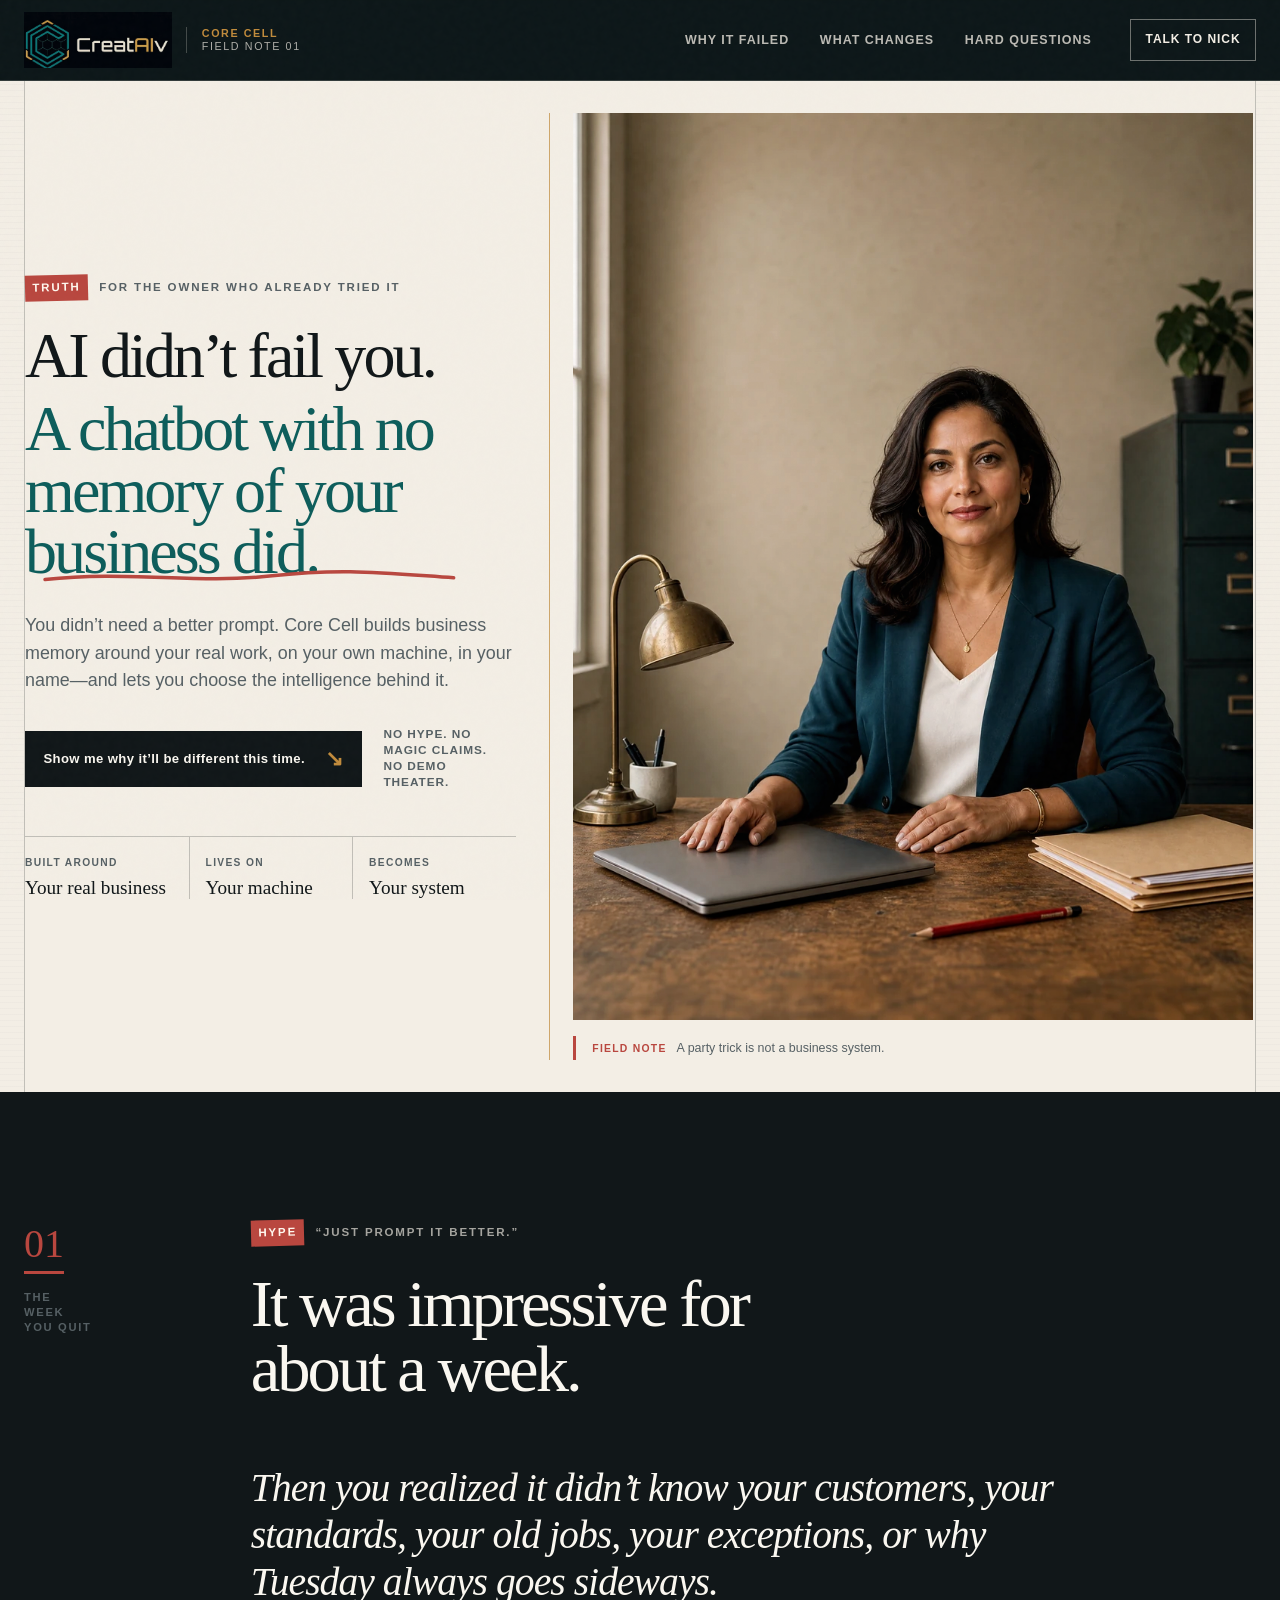
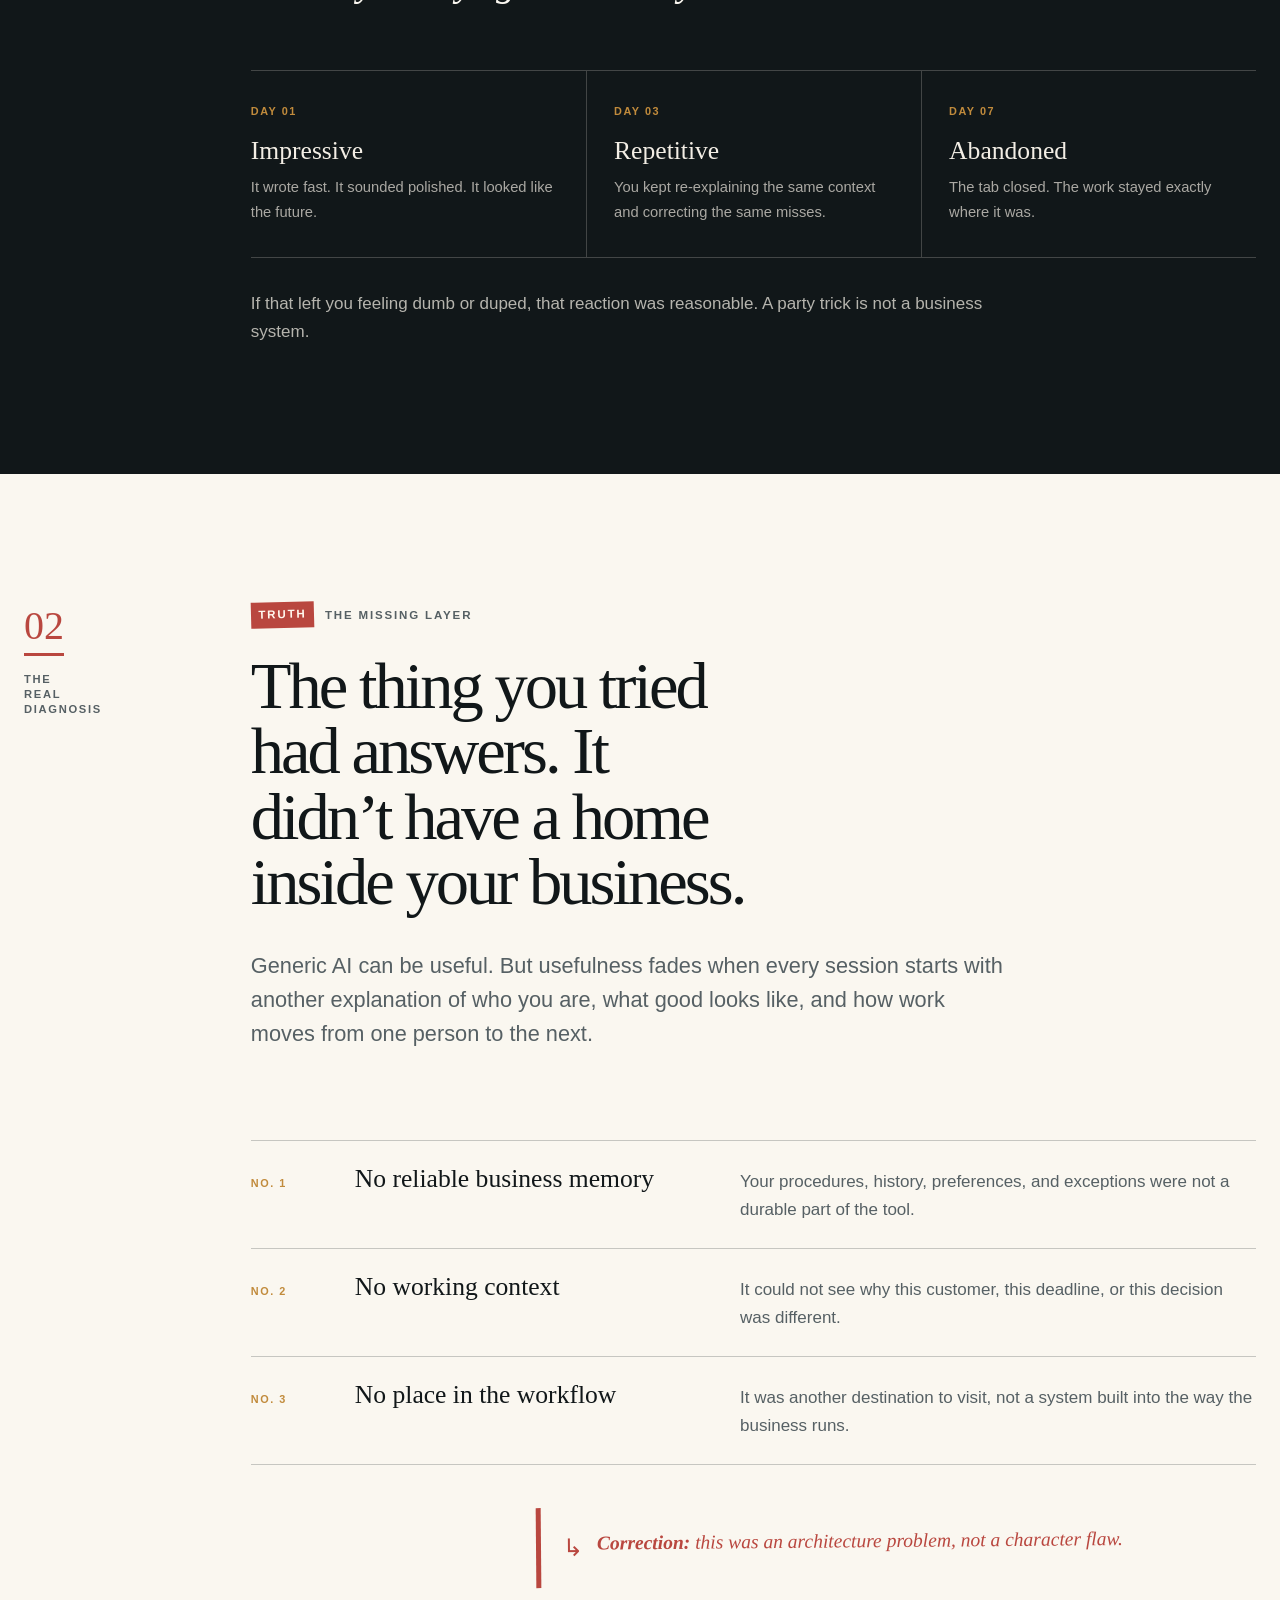
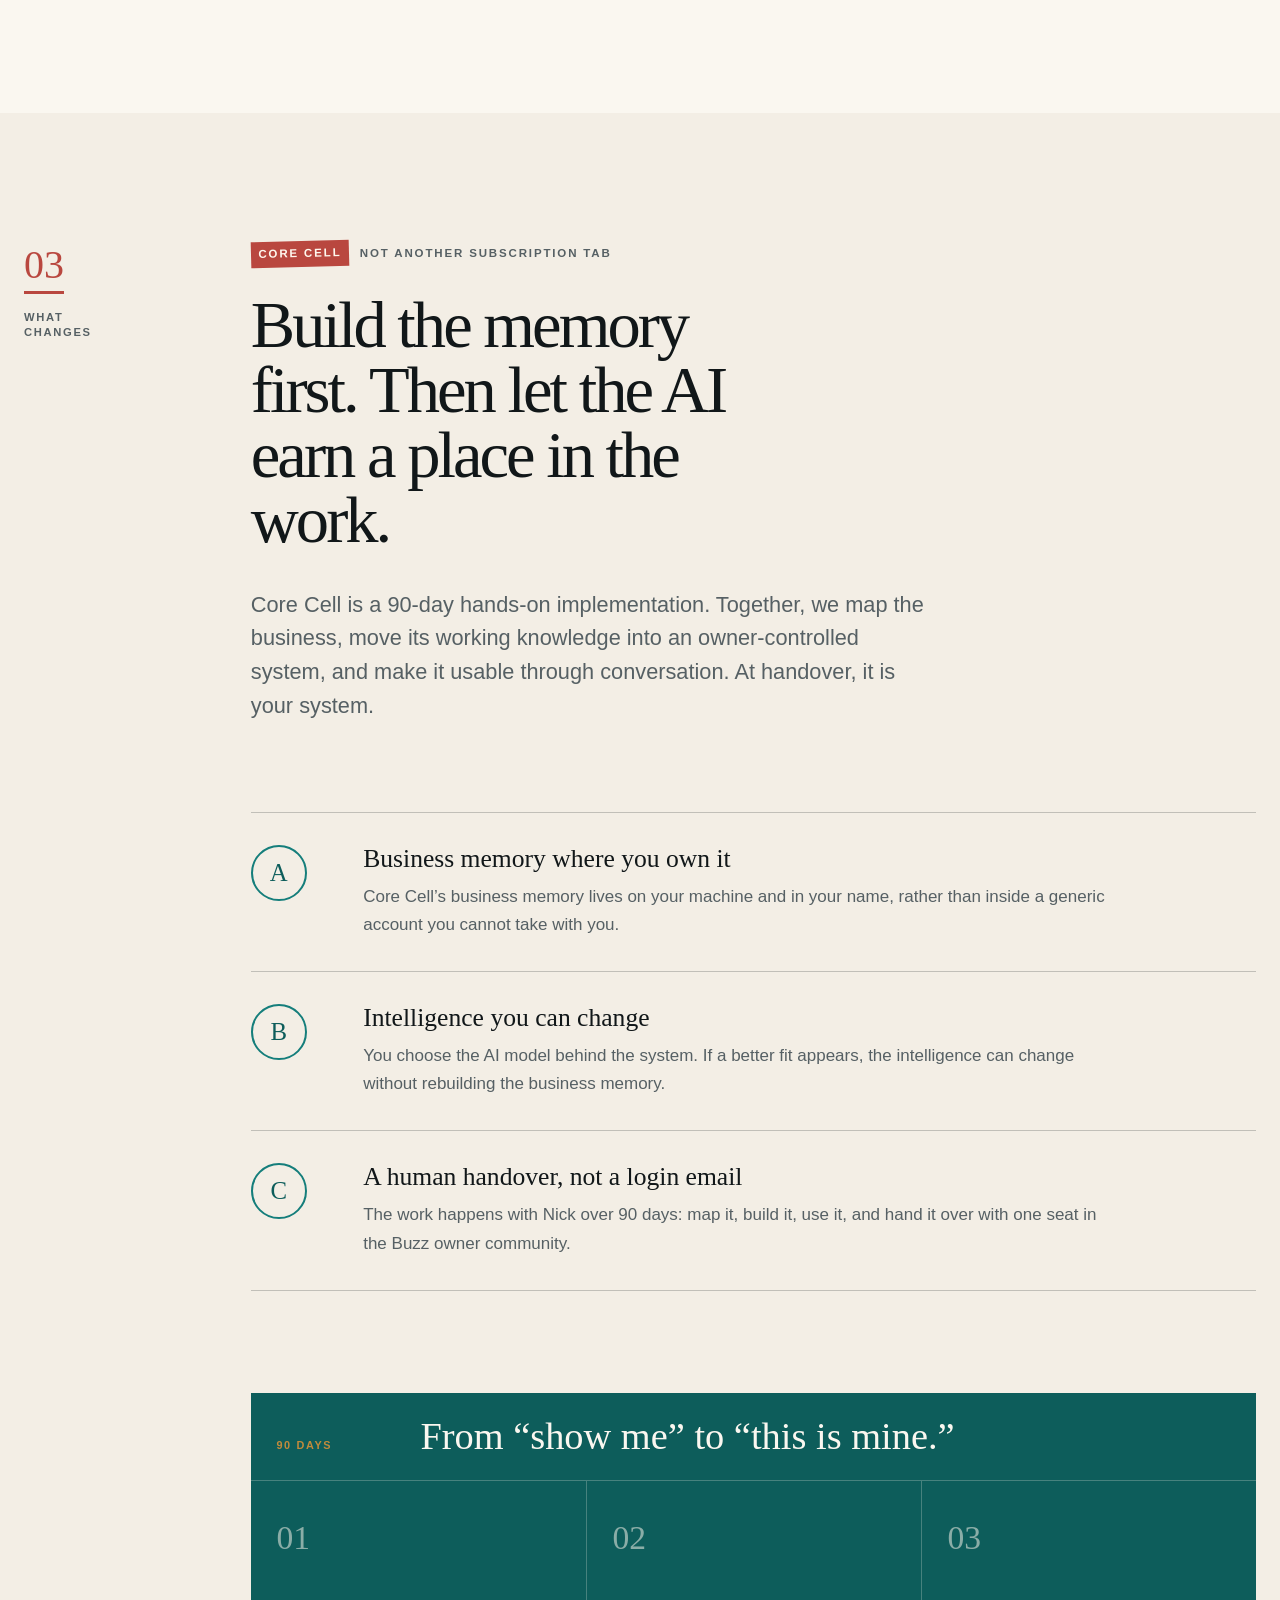
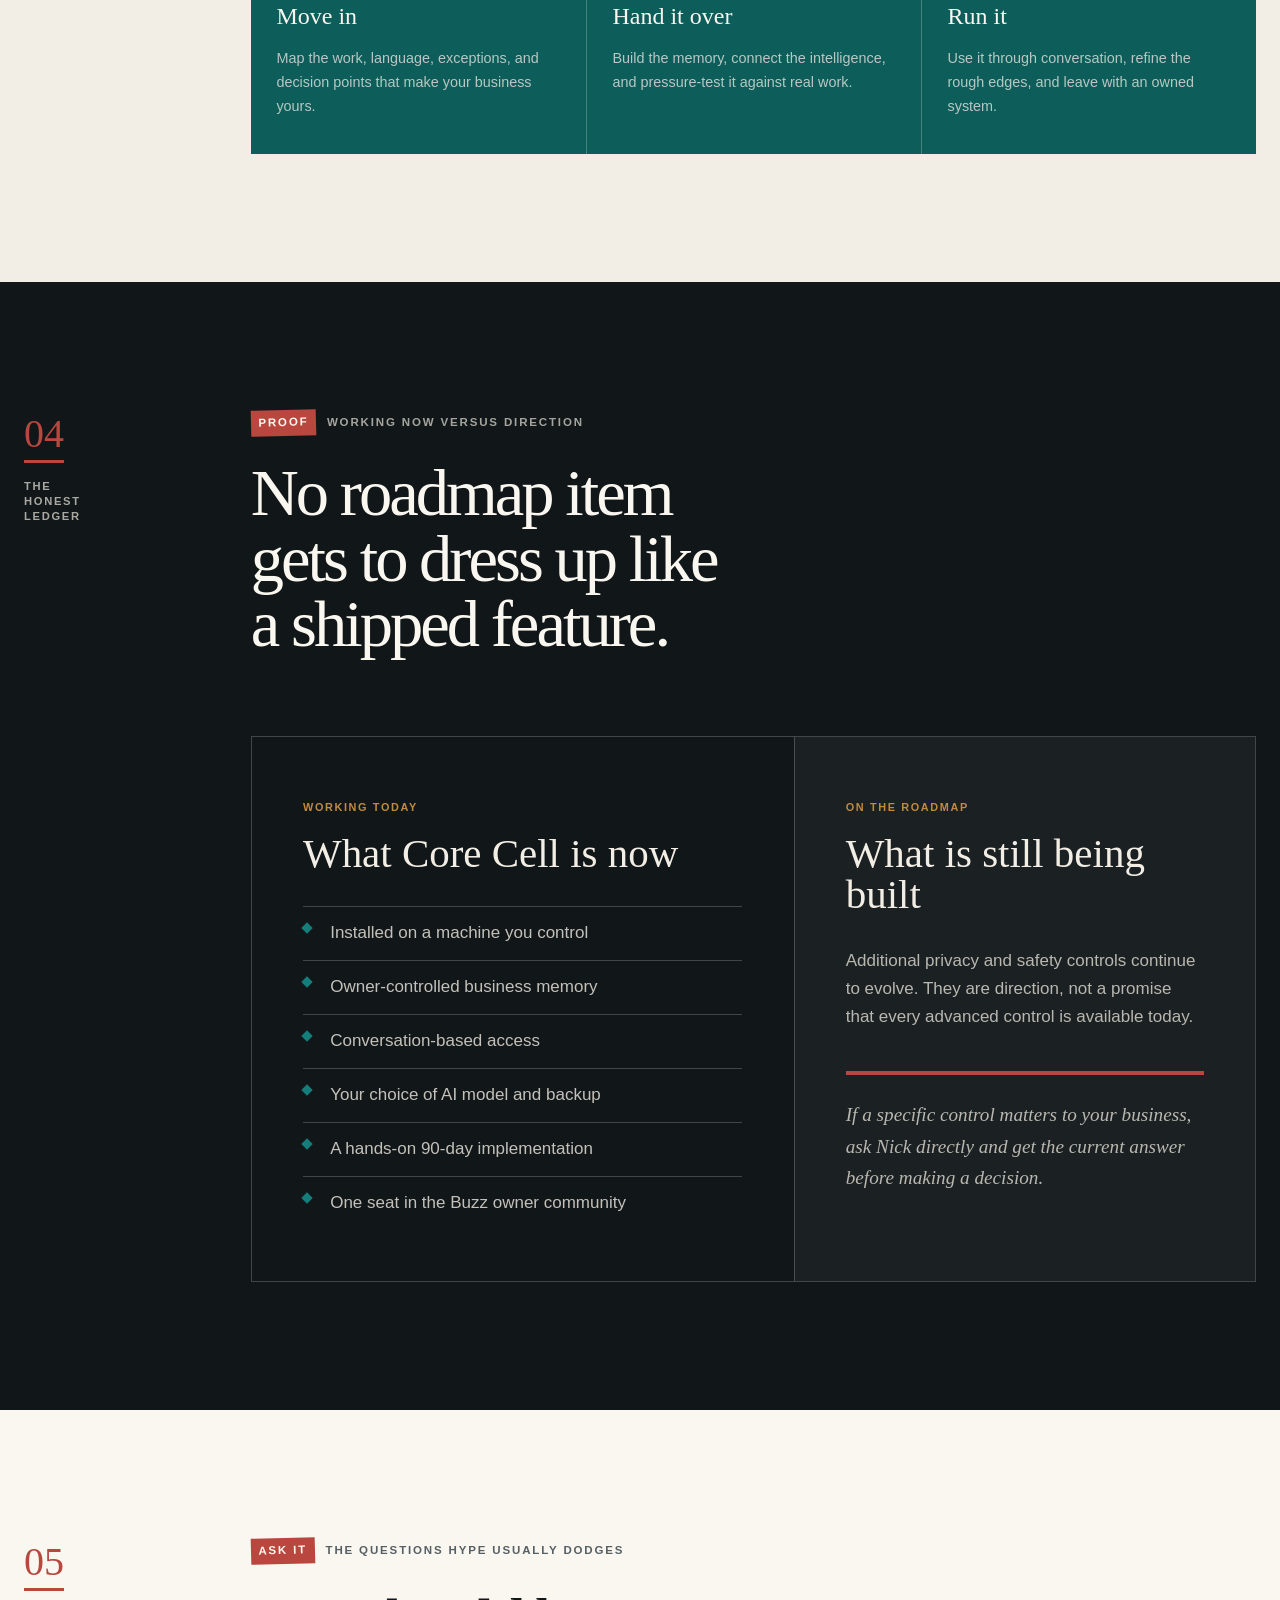
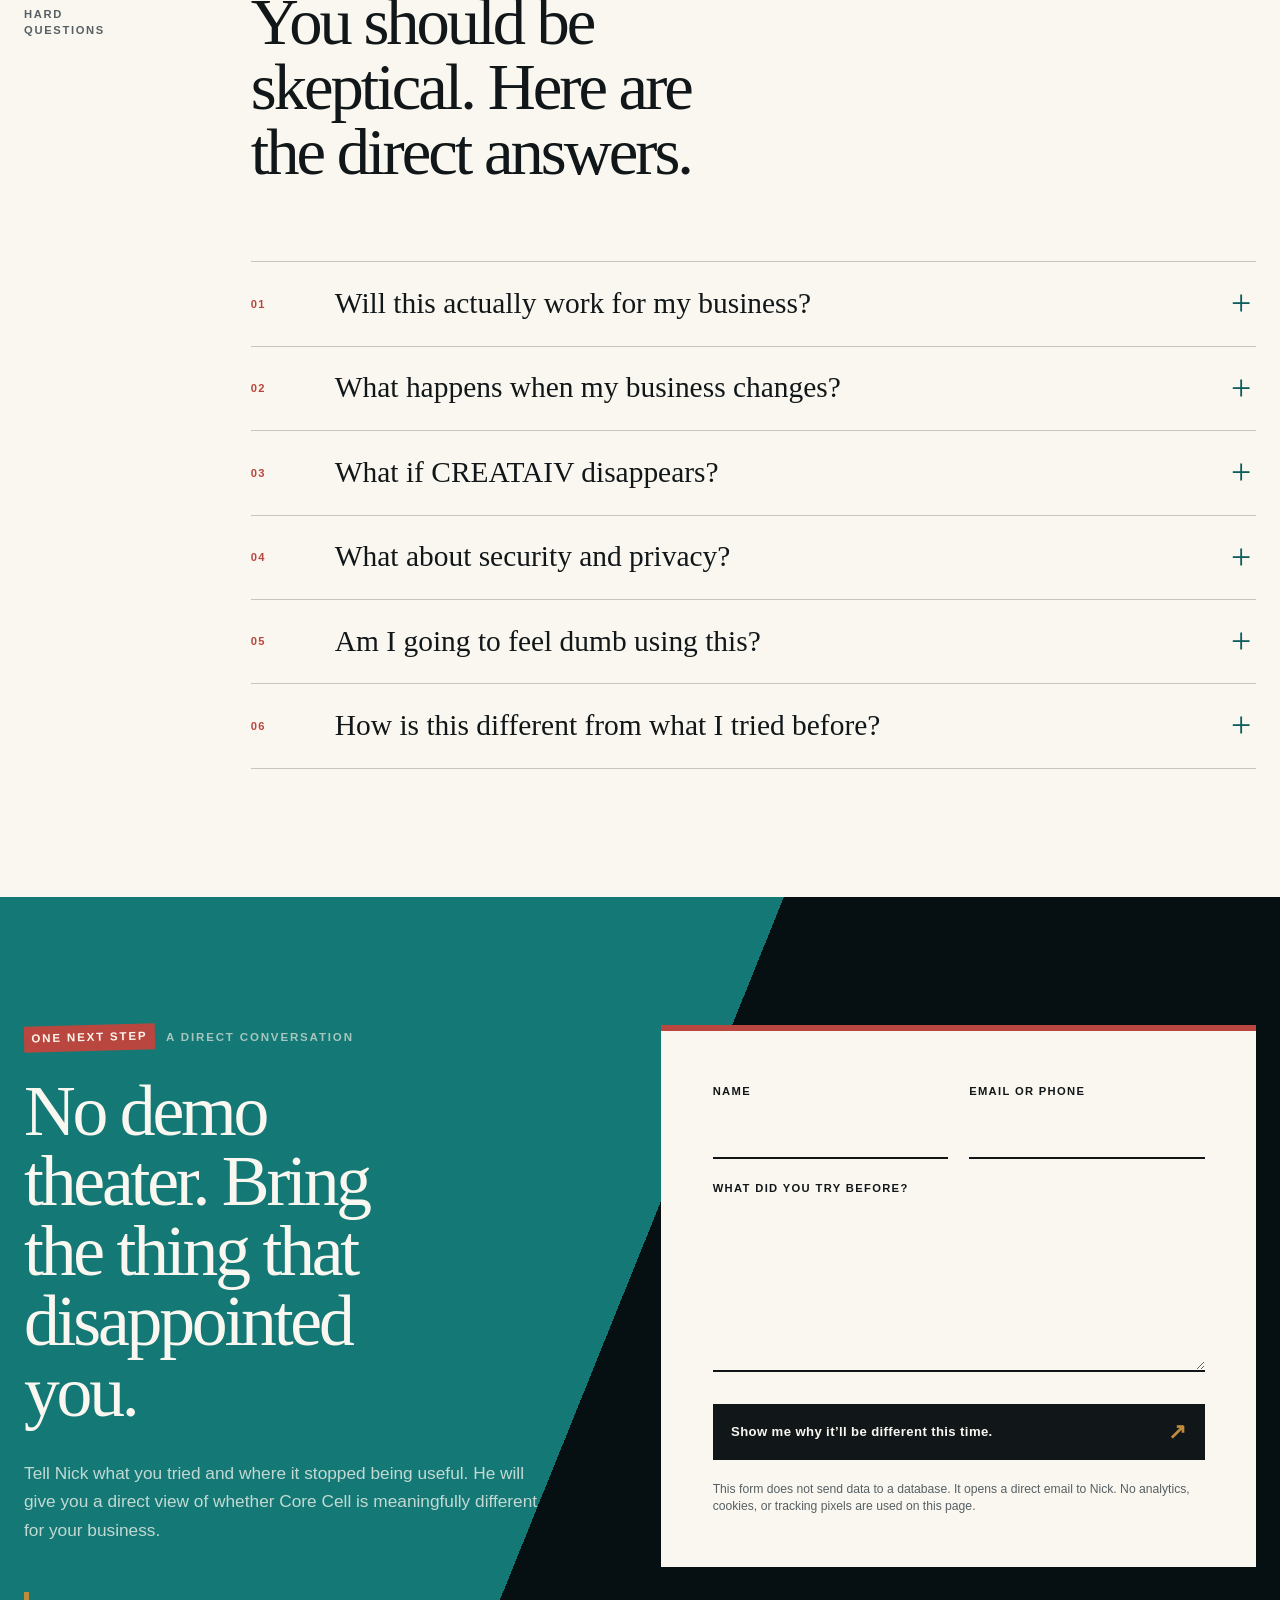
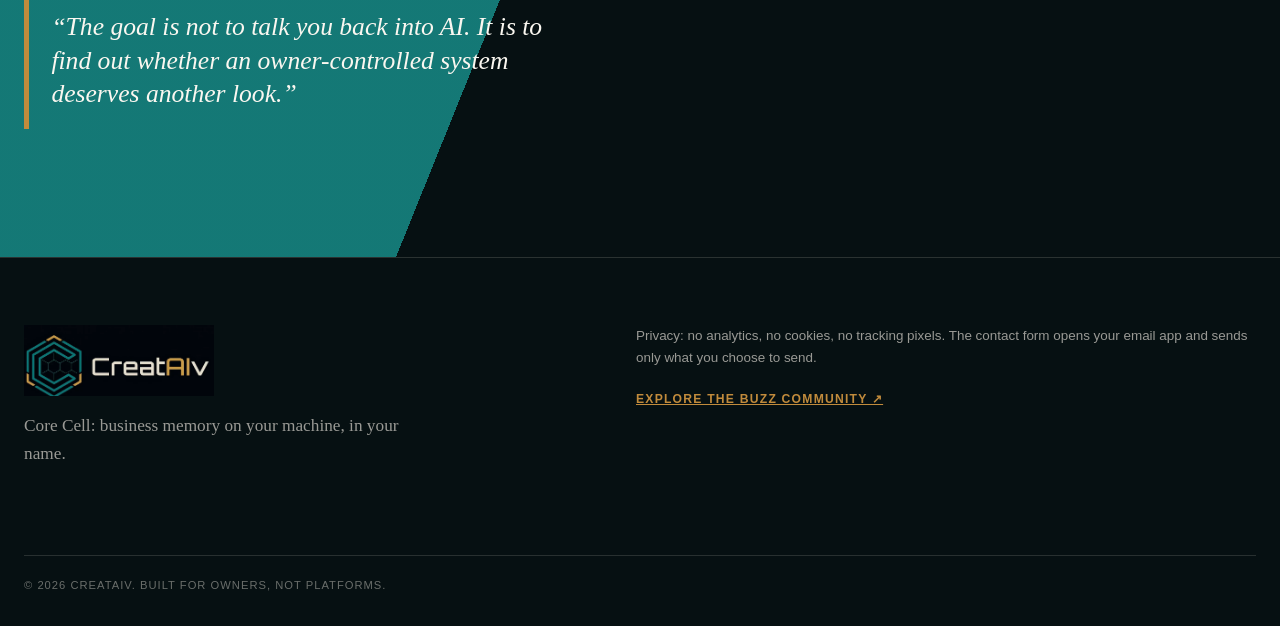
<file: tried-ai/index.html>
<!doctype html>
<html lang="en">
  <head>
    <meta charset="utf-8" />
    <meta name="viewport" content="width=device-width, initial-scale=1" />
    <meta name="theme-color" content="#061012" />
    <meta
      name="description"
      content="AI didn't fail you — a generic AI chat tool with no memory of your business did. Core Cell learns your real work and stays yours. No hype, no magic claims."
    />
    <meta name="robots" content="index,follow,max-image-preview:large" />
    <link rel="canonical" href="https://janet-e4.github.io/tried-ai/" />
    <link rel="icon" type="image/png" href="assets/favicon.png" />

    <meta property="og:type" content="website" />
    <meta property="og:site_name" content="CREATAIV" />
    <meta
      property="og:title"
      content="The Honest Version of AI for Your Business — CREATAIV Core Cell"
    />
    <meta
      property="og:description"
      content="AI didn't fail you — a generic AI chat tool with no memory of your business did. Core Cell learns your real work and stays yours. No hype, no magic claims."
    />
    <meta property="og:url" content="https://janet-e4.github.io/tried-ai/" />
    <meta
      property="og:image"
      content="https://janet-e4.github.io/tried-ai/assets/og-preview.jpg"
    />
    <meta property="og:image:width" content="1200" />
    <meta property="og:image:height" content="630" />
    <meta property="og:image:type" content="image/jpeg" />
    <meta
      property="og:image:alt"
      content="A polished small-business founder at her workshop desk"
    />
    <meta name="twitter:card" content="summary_large_image" />
    <meta
      name="twitter:title"
      content="The Honest Version of AI for Your Business — CREATAIV Core Cell"
    />
    <meta
      name="twitter:description"
      content="AI didn't fail you — a generic AI chat tool with no memory of your business did. Core Cell learns your real work and stays yours. No hype, no magic claims."
    />
    <meta
      name="twitter:image"
      content="https://janet-e4.github.io/tried-ai/assets/og-preview.jpg"
    />
    <meta
      name="twitter:image:alt"
      content="A polished small-business founder at her workshop desk"
    />

    <title>The Honest Version of AI for Your Business — CREATAIV Core Cell</title>
    <link rel="stylesheet" href="styles.css" />

    <script type="application/ld+json">
      {
        "@context": "https://schema.org",
        "@type": "ProfessionalService",
        "@id": "https://janet-e4.github.io/tried-ai/#core-cell",
        "name": "CREATAIV Core Cell",
        "serviceType": "Owner-controlled business AI implementation",
        "description": "AI didn't fail you — a generic AI chat tool with no memory of your business did. Core Cell learns your real work and stays yours. No hype, no magic claims.",
        "url": "https://janet-e4.github.io/tried-ai/",
        "logo": "https://janet-e4.github.io/tried-ai/assets/creataiv-logo.webp",
        "image": "https://janet-e4.github.io/tried-ai/assets/og-preview.jpg"
      }
    </script>
  </head>
  <body>
    <!-- CREATAIV Core Cell “You Tried AI” door site · v1.3.0 · 2026-07-29 -->
    <a class="skip-link" href="#main">Skip to the honest part</a>

    <header class="site-header" aria-label="Primary navigation">
      <div class="header-frame">
        <a class="brand" href="#top" aria-label="CREATAIV Core Cell home">
          <img
            src="assets/creataiv-wordmark.webp"
            width="830"
            height="310"
            alt="CREATAIV"
          />
          <span class="brand-note">
            <strong>Core Cell</strong>
            <span>Field note 01</span>
          </span>
        </a>

        <nav class="desktop-nav" aria-label="On this page">
          <a href="#why-it-failed">Why it failed</a>
          <a href="#what-changes">What changes</a>
          <a href="#hard-questions">Hard questions</a>
        </nav>

        <a class="header-cta" href="#talk">Talk to Nick</a>
      </div>
    </header>

    <main id="main">
      <section class="hero" id="top" aria-labelledby="hero-title" data-release="v1.3.0">
        <div class="hero-copy">
          <p class="eyebrow"><span>Truth</span> For the owner who already tried it</p>
          <h1 id="hero-title">
            <span class="headline-lead">AI didn’t fail you.</span>
            <span class="headline-correction">
              A
              <span class="split-term" aria-label="chat&#98;ot">
                <span aria-hidden="true">chat</span><span aria-hidden="true">bot</span>
              </span>
              with no memory of your business did.
              <svg
                class="redline"
                viewBox="0 0 720 30"
                role="presentation"
                aria-hidden="true"
              >
                <path d="M5 20 C 145 4, 267 28, 395 14 S 585 8, 715 17" />
              </svg>
            </span>
          </h1>
          <p class="hero-deck">
            You didn’t need a better prompt. Core Cell builds business memory
            around your real work, on your own machine, in your name—and lets
            you choose the intelligence behind it.
          </p>

          <div class="hero-actions">
            <a class="primary-button" href="#talk">
              Show me why it’ll be different this time.
              <span aria-hidden="true">↘</span>
            </a>
            <p>No hype. No magic claims. No demo theater.</p>
          </div>

          <dl class="hero-facts" aria-label="Core Cell at a glance">
            <div>
              <dt>Built around</dt>
              <dd>Your real business</dd>
            </div>
            <div>
              <dt>Lives on</dt>
              <dd>Your machine</dd>
            </div>
            <div>
              <dt>Becomes</dt>
              <dd>Your system</dd>
            </div>
          </dl>
        </div>

        <figure class="hero-media" aria-label="Camera-ready small-business founder at her workshop desk">
          <picture>
            <source media="(max-width: 1080px)" srcset="assets/hero-mobile.webp" />
            <img
              src="assets/hero-desktop.webp"
              width="900"
              height="1200"
              alt="A polished small-business founder seated at her workshop desk beside a closed, unbranded laptop"
              fetchpriority="high"
            />
          </picture>
          <figcaption><strong>Field note</strong> A party trick is not a business system.</figcaption>
        </figure>
      </section>

      <section class="pain-section section-pad" aria-labelledby="pain-title">
        <div class="editorial-grid">
          <aside class="section-rail">
            <span>01</span>
            <strong>The week you quit</strong>
          </aside>
          <div class="section-body">
            <p class="eyebrow light"><span>Hype</span> “Just prompt it better.”</p>
            <h2 id="pain-title">It was impressive for about a week.</h2>
            <p class="pull-quote">
              Then you realized it didn’t know your customers, your standards,
              your old jobs, your exceptions, or why Tuesday always goes sideways.
            </p>

            <div class="week-line" aria-label="The typical failed AI trial">
              <article>
                <span>Day 01</span>
                <h3>Impressive</h3>
                <p>It wrote fast. It sounded polished. It looked like the future.</p>
              </article>
              <article>
                <span>Day 03</span>
                <h3>Repetitive</h3>
                <p>You kept re-explaining the same context and correcting the same misses.</p>
              </article>
              <article>
                <span>Day 07</span>
                <h3>Abandoned</h3>
                <p>The tab closed. The work stayed exactly where it was.</p>
              </article>
            </div>

            <p class="pain-close">
              If that left you feeling dumb or duped, that reaction was reasonable.
              A party trick is not a business system.
            </p>
          </div>
        </div>
      </section>

      <section class="reason-section section-pad" id="why-it-failed" aria-labelledby="reason-title">
        <div class="editorial-grid">
          <aside class="section-rail dark-rail">
            <span>02</span>
            <strong>The real diagnosis</strong>
          </aside>
          <div class="section-body">
            <p class="eyebrow"><span>Truth</span> The missing layer</p>
            <h2 id="reason-title">The thing you tried had answers. It didn’t have a home inside your business.</h2>
            <p class="section-lede">
              Generic AI can be useful. But usefulness fades when every session starts
              with another explanation of who you are, what good looks like, and how
              work moves from one person to the next.
            </p>

            <div class="diagnosis" role="list" aria-label="Why generic AI did not stick">
              <article role="listitem">
                <span>No. 1</span>
                <h3>No reliable business memory</h3>
                <p>Your procedures, history, preferences, and exceptions were not a durable part of the tool.</p>
              </article>
              <article role="listitem">
                <span>No. 2</span>
                <h3>No working context</h3>
                <p>It could not see why this customer, this deadline, or this decision was different.</p>
              </article>
              <article role="listitem">
                <span>No. 3</span>
                <h3>No place in the workflow</h3>
                <p>It was another destination to visit, not a system built into the way the business runs.</p>
              </article>
            </div>

            <div class="red-pencil-note">
              <span aria-hidden="true">↳</span>
              <p><strong>Correction:</strong> this was an architecture problem, not a character flaw.</p>
            </div>
          </div>
        </div>
      </section>

      <section class="change-section section-pad" id="what-changes" aria-labelledby="change-title">
        <div class="editorial-grid">
          <aside class="section-rail">
            <span>03</span>
            <strong>What changes</strong>
          </aside>
          <div class="section-body">
            <p class="eyebrow"><span>Core Cell</span> Not another subscription tab</p>
            <h2 id="change-title">Build the memory first. Then let the AI earn a place in the work.</h2>
            <p class="section-lede narrow">
              Core Cell is a 90-day hands-on implementation. Together, we map the
              business, move its working knowledge into an owner-controlled system,
              and make it usable through conversation. At handover, it is your system.
            </p>

            <div class="ownership-ledger">
              <article>
                <span class="ledger-index">A</span>
                <div>
                  <h3>Business memory where you own it</h3>
                  <p>
                    Core Cell’s business memory lives on your machine and in your name,
                    rather than inside a generic account you cannot take with you.
                  </p>
                </div>
              </article>
              <article>
                <span class="ledger-index">B</span>
                <div>
                  <h3>Intelligence you can change</h3>
                  <p>
                    You choose the AI model behind the system. If a better fit appears,
                    the intelligence can change without rebuilding the business memory.
                  </p>
                </div>
              </article>
              <article>
                <span class="ledger-index">C</span>
                <div>
                  <h3>A human handover, not a login email</h3>
                  <p>
                    The work happens with Nick over 90 days: map it, build it, use it,
                    and hand it over with one seat in the Buzz owner community.
                  </p>
                </div>
              </article>
            </div>

            <div class="handover" aria-label="The 90-day Core Cell handover">
              <header>
                <span>90 days</span>
                <h3>From “show me” to “this is mine.”</h3>
              </header>
              <ol>
                <li>
                  <span>01</span>
                  <strong>Move in</strong>
                  <p>Map the work, language, exceptions, and decision points that make your business yours.</p>
                </li>
                <li>
                  <span>02</span>
                  <strong>Hand it over</strong>
                  <p>Build the memory, connect the intelligence, and pressure-test it against real work.</p>
                </li>
                <li>
                  <span>03</span>
                  <strong>Run it</strong>
                  <p>Use it through conversation, refine the rough edges, and leave with an owned system.</p>
                </li>
              </ol>
            </div>
          </div>
        </div>
      </section>

      <section class="honest-section section-pad" aria-labelledby="honest-title">
        <div class="editorial-grid">
          <aside class="section-rail light-rail">
            <span>04</span>
            <strong>The honest ledger</strong>
          </aside>
          <div class="section-body">
            <p class="eyebrow light"><span>Proof</span> Working now versus direction</p>
            <h2 id="honest-title">No roadmap item gets to dress up like a shipped feature.</h2>

            <div class="truth-ledger">
              <article class="working-now">
                <p class="ledger-label">Working today</p>
                <h3>What Core Cell is now</h3>
                <ul>
                  <li>Installed on a machine you control</li>
                  <li>Owner-controlled business memory</li>
                  <li>Conversation-based access</li>
                  <li>Your choice of AI model and backup</li>
                  <li>A hands-on 90-day implementation</li>
                  <li>One seat in the Buzz owner community</li>
                </ul>
              </article>
              <article class="roadmap">
                <p class="ledger-label">On the roadmap</p>
                <h3>What is still being built</h3>
                <p>
                  Additional privacy and safety controls continue to evolve. They are
                  direction, not a promise that every advanced control is available today.
                </p>
                <p class="roadmap-note">
                  If a specific control matters to your business, ask Nick directly and
                  get the current answer before making a decision.
                </p>
              </article>
            </div>
          </div>
        </div>
      </section>

      <section class="questions-section section-pad" id="hard-questions" aria-labelledby="questions-title">
        <div class="editorial-grid">
          <aside class="section-rail dark-rail">
            <span>05</span>
            <strong>Hard questions</strong>
          </aside>
          <div class="section-body">
            <p class="eyebrow"><span>Ask it</span> The questions hype usually dodges</p>
            <h2 id="questions-title">You should be skeptical. Here are the direct answers.</h2>

            <div class="faq-list">
              <details>
                <summary>
                  <span>01</span>
                  <strong>Will this actually work for my business?</strong>
                </summary>
                <div>
                  <p>
                    No one can honestly guarantee that before seeing the business. The
                    difference is the process: Core Cell is built around your real work
                    over 90 days, then tested against that work before handover. The first
                    conversation is where we decide whether that is a credible fit.
                  </p>
                </div>
              </details>
              <details>
                <summary>
                  <span>02</span>
                  <strong>What happens when my business changes?</strong>
                </summary>
                <div>
                  <p>
                    The memory is meant to be maintained, not frozen. Procedures,
                    preferences, and exceptions can be updated as the company changes.
                    The 90-day work includes learning how those updates happen.
                  </p>
                </div>
              </details>
              <details>
                <summary>
                  <span>03</span>
                  <strong>What if CREATAIV disappears?</strong>
                </summary>
                <div>
                  <p>
                    The installed Core Cell system and its business memory remain on the
                    machine you control. The system is yours. Any external model or backup
                    service you choose remains subject to that provider’s account and terms.
                  </p>
                </div>
              </details>
              <details>
                <summary>
                  <span>04</span>
                  <strong>What about security and privacy?</strong>
                </summary>
                <div>
                  <p>
                    Core Cell’s business memory lives on your machine. You choose the AI
                    model and backup connected to it, and those providers have their own
                    data terms. Some additional privacy and safety controls are still on the
                    roadmap; ask about any requirement that is non-negotiable for you.
                  </p>
                </div>
              </details>
              <details>
                <summary>
                  <span>05</span>
                  <strong>Am I going to feel dumb using this?</strong>
                </summary>
                <div>
                  <p>
                    The main interface is conversation, not code. There is still a learning
                    curve because the system is being fitted to a real business, but the
                    handover is part of the work—not an instruction link sent after purchase.
                  </p>
                </div>
              </details>
              <details>
                <summary>
                  <span>06</span>
                  <strong>How is this different from what I tried before?</strong>
                </summary>
                <div>
                  <p>
                    The tool you tried was probably a general-purpose destination. Core Cell
                    starts with the business memory, places it on your machine, connects the
                    intelligence you choose, and spends 90 days fitting the system to real work.
                  </p>
                </div>
              </details>
            </div>
          </div>
        </div>
      </section>

      <section class="talk-section" id="talk" aria-labelledby="talk-title">
        <div class="talk-grid">
          <div class="talk-copy">
            <p class="eyebrow light"><span>One next step</span> A direct conversation</p>
            <h2 id="talk-title">No demo theater. Bring the thing that disappointed you.</h2>
            <p>
              Tell Nick what you tried and where it stopped being useful. He will give you
              a direct view of whether Core Cell is meaningfully different for your business.
            </p>
            <blockquote>
              “The goal is not to talk you back into AI. It is to find out whether an
              owner-controlled system deserves another look.”
            </blockquote>
          </div>

          <form
            class="contact-form"
            id="contact-form"
            action="mailto:nick@e4lv.com?subject=Core%20Cell%20%E2%80%94%20I%20tried%20AI%20before"
            method="post"
            enctype="text/plain"
          >
            <div class="field">
              <label for="name">Name</label>
              <input id="name" name="Name" autocomplete="name" required />
            </div>
            <div class="field">
              <label for="contact">Email or phone</label>
              <input
                id="contact"
                name="Email or phone"
                autocomplete="email"
                required
              />
            </div>
            <div class="field field-full">
              <label for="tried">What did you try before?</label>
              <textarea
                id="tried"
                name="What I tried before"
                rows="5"
                required
              ></textarea>
            </div>
            <button class="submit-button" type="submit">
              Show me why it’ll be different this time.
              <span aria-hidden="true">↗</span>
            </button>
            <p class="form-note">
              This form does not send data to a database. It opens a direct email to Nick.
              No analytics, cookies, or tracking pixels are used on this page.
            </p>
          </form>
        </div>
      </section>
    </main>

    <footer class="site-footer">
      <div class="footer-frame">
        <div class="footer-brand">
          <img
            src="assets/creataiv-wordmark.webp"
            width="830"
            height="310"
            alt="CREATAIV"
          />
          <p>Core Cell: business memory on your machine, in your name.</p>
        </div>

        <div class="footer-links">
          <p>
            Privacy: no analytics, no cookies, no tracking pixels. The contact form opens
            your email app and sends only what you choose to send.
          </p>
          <a href="https://creataiv.com/the-buzz/" rel="noopener">Explore The Buzz community ↗</a>
        </div>

        <p class="copyright">© <span id="year">2026</span> CREATAIV. Built for owners, not platforms.</p>
      </div>
    </footer>

    <script src="script.js" defer></script>
  </body>
</html>
</file>
<file: solo/styles.css>
/*
  Design contract — Exhale Ledger
  Warm paper, rested teal, clay marks, tactile ledger rules, one human subject,
  asymmetrical relief, large readable type, and a blue-black integrated brand bar.
*/

@font-face {
  font-family: "Noto Serif Solo";
  src: url("assets/fonts/noto-serif-regular.ttf") format("truetype");
  font-style: normal;
  font-weight: 400;
  font-display: swap;
}

@font-face {
  font-family: "Noto Serif Solo";
  src: url("assets/fonts/noto-serif-bold.ttf") format("truetype");
  font-style: normal;
  font-weight: 700;
  font-display: swap;
}

@font-face {
  font-family: "Noto Sans Solo";
  src: url("assets/fonts/noto-sans-regular.ttf") format("truetype");
  font-style: normal;
  font-weight: 400;
  font-display: swap;
}

@font-face {
  font-family: "Noto Sans Solo";
  src: url("assets/fonts/noto-sans-bold.ttf") format("truetype");
  font-style: normal;
  font-weight: 700;
  font-display: swap;
}

:root {
  --paper: #f3efe6;
  --paper-deep: #e8e0d3;
  --teal: #176a64;
  --spruce: #123b39;
  --clay: #b85e45;
  --olive: #6e7653;
  --graphite: #202826;
  --ink-soft: #53605b;
  --oat: #ddd3c2;
  --cream: #fffaf0;
  --white: #fffdf8;
  --night: #03070d;
  --rule: rgba(32, 40, 38, 0.2);
  --rule-light: rgba(255, 250, 240, 0.28);
  --display: "Noto Serif Solo", Georgia, "Times New Roman", serif;
  --body: "Noto Sans Solo", Arial, Helvetica, sans-serif;
  --ease-out: cubic-bezier(0.23, 1, 0.32, 1);
  --ease-in-out: cubic-bezier(0.77, 0, 0.175, 1);
  --page: min(1540px, calc(100vw - 64px));
  --content: min(1220px, calc(100vw - 64px));
}

*,
*::before,
*::after {
  box-sizing: border-box;
}

html {
  color-scheme: light;
  scroll-behavior: smooth;
  scroll-padding-top: 96px;
  background: var(--paper);
}

body {
  margin: 0;
  background:
    radial-gradient(circle at 18% 5%, rgba(255, 255, 255, 0.72), transparent 28rem),
    var(--paper);
  color: var(--graphite);
  font-family: var(--body);
  font-size: 18px;
  line-height: 1.62;
  text-rendering: optimizeLegibility;
  -webkit-font-smoothing: antialiased;
}

body::before {
  position: fixed;
  inset: 0;
  z-index: 20;
  pointer-events: none;
  content: "";
  opacity: 0.18;
  background-image: url("data:image/svg+xml,%3Csvg viewBox='0 0 180 180' xmlns='http://www.w3.org/2000/svg'%3E%3Cfilter id='n'%3E%3CfeTurbulence type='fractalNoise' baseFrequency='.92' numOctaves='2' stitchTiles='stitch'/%3E%3C/filter%3E%3Crect width='100%25' height='100%25' filter='url(%23n)' opacity='.11'/%3E%3C/svg%3E");
}

img {
  display: block;
  max-width: 100%;
}

figure,
blockquote,
dl,
dd,
p,
h1,
h2,
h3 {
  margin: 0;
}

a {
  color: inherit;
  text-decoration-thickness: 1px;
  text-underline-offset: 0.22em;
}

button,
input,
textarea {
  font: inherit;
}

button,
a {
  -webkit-tap-highlight-color: transparent;
}

:focus-visible {
  outline: 3px solid var(--clay);
  outline-offset: 4px;
}

::selection {
  color: var(--white);
  background: var(--teal);
}

.skip-link {
  position: fixed;
  top: 12px;
  left: 12px;
  z-index: 100;
  padding: 0.75rem 1rem;
  color: var(--white);
  background: var(--graphite);
  transform: translateY(-160%);
  transition: transform 160ms var(--ease-out);
}

.skip-link:focus {
  transform: translateY(0);
}

.site-header {
  position: relative;
  z-index: 30;
  border-bottom: 1px solid rgba(239, 173, 145, 0.3);
  color: var(--cream);
  background: var(--night);
  box-shadow: 0 8px 24px rgba(3, 7, 13, 0.16);
}

.header-frame {
  display: grid;
  grid-template-columns: minmax(240px, 1fr) auto minmax(240px, 1fr);
  align-items: center;
  width: var(--page);
  min-height: 86px;
  margin-inline: auto;
  gap: 2rem;
}

.brand {
  display: flex;
  align-items: center;
  justify-self: start;
  gap: 1rem;
  text-decoration: none;
}

.brand img {
  width: 142px;
  height: auto;
}

.product-signature {
  display: flex;
  align-items: center;
  padding-left: 1rem;
  border-left: 1px solid rgba(255, 250, 240, 0.28);
  color: var(--cream);
  font-size: 0.88rem;
  line-height: 1;
  letter-spacing: 0.15em;
  text-transform: uppercase;
  white-space: nowrap;
}

.product-signature strong {
  color: inherit;
  font-size: inherit;
}

.desktop-nav {
  display: flex;
  justify-content: center;
  gap: clamp(1.2rem, 2.7vw, 2.7rem);
  color: rgba(255, 250, 240, 0.78);
  font-size: 0.77rem;
  font-weight: 700;
  letter-spacing: 0.08em;
  text-transform: uppercase;
}

.desktop-nav a {
  position: relative;
  text-decoration: none;
  transition: color 160ms var(--ease-out);
}

.desktop-nav a:hover,
.desktop-nav a:focus-visible {
  color: var(--white);
}

.desktop-nav a::after {
  position: absolute;
  right: 0;
  bottom: -0.45rem;
  left: 0;
  height: 2px;
  content: "";
  background: var(--clay);
  transform: scaleX(0);
  transform-origin: right;
  transition: transform 180ms var(--ease-out);
}

.desktop-nav a:hover::after,
.desktop-nav a:focus-visible::after {
  transform: scaleX(1);
  transform-origin: left;
}

.header-cta,
.primary-button,
.submit-button {
  display: inline-flex;
  align-items: center;
  justify-content: center;
  gap: 0.75rem;
  min-height: 50px;
  border: 0;
  border-radius: 2px;
  color: var(--white);
  background: var(--spruce);
  font-weight: 700;
  line-height: 1.2;
  text-align: left;
  text-decoration: none;
  box-shadow: 0 10px 28px rgba(18, 59, 57, 0.15);
  cursor: pointer;
  transition:
    transform 140ms var(--ease-out),
    background-color 180ms var(--ease-out),
    box-shadow 180ms var(--ease-out);
}

.header-cta:hover,
.primary-button:hover,
.submit-button:hover {
  background: var(--teal);
  box-shadow: 0 14px 34px rgba(18, 59, 57, 0.22);
  transform: translateY(-2px);
}

.header-cta:active,
.primary-button:active,
.submit-button:active {
  transform: scale(0.98);
}

.header-cta {
  justify-self: end;
  min-height: 44px;
  padding: 0.72rem 1rem;
  border: 1px solid rgba(255, 250, 240, 0.18);
  background: var(--teal);
  font-size: 0.78rem;
  letter-spacing: 0.05em;
  text-transform: uppercase;
  box-shadow: none;
}

.header-cta:hover {
  background: #1f7f77;
  box-shadow: 0 10px 28px rgba(0, 0, 0, 0.24);
}

.header-cta-short {
  display: none;
}

.hero {
  position: relative;
  display: grid;
  grid-template-columns: minmax(0, 0.83fr) minmax(0, 1.17fr);
  align-items: center;
  width: var(--page);
  min-height: calc(100svh - 83px);
  margin-inline: auto;
  padding: clamp(2.8rem, 5.2vw, 5.6rem) 0 clamp(4.5rem, 7vw, 7rem);
  gap: clamp(2.2rem, 4.2vw, 5rem);
}

.hero-copy {
  position: relative;
  z-index: 2;
  max-width: 650px;
}

.ledger-tab {
  display: flex;
  align-items: center;
  gap: 0.75rem;
  margin-bottom: 1.35rem;
  color: var(--olive);
  font-size: 0.72rem;
  font-weight: 700;
  letter-spacing: 0.13em;
  line-height: 1.35;
  text-transform: uppercase;
}

.ledger-tab::before {
  width: 2.25rem;
  height: 1px;
  content: "";
  background: currentColor;
}

.ledger-tab span {
  color: var(--clay);
}

.ledger-tab.light {
  color: rgba(255, 250, 240, 0.64);
}

.ledger-tab.light span {
  color: #efad91;
}

.hero h1,
.section-frame h2,
.reframe-section h2,
.talk-section h2 {
  font-family: var(--display);
  font-weight: 400;
  letter-spacing: -0.045em;
}

.hero h1 {
  max-width: 11.2ch;
  font-size: clamp(4.2rem, 6.25vw, 6.6rem);
  line-height: 0.96;
  text-wrap: balance;
}

.hero h1 span {
  display: block;
  color: var(--teal);
}

.hero-deck {
  max-width: 58ch;
  margin-top: 1.75rem;
  color: var(--ink-soft);
  font-size: clamp(1.05rem, 1.35vw, 1.3rem);
  line-height: 1.55;
}

.hero-deck-compact {
  display: none;
}

.hero-actions {
  display: flex;
  align-items: center;
  margin-top: 2rem;
  gap: 1.1rem;
}

.primary-button {
  max-width: 23rem;
  padding: 1rem 1.2rem;
  font-size: 0.95rem;
}

.hero-actions p {
  max-width: 16ch;
  color: var(--olive);
  font-size: 0.75rem;
  font-weight: 700;
  letter-spacing: 0.06em;
  line-height: 1.4;
  text-transform: uppercase;
}

.hero-ledger {
  display: grid;
  grid-template-columns: repeat(3, minmax(0, 1fr));
  margin-top: 2.6rem;
  border-top: 1px solid var(--rule);
  border-bottom: 1px solid var(--rule);
}

.hero-ledger div {
  padding: 0.95rem 0.9rem 1rem 0;
}

.hero-ledger div + div {
  padding-left: 0.9rem;
  border-left: 1px solid var(--rule);
}

.hero-ledger dt {
  color: var(--olive);
  font-size: 0.66rem;
  font-weight: 700;
  letter-spacing: 0.1em;
  text-transform: uppercase;
}

.hero-ledger dd {
  margin-top: 0.16rem;
  font-family: var(--display);
  font-size: clamp(0.95rem, 1.25vw, 1.12rem);
  font-weight: 700;
  line-height: 1.25;
}

.hero-media {
  position: relative;
  display: grid;
  grid-template-rows: minmax(0, 1fr) auto;
  align-self: stretch;
  min-height: clamp(640px, 72svh, 840px);
  overflow: hidden;
  background: var(--oat);
  isolation: isolate;
}

.hero-media::after {
  position: absolute;
  inset: 0;
  z-index: 1;
  pointer-events: none;
  content: "";
  box-shadow: inset 0 0 0 1px rgba(32, 40, 38, 0.14);
}

.hero-media picture,
.hero-media img {
  width: 100%;
}

.hero-media picture {
  min-height: 0;
  overflow: hidden;
}

.hero-media img {
  height: 100%;
  object-fit: cover;
  object-position: 61% 52%;
}

.hero-media figcaption {
  position: relative;
  z-index: 2;
  width: 100%;
  padding: 1.15rem 1.35rem;
  color: var(--cream);
  background: rgba(18, 59, 57, 0.93);
  font-size: 0.82rem;
  line-height: 1.45;
}

.hero-media figcaption span {
  display: block;
  margin-bottom: 0.2rem;
  color: #efad91;
  font-size: 0.66rem;
  font-weight: 700;
  letter-spacing: 0.12em;
  text-transform: uppercase;
}

.breathing-line {
  position: absolute;
  right: 0;
  bottom: 2.5rem;
  left: 0;
  display: flex;
  align-items: center;
  height: 14px;
  pointer-events: none;
}

.breathing-line::before,
.breathing-line::after {
  height: 2px;
  content: "";
  background: var(--clay);
}

.breathing-line::before {
  width: 11%;
}

.breathing-line::after {
  flex: 1;
  opacity: 0.22;
}

.breathing-line span {
  width: 13px;
  height: 13px;
  border: 2px solid var(--clay);
  border-radius: 50%;
}

.section-pad {
  padding: clamp(6rem, 9vw, 10rem) 0;
}

.section-frame {
  width: var(--content);
  margin-inline: auto;
}

.ledger-layout {
  display: grid;
  grid-template-columns: 120px minmax(0, 1fr);
  column-gap: clamp(2rem, 5vw, 5rem);
}

.section-rail {
  display: flex;
  flex-direction: column;
  align-items: flex-start;
  align-self: stretch;
  min-height: 100%;
  padding-right: 1.3rem;
  border-right: 1px solid var(--rule);
  color: var(--olive);
  font-size: 0.67rem;
  font-weight: 700;
  letter-spacing: 0.12em;
  line-height: 1.2;
  text-transform: uppercase;
}

.section-rail::after {
  flex: 1;
  width: 2px;
  min-height: 4rem;
  margin-top: 1.2rem;
  content: "";
  background: linear-gradient(var(--clay), transparent);
}

.section-rail span {
  color: var(--clay);
  font-family: var(--display);
  font-size: 2.5rem;
  font-weight: 400;
  letter-spacing: -0.04em;
}

.section-rail strong {
  margin-top: 0.55rem;
}

.section-frame h2,
.reframe-section h2,
.talk-section h2 {
  max-width: 16ch;
  font-size: clamp(3.2rem, 5.1vw, 5.4rem);
  line-height: 1.02;
  text-wrap: balance;
}

.section-lede {
  max-width: 64ch;
  margin-top: 1.65rem;
  color: var(--ink-soft);
  font-size: clamp(1.08rem, 1.65vw, 1.36rem);
  line-height: 1.62;
}

.section-lede.narrow {
  max-width: 58ch;
}

.load-section {
  border-top: 1px solid rgba(32, 40, 38, 0.08);
}

.load-section .ledger-layout {
  grid-template-columns: 120px minmax(0, 1.04fr) minmax(330px, 0.72fr);
}

.load-copy {
  padding-top: 1rem;
}

.load-list {
  max-width: 52rem;
  margin: 3.2rem 0 0;
  padding: 0;
  list-style: none;
  border-top: 1px solid var(--rule);
}

.load-list li {
  display: grid;
  grid-template-columns: 3.4rem minmax(0, 1fr);
  align-items: start;
  padding: 1.12rem 0;
  border-bottom: 1px solid var(--rule);
  gap: 0.9rem;
}

.load-list span {
  color: var(--clay);
  font-size: 0.68rem;
  font-weight: 700;
  letter-spacing: 0.11em;
}

.load-list strong {
  font-family: var(--display);
  font-size: clamp(1.08rem, 1.5vw, 1.3rem);
  line-height: 1.35;
}

.desk-detail {
  align-self: end;
  margin-top: clamp(5rem, 12vw, 12rem);
  background: var(--oat);
}

.desk-detail img {
  width: 100%;
  aspect-ratio: 4 / 3;
  object-fit: cover;
}

.desk-detail figcaption {
  display: flex;
  justify-content: space-between;
  gap: 1rem;
  padding: 0.9rem 1rem;
  border-top: 1px solid rgba(32, 40, 38, 0.14);
  color: var(--ink-soft);
  font-size: 0.78rem;
  font-weight: 700;
  letter-spacing: 0.08em;
  text-transform: uppercase;
}

.desk-detail figcaption span {
  color: var(--clay);
}

.reframe-section {
  position: relative;
  overflow: hidden;
  color: var(--cream);
  background: var(--spruce);
}

.reframe-section::before {
  position: absolute;
  top: -22rem;
  right: -12rem;
  width: 48rem;
  height: 48rem;
  border: 1px solid rgba(255, 250, 240, 0.09);
  border-radius: 50%;
  content: "";
}

.reframe-frame {
  position: relative;
  width: var(--content);
  margin-inline: auto;
  padding: clamp(6rem, 10vw, 10rem) 0;
}

.reframe-section h2 {
  max-width: 14ch;
}

.reframe-copy {
  display: grid;
  grid-template-columns: minmax(0, 0.9fr) minmax(320px, 0.7fr);
  align-items: start;
  max-width: 1040px;
  margin-top: 3rem;
  margin-left: clamp(0rem, 8vw, 8rem);
  gap: clamp(2rem, 5vw, 5rem);
}

.reframe-copy > p {
  color: rgba(255, 250, 240, 0.78);
  font-size: clamp(1.05rem, 1.55vw, 1.28rem);
  line-height: 1.65;
}

.reframe-copy blockquote {
  padding-left: 1.6rem;
  border-left: 3px solid #efad91;
  font-family: var(--display);
  font-size: clamp(1.35rem, 2vw, 1.75rem);
  line-height: 1.4;
}

.light-line {
  bottom: 2.5rem;
}

.light-line::before,
.light-line::after {
  background: #efad91;
}

.light-line span {
  border-color: #efad91;
}

.people-section {
  background: var(--cream);
}

.people-intro,
.people-ledger,
.how-copy,
.process-list,
.ownership-ledger,
.questions-copy {
  grid-column: 2;
}

.people-ledger {
  display: grid;
  grid-template-columns: minmax(0, 1.04fr) minmax(0, 0.84fr);
  align-items: start;
  margin-top: 4.5rem;
  gap: clamp(2rem, 5vw, 5rem);
}

.person-entry {
  position: relative;
  display: grid;
  grid-template-columns: 96px minmax(0, 1fr);
  padding: 2.2rem 0;
  border-top: 1px solid var(--rule);
  border-bottom: 1px solid var(--rule);
  gap: 1.7rem;
}

.fritz-entry {
  margin-top: 8rem;
}

.person-index {
  color: var(--teal);
  font-family: var(--display);
  font-size: clamp(5.5rem, 8vw, 8.5rem);
  line-height: 0.8;
  opacity: 0.18;
}

.person-role {
  color: var(--clay);
  font-size: 0.7rem;
  font-weight: 700;
  letter-spacing: 0.12em;
  text-transform: uppercase;
}

.person-copy h3 {
  margin-top: 0.5rem;
  font-family: var(--display);
  font-size: clamp(2rem, 3.2vw, 3rem);
  font-weight: 400;
  line-height: 1.08;
}

.person-copy > p:not(.person-role) {
  margin-top: 1.25rem;
  color: var(--ink-soft);
}

.person-copy ul {
  margin: 1.5rem 0 0;
  padding: 0;
  list-style: none;
}

.person-copy li {
  position: relative;
  padding: 0.45rem 0 0.45rem 1.2rem;
  border-top: 1px solid rgba(32, 40, 38, 0.1);
  font-size: 0.9rem;
}

.person-copy li::before {
  position: absolute;
  top: 1rem;
  left: 0;
  width: 6px;
  height: 6px;
  border-radius: 50%;
  content: "";
  background: var(--clay);
}

.how-section {
  background: var(--paper-deep);
}

.dark-rail {
  color: var(--spruce);
}

.process-list {
  margin: 4rem 0 0;
  padding: 0;
  list-style: none;
  border-top: 1px solid var(--rule);
}

.process-list li {
  display: grid;
  grid-template-columns: 110px minmax(0, 1fr);
  padding: 2rem 0;
  border-bottom: 1px solid var(--rule);
  gap: clamp(1.5rem, 4vw, 4rem);
}

.process-number {
  color: var(--clay);
  font-family: var(--display);
  font-size: 2.7rem;
  line-height: 1;
}

.process-list h3 {
  font-family: var(--display);
  font-size: clamp(1.7rem, 2.5vw, 2.3rem);
  font-weight: 400;
  line-height: 1.2;
}

.process-list p {
  max-width: 55ch;
  margin-top: 0.5rem;
  color: var(--ink-soft);
}

.ownership-ledger {
  display: grid;
  grid-template-columns: minmax(250px, 0.7fr) minmax(0, 1.3fr);
  margin-top: 5rem;
  color: var(--cream);
  background: var(--graphite);
}

.ownership-ledger header {
  padding: clamp(2rem, 4vw, 3.5rem);
  border-right: 1px solid rgba(255, 250, 240, 0.14);
}

.ownership-ledger header p {
  color: #efad91;
  font-size: 0.7rem;
  font-weight: 700;
  letter-spacing: 0.12em;
  text-transform: uppercase;
}

.ownership-ledger header h3 {
  max-width: 10ch;
  margin-top: 0.65rem;
  font-family: var(--display);
  font-size: clamp(2.1rem, 3.4vw, 3.25rem);
  font-weight: 400;
  line-height: 1.08;
}

.ownership-ledger dl {
  display: grid;
  grid-template-columns: repeat(2, minmax(0, 1fr));
}

.ownership-ledger dl div {
  padding: 1.55rem 1.8rem;
  border-bottom: 1px solid rgba(255, 250, 240, 0.14);
}

.ownership-ledger dl div:nth-child(odd) {
  border-right: 1px solid rgba(255, 250, 240, 0.14);
}

.ownership-ledger dt {
  color: #efad91;
  font-size: 0.68rem;
  font-weight: 700;
  letter-spacing: 0.1em;
  text-transform: uppercase;
}

.ownership-ledger dd {
  margin-top: 0.35rem;
  font-family: var(--display);
  font-size: 1.1rem;
  line-height: 1.35;
}

.terms-note {
  grid-column: 2;
  padding: 1rem 1.8rem 1.3rem;
  color: rgba(255, 250, 240, 0.58);
  font-size: 0.74rem;
  line-height: 1.5;
}

.questions-section {
  background: var(--cream);
}

.faq-list {
  margin-top: 3.5rem;
  border-top: 1px solid var(--rule);
}

.faq-list details {
  border-bottom: 1px solid var(--rule);
}

.faq-list summary {
  display: grid;
  grid-template-columns: 60px minmax(0, 1fr) 28px;
  align-items: center;
  padding: 1.6rem 0;
  list-style: none;
  cursor: pointer;
  gap: 1.2rem;
}

.faq-list summary::-webkit-details-marker {
  display: none;
}

.faq-list summary::after {
  justify-self: end;
  color: var(--teal);
  font-size: 1.5rem;
  content: "+";
  transition: transform 180ms var(--ease-out);
}

.faq-list details[open] summary::after {
  transform: rotate(45deg);
}

.faq-list summary span {
  color: var(--clay);
  font-size: 0.7rem;
  font-weight: 700;
  letter-spacing: 0.1em;
}

.faq-list summary strong {
  font-family: var(--display);
  font-size: clamp(1.22rem, 2vw, 1.75rem);
  font-weight: 400;
  line-height: 1.3;
}

.faq-list details > div {
  max-width: 66ch;
  padding: 0 3rem 1.8rem 80px;
  color: var(--ink-soft);
}

.talk-section {
  color: var(--cream);
  background:
    radial-gradient(circle at 10% 10%, rgba(23, 106, 100, 0.35), transparent 32rem),
    var(--spruce);
}

.talk-frame {
  display: grid;
  grid-template-columns: minmax(0, 0.86fr) minmax(420px, 0.74fr);
  width: var(--content);
  margin-inline: auto;
  padding: clamp(6rem, 9vw, 9rem) 0;
  gap: clamp(3rem, 8vw, 8rem);
}

.talk-copy > p:not(.ledger-tab) {
  max-width: 54ch;
  margin-top: 1.7rem;
  color: rgba(255, 250, 240, 0.72);
  font-size: 1.08rem;
}

.talk-copy blockquote {
  max-width: 34rem;
  margin-top: 2.5rem;
  padding-left: 1.4rem;
  border-left: 3px solid #efad91;
  font-family: var(--display);
  font-size: clamp(1.25rem, 2vw, 1.65rem);
  line-height: 1.4;
}

.contact-form {
  display: grid;
  grid-template-columns: repeat(2, minmax(0, 1fr));
  align-self: start;
  padding: clamp(1.6rem, 3vw, 2.4rem);
  border: 1px solid rgba(255, 250, 240, 0.22);
  background: rgba(5, 22, 21, 0.36);
  gap: 1rem;
}

.field {
  display: flex;
  flex-direction: column;
  gap: 0.42rem;
}

.field-full,
.submit-button,
.form-note {
  grid-column: 1 / -1;
}

.field label {
  color: #efad91;
  font-size: 0.69rem;
  font-weight: 700;
  letter-spacing: 0.1em;
  text-transform: uppercase;
}

.field input,
.field textarea {
  width: 100%;
  border: 1px solid rgba(255, 250, 240, 0.28);
  border-radius: 0;
  color: var(--white);
  background: rgba(255, 250, 240, 0.07);
  caret-color: #efad91;
}

.field input {
  min-height: 52px;
  padding: 0.75rem 0.85rem;
}

.field textarea {
  min-height: 148px;
  padding: 0.8rem 0.85rem;
  resize: vertical;
}

.field input:hover,
.field textarea:hover {
  border-color: rgba(255, 250, 240, 0.5);
}

.field input:focus,
.field textarea:focus {
  border-color: #efad91;
  outline: 2px solid #efad91;
  outline-offset: 1px;
}

.submit-button {
  min-height: 56px;
  margin-top: 0.45rem;
  padding: 0.9rem 1rem;
  color: var(--spruce);
  background: var(--cream);
  box-shadow: none;
}

.submit-button:hover {
  color: var(--white);
  background: var(--clay);
}

.form-note {
  color: rgba(255, 250, 240, 0.56);
  font-size: 0.73rem;
  line-height: 1.5;
}

.site-footer {
  color: var(--cream);
  background: var(--night);
}

.footer-frame {
  display: grid;
  grid-template-columns: minmax(260px, 0.85fr) minmax(320px, 1.15fr);
  width: var(--content);
  margin-inline: auto;
  padding: 4rem 0 2rem;
  gap: 2rem 5rem;
}

.footer-brand img {
  display: block;
  width: min(100%, 270px);
  height: auto;
  object-fit: contain;
  object-position: left center;
}

.footer-brand p {
  max-width: 36ch;
  margin-top: 1rem;
  color: rgba(255, 250, 240, 0.62);
}

.footer-contact {
  display: flex;
  flex-direction: column;
  align-items: flex-start;
  justify-content: flex-end;
  gap: 0.8rem;
}

.footer-contact p {
  max-width: 56ch;
  color: rgba(255, 250, 240, 0.56);
  font-size: 0.82rem;
}

.footer-contact a {
  color: #efad91;
  font-weight: 700;
}

.copyright {
  grid-column: 1 / -1;
  padding-top: 1.5rem;
  border-top: 1px solid rgba(255, 250, 240, 0.14);
  color: rgba(255, 250, 240, 0.42);
  font-size: 0.72rem;
  letter-spacing: 0.06em;
  text-transform: uppercase;
}

.js .reveal {
  opacity: 0;
  transform: translateY(18px);
  transition:
    opacity 420ms var(--ease-out) var(--reveal-delay, 0ms),
    transform 420ms var(--ease-out) var(--reveal-delay, 0ms);
}

.js .reveal.is-visible {
  opacity: 1;
  transform: translateY(0);
}

@media (max-width: 1240px) {
  :root {
    --page: min(100% - 48px, 1180px);
    --content: min(100% - 48px, 1080px);
  }

  .header-frame {
    grid-template-columns: minmax(220px, 1fr) auto minmax(160px, 0.8fr);
  }

  .hero {
    grid-template-columns: minmax(0, 0.88fr) minmax(0, 1.12fr);
    gap: 2.5rem;
  }

  .hero h1 {
    font-size: clamp(4rem, 6vw, 5.1rem);
  }

  .hero-media {
    min-height: clamp(620px, 70svh, 760px);
  }

  .load-section .ledger-layout {
    grid-template-columns: 90px minmax(0, 1fr) minmax(290px, 0.68fr);
  }

  .ledger-layout {
    grid-template-columns: 90px minmax(0, 1fr);
    column-gap: 2rem;
  }

  .section-rail {
    padding-right: 0.9rem;
  }
}

@media (max-width: 1040px) {
  .desktop-nav {
    display: none;
  }

  .header-frame {
    grid-template-columns: 1fr auto;
  }

  .hero {
    grid-template-columns: minmax(0, 0.9fr) minmax(0, 1.1fr);
    gap: 2rem;
  }

  .hero h1 {
    font-size: clamp(3.55rem, 6.5vw, 4.6rem);
  }

  .hero-deck {
    font-size: 1rem;
  }

  .hero-actions {
    align-items: flex-start;
    flex-direction: column;
  }

  .hero-actions p {
    max-width: none;
  }

  .hero-media {
    min-height: 690px;
  }

  .hero-media figcaption {
    width: 90%;
  }

  .load-section .ledger-layout {
    grid-template-columns: 80px minmax(0, 1fr);
  }

  .load-copy {
    grid-column: 2;
  }

  .desk-detail {
    grid-column: 2;
    width: min(76%, 560px);
    margin-top: 3.5rem;
    margin-left: auto;
  }

  .people-ledger {
    grid-template-columns: 1fr;
  }

  .fritz-entry {
    width: 86%;
    margin-top: 0;
    margin-left: auto;
  }

  .talk-frame {
    grid-template-columns: 1fr;
  }

  .contact-form {
    width: min(760px, 100%);
  }
}

@media (max-width: 820px) {
  :root {
    --page: calc(100% - 32px);
    --content: calc(100% - 32px);
  }

  html {
    scroll-padding-top: 80px;
  }

  body {
    font-size: 17px;
  }

  .header-frame {
    min-height: 72px;
  }

  .brand img {
    width: 112px;
  }

  .product-signature {
    padding-left: 0.75rem;
    font-size: 0.72rem;
    letter-spacing: 0.11em;
  }

  .hero {
    grid-template-columns: minmax(0, 0.92fr) minmax(0, 1.08fr);
    min-height: calc(100svh - 73px);
    padding-top: 2.5rem;
    gap: 1.5rem;
  }

  .hero h1 {
    font-size: clamp(3rem, 7.6vw, 4rem);
  }

  .hero-deck-full {
    display: none;
  }

  .hero-deck-compact {
    display: block;
  }

  .hero-ledger {
    grid-template-columns: 1fr;
    margin-top: 1.6rem;
  }

  .hero-ledger div {
    display: grid;
    grid-template-columns: 90px 1fr;
    padding: 0.55rem 0;
  }

  .hero-ledger div + div {
    padding-left: 0;
    border-top: 1px solid var(--rule);
    border-left: 0;
  }

  .hero-media {
    min-height: 650px;
  }

  .section-pad {
    padding: 6rem 0;
  }

  .ledger-layout,
  .load-section .ledger-layout {
    grid-template-columns: 1fr;
  }

  .section-rail {
    grid-row: auto;
    display: grid;
    grid-template-columns: auto 1fr;
    align-items: center;
    min-height: auto;
    margin-bottom: 2.2rem;
    padding: 0 0 0.75rem;
    border-right: 0;
    border-bottom: 1px solid var(--rule);
    gap: 1rem;
  }

  .section-rail::after {
    display: none;
  }

  .section-rail span {
    font-size: 2rem;
  }

  .section-rail strong {
    margin-top: 0;
  }

  .load-copy,
  .desk-detail,
  .people-intro,
  .people-ledger,
  .how-copy,
  .process-list,
  .ownership-ledger,
  .questions-copy {
    grid-column: 1;
  }

  .desk-detail {
    width: 82%;
  }

  .reframe-copy {
    margin-left: 0;
  }

  .ownership-ledger {
    grid-template-columns: 1fr;
  }

  .ownership-ledger header {
    border-right: 0;
    border-bottom: 1px solid rgba(255, 250, 240, 0.14);
  }

  .terms-note {
    grid-column: 1;
  }
}

@media (max-width: 760px) {
  .hero {
    display: flex;
    flex-direction: column;
    align-items: stretch;
    min-height: 0;
    padding: 2.4rem 0 4.5rem;
  }

  .hero-copy {
    max-width: none;
  }

  .hero h1 {
    max-width: 13ch;
    font-size: clamp(3.15rem, 13vw, 4.4rem);
  }

  .hero-actions {
    align-items: center;
    flex-direction: row;
  }

  .hero-ledger {
    grid-template-columns: repeat(3, minmax(0, 1fr));
    margin-top: 2rem;
  }

  .hero-ledger div {
    display: block;
    padding: 0.8rem 0.55rem 0.8rem 0;
  }

  .hero-ledger div + div {
    padding-left: 0.55rem;
    border-top: 0;
    border-left: 1px solid var(--rule);
  }

  .hero-media {
    width: 100%;
    min-height: 0;
    aspect-ratio: 1.08 / 1;
    margin-top: 1.2rem;
  }

  .hero-media img {
    object-position: 50% 64%;
  }

  .hero-media figcaption {
    width: 78%;
  }

  .breathing-line {
    bottom: 2rem;
  }

  .reframe-copy {
    grid-template-columns: 1fr;
  }

  .person-entry {
    grid-template-columns: 76px minmax(0, 1fr);
  }

  .fritz-entry {
    width: 100%;
  }

  .ownership-ledger dl {
    grid-template-columns: 1fr;
  }

  .ownership-ledger dl div:nth-child(odd) {
    border-right: 0;
  }
}

@media (max-width: 520px) {
  :root {
    --page: calc(100% - 28px);
    --content: calc(100% - 28px);
  }

  body {
    font-size: 16px;
  }

  .site-header {
    box-shadow: 0 6px 18px rgba(3, 7, 13, 0.16);
  }

  .header-frame {
    min-height: 60px;
    gap: 0.8rem;
  }

  .brand img {
    width: 88px;
  }

  .brand {
    gap: 0.5rem;
  }

  .product-signature {
    padding-left: 0.55rem;
    font-size: 0.6rem;
    letter-spacing: 0.08em;
  }

  .header-cta {
    min-height: 38px;
    padding: 0.55rem 0.7rem;
    font-size: 0.68rem;
  }

  .header-cta-full {
    display: none;
  }

  .header-cta-short {
    display: inline;
  }

  .hero {
    padding: 1.35rem 0 3.8rem;
    gap: 1rem;
  }

  .ledger-tab {
    margin-bottom: 0.85rem;
    font-size: 0.62rem;
    letter-spacing: 0.09em;
  }

  .ledger-tab::before {
    width: 1.45rem;
  }

  .hero h1 {
    max-width: 12.4ch;
    font-size: clamp(2.45rem, 11.5vw, 3.45rem);
    line-height: 0.97;
  }

  .hero-deck {
    max-width: 39ch;
    margin-top: 0.9rem;
    font-size: 0.94rem;
    line-height: 1.42;
  }

  .hero-actions {
    align-items: flex-start;
    flex-direction: column;
    margin-top: 1.05rem;
    gap: 0.55rem;
  }

  .primary-button {
    width: 100%;
    min-height: 48px;
    padding: 0.82rem 0.9rem;
    font-size: 0.83rem;
  }

  .hero-actions p {
    max-width: none;
    font-size: 0.6rem;
  }

  .hero-ledger {
    display: none;
  }

  .hero-media {
    aspect-ratio: 1.06 / 1;
    margin-top: 0.5rem;
  }

  .hero-media figcaption {
    width: 88%;
    padding: 0.75rem 0.85rem;
    font-size: 0.68rem;
  }

  .hero-media figcaption span {
    font-size: 0.58rem;
  }

  .section-pad {
    padding: 4.8rem 0;
  }

  .section-frame h2,
  .reframe-section h2,
  .talk-section h2 {
    font-size: clamp(2.5rem, 12vw, 3.45rem);
  }

  .section-lede {
    margin-top: 1.2rem;
    font-size: 1rem;
  }

  .load-list {
    margin-top: 2rem;
  }

  .load-list li {
    grid-template-columns: 2.6rem minmax(0, 1fr);
  }

  .desk-detail {
    width: 92%;
    margin-top: 2.4rem;
  }

  .reframe-frame {
    padding: 4.8rem 0;
  }

  .reframe-copy {
    margin-top: 2rem;
    gap: 1.8rem;
  }

  .people-ledger {
    margin-top: 3rem;
  }

  .person-entry {
    grid-template-columns: 52px minmax(0, 1fr);
    padding: 1.7rem 0;
    gap: 1rem;
  }

  .person-index {
    font-size: 4.5rem;
  }

  .person-copy h3 {
    font-size: 2rem;
  }

  .process-list {
    margin-top: 2.5rem;
  }

  .process-list li {
    grid-template-columns: 58px minmax(0, 1fr);
    padding: 1.5rem 0;
    gap: 1rem;
  }

  .process-number {
    font-size: 2rem;
  }

  .ownership-ledger {
    margin-top: 3.4rem;
  }

  .ownership-ledger header,
  .ownership-ledger dl div {
    padding: 1.4rem;
  }

  .terms-note {
    padding-inline: 1.4rem;
  }

  .faq-list {
    margin-top: 2.4rem;
  }

  .faq-list summary {
    grid-template-columns: 34px minmax(0, 1fr) 24px;
    padding: 1.25rem 0;
    gap: 0.75rem;
  }

  .faq-list summary strong {
    font-size: 1.14rem;
  }

  .faq-list details > div {
    padding: 0 1rem 1.4rem 42px;
  }

  .talk-frame {
    padding: 4.8rem 0;
    gap: 2.5rem;
  }

  .contact-form {
    grid-template-columns: 1fr;
    padding: 1.2rem;
  }

  .field,
  .field-full,
  .submit-button,
  .form-note {
    grid-column: 1;
  }

  .footer-frame {
    grid-template-columns: 1fr;
    padding-top: 3rem;
  }

  .footer-brand img {
    width: min(100%, 230px);
    height: auto;
  }

  .copyright {
    grid-column: 1;
  }
}

@media (max-width: 350px) and (max-height: 650px) {
  .hero {
    padding-top: 0.85rem;
  }

  .ledger-tab {
    margin-bottom: 0.55rem;
    font-size: 0.56rem;
  }

  .hero h1 {
    max-width: 12.8ch;
    font-size: 2.2rem;
  }

  .hero-deck {
    margin-top: 0.65rem;
    font-size: 0.82rem;
    line-height: 1.34;
  }

  .hero-actions {
    margin-top: 0.75rem;
  }

  .primary-button {
    min-height: 44px;
    padding-block: 0.68rem;
    font-size: 0.76rem;
  }

  .hero-actions p {
    display: none;
  }

  .hero-media {
    margin-top: 0.25rem;
  }
}

@media (prefers-reduced-motion: reduce) {
  html {
    scroll-behavior: auto;
  }

  *,
  *::before,
  *::after {
    scroll-behavior: auto !important;
    animation-duration: 0.01ms !important;
    animation-iteration-count: 1 !important;
    transition-duration: 0.01ms !important;
  }

  .js .reveal {
    opacity: 1;
    transform: none;
  }
}
</file>
<file: tried-ai/styles.css>
/*
  Design contract — The Red-Pen Audit
  New Editorial / Swiss investigative design; warm paper, near-black ink,
  CREATAIV teal and brass, and a restrained red-pencil correction accent.
  Asymmetric editorial rails, ruled evidence, no generic card grid, no neon.
*/

:root {
  color-scheme: light;
  --paper: #f3eee5;
  --paper-bright: #faf7f0;
  --ink: #111719;
  --ink-soft: #566064;
  --teal: #157e7b;
  --teal-dark: #0d5d5b;
  --brass: #c18b3c;
  --red: #b9473f;
  --footer: #061012;
  --line: rgba(17, 23, 25, 0.22);
  --paper-line: rgba(243, 238, 229, 0.22);
  --display: Georgia, "Times New Roman", Times, serif;
  --sans: "Segoe UI", "Helvetica Neue", Arial, sans-serif;
  --max: 1500px;
  --content: 1260px;
  --ease-out: cubic-bezier(0.23, 1, 0.32, 1);
  --ease-in-out: cubic-bezier(0.77, 0, 0.175, 1);
}

*,
*::before,
*::after {
  box-sizing: border-box;
}

html {
  scroll-behavior: smooth;
  scroll-padding-top: 96px;
}

body {
  margin: 0;
  min-width: 320px;
  background:
    radial-gradient(circle at 12% 20%, rgba(193, 139, 60, 0.05), transparent 24rem),
    linear-gradient(rgba(17, 23, 25, 0.018) 1px, transparent 1px),
    var(--paper);
  background-size: auto, 100% 6px, auto;
  color: var(--ink);
  font-family: var(--sans);
  font-size: 17px;
  line-height: 1.65;
  text-rendering: optimizeLegibility;
  -webkit-font-smoothing: antialiased;
}

body::before {
  position: fixed;
  inset: 0;
  z-index: 100;
  pointer-events: none;
  content: "";
  opacity: 0.035;
  background-image: url("data:image/svg+xml,%3Csvg viewBox='0 0 140 140' xmlns='http://www.w3.org/2000/svg'%3E%3Cfilter id='n'%3E%3CfeTurbulence type='fractalNoise' baseFrequency='.92' numOctaves='3' stitchTiles='stitch'/%3E%3C/filter%3E%3Crect width='100%25' height='100%25' filter='url(%23n)' opacity='.55'/%3E%3C/svg%3E");
}

img,
svg {
  display: block;
  max-width: 100%;
}

a {
  color: inherit;
}

button,
input,
textarea {
  font: inherit;
}

::selection {
  background: var(--brass);
  color: var(--ink);
}

:focus-visible {
  outline: 3px solid var(--brass);
  outline-offset: 4px;
}

.skip-link {
  position: fixed;
  top: 10px;
  left: 10px;
  z-index: 200;
  transform: translateY(-160%);
  padding: 0.7rem 1rem;
  background: var(--paper-bright);
  color: var(--ink);
  font-weight: 800;
  transition: transform 160ms var(--ease-out);
}

.skip-link:focus {
  transform: translateY(0);
}

.site-header {
  position: sticky;
  top: 0;
  z-index: 50;
  border-bottom: 1px solid rgba(243, 238, 229, 0.16);
  background: rgba(6, 16, 18, 0.97);
  color: var(--paper);
  backdrop-filter: blur(14px);
}

.header-frame {
  width: min(calc(100% - 48px), var(--max));
  min-height: 80px;
  margin: 0 auto;
  display: grid;
  grid-template-columns: minmax(290px, 1fr) auto auto;
  align-items: center;
  gap: clamp(1.25rem, 3vw, 3.5rem);
}

.brand {
  width: fit-content;
  display: flex;
  align-items: center;
  gap: 0.9rem;
  text-decoration: none;
}

.brand img {
  width: 148px;
  height: auto;
  aspect-ratio: 830 / 310;
  object-fit: contain;
}

.brand-note {
  display: grid;
  gap: 0.06rem;
  padding-left: 0.9rem;
  border-left: 1px solid rgba(243, 238, 229, 0.24);
  font-size: 0.67rem;
  line-height: 1.15;
  letter-spacing: 0.15em;
  text-transform: uppercase;
}

.brand-note strong {
  color: var(--brass);
  font-weight: 800;
}

.brand-note span {
  color: rgba(243, 238, 229, 0.7);
}

.desktop-nav {
  display: flex;
  gap: clamp(1.1rem, 2.4vw, 2.25rem);
}

.desktop-nav a {
  position: relative;
  color: rgba(243, 238, 229, 0.76);
  font-size: 0.78rem;
  font-weight: 750;
  letter-spacing: 0.08em;
  text-decoration: none;
  text-transform: uppercase;
}

.desktop-nav a::after {
  position: absolute;
  right: 0;
  bottom: -0.4rem;
  left: 0;
  height: 2px;
  content: "";
  background: var(--red);
  transform: scaleX(0);
  transform-origin: right;
  transition: transform 190ms var(--ease-out);
}

.desktop-nav a:hover::after,
.desktop-nav a:focus-visible::after {
  transform: scaleX(1);
  transform-origin: left;
}

.header-cta {
  padding: 0.66rem 0.9rem;
  border: 1px solid rgba(243, 238, 229, 0.42);
  color: var(--paper);
  font-size: 0.75rem;
  font-weight: 800;
  letter-spacing: 0.08em;
  text-decoration: none;
  text-transform: uppercase;
  transition:
    background 180ms var(--ease-out),
    color 180ms var(--ease-out),
    transform 150ms var(--ease-out);
}

.header-cta:hover {
  background: var(--paper);
  color: var(--ink);
}

.header-cta:active,
.primary-button:active,
.submit-button:active {
  transform: scale(0.97);
}

.hero {
  position: relative;
  width: min(100%, var(--max));
  min-height: calc(100svh - 80px);
  margin: 0 auto;
  isolation: isolate;
  overflow: hidden;
  border-right: 1px solid var(--line);
  border-left: 1px solid var(--line);
  background: var(--paper);
}

.hero-copy {
  position: relative;
  z-index: 2;
  width: min(64%, 980px);
  min-height: calc(100svh - 80px);
  display: flex;
  flex-direction: column;
  justify-content: center;
  padding: clamp(4rem, 7vw, 8rem) clamp(2rem, 6vw, 6.8rem);
}

.headline-lead {
  display: block;
}

.eyebrow {
  display: flex;
  align-items: center;
  gap: 0.7rem;
  margin: 0 0 1.55rem;
  color: var(--ink-soft);
  font-size: 0.72rem;
  font-weight: 800;
  letter-spacing: 0.16em;
  line-height: 1.2;
  text-transform: uppercase;
}

.eyebrow span {
  display: inline-flex;
  align-items: center;
  min-height: 1.62rem;
  padding: 0.18rem 0.46rem;
  background: var(--red);
  color: #fff8ef;
  transform: rotate(-1.5deg);
}

.eyebrow.light {
  color: rgba(243, 238, 229, 0.66);
}

h1,
h2,
h3,
p {
  overflow-wrap: break-word;
}

h1,
h2 {
  font-family: var(--display);
  font-weight: 500;
  letter-spacing: -0.045em;
  line-height: 0.98;
}

h1 {
  max-width: 15ch;
  margin: 0;
  font-size: clamp(3.5rem, 6.1vw, 7.4rem);
}

.headline-correction {
  position: relative;
  display: block;
  margin-top: 0.18em;
  color: var(--teal-dark);
}

.split-term,
.split-term span {
  display: inline;
}

.redline {
  position: absolute;
  right: 0;
  bottom: -0.2rem;
  width: 96%;
  overflow: visible;
}

.redline path {
  fill: none;
  stroke: var(--red);
  stroke-linecap: round;
  stroke-width: 6;
  stroke-dasharray: 760;
  stroke-dashoffset: 0;
}

.hero-deck {
  max-width: 720px;
  margin: clamp(2rem, 4vw, 3.6rem) 0 0;
  color: var(--ink-soft);
  font-size: clamp(1.07rem, 1.4vw, 1.34rem);
  line-height: 1.55;
}

.hero-actions {
  display: flex;
  align-items: center;
  gap: 1.35rem;
  margin-top: 2rem;
}

.primary-button,
.submit-button {
  display: inline-flex;
  align-items: center;
  justify-content: space-between;
  gap: 1.25rem;
  min-height: 56px;
  padding: 0.9rem 1.15rem;
  border: 0;
  background: var(--ink);
  color: var(--paper-bright);
  font-size: 0.82rem;
  font-weight: 800;
  letter-spacing: 0.03em;
  line-height: 1.25;
  text-decoration: none;
  transition:
    background 180ms var(--ease-out),
    color 180ms var(--ease-out),
    transform 150ms var(--ease-out);
}

.primary-button:hover,
.submit-button:hover {
  background: var(--teal-dark);
}

.primary-button span,
.submit-button span {
  color: var(--brass);
  font-size: 1.35rem;
}

.hero-actions p {
  max-width: 17ch;
  margin: 0;
  color: var(--ink-soft);
  font-size: 0.74rem;
  font-weight: 750;
  letter-spacing: 0.08em;
  line-height: 1.35;
  text-transform: uppercase;
}

.hero-facts {
  display: grid;
  grid-template-columns: repeat(3, minmax(0, 1fr));
  margin: clamp(3.2rem, 7vw, 6rem) 0 0;
  border-top: 1px solid var(--line);
}

.hero-facts div {
  padding: 1.1rem 0.7rem 0 0;
}

.hero-facts div + div {
  padding-left: 1rem;
  border-left: 1px solid var(--line);
}

.hero-facts dt {
  margin-bottom: 0.26rem;
  color: var(--ink-soft);
  font-size: 0.64rem;
  font-weight: 800;
  letter-spacing: 0.13em;
  text-transform: uppercase;
}

.hero-facts dd {
  margin: 0;
  font-family: var(--display);
  font-size: clamp(1rem, 1.5vw, 1.35rem);
  line-height: 1.2;
}

.hero-media {
  position: absolute;
  z-index: 0;
  inset: 0;
  margin: 0;
  overflow: hidden;
  pointer-events: none;
  background: transparent;
}

.hero-media picture {
  position: absolute;
  top: 0;
  right: 0;
  bottom: 0;
  width: 72%;
  height: 100%;
  display: block;
  -webkit-mask-image: linear-gradient(90deg, transparent 0%, rgba(0, 0, 0, 0.18) 13%, #000 34%);
  mask-image: linear-gradient(90deg, transparent 0%, rgba(0, 0, 0, 0.18) 13%, #000 34%);
}

.hero-media img {
  width: 100%;
  height: 100%;
  object-fit: cover;
  object-position: 80% center;
}

.hero-media::after {
  position: absolute;
  inset: 0;
  content: "";
  pointer-events: none;
  background:
    linear-gradient(90deg, var(--paper) 0%, rgba(243, 238, 229, 0.98) 39%, rgba(243, 238, 229, 0.74) 52%, transparent 69%),
    linear-gradient(180deg, transparent 72%, rgba(6, 16, 18, 0.08) 100%);
}

.section-pad {
  padding: clamp(5.5rem, 10vw, 11rem) 0;
}

.editorial-grid {
  width: min(calc(100% - 48px), var(--content));
  margin: 0 auto;
  display: grid;
  grid-template-columns: 150px minmax(0, 1fr);
  gap: clamp(2.25rem, 6vw, 6.5rem);
}

.section-rail {
  align-self: start;
  display: grid;
  gap: 1rem;
  padding-top: 0.25rem;
  color: var(--ink-soft);
}

.section-rail span {
  width: fit-content;
  padding-bottom: 0.4rem;
  border-bottom: 3px solid var(--red);
  color: var(--red);
  font-family: var(--display);
  font-size: 2.5rem;
  line-height: 1;
}

.section-rail strong {
  max-width: 11ch;
  font-size: 0.7rem;
  letter-spacing: 0.15em;
  line-height: 1.35;
  text-transform: uppercase;
}

.dark-rail {
  color: var(--ink-soft);
}

.light-rail {
  color: rgba(243, 238, 229, 0.68);
}

.section-body h2 {
  max-width: 15ch;
  margin: 0;
  font-size: clamp(2.7rem, 5.2vw, 5.8rem);
}

.section-lede {
  max-width: 760px;
  margin: 2.2rem 0 0;
  color: var(--ink-soft);
  font-size: clamp(1.15rem, 1.7vw, 1.45rem);
  line-height: 1.55;
}

.section-lede.narrow {
  max-width: 680px;
}

.pain-section,
.honest-section {
  background: var(--ink);
  color: var(--paper);
}

.pain-section h2,
.honest-section h2 {
  color: var(--paper-bright);
}

.pull-quote {
  max-width: 830px;
  margin: clamp(2.5rem, 5vw, 4.8rem) 0;
  color: var(--paper-bright);
  font-family: var(--display);
  font-size: clamp(1.8rem, 3.1vw, 3.5rem);
  font-style: italic;
  letter-spacing: -0.025em;
  line-height: 1.18;
}

.week-line {
  display: grid;
  grid-template-columns: repeat(3, minmax(0, 1fr));
  border-top: 1px solid var(--paper-line);
  border-bottom: 1px solid var(--paper-line);
}

.week-line article {
  padding: 1.6rem 1.7rem 2.1rem 0;
}

.week-line article + article {
  padding-left: 1.7rem;
  border-left: 1px solid var(--paper-line);
}

.week-line span,
.diagnosis span {
  color: var(--brass);
  font-size: 0.68rem;
  font-weight: 850;
  letter-spacing: 0.14em;
  text-transform: uppercase;
}

.week-line h3,
.diagnosis h3,
.ownership-ledger h3 {
  margin: 0.8rem 0 0.65rem;
  font-family: var(--display);
  font-size: clamp(1.45rem, 2vw, 2.05rem);
  font-weight: 500;
  line-height: 1.08;
}

.week-line p {
  margin: 0;
  color: rgba(243, 238, 229, 0.68);
  font-size: 0.92rem;
}

.pain-close {
  max-width: 760px;
  margin: 2rem 0 0;
  color: rgba(243, 238, 229, 0.73);
}

.reason-section {
  background: var(--paper-bright);
}

.diagnosis {
  margin-top: clamp(3rem, 7vw, 6rem);
  border-top: 1px solid var(--line);
}

.diagnosis article {
  display: grid;
  grid-template-columns: 80px minmax(230px, 0.7fr) minmax(260px, 1fr);
  gap: 1.5rem;
  align-items: baseline;
  padding: 1.5rem 0;
  border-bottom: 1px solid var(--line);
}

.diagnosis h3,
.diagnosis p {
  margin: 0;
}

.diagnosis p {
  color: var(--ink-soft);
}

.red-pencil-note {
  max-width: 720px;
  margin: 2.5rem 0 0 auto;
  display: flex;
  gap: 0.9rem;
  padding: 1.25rem 0 1.25rem 1.35rem;
  border-left: 5px solid var(--red);
  color: var(--red);
  transform: rotate(-0.5deg);
}

.red-pencil-note span {
  font-size: 1.5rem;
}

.red-pencil-note p {
  margin: 0;
  font-family: var(--display);
  font-size: 1.22rem;
  font-style: italic;
}

.change-section {
  background: var(--paper);
}

.ownership-ledger {
  margin-top: clamp(3rem, 7vw, 6rem);
}

.ownership-ledger article {
  display: grid;
  grid-template-columns: 74px minmax(0, 1fr);
  gap: clamp(1.1rem, 3vw, 2.5rem);
  padding: 2rem 0;
  border-top: 1px solid var(--line);
}

.ownership-ledger article:last-child {
  border-bottom: 1px solid var(--line);
}

.ledger-index {
  display: grid;
  width: 56px;
  height: 56px;
  place-items: center;
  border: 2px solid var(--teal);
  border-radius: 50%;
  color: var(--teal-dark);
  font-family: var(--display);
  font-size: 1.55rem;
}

.ownership-ledger h3,
.ownership-ledger p {
  margin-top: 0;
}

.ownership-ledger p {
  max-width: 760px;
  margin-bottom: 0;
  color: var(--ink-soft);
}

.handover {
  margin-top: clamp(4rem, 8vw, 7rem);
  background: var(--teal-dark);
  color: var(--paper-bright);
}

.handover header {
  display: grid;
  grid-template-columns: 120px minmax(0, 1fr);
  gap: 1.5rem;
  align-items: baseline;
  padding: 1.4rem 1.6rem;
  border-bottom: 1px solid rgba(243, 238, 229, 0.25);
}

.handover header span,
.ledger-label {
  color: var(--brass);
  font-size: 0.68rem;
  font-weight: 850;
  letter-spacing: 0.15em;
  text-transform: uppercase;
}

.handover header h3 {
  margin: 0;
  font-family: var(--display);
  font-size: clamp(1.8rem, 3vw, 3rem);
  font-weight: 500;
  line-height: 1.1;
}

.handover ol {
  display: grid;
  grid-template-columns: repeat(3, minmax(0, 1fr));
  margin: 0;
  padding: 0;
  list-style: none;
}

.handover li {
  min-height: 260px;
  padding: 1.8rem 1.6rem 2.2rem;
}

.handover li + li {
  border-left: 1px solid rgba(243, 238, 229, 0.25);
}

.handover li > span {
  color: rgba(243, 238, 229, 0.55);
  font-family: var(--display);
  font-size: 2.1rem;
}

.handover strong {
  display: block;
  margin-top: 2rem;
  font-family: var(--display);
  font-size: 1.5rem;
  font-weight: 500;
}

.handover li p {
  margin: 0.65rem 0 0;
  color: rgba(243, 238, 229, 0.74);
  font-size: 0.9rem;
}

.truth-ledger {
  display: grid;
  grid-template-columns: 1.08fr 0.92fr;
  margin-top: clamp(3rem, 7vw, 5rem);
  border: 1px solid var(--paper-line);
}

.truth-ledger article {
  padding: clamp(2rem, 4vw, 4rem);
}

.truth-ledger article + article {
  border-left: 1px solid var(--paper-line);
}

.truth-ledger h3 {
  margin: 1rem 0 2rem;
  font-family: var(--display);
  font-size: clamp(2rem, 3.2vw, 3.4rem);
  font-weight: 500;
  line-height: 1;
}

.truth-ledger ul {
  margin: 0;
  padding: 0;
  list-style: none;
}

.truth-ledger li {
  position: relative;
  padding: 0.78rem 0 0.78rem 1.7rem;
  border-top: 1px solid var(--paper-line);
  color: rgba(243, 238, 229, 0.79);
}

.truth-ledger li::before {
  position: absolute;
  top: 1.08rem;
  left: 0;
  width: 8px;
  height: 8px;
  content: "";
  background: var(--teal);
  transform: rotate(45deg);
}

.roadmap {
  background: rgba(243, 238, 229, 0.045);
}

.roadmap > p:not(.ledger-label) {
  color: rgba(243, 238, 229, 0.73);
}

.roadmap-note {
  margin-top: 2.5rem;
  padding-top: 1.5rem;
  border-top: 4px solid var(--red);
  font-family: var(--display);
  font-size: 1.2rem;
  font-style: italic;
}

.questions-section {
  background: var(--paper-bright);
}

.faq-list {
  margin-top: clamp(3rem, 6vw, 5rem);
  border-bottom: 1px solid var(--line);
}

.faq-list details {
  border-top: 1px solid var(--line);
}

.faq-list summary {
  position: relative;
  display: grid;
  grid-template-columns: 64px minmax(0, 1fr);
  gap: 1.25rem;
  align-items: center;
  padding: 1.55rem 4rem 1.55rem 0;
  cursor: pointer;
  list-style: none;
}

.faq-list summary::-webkit-details-marker {
  display: none;
}

.faq-list summary::after {
  position: absolute;
  right: 0.3rem;
  content: "+";
  color: var(--teal-dark);
  font-family: var(--display);
  font-size: 2.25rem;
  font-weight: 400;
  transition: transform 180ms var(--ease-out);
}

.faq-list details[open] summary::after {
  transform: rotate(45deg);
}

.faq-list summary span {
  color: var(--red);
  font-size: 0.7rem;
  font-weight: 850;
  letter-spacing: 0.12em;
}

.faq-list summary strong {
  font-family: var(--display);
  font-size: clamp(1.35rem, 2.3vw, 2.3rem);
  font-weight: 500;
  line-height: 1.15;
}

.faq-list details > div {
  padding: 0 4rem 1.75rem 79px;
}

.faq-list details p {
  max-width: 760px;
  margin: 0;
  color: var(--ink-soft);
}

.talk-section {
  padding: clamp(5.5rem, 10vw, 10rem) 0;
  background:
    linear-gradient(112deg, rgba(21, 126, 123, 0.95) 0 47%, rgba(6, 16, 18, 0.98) 47% 100%),
    var(--footer);
  color: var(--paper-bright);
}

.talk-grid {
  width: min(calc(100% - 48px), var(--content));
  margin: 0 auto;
  display: grid;
  grid-template-columns: minmax(0, 0.9fr) minmax(420px, 1fr);
  gap: clamp(3rem, 8vw, 8rem);
  align-items: start;
}

.talk-copy h2 {
  max-width: 12ch;
  margin: 0;
  font-size: clamp(3rem, 5.6vw, 6.2rem);
}

.talk-copy > p:not(.eyebrow) {
  max-width: 600px;
  margin: 2rem 0 0;
  color: rgba(250, 247, 240, 0.76);
  font-size: 1.08rem;
}

.talk-copy blockquote {
  max-width: 560px;
  margin: 3rem 0 0;
  padding: 1.1rem 0 1.1rem 1.4rem;
  border-left: 5px solid var(--brass);
  color: var(--paper-bright);
  font-family: var(--display);
  font-size: clamp(1.25rem, 2vw, 1.8rem);
  font-style: italic;
  line-height: 1.32;
}

.contact-form {
  display: grid;
  grid-template-columns: repeat(2, minmax(0, 1fr));
  gap: 1.3rem;
  padding: clamp(1.6rem, 4vw, 3.3rem);
  border-top: 6px solid var(--red);
  background: var(--paper-bright);
  color: var(--ink);
}

.field {
  display: grid;
  gap: 0.5rem;
}

.field-full,
.submit-button,
.form-note {
  grid-column: 1 / -1;
}

.field label {
  font-size: 0.7rem;
  font-weight: 850;
  letter-spacing: 0.12em;
  text-transform: uppercase;
}

.field input,
.field textarea {
  width: 100%;
  border: 0;
  border-bottom: 2px solid var(--ink);
  border-radius: 0;
  background: transparent;
  color: var(--ink);
  transition:
    border-color 180ms var(--ease-out),
    background 180ms var(--ease-out);
}

.field input {
  min-height: 50px;
  padding: 0.45rem 0;
}

.field textarea {
  resize: vertical;
  min-height: 130px;
  padding: 0.75rem 0;
}

.field input:focus,
.field textarea:focus {
  border-color: var(--teal);
  outline: 0;
  background: rgba(21, 126, 123, 0.05);
}

.submit-button {
  width: 100%;
  margin-top: 0.7rem;
  cursor: pointer;
}

.form-note {
  margin: 0;
  color: var(--ink-soft);
  font-size: 0.76rem;
  line-height: 1.45;
}

.site-footer {
  padding: 4.2rem 0 2rem;
  border-top: 1px solid rgba(243, 238, 229, 0.15);
  background: var(--footer);
  color: var(--paper);
}

.footer-frame {
  width: min(calc(100% - 48px), var(--content));
  margin: 0 auto;
  display: grid;
  grid-template-columns: minmax(260px, 0.8fr) minmax(320px, 1.2fr);
  gap: 3rem;
}

.footer-brand img {
  width: 190px;
  height: auto;
  aspect-ratio: 830 / 310;
  object-fit: contain;
}

.footer-brand p {
  max-width: 420px;
  margin: 1rem 0 0;
  color: rgba(243, 238, 229, 0.62);
  font-family: var(--display);
  font-size: 1.08rem;
}

.footer-links {
  max-width: 620px;
  justify-self: end;
}

.footer-links p {
  margin: 0;
  color: rgba(243, 238, 229, 0.62);
  font-size: 0.84rem;
}

.footer-links a {
  display: inline-block;
  margin-top: 1.25rem;
  color: var(--brass);
  font-size: 0.76rem;
  font-weight: 850;
  letter-spacing: 0.1em;
  text-transform: uppercase;
}

.copyright {
  grid-column: 1 / -1;
  margin: 2.4rem 0 0;
  padding-top: 1.2rem;
  border-top: 1px solid rgba(243, 238, 229, 0.14);
  color: rgba(243, 238, 229, 0.42);
  font-size: 0.7rem;
  letter-spacing: 0.09em;
  text-transform: uppercase;
}

@media (prefers-reduced-motion: no-preference) {
  .js .redline path {
    stroke-dashoffset: 760;
    animation: draw-line 950ms 340ms var(--ease-in-out) forwards;
  }

  .js .reveal {
    opacity: 0;
    transform: translateY(22px);
    transition:
      opacity 280ms var(--ease-out),
      transform 280ms var(--ease-out);
  }

  .js .reveal.is-visible {
    opacity: 1;
    transform: translateY(0);
  }

  @keyframes draw-line {
    to {
      stroke-dashoffset: 0;
    }
  }
}

@media (max-width: 1080px) {
  .header-frame {
    grid-template-columns: minmax(260px, 1fr) auto;
  }

  .desktop-nav {
    display: none;
  }

  .hero-copy {
    width: min(64%, 690px);
    padding-inline: clamp(1.8rem, 4vw, 4rem);
  }

  .hero-media picture {
    width: 64%;
    -webkit-mask-image: linear-gradient(90deg, transparent 0%, rgba(0, 0, 0, 0.22) 18%, #000 38%);
    mask-image: linear-gradient(90deg, transparent 0%, rgba(0, 0, 0, 0.22) 18%, #000 38%);
  }

  .hero-media img {
    object-position: right center;
  }

  .hero-media::after {
    background:
      linear-gradient(90deg, var(--paper) 0%, rgba(243, 238, 229, 0.98) 38%, rgba(243, 238, 229, 0.58) 50%, transparent 65%),
      linear-gradient(180deg, transparent 76%, rgba(243, 238, 229, 0.26) 100%);
  }

  .hero-actions {
    align-items: flex-start;
    flex-direction: column;
  }

  .editorial-grid {
    grid-template-columns: 110px minmax(0, 1fr);
    gap: 2.5rem;
  }

  .diagnosis article {
    grid-template-columns: 65px minmax(220px, 0.8fr) minmax(220px, 1fr);
  }

  .talk-section {
    background: linear-gradient(180deg, var(--teal-dark) 0 44%, var(--footer) 44% 100%);
  }

  .talk-grid {
    grid-template-columns: 1fr;
  }
}

@media (max-width: 760px) {
  html {
    scroll-padding-top: 72px;
  }

  body {
    font-size: 16px;
  }

  .site-header {
    position: sticky;
  }

  .header-frame {
    width: min(calc(100% - 28px), var(--max));
    min-height: 70px;
    grid-template-columns: minmax(0, 1fr) auto;
    gap: 0.7rem;
  }

  .brand {
    gap: 0.65rem;
  }

  .brand img {
    width: 112px;
  }

  .brand-note {
    padding-left: 0.65rem;
    font-size: 0.55rem;
  }

  .header-cta {
    padding: 0.56rem 0.65rem;
    font-size: 0.64rem;
  }

  .hero {
    min-height: 0;
    border: 0;
  }

  .hero-media {
    z-index: 0;
  }

  .hero-media picture {
    top: 0.35rem;
    right: -1.5%;
    bottom: auto;
    width: 54%;
    height: auto;
    aspect-ratio: 3 / 4;
    -webkit-mask-image: none;
    mask-image: none;
  }

  .hero-media img {
    object-position: center center;
  }

  .hero-media::after {
    background:
      linear-gradient(90deg, var(--paper) 0%, rgba(243, 238, 229, 0.9) 33%, rgba(243, 238, 229, 0.18) 58%, transparent 78%),
      linear-gradient(180deg, transparent 0%, transparent 58%, rgba(243, 238, 229, 0.84) 82%, var(--paper) 100%);
  }

  .hero-copy {
    width: 100%;
    min-height: 0;
    padding: 1.35rem 1.25rem 3rem;
  }

  h1 {
    max-width: none;
    font-size: clamp(2.7rem, 12.2vw, 4.35rem);
    line-height: 0.96;
  }

  .headline-lead {
    max-width: 50%;
    min-height: 3.05em;
  }

  .headline-correction {
    max-width: 9.5em;
  }

  .hero-deck {
    max-width: 33rem;
    margin-top: 1.35rem;
    font-size: 1rem;
    line-height: 1.5;
  }

  .hero-actions {
    margin-top: 1.2rem;
  }

  .primary-button {
    width: 100%;
  }

  .hero-actions p {
    display: none;
  }

  .hero-facts {
    display: none;
  }

  .section-pad {
    padding: 5.2rem 0;
  }

  .editorial-grid {
    width: min(calc(100% - 32px), var(--content));
    display: block;
  }

  .section-rail {
    grid-template-columns: auto 1fr;
    align-items: center;
    gap: 0.8rem;
    margin-bottom: 2.2rem;
  }

  .section-rail span {
    padding: 0 0.45rem 0 0;
    border-right: 3px solid var(--red);
    border-bottom: 0;
    font-size: 1.8rem;
  }

  .section-rail strong {
    max-width: none;
  }

  .section-body h2 {
    max-width: none;
    font-size: clamp(2.75rem, 12vw, 4.5rem);
  }

  .pull-quote {
    font-size: clamp(1.7rem, 8.5vw, 2.8rem);
  }

  .week-line {
    grid-template-columns: 1fr;
  }

  .week-line article,
  .week-line article + article {
    padding: 1.35rem 0;
    border-left: 0;
  }

  .week-line article + article {
    border-top: 1px solid var(--paper-line);
  }

  .diagnosis article {
    grid-template-columns: 46px minmax(0, 1fr);
    gap: 0.8rem 1rem;
    align-items: start;
  }

  .diagnosis p {
    grid-column: 2;
  }

  .ownership-ledger article {
    grid-template-columns: 54px minmax(0, 1fr);
  }

  .ledger-index {
    width: 44px;
    height: 44px;
    font-size: 1.25rem;
  }

  .handover header,
  .handover ol {
    display: block;
  }

  .handover header span {
    display: block;
    margin-bottom: 0.75rem;
  }

  .handover li {
    min-height: 0;
    padding-block: 1.4rem 1.8rem;
  }

  .handover li + li {
    border-top: 1px solid rgba(243, 238, 229, 0.25);
    border-left: 0;
  }

  .handover strong {
    margin-top: 0.75rem;
  }

  .truth-ledger {
    grid-template-columns: 1fr;
  }

  .truth-ledger article + article {
    border-top: 1px solid var(--paper-line);
    border-left: 0;
  }

  .faq-list summary {
    grid-template-columns: 38px minmax(0, 1fr);
    gap: 0.7rem;
    padding-right: 2.5rem;
  }

  .faq-list summary::after {
    right: 0;
  }

  .faq-list details > div {
    padding: 0 0 1.5rem 46px;
  }

  .talk-section {
    padding: 5.2rem 0;
    background: linear-gradient(180deg, var(--teal-dark) 0 46%, var(--footer) 46% 100%);
  }

  .talk-grid {
    width: min(calc(100% - 32px), var(--content));
    gap: 4rem;
  }

  .talk-copy h2 {
    max-width: none;
    font-size: clamp(3rem, 13vw, 5rem);
  }

  .contact-form {
    grid-template-columns: 1fr;
    padding: 1.35rem;
  }

  .field-full,
  .submit-button,
  .form-note {
    grid-column: auto;
  }

  .footer-frame {
    width: min(calc(100% - 32px), var(--content));
    grid-template-columns: 1fr;
    gap: 2.2rem;
  }

  .footer-links {
    justify-self: start;
  }

  .copyright {
    grid-column: auto;
  }
}

@media (max-width: 390px) {
  .brand-note {
    display: none;
  }

  .header-cta {
    max-width: 120px;
    text-align: center;
  }

  .hero-copy {
    padding-top: 0.8rem;
  }

  .eyebrow {
    margin-bottom: 0.85rem;
    font-size: 0.66rem;
  }

  h1 {
    font-size: clamp(2.2rem, 11vw, 2.7rem);
  }

  .headline-lead {
    min-height: 3em;
  }

  .hero-deck {
    margin-top: 0.9rem;
    font-size: 0.92rem;
    line-height: 1.42;
  }

  .hero-actions {
    margin-top: 0.85rem;
  }

  .primary-button {
    min-height: 52px;
    padding: 0.72rem 0.9rem;
    font-size: 0.76rem;
  }
}

/* v1.3.0 — camera-ready founder, strict no-overlap hero, image-led balance.
   Copy and photography remain separate fields; desktop type yields space to a full-height portrait. */
.hero {
  width: min(calc(100% - 48px), 1460px);
  min-height: calc(100svh - 80px);
  display: grid;
  grid-template-columns: minmax(0, 0.82fr) minmax(470px, 1.18fr);
  align-items: center;
  gap: clamp(2rem, 2.6vw, 2.5rem);
  padding: clamp(1.5rem, 2.5vw, 2.75rem) 0;
  overflow: visible;
  isolation: auto;
}

.hero-copy {
  position: relative;
  z-index: 1;
  width: 100%;
  min-height: 0;
  padding: 0;
}

.hero-media {
  position: relative;
  z-index: 1;
  inset: auto;
  width: 100%;
  margin: 0;
  padding-left: clamp(1rem, 1.7vw, 1.5rem);
  display: grid;
  gap: 1rem;
  overflow: visible;
  pointer-events: auto;
  border-left: 1px solid rgba(193, 139, 60, 0.72);
  background: transparent;
}

.hero-media::after {
  display: none;
}

.hero-media picture {
  position: relative;
  inset: auto;
  width: 100%;
  height: auto;
  display: flex;
  justify-content: center;
  -webkit-mask-image: none;
  mask-image: none;
}

.hero-media img {
  display: block;
  width: min(100%, 680px);
  height: auto;
  aspect-ratio: 3 / 4;
  margin: 0 auto;
  object-fit: cover;
  object-position: center;
  filter: saturate(0.96) contrast(1.02);
  box-shadow: none;
}

.hero-media figcaption {
  width: min(100%, 680px);
  margin: 0 auto;
  padding: 0.2rem 0 0.2rem 1rem;
  border-left: 3px solid var(--red);
  color: var(--ink-soft);
  font-size: 0.78rem;
  line-height: 1.45;
}

.hero-media figcaption strong {
  margin-right: 0.45rem;
  color: var(--red);
  font-size: 0.65rem;
  font-weight: 850;
  letter-spacing: 0.12em;
  text-transform: uppercase;
}

@media (min-width: 1081px) {
  .hero h1 {
    max-width: 13.5ch;
    font-size: clamp(4rem, 4.65vw, 5.15rem);
    line-height: 0.96;
  }

  .hero-deck {
    max-width: 600px;
    margin-top: clamp(1.5rem, 2.3vw, 2.4rem);
  }

  .hero-facts {
    margin-top: clamp(2.25rem, 3.5vw, 3.75rem);
  }
}

@media (max-width: 1080px) {
  .hero {
    width: min(calc(100% - 48px), 1040px);
    min-height: auto;
    grid-template-columns: minmax(0, 0.9fr) minmax(360px, 1.1fr);
    gap: 2rem;
    padding: 2.5rem 0;
  }

  .hero-copy {
    width: 100%;
    padding: 0;
  }

  .hero h1 {
    max-width: 13.5ch;
    font-size: clamp(2.55rem, 5.2vw, 3.5rem);
    line-height: 0.97;
  }

  .hero-deck {
    margin-top: 1.4rem;
  }

  .hero-facts {
    margin-top: 2rem;
  }

  .hero-media {
    padding-left: 1.1rem;
  }

  .hero-media picture {
    width: 100%;
    -webkit-mask-image: none;
    mask-image: none;
  }

  .hero-media img {
    width: min(100%, 520px);
    object-position: center;
  }

  .hero-media::after {
    display: none;
  }
}

@media (max-width: 760px) {
  .hero {
    width: min(calc(100% - 32px), 720px);
    min-height: 0;
    display: flex;
    flex-direction: column;
    align-items: stretch;
    gap: 0;
    padding: 1.15rem 0 2.4rem;
    border: 0;
  }

  .hero-copy {
    order: 1;
    width: 100%;
    min-height: 0;
    padding: 0;
  }

  .headline-lead {
    max-width: none;
    min-height: 0;
  }

  .headline-correction {
    max-width: none;
  }

  .hero-media {
    order: 2;
    position: relative;
    inset: auto;
    width: 100%;
    margin: 2rem 0 0;
    padding: 0;
    display: grid;
    gap: 0.9rem;
    border-left: 0;
    overflow: visible;
  }

  .hero-media picture {
    position: relative;
    inset: auto;
    width: 100%;
    height: auto;
    display: block;
  }

  .hero-media img {
    width: min(100%, 420px);
    height: auto;
    aspect-ratio: 3 / 4;
    object-fit: contain;
    object-position: center;
    box-shadow: 0 20px 44px rgba(17, 23, 25, 0.14);
  }

  .hero-media figcaption {
    width: calc(100% - 2rem);
    margin: 0 auto;
    padding-left: 0.9rem;
    color: var(--ink-soft);
    background: transparent;
  }

  .hero-media::after {
    display: none;
  }
}

@media (max-width: 390px) {
  .hero {
    padding-top: 0.8rem;
  }

  .hero-copy {
    padding: 0;
  }
}

@media print {
  .site-header,
  .hero-media figcaption,
  .primary-button,
  .submit-button {
    display: none;
  }

  body {
    background: #fff;
    color: #000;
  }

  .hero,
  .editorial-grid,
  .talk-grid,
  .footer-frame {
    display: block;
    width: 100%;
  }

  .pain-section,
  .honest-section,
  .talk-section,
  .site-footer {
    background: #fff;
    color: #000;
  }
}
</file>
